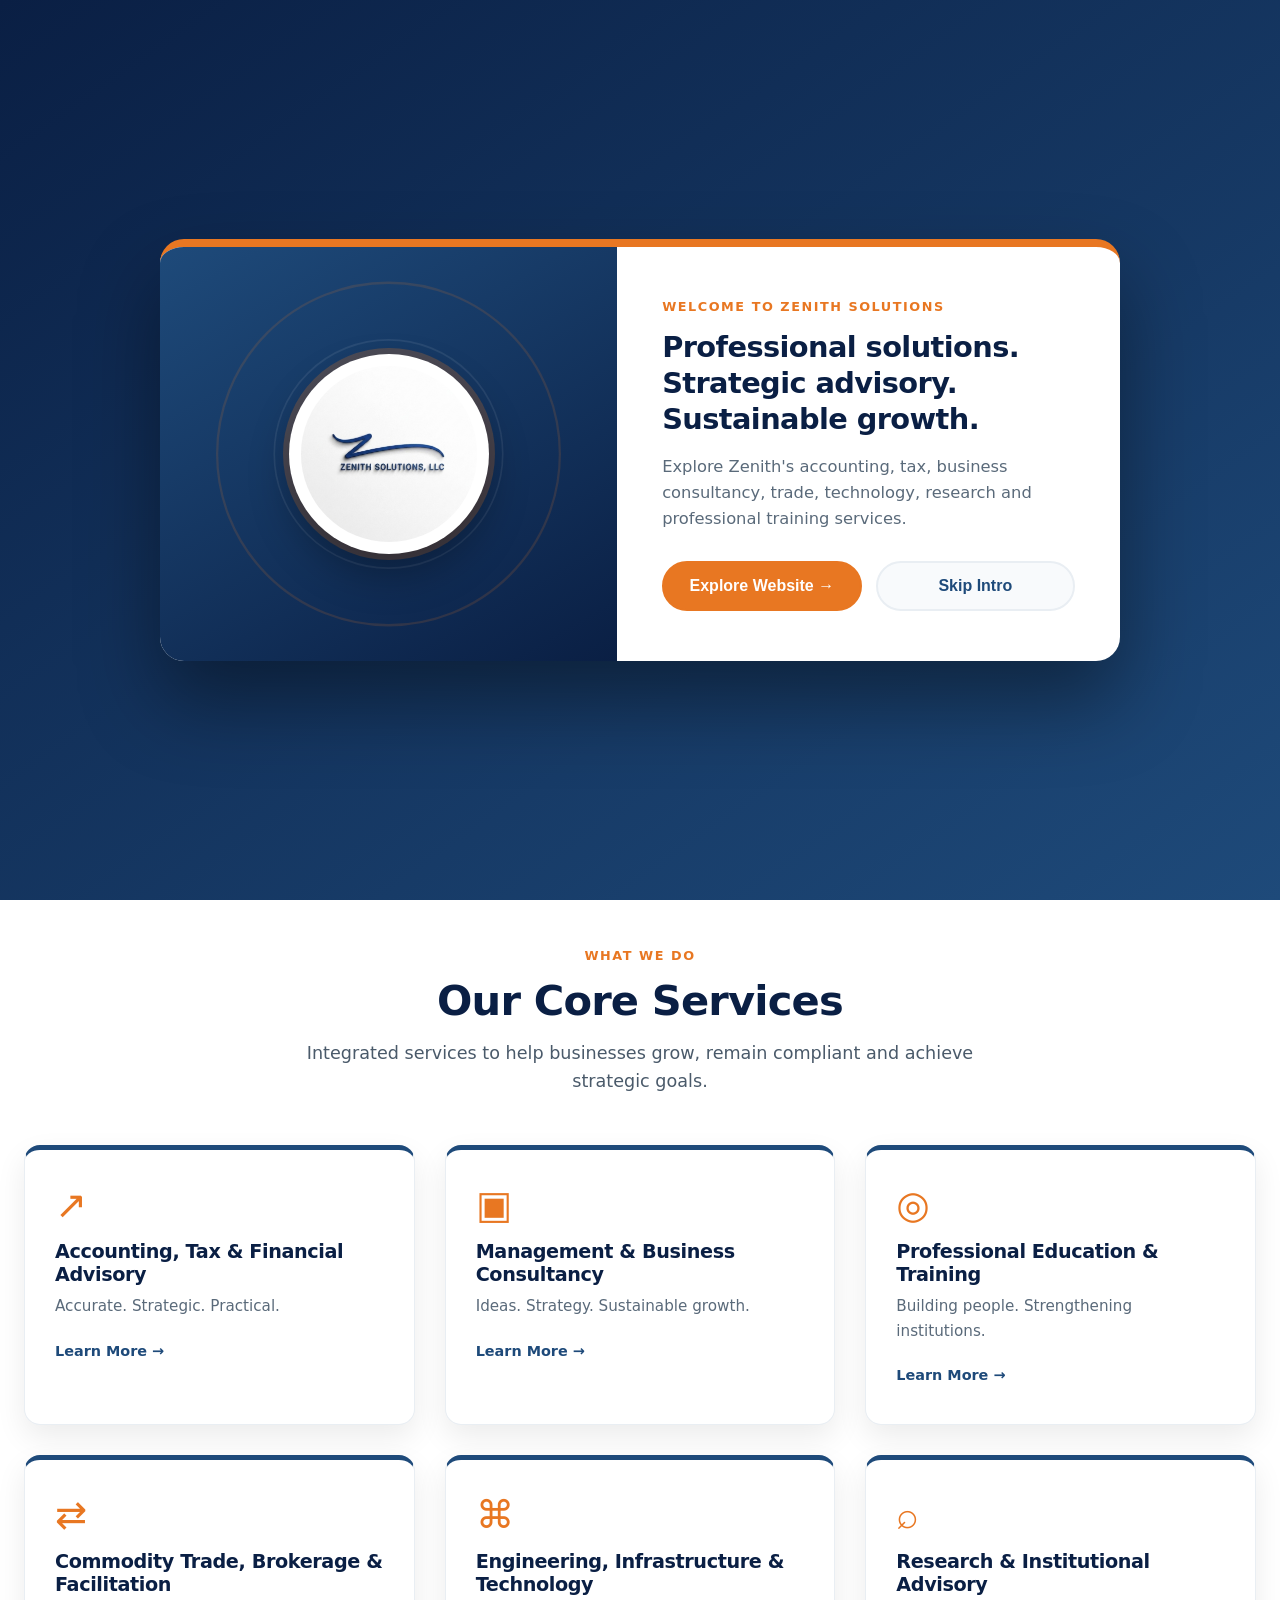
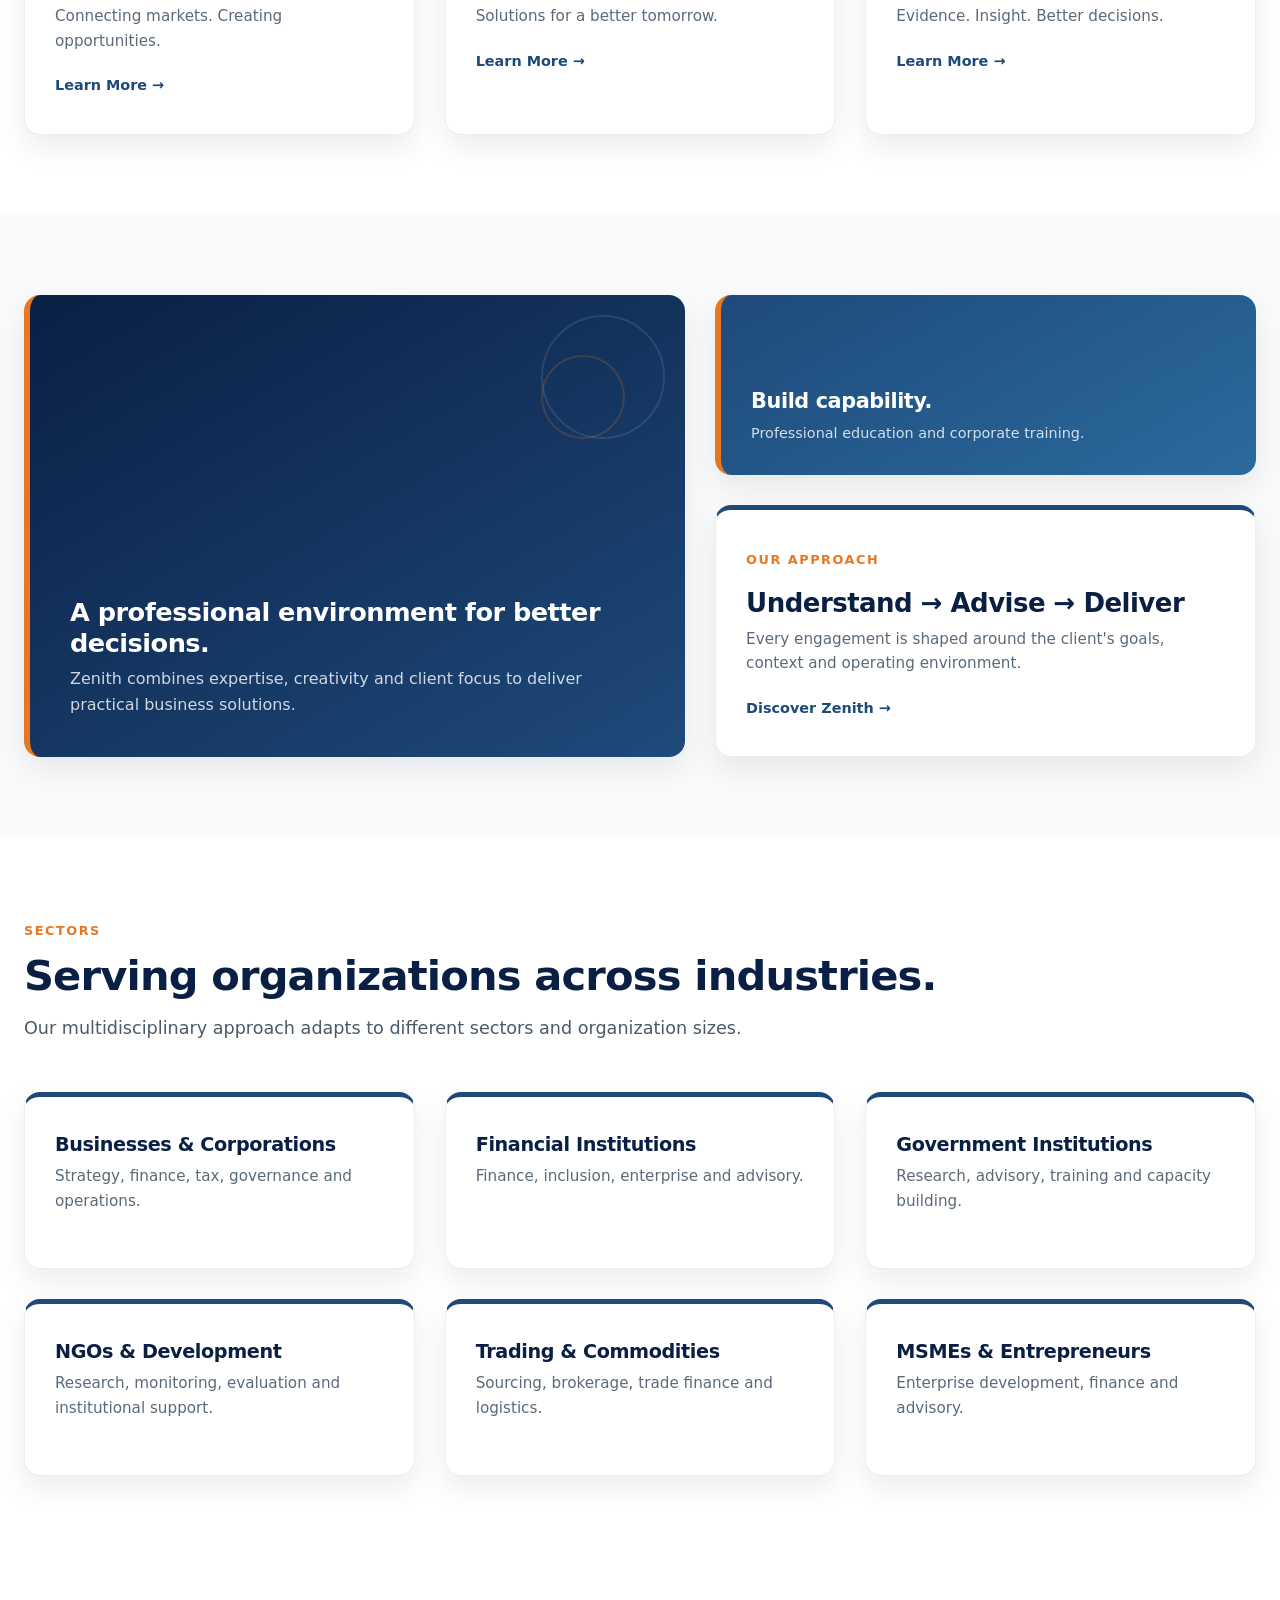
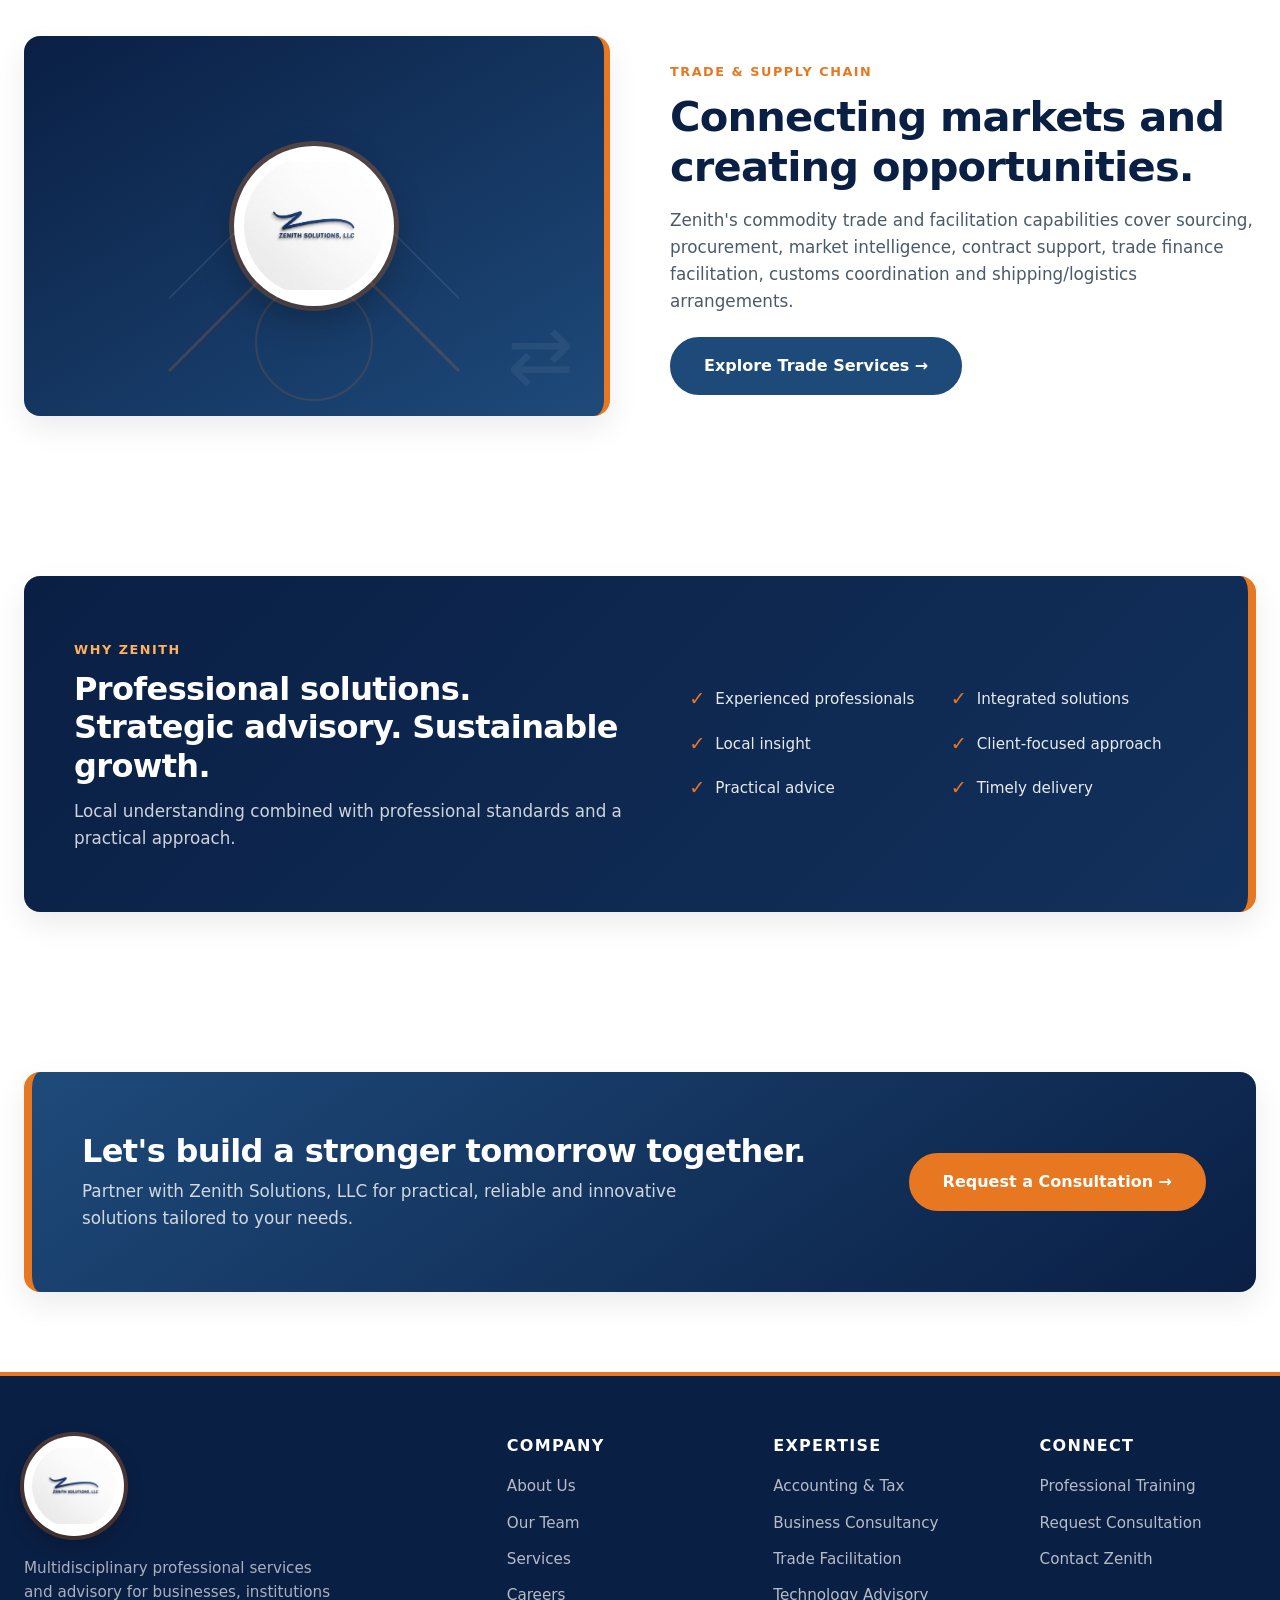
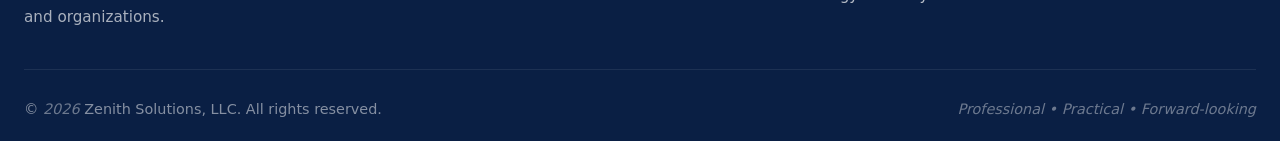
<file: index.html>
<!DOCTYPE html>
<html lang="en">
<head>
  <meta charset="UTF-8">
  <meta name="viewport" content="width=device-width, initial-scale=1.0">
  <meta name="description" content="Zenith Solutions, LLC — professional accounting, tax, business consultancy, trade, technology, research and training services in Liberia.">
  <title>Home | Zenith Solutions, LLC</title>
  <style>
    /* ---------- RESET & VARIABLES ---------- */
    * {
      margin: 0;
      padding: 0;
      box-sizing: border-box;
    }

    :root {
      --navy: #0A1F44;
      --blue: #1E4A7A;
      --blue-light: #2B6A9E;
      --orange: #E87722;
      --orange-soft: #F5A623;
      --white: #FFFFFF;
      --off-white: #F8FAFC;
      --gray-light: #E9EEF3;
      --gray-text: #2C3E50;
      --shadow: 0 12px 30px rgba(0, 0, 0, 0.08);
      --shadow-hover: 0 20px 40px rgba(0, 0, 0, 0.12);
      --radius: 16px;
      --radius-sm: 10px;
      --transition: all 0.25s ease;
    }

    body {
      font-family: system-ui, -apple-system, 'Segoe UI', Roboto, 'Helvetica Neue', sans-serif;
      background: var(--white);
      color: var(--gray-text);
      line-height: 1.6;
      -webkit-font-smoothing: antialiased;
      overflow-x: hidden;
    }

    .container {
      max-width: 1280px;
      margin: 0 auto;
      padding: 0 24px;
    }

    /* ---------- TYPOGRAPHY ---------- */
    h1, h2, h3, h4 {
      font-weight: 700;
      line-height: 1.2;
      letter-spacing: -0.02em;
      color: var(--navy);
    }

    h1 {
      font-size: clamp(2.2rem, 4.5vw, 3.4rem);
    }

    h2 {
      font-size: clamp(1.8rem, 3.5vw, 2.6rem);
      margin-bottom: 0.8rem;
    }

    h3 {
      font-size: 1.3rem;
      margin-bottom: 0.5rem;
    }

    p {
      color: #3a4a5a;
    }

    a {
      text-decoration: none;
      color: inherit;
      transition: var(--transition);
    }

    .kicker {
      display: inline-block;
      font-size: 0.8rem;
      font-weight: 700;
      text-transform: uppercase;
      letter-spacing: 0.12em;
      color: var(--orange);
      margin-bottom: 0.6rem;
    }

    /* ---------- BUTTONS ---------- */
    .btn {
      display: inline-flex;
      align-items: center;
      justify-content: center;
      gap: 8px;
      padding: 14px 32px;
      border-radius: 50px;
      font-weight: 600;
      font-size: 1rem;
      transition: var(--transition);
      cursor: pointer;
      border: 2px solid transparent;
      text-align: center;
      white-space: nowrap;
    }

    .btn-primary {
      background: var(--orange);
      color: var(--white);
      border-color: var(--orange);
    }

    .btn-primary:hover {
      background: #d4661a;
      border-color: #d4661a;
      transform: translateY(-2px);
      box-shadow: 0 8px 20px rgba(232, 119, 34, 0.3);
    }

    .btn-outline {
      background: transparent;
      color: var(--white);
      border-color: rgba(255, 255, 255, 0.6);
    }

    .btn-outline:hover {
      background: var(--white);
      color: var(--navy);
      border-color: var(--white);
      transform: translateY(-2px);
    }

    .btn-blue {
      background: var(--blue);
      color: var(--white);
      border-color: var(--blue);
    }

    .btn-blue:hover {
      background: var(--navy);
      border-color: var(--navy);
      transform: translateY(-2px);
      box-shadow: 0 8px 20px rgba(10, 31, 68, 0.25);
    }

    /* ---------- WELCOME OVERLAY ---------- */
    .welcome {
      position: fixed;
      inset: 0;
      z-index: 9999;
      background: linear-gradient(145deg, var(--navy) 0%, var(--blue) 100%);
      display: flex;
      align-items: center;
      justify-content: center;
      padding: 24px;
      transition: opacity 0.5s ease, visibility 0.5s ease;
      overflow-y: auto;
    }

    .welcome.hide {
      opacity: 0;
      visibility: hidden;
    }

    .welcome-card {
      background: var(--white);
      border-radius: 24px;
      max-width: 960px;
      width: 100%;
      display: grid;
      grid-template-columns: 1fr 1.1fr;
      overflow: hidden;
      box-shadow: 0 40px 80px rgba(0, 0, 0, 0.4);
      border-top: 8px solid var(--orange);
    }

    .welcome-photo {
      background: linear-gradient(150deg, var(--blue) 0%, var(--navy) 100%);
      min-height: 380px;
      position: relative;
      display: flex;
      align-items: center;
      justify-content: center;
      padding: 30px;
    }

    .welcome-photo::before {
      content: '';
      position: absolute;
      inset: 0;
      background: url("data:image/svg+xml,%3Csvg xmlns='http://www.w3.org/2000/svg' width='400' height='400' viewBox='0 0 400 400'%3E%3Ccircle cx='200' cy='200' r='150' fill='none' stroke='%23E87722' stroke-width='2' opacity='0.15'/%3E%3Ccircle cx='200' cy='200' r='100' fill='none' stroke='%23FFFFFF' stroke-width='1.5' opacity='0.08'/%3E%3Ccircle cx='200' cy='200' r='60' fill='none' stroke='%23E87722' stroke-width='3' opacity='0.1'/%3E%3C/svg%3E") center/cover no-repeat;
    }

    /* Circular logo showcase in welcome */
    .welcome-logo-circle {
      position: relative;
      z-index: 2;
      width: 200px;
      height: 200px;
      border-radius: 50%;
      background: var(--white);
      padding: 12px;
      box-shadow: 0 20px 40px rgba(0, 0, 0, 0.3), 0 0 0 6px rgba(232, 119, 34, 0.25);
      display: flex;
      align-items: center;
      justify-content: center;
      overflow: hidden;
    }

    .welcome-logo-circle img {
      width: 100%;
      height: 100%;
      object-fit: cover;
      border-radius: 50%;
      display: block;
    }

    .welcome-copy {
      padding: 50px 45px;
      display: flex;
      flex-direction: column;
      justify-content: center;
    }

    .welcome-copy .kicker {
      margin-bottom: 0.8rem;
    }

    .welcome-copy h2 {
      font-size: 1.8rem;
      margin-bottom: 1rem;
      line-height: 1.25;
    }

    .welcome-copy p {
      color: #5a6a7a;
      margin-bottom: 1.8rem;
      font-size: 1.02rem;
    }

    .welcome-actions {
      display: flex;
      gap: 14px;
      flex-wrap: wrap;
    }

    .welcome-actions .btn-primary {
      flex: 1;
      min-width: 160px;
    }

    .welcome-actions .btn-outline {
      color: var(--blue);
      border-color: var(--gray-light);
      background: var(--off-white);
      flex: 1;
      min-width: 140px;
    }

    .welcome-actions .btn-outline:hover {
      background: var(--blue);
      color: var(--white);
      border-color: var(--blue);
    }

    /* ---------- TOP BAR ---------- */
    .topbar {
      background: var(--navy);
      color: rgba(255, 255, 255, 0.8);
      font-size: 0.85rem;
      padding: 10px 0;
      border-bottom: 2px solid var(--orange);
    }

    .topbar .container {
      display: flex;
      justify-content: space-between;
      align-items: center;
      flex-wrap: wrap;
      gap: 12px;
    }

    .top-left {
      display: flex;
      gap: 28px;
      flex-wrap: wrap;
    }

    .top-left span {
      display: flex;
      align-items: center;
      gap: 6px;
    }

    .top-right {
      display: flex;
      gap: 18px;
      font-size: 1rem;
      color: rgba(255, 255, 255, 0.7);
    }

    .top-right span {
      cursor: pointer;
      transition: var(--transition);
    }

    .top-right span:hover {
      color: var(--orange);
    }

    /* ---------- NAVBAR — CIRCULAR LOGO ---------- */
    .navbar {
      background: var(--white);
      padding: 0.5rem 0;
      border-bottom: 1px solid var(--gray-light);
      position: sticky;
      top: 0;
      z-index: 100;
      box-shadow: 0 2px 10px rgba(0, 0, 0, 0.03);
    }

    .nav-inner {
      display: flex;
      align-items: center;
      justify-content: space-between;
      flex-wrap: wrap;
      gap: 16px;
    }

    /* Circular logo container */
    .logo-circle {
      display: flex;
      align-items: center;
      flex-shrink: 0;
      position: relative;
    }

    .logo-circle a {
      display: flex;
      align-items: center;
      justify-content: center;
      width: 76px;
      height: 76px;
      border-radius: 50%;
      background: var(--white);
      overflow: hidden;
      padding: 6px;
      box-shadow: 0 6px 18px rgba(10, 31, 68, 0.15), 0 0 0 3px var(--white), 0 0 0 5px rgba(232, 119, 34, 0.35);
      transition: var(--transition);
      position: relative;
      margin: -12px 0;
    }

    .logo-circle a::before {
      content: '';
      position: absolute;
      inset: 0;
      border-radius: 50%;
      background: linear-gradient(145deg, var(--blue) 0%, var(--navy) 100%);
      opacity: 0;
      transition: var(--transition);
    }

    .logo-circle a:hover {
      transform: translateY(-3px) scale(1.04);
      box-shadow: 0 12px 28px rgba(10, 31, 68, 0.25), 0 0 0 3px var(--white), 0 0 0 5px var(--orange);
    }

    .logo-circle a:hover::before {
      opacity: 0.05;
    }

    .logo-circle img {
      width: 100%;
      height: 100%;
      object-fit: contain;
      border-radius: 50%;
      display: block;
      position: relative;
      z-index: 2;
      transition: var(--transition);
    }

    .menu {
      display: none;
      background: none;
      border: 2px solid var(--gray-light);
      border-radius: 8px;
      padding: 8px 14px;
      font-size: 1.4rem;
      cursor: pointer;
      color: var(--navy);
      transition: var(--transition);
    }

    .menu:hover {
      background: var(--off-white);
      border-color: var(--blue);
    }

    .nav-links {
      display: flex;
      align-items: center;
      gap: 6px;
      flex-wrap: wrap;
    }

    .nav-links a {
      font-weight: 500;
      font-size: 0.94rem;
      color: var(--navy);
      padding: 8px 14px;
      border-radius: 30px;
      transition: var(--transition);
      position: relative;
    }

    .nav-links a:hover {
      color: var(--orange);
      background: rgba(232, 119, 34, 0.08);
    }

    .nav-links .nav-cta {
      background: var(--orange);
      color: var(--white) !important;
      padding: 10px 24px;
      font-weight: 600;
      margin-left: 6px;
    }

    .nav-links .nav-cta:hover {
      background: #d4661a !important;
      color: var(--white) !important;
      box-shadow: 0 6px 18px rgba(232, 119, 34, 0.3);
    }

    /* Mobile consult button */
    .mobile-consult {
      display: none;
      background: var(--orange);
      color: var(--white);
      text-align: center;
      padding: 14px;
      font-weight: 600;
      font-size: 1rem;
      border-bottom: 2px solid #d4661a;
    }

    .mobile-consult:hover {
      background: #d4661a;
    }

    /* ---------- HERO ---------- */
    .hero {
      background: linear-gradient(145deg, var(--navy) 0%, var(--blue) 100%);
      color: var(--white);
      padding: 80px 0 90px;
      position: relative;
      overflow: hidden;
    }

    .hero::before {
      content: '';
      position: absolute;
      top: -40%;
      right: -10%;
      width: 600px;
      height: 600px;
      background: radial-gradient(circle, rgba(232, 119, 34, 0.1) 0%, transparent 70%);
      border-radius: 50%;
      pointer-events: none;
    }

    .hero::after {
      content: '';
      position: absolute;
      bottom: -30%;
      left: -5%;
      width: 400px;
      height: 400px;
      background: radial-gradient(circle, rgba(255, 255, 255, 0.03) 0%, transparent 70%);
      border-radius: 50%;
      pointer-events: none;
    }

    .hero-grid {
      display: grid;
      grid-template-columns: 1.1fr 0.9fr;
      gap: 60px;
      align-items: center;
      position: relative;
      z-index: 2;
    }

    .hero h1 {
      color: var(--white);
      margin-bottom: 1.2rem;
    }

    .hero h1 span {
      color: var(--orange-soft);
      position: relative;
      display: inline-block;
    }

    .hero-copy {
      font-size: 1.1rem;
      color: rgba(255, 255, 255, 0.85);
      max-width: 580px;
      margin-bottom: 2rem;
    }

    .hero .actions {
      display: flex;
      gap: 16px;
      flex-wrap: wrap;
    }

    /* Hero visual — circular logo showcase */
    .hero-visual {
      position: relative;
      display: flex;
      justify-content: center;
      align-items: center;
    }

    .hero-logo-circle-wrap {
      position: relative;
      width: 300px;
      height: 300px;
      display: flex;
      align-items: center;
      justify-content: center;
    }

    .hero-logo-circle-wrap::before {
      content: '';
      position: absolute;
      inset: 0;
      border-radius: 50%;
      border: 2px dashed rgba(232, 119, 34, 0.3);
      animation: spin 30s linear infinite;
    }

    .hero-logo-circle-wrap::after {
      content: '';
      position: absolute;
      inset: 20px;
      border-radius: 50%;
      border: 1px solid rgba(255, 255, 255, 0.1);
    }

    @keyframes spin {
      from { transform: rotate(0deg); }
      to { transform: rotate(360deg); }
    }

    .hero-logo-circle {
      width: 230px;
      height: 230px;
      border-radius: 50%;
      background: var(--white);
      padding: 14px;
      box-shadow: 0 30px 60px rgba(0, 0, 0, 0.4), 0 0 0 6px rgba(255, 255, 255, 0.1), 0 0 0 12px rgba(232, 119, 34, 0.2);
      display: flex;
      align-items: center;
      justify-content: center;
      transition: var(--transition);
      position: relative;
      z-index: 2;
    }

    .hero-logo-circle:hover {
      transform: scale(1.04);
      box-shadow: 0 40px 70px rgba(0, 0, 0, 0.45), 0 0 0 6px rgba(255, 255, 255, 0.15), 0 0 0 12px rgba(232, 119, 34, 0.35);
    }

    .hero-logo-circle img {
      width: 100%;
      height: 100%;
      object-fit: contain;
      border-radius: 50%;
      display: block;
    }

    .hero-pill {
      position: absolute;
      background: var(--white);
      color: var(--navy);
      padding: 14px 22px;
      border-radius: 60px;
      box-shadow: 0 20px 30px rgba(0, 0, 0, 0.2);
      display: flex;
      flex-direction: column;
      gap: 2px;
      font-size: 0.85rem;
      border-left: 5px solid var(--orange);
      transition: var(--transition);
      z-index: 5;
    }

    .hero-pill strong {
      font-size: 0.95rem;
      color: var(--navy);
    }

    .hero-pill span {
      color: #5a6a7a;
    }

    .pill-one {
      bottom: -5px;
      left: -20px;
      animation: float 5s ease-in-out infinite;
    }

    .pill-two {
      top: -5px;
      right: -20px;
      animation: float 6s ease-in-out infinite reverse;
    }

    @keyframes float {
      0%, 100% { transform: translateY(0); }
      50% { transform: translateY(-12px); }
    }

    /* ---------- REVEAL ANIMATION ---------- */
    .reveal {
      opacity: 0;
      transform: translateY(30px);
      transition: opacity 0.7s ease, transform 0.7s ease;
    }

    .reveal.visible {
      opacity: 1;
      transform: translateY(0);
    }

    /* ---------- TRUST BAR ---------- */
    .trust {
      background: var(--off-white);
      padding: 40px 0;
      border-bottom: 3px solid var(--orange);
    }

    .trust-grid {
      display: grid;
      grid-template-columns: repeat(4, 1fr);
      gap: 30px;
      text-align: center;
    }

    .trust-item strong {
      display: block;
      font-size: 1.1rem;
      color: var(--navy);
      font-weight: 700;
      margin-bottom: 4px;
    }

    .trust-item span {
      font-size: 0.9rem;
      color: #5a6a7a;
    }

    .trust-item {
      padding: 10px;
      border-right: 1px solid var(--gray-light);
    }

    .trust-item:last-child {
      border-right: none;
    }

    /* ---------- SECTIONS ---------- */
    .section {
      padding: 80px 0;
    }

    .section.soft {
      background: var(--off-white);
    }

    .section-head {
      margin-bottom: 50px;
    }

    .section-head.center {
      text-align: center;
      max-width: 700px;
      margin-left: auto;
      margin-right: auto;
    }

    .section-head p {
      font-size: 1.1rem;
      color: #4a5a6a;
    }

    /* ---------- CARDS GRID ---------- */
    .grid3 {
      display: grid;
      grid-template-columns: repeat(auto-fit, minmax(300px, 1fr));
      gap: 30px;
    }

    .card {
      background: var(--white);
      border-radius: var(--radius);
      padding: 36px 30px;
      box-shadow: var(--shadow);
      transition: var(--transition);
      border: 1px solid var(--gray-light);
      border-top: 5px solid var(--blue);
      position: relative;
      overflow: hidden;
    }

    .card:hover {
      transform: translateY(-8px);
      box-shadow: var(--shadow-hover);
      border-top-color: var(--orange);
    }

    .card .icon {
      font-size: 2.4rem;
      color: var(--orange);
      margin-bottom: 1rem;
      font-weight: 300;
      line-height: 1;
    }

    .card h3 {
      font-size: 1.2rem;
      margin-bottom: 0.5rem;
    }

    .card p {
      color: #5a6a7a;
      margin-bottom: 1.2rem;
      font-size: 0.95rem;
    }

    .more {
      font-weight: 600;
      color: var(--blue);
      font-size: 0.9rem;
      display: inline-flex;
      align-items: center;
      gap: 4px;
      transition: var(--transition);
    }

    .more:hover {
      color: var(--orange);
      gap: 8px;
    }

    /* ---------- PHOTO MOSAIC ---------- */
    .photo-mosaic {
      display: grid;
      grid-template-columns: 1.1fr 0.9fr;
      gap: 30px;
      align-items: stretch;
    }

    .photo-large {
      background: linear-gradient(150deg, var(--navy) 0%, var(--blue) 100%);
      border-radius: var(--radius);
      min-height: 420px;
      display: flex;
      align-items: flex-end;
      padding: 40px;
      box-shadow: var(--shadow);
      border-left: 6px solid var(--orange);
      position: relative;
      overflow: hidden;
    }

    .photo-large::before {
      content: '';
      position: absolute;
      top: 20px;
      right: 20px;
      width: 120px;
      height: 120px;
      border: 2px solid rgba(255, 255, 255, 0.1);
      border-radius: 50%;
    }

    .photo-large::after {
      content: '';
      position: absolute;
      top: 60px;
      right: 60px;
      width: 80px;
      height: 80px;
      border: 2px solid rgba(232, 119, 34, 0.2);
      border-radius: 50%;
    }

    .photo-caption {
      position: relative;
      z-index: 2;
    }

    .photo-caption h3 {
      color: var(--white);
      font-size: 1.6rem;
      margin-bottom: 0.5rem;
    }

    .photo-caption p {
      color: rgba(255, 255, 255, 0.8);
      font-size: 1rem;
    }

    .photo-column {
      display: flex;
      flex-direction: column;
      gap: 30px;
    }

    .photo-small {
      background: linear-gradient(150deg, var(--blue) 0%, var(--blue-light) 100%);
      border-radius: var(--radius);
      min-height: 180px;
      display: flex;
      align-items: flex-end;
      padding: 30px;
      box-shadow: var(--shadow);
      border-left: 6px solid var(--orange);
    }

    .photo-small .photo-caption h3 {
      font-size: 1.3rem;
    }

    .photo-small .photo-caption p {
      font-size: 0.9rem;
    }

    /* ---------- TRADE FEATURE ---------- */
    .trade-feature {
      display: grid;
      grid-template-columns: 1fr 1fr;
      gap: 60px;
      align-items: center;
    }

    .trade-photo {
      background: linear-gradient(150deg, var(--navy) 0%, var(--blue) 100%);
      border-radius: var(--radius);
      min-height: 380px;
      box-shadow: var(--shadow);
      border-right: 6px solid var(--orange);
      position: relative;
      overflow: hidden;
      display: flex;
      align-items: center;
      justify-content: center;
    }

    .trade-photo::before {
      content: '';
      position: absolute;
      inset: 0;
      background: url("data:image/svg+xml,%3Csvg xmlns='http://www.w3.org/2000/svg' width='400' height='400' viewBox='0 0 400 400'%3E%3Cpath d='M100 300 L200 200 L300 300' fill='none' stroke='%23E87722' stroke-width='2' opacity='0.2'/%3E%3Cpath d='M100 250 L200 150 L300 250' fill='none' stroke='%23FFFFFF' stroke-width='1' opacity='0.1'/%3E%3Ccircle cx='200' cy='280' r='40' fill='none' stroke='%23E87722' stroke-width='1.5' opacity='0.15'/%3E%3C/svg%3E") center/cover no-repeat;
    }

    .trade-photo::after {
      content: '⇄';
      font-size: 5rem;
      color: rgba(255, 255, 255, 0.06);
      position: absolute;
      bottom: 20px;
      right: 30px;
      line-height: 1;
    }

    /* Trade circular logo mark */
    .trade-logo-circle {
      position: relative;
      z-index: 2;
      width: 160px;
      height: 160px;
      border-radius: 50%;
      background: var(--white);
      padding: 10px;
      box-shadow: 0 15px 35px rgba(0, 0, 0, 0.25), 0 0 0 5px rgba(232, 119, 34, 0.3);
      display: flex;
      align-items: center;
      justify-content: center;
      transition: var(--transition);
    }

    .trade-logo-circle:hover {
      transform: scale(1.05);
    }

    .trade-logo-circle img {
      width: 100%;
      height: 100%;
      object-fit: contain;
      border-radius: 50%;
      display: block;
    }

    .trade-feature h2 {
      margin-bottom: 1rem;
    }

    .trade-feature p {
      font-size: 1.05rem;
      color: #4a5a6a;
    }

    /* ---------- FEATURE STRIP ---------- */
    .feature-strip {
      background: linear-gradient(135deg, var(--navy) 0%, #12315c 100%);
      color: var(--white);
      padding: 60px 50px;
      border-radius: var(--radius);
      display: grid;
      grid-template-columns: 1fr 0.9fr;
      gap: 50px;
      align-items: center;
      box-shadow: var(--shadow);
      border-right: 8px solid var(--orange);
    }

    .feature-strip h2 {
      color: var(--white);
      font-size: 2rem;
      margin-bottom: 0.8rem;
    }

    .feature-strip p {
      color: rgba(255, 255, 255, 0.8);
      font-size: 1.05rem;
    }

    .feature-list {
      display: grid;
      grid-template-columns: 1fr 1fr;
      gap: 14px;
    }

    .feature-list div {
      color: rgba(255, 255, 255, 0.9);
      font-weight: 500;
      display: flex;
      align-items: center;
      gap: 10px;
      font-size: 0.95rem;
    }

    .feature-list div::before {
      content: '✓';
      color: var(--orange);
      font-weight: 700;
      font-size: 1.2rem;
    }

    /* ---------- CTA ---------- */
    .cta {
      background: linear-gradient(145deg, var(--blue) 0%, var(--navy) 100%);
      padding: 60px 50px;
      border-radius: var(--radius);
      display: flex;
      justify-content: space-between;
      align-items: center;
      gap: 40px;
      flex-wrap: wrap;
      box-shadow: var(--shadow);
      border-left: 8px solid var(--orange);
    }

    .cta h2 {
      color: var(--white);
      font-size: 2rem;
      margin-bottom: 0.5rem;
    }

    .cta p {
      color: rgba(255, 255, 255, 0.8);
      font-size: 1.05rem;
      max-width: 600px;
    }

    /* ---------- FOOTER ---------- */
    .footer {
      background: var(--navy);
      color: rgba(255, 255, 255, 0.75);
      padding: 60px 0 20px;
      border-top: 4px solid var(--orange);
    }

    .footer-grid {
      display: grid;
      grid-template-columns: 2fr 1fr 1fr 1fr;
      gap: 50px;
      padding-bottom: 40px;
      border-bottom: 1px solid rgba(255, 255, 255, 0.08);
    }

    /* Footer circular logo */
    .footer-logo-circle {
      width: 100px;
      height: 100px;
      border-radius: 50%;
      background: var(--white);
      padding: 8px;
      display: flex;
      align-items: center;
      justify-content: center;
      margin-bottom: 20px;
      box-shadow: 0 8px 20px rgba(0, 0, 0, 0.25), 0 0 0 4px rgba(232, 119, 34, 0.3);
      transition: var(--transition);
    }

    .footer-logo-circle:hover {
      transform: scale(1.05);
    }

    .footer-logo-circle img {
      width: 100%;
      height: 100%;
      object-fit: contain;
      border-radius: 50%;
      display: block;
    }

    .footer p {
      color: rgba(255, 255, 255, 0.65);
      font-size: 0.95rem;
      max-width: 320px;
    }

    .footer h3 {
      color: var(--white);
      font-size: 1rem;
      text-transform: uppercase;
      letter-spacing: 0.08em;
      margin-bottom: 1.2rem;
      font-weight: 700;
    }

    .footer a {
      display: block;
      color: rgba(255, 255, 255, 0.7);
      margin-bottom: 12px;
      font-size: 0.95rem;
      transition: var(--transition);
    }

    .footer a:hover {
      color: var(--orange);
      transform: translateX(4px);
    }

    .copyright {
      padding-top: 28px;
      display: flex;
      justify-content: space-between;
      align-items: center;
      flex-wrap: wrap;
      gap: 12px;
      color: rgba(255, 255, 255, 0.5);
      font-size: 0.9rem;
    }

    .copyright span:last-child {
      color: rgba(255, 255, 255, 0.4);
      font-style: italic;
    }

    /* ---------- RESPONSIVE ---------- */
    @media (max-width: 1024px) {
      .hero-grid {
        grid-template-columns: 1fr;
        text-align: center;
      }

      .hero-copy {
        margin-left: auto;
        margin-right: auto;
      }

      .hero .actions {
        justify-content: center;
      }

      .hero-visual {
        margin-top: 40px;
      }

      .photo-mosaic {
        grid-template-columns: 1fr;
      }

      .trade-feature {
        grid-template-columns: 1fr;
        gap: 40px;
      }

      .feature-strip {
        grid-template-columns: 1fr;
        padding: 40px 30px;
      }

      .cta {
        flex-direction: column;
        text-align: center;
        padding: 40px 30px;
      }

      .footer-grid {
        grid-template-columns: 1fr 1fr;
      }

      .welcome-card {
        grid-template-columns: 1fr;
        max-width: 500px;
      }

      .welcome-photo {
        min-height: 240px;
      }

      .welcome-copy {
        padding: 40px 32px;
      }
    }

    @media (max-width: 768px) {
      .topbar .container {
        flex-direction: column;
        text-align: center;
      }

      .top-left {
        justify-content: center;
        gap: 16px;
      }

      .top-right {
        justify-content: center;
      }

      .menu {
        display: block;
      }

      .nav-links {
        display: none;
        width: 100%;
        flex-direction: column;
        align-items: stretch;
        padding: 16px 0 8px;
        gap: 4px;
      }

      .nav-links.active {
        display: flex;
      }

      .nav-links a {
        padding: 12px 16px;
        border-radius: 10px;
        text-align: center;
      }

      .nav-links .nav-cta {
        margin-left: 0;
        margin-top: 6px;
      }

      .mobile-consult {
        display: block;
      }

      .trust-grid {
        grid-template-columns: 1fr 1fr;
        gap: 20px;
      }

      .trust-item {
        border-right: none;
        border-bottom: 1px solid var(--gray-light);
        padding-bottom: 16px;
      }

      .trust-item:nth-child(3),
      .trust-item:nth-child(4) {
        border-bottom: none;
      }

      .grid3 {
        grid-template-columns: 1fr;
      }

      .feature-list {
        grid-template-columns: 1fr;
      }

      .footer-grid {
        grid-template-columns: 1fr;
        gap: 30px;
      }

      .copyright {
        flex-direction: column;
        text-align: center;
      }

      .hero-pill {
        display: none;
      }

      /* Smaller circle on mobile navbar */
      .logo-circle a {
        width: 62px;
        height: 62px;
        padding: 5px;
        margin: -8px 0;
      }

      .hero-logo-circle-wrap {
        width: 240px;
        height: 240px;
      }

      .hero-logo-circle {
        width: 180px;
        height: 180px;
        padding: 12px;
      }

      .welcome-logo-circle {
        width: 150px;
        height: 150px;
        padding: 10px;
      }

      .welcome-copy h2 {
        font-size: 1.5rem;
      }
    }

    @media (max-width: 480px) {
      .container {
        padding: 0 16px;
      }

      .section {
        padding: 50px 0;
      }

      .logo-circle a {
        width: 52px;
        height: 52px;
        padding: 4px;
        margin: -6px 0;
      }

      .hero-logo-circle-wrap {
        width: 200px;
        height: 200px;
      }

      .hero-logo-circle {
        width: 150px;
        height: 150px;
        padding: 10px;
        box-shadow: 0 20px 40px rgba(0, 0, 0, 0.35), 0 0 0 4px rgba(255, 255, 255, 0.1), 0 0 0 8px rgba(232, 119, 34, 0.2);
      }

      .photo-large {
        min-height: 320px;
        padding: 28px;
      }

      .photo-small {
        min-height: 140px;
        padding: 22px;
      }

      .trade-photo {
        min-height: 260px;
      }

      .trade-logo-circle {
        width: 120px;
        height: 120px;
      }

      .feature-strip {
        padding: 30px 22px;
      }

      .cta {
        padding: 30px 22px;
      }

      .trust-grid {
        grid-template-columns: 1fr;
      }

      .trust-item {
        border-bottom: 1px solid var(--gray-light);
        padding-bottom: 16px;
      }

      .trust-item:last-child {
        border-bottom: none;
      }

      .welcome-logo-circle {
        width: 120px;
        height: 120px;
        padding: 8px;
      }

      .welcome-copy {
        padding: 30px 22px;
      }

      .welcome-actions {
        flex-direction: column;
      }

      .welcome-actions .btn-primary,
      .welcome-actions .btn-outline {
        width: 100%;
        flex: none;
      }

      .footer-logo-circle {
        width: 80px;
        height: 80px;
      }
    }

    /* Reduce motion preference */
    @media (prefers-reduced-motion: reduce) {
      * {
        animation-duration: 0.01ms !important;
        animation-iteration-count: 1 !important;
        transition-duration: 0.01ms !important;
      }

      .reveal {
        opacity: 1;
        transform: none;
      }

      .hero-logo-circle-wrap::before {
        animation: none;
      }
    }
  

/* ===== ZENITH CONSULTATION UPGRADE — ADDITIVE ONLY ===== */
.zs-consult-overlay{position:fixed;inset:0;background:rgba(6,31,62,.72);backdrop-filter:blur(7px);-webkit-backdrop-filter:blur(7px);display:flex;align-items:center;justify-content:center;padding:22px;z-index:9999;opacity:0;visibility:hidden;transition:opacity .25s ease,visibility .25s ease}
.zs-consult-overlay.is-open{opacity:1;visibility:visible}
.zs-consult-modal{width:min(960px,100%);max-height:min(90vh,820px);overflow:auto;background:#fff;border-radius:24px;box-shadow:0 30px 90px rgba(6,31,62,.35);border:1px solid rgba(255,255,255,.45);transform:translateY(18px) scale(.98);transition:transform .28s ease;position:relative}
.zs-consult-overlay.is-open .zs-consult-modal{transform:none}
.zs-consult-top{display:flex;justify-content:space-between;align-items:flex-start;gap:20px;padding:28px 32px 20px;background:linear-gradient(135deg,#061f3e 0%,#0b4d9c 100%);color:#fff}
.zs-consult-brand{display:flex;align-items:center;gap:14px}.zs-consult-brand img{width:54px;height:54px;object-fit:contain;border-radius:50%;background:#fff;padding:4px}.zs-consult-kicker{display:block;color:#ff9d31;font-size:10px;font-weight:900;letter-spacing:.15em;text-transform:uppercase;margin-bottom:4px}.zs-consult-top h2{color:#fff;margin:0;font-size:clamp(26px,4vw,38px)}
.zs-consult-close{width:42px;height:42px;border:1px solid rgba(255,255,255,.25);border-radius:50%;background:rgba(255,255,255,.1);color:#fff;font-size:24px;line-height:1;cursor:pointer;display:grid;place-items:center;transition:.2s;flex:0 0 auto}.zs-consult-close:hover{background:#ff8611;transform:rotate(4deg)}
.zs-consult-body{display:grid;grid-template-columns:.78fr 1.22fr;gap:0}.zs-consult-side{padding:30px;background:#f5f9fe;border-right:1px solid #e1eaf4}.zs-consult-side h3{font-size:20px;margin:0 0 8px;color:#061f3e}.zs-consult-side>p{font-size:14px;color:#526579;line-height:1.65;margin-bottom:22px}.zs-consult-steps{display:grid;gap:13px}.zs-consult-step{display:flex;gap:12px;align-items:flex-start}.zs-consult-step-num{width:30px;height:30px;border-radius:50%;background:#eaf3ff;color:#0b4d9c;display:grid;place-items:center;font-weight:900;font-size:12px;flex:0 0 auto}.zs-consult-step strong{display:block;color:#0b2343;font-size:13px;margin-bottom:2px}.zs-consult-step span{display:block;color:#6a7a8a;font-size:12px;line-height:1.45}.zs-consult-note{margin-top:24px;padding:14px 15px;border-left:4px solid #ff8611;background:#fff7ed;border-radius:9px;color:#5e4b39;font-size:12px;line-height:1.55}
.zs-consult-form{padding:30px 32px}.zs-consult-form h3{margin:0 0 4px;color:#061f3e;font-size:21px}.zs-consult-form .zs-help{margin:0 0 20px;color:#6a7a8a;font-size:13px}.zs-form-grid{display:grid;grid-template-columns:1fr 1fr;gap:15px}.zs-field{display:flex;flex-direction:column;gap:6px}.zs-field.full{grid-column:1/-1}.zs-field label{font-size:12px;font-weight:800;color:#0b2343}.zs-field input,.zs-field select,.zs-field textarea{width:100%;margin:0;padding:12px 13px;border:1px solid #cbd8e7;border-radius:10px;background:#fff;color:#0b2343;font:inherit;outline:none;transition:.2s}.zs-field input:focus,.zs-field select:focus,.zs-field textarea:focus{border-color:#0b4d9c;box-shadow:0 0 0 4px rgba(11,77,156,.08)}.zs-field textarea{min-height:100px;resize:vertical}.zs-required{color:#ff8611}.zs-consult-actions{display:flex;align-items:center;justify-content:space-between;gap:15px;margin-top:20px;flex-wrap:wrap}.zs-consult-submit{border:0!important;min-width:210px}.zs-consult-privacy{font-size:11px;color:#7a8896;max-width:390px;line-height:1.5}.zs-consult-success{display:none;margin-top:15px;padding:13px 15px;border-left:4px solid #0b4d9c;background:#eef6ff;border-radius:8px;color:#0b2343;font-size:13px;line-height:1.5}.zs-consult-success.show{display:block}
@media(max-width:760px){.zs-consult-overlay{padding:10px}.zs-consult-modal{max-height:94vh;border-radius:18px}.zs-consult-top{padding:22px 20px 17px}.zs-consult-brand img{width:46px;height:46px}.zs-consult-body{grid-template-columns:1fr}.zs-consult-side{display:none}.zs-consult-form{padding:22px 20px}.zs-form-grid{grid-template-columns:1fr}.zs-field.full{grid-column:auto}.zs-consult-actions{align-items:stretch}.zs-consult-submit{width:100%}.zs-consult-privacy{max-width:none}.zs-consult-close{width:38px;height:38px;font-size:21px}}

</style>
</head>
<body>

<!-- WELCOME OVERLAY -->
<div class="welcome" id="welcome">
  <div class="welcome-card">
    <div class="welcome-photo">
      <div class="welcome-logo-circle">
        <img src="zenith-logo.jpg" alt="Zenith Solutions, LLC">
      </div>
    </div>
    <div class="welcome-copy">
      <span class="kicker">Welcome to Zenith Solutions</span>
      <h2>Professional solutions. Strategic advisory. Sustainable growth.</h2>
      <p>Explore Zenith's accounting, tax, business consultancy, trade, technology, research and professional training services.</p>
      <div class="welcome-actions">
        <button class="btn btn-primary" data-enter>Explore Website →</button>
        <button class="btn btn-outline" data-skip>Skip Intro</button>
      </div>
    </div>
  </div>
</div>

<!-- TOP BAR -->
<div class="topbar">
  <div class="container">
    <div class="top-left">
      <span>⌖ Congo Town, Monrovia, Liberia</span>
      <span>☎ +231 77 123 4567</span>
      <span>✉ info@zenithsolutionslr.com</span>
    </div>
    <div class="top-right">
      <span>●</span>
      <span>in</span>
      <span>◎</span>
    </div>
  </div>
</div>

<!-- NAVBAR WITH CIRCULAR LOGO -->
<header class="navbar">
  <div class="container nav-inner">
    <div class="logo-circle">
      <a href="index.html" aria-label="Zenith Solutions Home">
        <img src="zenith-logo.jpg" alt="Zenith Solutions, LLC">
      </a>
    </div>
    <button class="menu" aria-label="Open navigation" id="menuToggle">☰</button>
    <nav class="nav-links" id="navLinks">
      <a href="index.html">Home</a>
      <a href="about.html">About Us</a>
      <a href="services.html">Our Services</a>
      <a href="training.html">Training</a>
      <a href="team.html">Our Team</a>
      <a href="careers.html">Careers</a>
      <a href="insights.html">Insights</a>
      <a href="contact.html">Contact</a>
      <a class="nav-cta" href="contact.html">Request a Consultation</a>
    </nav>
  </div>
</header>

<!-- Mobile consult button -->
<a class="mobile-consult" href="contact.html">Request Consultation →</a>

<!-- HERO -->
<section class="hero">
  <div class="container hero-grid">
    <div class="reveal">
      <span class="eyebrow">Your partner for professional solutions</span>
      <h1>Professional solutions for a <span>stronger Liberia.</span></h1>
      <p class="hero-copy">Zenith Solutions, LLC provides integrated accounting, tax, financial advisory, business consultancy, trade facilitation, technical advisory and professional training services.</p>
      <div class="actions">
        <a class="btn btn-primary" href="services.html">Our Services →</a>
        <a class="btn btn-outline" href="contact.html">Contact Us</a>
      </div>
    </div>
    <div class="hero-visual reveal">
      <div class="hero-logo-circle-wrap">
        <div class="hero-logo-circle">
          <img src="zenith-logo.jpg" alt="Zenith Solutions, LLC — Professional Services & Advisory">
        </div>
      </div>
      <div class="hero-pill pill-one">
        <strong>Professional expertise</strong>
        <span>Across multiple disciplines.</span>
      </div>
      <div class="hero-pill pill-two">
        <strong>Client-focused solutions</strong>
        <span>Built around real needs.</span>
      </div>
    </div>
  </div>
</section>

<!-- TRUST BAR -->
<section class="trust">
  <div class="container trust-grid">
    <div class="trust-item">
      <strong>Professional Expertise</strong>
      <span>Experienced professionals</span>
    </div>
    <div class="trust-item">
      <strong>Client Focused</strong>
      <span>Solutions built around needs</span>
    </div>
    <div class="trust-item">
      <strong>Local Knowledge</strong>
      <span>Global standards</span>
    </div>
    <div class="trust-item">
      <strong>Trusted Partner</strong>
      <span>Professional delivery</span>
    </div>
  </div>
</section>

<!-- CORE SERVICES -->
<section class="section">
  <div class="container">
    <div class="section-head center reveal">
      <span class="kicker">What we do</span>
      <h2>Our Core Services</h2>
      <p>Integrated services to help businesses grow, remain compliant and achieve strategic goals.</p>
    </div>
    <div class="grid3">
      <div class="card reveal">
        <div class="icon">↗</div>
        <h3>Accounting, Tax & Financial Advisory</h3>
        <p>Accurate. Strategic. Practical.</p>
        <a class="more" href="services.html#accounting">Learn More →</a>
      </div>
      <div class="card reveal">
        <div class="icon">▣</div>
        <h3>Management & Business Consultancy</h3>
        <p>Ideas. Strategy. Sustainable growth.</p>
        <a class="more" href="services.html#consulting">Learn More →</a>
      </div>
      <div class="card reveal">
        <div class="icon">◎</div>
        <h3>Professional Education & Training</h3>
        <p>Building people. Strengthening institutions.</p>
        <a class="more" href="training.html">Learn More →</a>
      </div>
      <div class="card reveal">
        <div class="icon">⇄</div>
        <h3>Commodity Trade, Brokerage & Facilitation</h3>
        <p>Connecting markets. Creating opportunities.</p>
        <a class="more" href="services.html#trade">Learn More →</a>
      </div>
      <div class="card reveal">
        <div class="icon">⌘</div>
        <h3>Engineering, Infrastructure & Technology</h3>
        <p>Solutions for a better tomorrow.</p>
        <a class="more" href="services.html#technology">Learn More →</a>
      </div>
      <div class="card reveal">
        <div class="icon">⌕</div>
        <h3>Research & Institutional Advisory</h3>
        <p>Evidence. Insight. Better decisions.</p>
        <a class="more" href="services.html#research">Learn More →</a>
      </div>
    </div>
  </div>
</section>

<!-- PHOTO MOSAIC -->
<section class="section soft">
  <div class="container photo-mosaic reveal">
    <div class="photo-large">
      <div class="photo-caption">
        <h3>A professional environment for better decisions.</h3>
        <p>Zenith combines expertise, creativity and client focus to deliver practical business solutions.</p>
      </div>
    </div>
    <div class="photo-column">
      <div class="photo-small">
        <div class="photo-caption">
          <h3>Build capability.</h3>
          <p>Professional education and corporate training.</p>
        </div>
      </div>
      <div class="card">
        <span class="kicker">Our approach</span>
        <h3 style="font-size:26px;margin:8px 0">Understand → Advise → Deliver</h3>
        <p>Every engagement is shaped around the client's goals, context and operating environment.</p>
        <a class="more" href="about.html">Discover Zenith →</a>
      </div>
    </div>
  </div>
</section>

<!-- SECTORS -->
<section class="section">
  <div class="container">
    <div class="section-head reveal">
      <span class="kicker">Sectors</span>
      <h2>Serving organizations across industries.</h2>
      <p>Our multidisciplinary approach adapts to different sectors and organization sizes.</p>
    </div>
    <div class="grid3">
      <div class="card reveal">
        <h3>Businesses & Corporations</h3>
        <p>Strategy, finance, tax, governance and operations.</p>
      </div>
      <div class="card reveal">
        <h3>Financial Institutions</h3>
        <p>Finance, inclusion, enterprise and advisory.</p>
      </div>
      <div class="card reveal">
        <h3>Government Institutions</h3>
        <p>Research, advisory, training and capacity building.</p>
      </div>
      <div class="card reveal">
        <h3>NGOs & Development</h3>
        <p>Research, monitoring, evaluation and institutional support.</p>
      </div>
      <div class="card reveal">
        <h3>Trading & Commodities</h3>
        <p>Sourcing, brokerage, trade finance and logistics.</p>
      </div>
      <div class="card reveal">
        <h3>MSMEs & Entrepreneurs</h3>
        <p>Enterprise development, finance and advisory.</p>
      </div>
    </div>
  </div>
</section>

<!-- TRADE FEATURE -->
<section class="section">
  <div class="container trade-feature reveal">
    <div class="trade-photo">
      <div class="trade-logo-circle">
        <img src="zenith-logo.jpg" alt="Zenith Solutions, LLC">
      </div>
    </div>
    <div>
      <span class="kicker">Trade & Supply Chain</span>
      <h2>Connecting markets and creating opportunities.</h2>
      <p>Zenith's commodity trade and facilitation capabilities cover sourcing, procurement, market intelligence, contract support, trade finance facilitation, customs coordination and shipping/logistics arrangements.</p>
      <a class="btn btn-blue" style="margin-top:22px" href="services.html#trade">Explore Trade Services →</a>
    </div>
  </div>
</section>

<!-- FEATURE STRIP -->
<section class="section">
  <div class="container">
    <div class="feature-strip reveal">
      <div>
        <span class="kicker" style="color:#ffb15c">Why Zenith</span>
        <h2>Professional solutions. Strategic advisory. Sustainable growth.</h2>
        <p>Local understanding combined with professional standards and a practical approach.</p>
      </div>
      <div class="feature-list">
        <div>Experienced professionals</div>
        <div>Integrated solutions</div>
        <div>Local insight</div>
        <div>Client-focused approach</div>
        <div>Practical advice</div>
        <div>Timely delivery</div>
      </div>
    </div>
  </div>
</section>

<!-- CTA -->
<section class="section">
  <div class="container">
    <div class="cta reveal">
      <div>
        <h2>Let's build a stronger tomorrow together.</h2>
        <p>Partner with Zenith Solutions, LLC for practical, reliable and innovative solutions tailored to your needs.</p>
      </div>
      <a class="btn btn-primary" href="contact.html">Request a Consultation →</a>
    </div>
  </div>
</section>

<!-- FOOTER -->
<footer class="footer">
  <div class="container">
    <div class="footer-grid">
      <div>
        <div class="footer-logo-circle">
          <img src="zenith-logo.jpg" alt="Zenith Solutions, LLC">
        </div>
        <p>Multidisciplinary professional services and advisory for businesses, institutions and organizations.</p>
      </div>
      <div>
        <h3>Company</h3>
        <a href="about.html">About Us</a>
        <a href="team.html">Our Team</a>
        <a href="services.html">Services</a>
        <a href="careers.html">Careers</a>
      </div>
      <div>
        <h3>Expertise</h3>
        <a href="services.html#accounting">Accounting & Tax</a>
        <a href="services.html#consulting">Business Consultancy</a>
        <a href="services.html#trade">Trade Facilitation</a>
        <a href="services.html#technology">Technology Advisory</a>
      </div>
      <div>
        <h3>Connect</h3>
        <a href="training.html">Professional Training</a>
        <a href="contact.html">Request Consultation</a>
        <a href="contact.html">Contact Zenith</a>
      </div>
    </div>
    <div class="copyright">
      <span>© <span data-year></span> Zenith Solutions, LLC. All rights reserved.</span>
      <span>Professional • Practical • Forward-looking</span>
    </div>
  </div>
</footer>

<script>
  // Set current year
  document.querySelectorAll('[data-year]').forEach(el => {
    el.textContent = new Date().getFullYear();
  });

  // Welcome overlay
  const welcome = document.getElementById('welcome');
  const enterBtn = document.querySelector('[data-enter]');
  const skipBtn = document.querySelector('[data-skip]');

  function hideWelcome() {
    if (welcome) {
      welcome.classList.add('hide');
      setTimeout(() => {
        welcome.style.display = 'none';
      }, 600);
    }
  }

  if (enterBtn) enterBtn.addEventListener('click', hideWelcome);
  if (skipBtn) skipBtn.addEventListener('click', hideWelcome);

  // Auto-hide welcome after 8 seconds
  setTimeout(hideWelcome, 8000);

  // Mobile menu toggle
  const menuToggle = document.getElementById('menuToggle');
  const navLinks = document.getElementById('navLinks');

  if (menuToggle && navLinks) {
    menuToggle.addEventListener('click', function() {
      navLinks.classList.toggle('active');
      const isOpen = navLinks.classList.contains('active');
      menuToggle.setAttribute('aria-expanded', isOpen);
      menuToggle.textContent = isOpen ? '✕' : '☰';
    });

    navLinks.querySelectorAll('a').forEach(link => {
      link.addEventListener('click', () => {
        if (window.innerWidth <= 768) {
          navLinks.classList.remove('active');
          menuToggle.textContent = '☰';
          menuToggle.setAttribute('aria-expanded', 'false');
        }
      });
    });

    window.addEventListener('resize', () => {
      if (window.innerWidth > 768) {
        navLinks.classList.remove('active');
        menuToggle.textContent = '☰';
        menuToggle.setAttribute('aria-expanded', 'false');
      }
    });
  }

  // Reveal on scroll
  const revealElements = document.querySelectorAll('.reveal');
  const revealObserver = new IntersectionObserver((entries) => {
    entries.forEach(entry => {
      if (entry.isIntersecting) {
        entry.target.classList.add('visible');
        revealObserver.unobserve(entry.target);
      }
    });
  }, { threshold: 0.1, rootMargin: '0px 0px -50px 0px' });

  revealElements.forEach(el => revealObserver.observe(el));

  // Smooth scroll for anchor links
  document.querySelectorAll('a[href^="#"]').forEach(anchor => {
    anchor.addEventListener('click', function(e) {
      const href = this.getAttribute('href');
      if (href === '#') return;
      const target = document.querySelector(href);
      if (target) {
        e.preventDefault();
        target.scrollIntoView({ behavior: 'smooth', block: 'start' });
      }
    });
  });


/* ===== ZENITH CONSULTATION UPGRADE — ADDITIVE ONLY ===== */
(function(){
  if(document.getElementById('zsConsultOverlay')) return;
  const overlay=document.createElement('div');
  overlay.id='zsConsultOverlay';
  overlay.className='zs-consult-overlay';
  overlay.setAttribute('aria-hidden','true');
  overlay.innerHTML=`
    <div class="zs-consult-modal" role="dialog" aria-modal="true" aria-labelledby="zsConsultTitle">
      <div class="zs-consult-top">
        <div class="zs-consult-brand">
          <img src="zenith-logo.jpg" alt="Zenith Solutions, LLC">
          <div><span class="zs-consult-kicker">Start a conversation</span><h2 id="zsConsultTitle">Request a Consultation</h2></div>
        </div>
        <button class="zs-consult-close" type="button" aria-label="Close consultation form">×</button>
      </div>
      <div class="zs-consult-body">
        <aside class="zs-consult-side">
          <h3>Let's understand what you need.</h3>
          <p>Share a few details and the Zenith Solutions team can review your request and follow up with the right next step.</p>
          <div class="zs-consult-steps">
            <div class="zs-consult-step"><div class="zs-consult-step-num">1</div><div><strong>Tell us about your need</strong><span>Select the service area and briefly describe the challenge.</span></div></div>
            <div class="zs-consult-step"><div class="zs-consult-step-num">2</div><div><strong>Choose your preference</strong><span>Let us know how and when you would prefer to be contacted.</span></div></div>
            <div class="zs-consult-step"><div class="zs-consult-step-num">3</div><div><strong>We'll follow up</strong><span>Your request can be reviewed before the consultation is arranged.</span></div></div>
          </div>
          <div class="zs-consult-note"><strong>Professional & confidential</strong><br>Use this form for business, advisory, training, trade, technology or other professional service inquiries.</div>
        </aside>
        <div class="zs-consult-form">
          <h3>Consultation details</h3><p class="zs-help">Fields marked <span class="zs-required">*</span> are required.</p>
          <form id="zsConsultForm">
            <div class="zs-form-grid">
              <div class="zs-field"><label>Full Name <span class="zs-required">*</span></label><input name="name" required placeholder="Your full name"></div>
              <div class="zs-field"><label>Company / Organization</label><input name="company" placeholder="Company or organization"></div>
              <div class="zs-field"><label>Email Address <span class="zs-required">*</span></label><input name="email" type="email" required placeholder="you@company.com"></div>
              <div class="zs-field"><label>Phone / WhatsApp</label><input name="phone" placeholder="+231 77 000 0000"></div>
              <div class="zs-field"><label>Service Needed <span class="zs-required">*</span></label><select name="service" required><option value="" selected disabled>Select a service</option><option>Accounting, Tax & Financial Advisory</option><option>Management & Business Consultancy</option><option>Commodity Trade & Logistics</option><option>Engineering / Infrastructure / Technology Advisory</option><option>Research & Institutional Advisory</option><option>Professional Education & Training</option><option>Other / General Consultation</option></select></div>
              <div class="zs-field"><label>Preferred Contact Method</label><select name="contact_method"><option>Phone call</option><option>WhatsApp</option><option>Email</option><option>In-person meeting</option><option>Video meeting</option></select></div>
              <div class="zs-field"><label>Preferred Date</label><input name="date" type="date"></div>
              <div class="zs-field"><label>Preferred Time</label><select name="time"><option>Any time</option><option>8:00 AM – 10:00 AM</option><option>10:00 AM – 12:00 PM</option><option>12:00 PM – 2:00 PM</option><option>2:00 PM – 5:00 PM</option></select></div>
              <div class="zs-field full"><label>How can Zenith Solutions help? <span class="zs-required">*</span></label><textarea name="message" required placeholder="Briefly tell us about your business need, project, challenge or the support you are looking for..."></textarea></div>
            </div>
            <div class="zs-consult-actions"><span class="zs-consult-privacy">By submitting, you are sending a consultation inquiry to Zenith Solutions, LLC. This form is currently a website demo until the official email/backend is connected.</span><button class="btn btn-primary zs-consult-submit" type="submit">Submit Consultation Request →</button></div>
            <div class="zs-consult-success" id="zsConsultSuccess" role="status"></div>
          </form>
        </div>
      </div>
    </div>`;
  document.body.appendChild(overlay);
  const closeBtn=overlay.querySelector('.zs-consult-close');
  const form=overlay.querySelector('#zsConsultForm');
  const success=overlay.querySelector('#zsConsultSuccess');
  const firstField=overlay.querySelector('input[name="name"]');
  function openConsult(){
    overlay.classList.add('is-open'); overlay.setAttribute('aria-hidden','false'); document.body.style.overflow='hidden';
    success.classList.remove('show'); success.textContent=''; setTimeout(()=>firstField&&firstField.focus(),120);
  }
  function closeConsult(){overlay.classList.remove('is-open'); overlay.setAttribute('aria-hidden','true'); document.body.style.overflow='';}
  document.addEventListener('click',function(e){
    const link=e.target.closest('a[href="contact.html"],a[href="./contact.html"]');
    if(link && /request\s+(a\s+)?consultation/i.test((link.textContent||'').trim())){e.preventDefault();openConsult();}
  });
  closeBtn.addEventListener('click',closeConsult);
  overlay.addEventListener('click',e=>{if(e.target===overlay)closeConsult();});
  document.addEventListener('keydown',e=>{if(e.key==='Escape'&&overlay.classList.contains('is-open'))closeConsult();});
  form.addEventListener('submit',function(e){
    e.preventDefault();
    const data=new FormData(form); const name=data.get('name')||'there';
    const ref='ZS-'+String(Date.now()).slice(-6);
    success.innerHTML='<strong>Request received for review.</strong><br>Thank you, '+String(name).replace(/[<>]/g,'')+'. Your consultation reference is <strong>'+ref+'</strong>. Connect the form to Zenith\'s official email/backend before public launch.';
    success.classList.add('show'); form.reset(); success.scrollIntoView({behavior:'smooth',block:'nearest'});
  });
})();

</script>

</body>
</html>
</file>
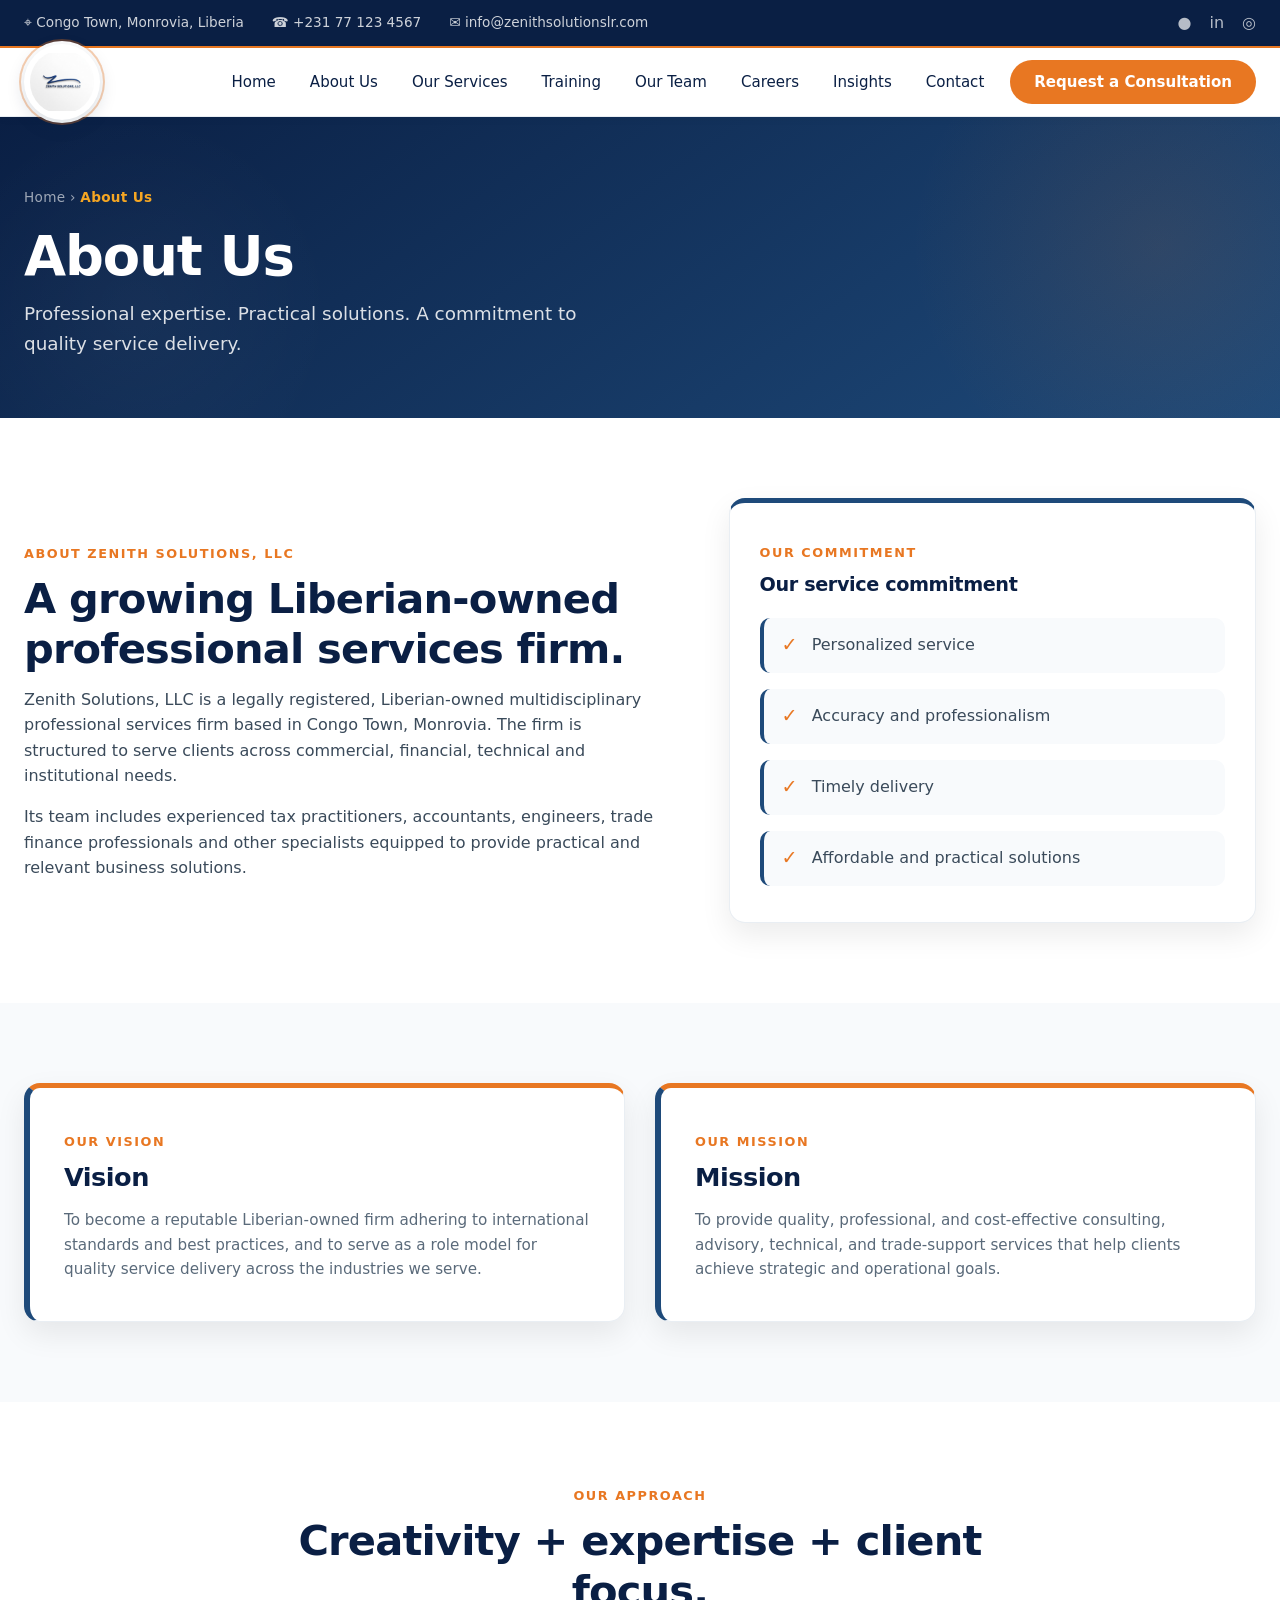
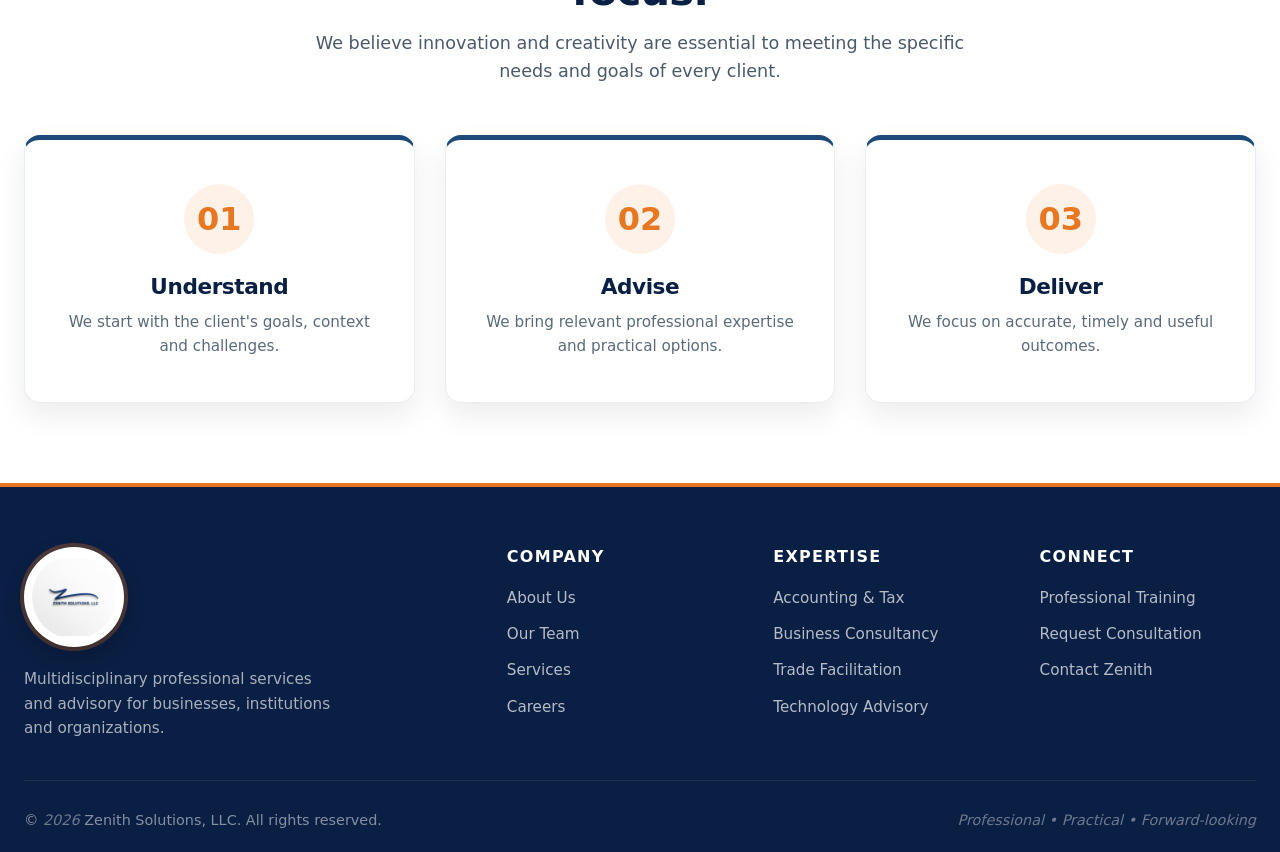
<file: about.html>
<!DOCTYPE html>
<html lang="en">
<head>
  <meta charset="UTF-8">
  <meta name="viewport" content="width=device-width, initial-scale=1.0">
  <meta name="description" content="About Zenith Solutions, LLC, its mission, vision and multidisciplinary professional approach.">
  <title>About Us | Zenith Solutions, LLC</title>
  <style>
    /* ---------- RESET & VARIABLES ---------- */
    * {
      margin: 0;
      padding: 0;
      box-sizing: border-box;
    }

    :root {
      --navy: #0A1F44;
      --blue: #1E4A7A;
      --blue-light: #2B6A9E;
      --orange: #E87722;
      --orange-soft: #F5A623;
      --white: #FFFFFF;
      --off-white: #F8FAFC;
      --gray-light: #E9EEF3;
      --gray-text: #2C3E50;
      --shadow: 0 12px 30px rgba(0, 0, 0, 0.08);
      --shadow-hover: 0 20px 40px rgba(0, 0, 0, 0.12);
      --radius: 16px;
      --radius-sm: 10px;
      --transition: all 0.25s ease;
    }

    body {
      font-family: system-ui, -apple-system, 'Segoe UI', Roboto, 'Helvetica Neue', sans-serif;
      background: var(--white);
      color: var(--gray-text);
      line-height: 1.6;
      -webkit-font-smoothing: antialiased;
      overflow-x: hidden;
    }

    .container {
      max-width: 1280px;
      margin: 0 auto;
      padding: 0 24px;
    }

    /* ---------- TYPOGRAPHY ---------- */
    h1, h2, h3, h4 {
      font-weight: 700;
      line-height: 1.2;
      letter-spacing: -0.02em;
      color: var(--navy);
    }

    h1 {
      font-size: clamp(2.2rem, 4.5vw, 3.4rem);
    }

    h2 {
      font-size: clamp(1.8rem, 3.5vw, 2.6rem);
      margin-bottom: 0.8rem;
    }

    h3 {
      font-size: 1.3rem;
      margin-bottom: 0.5rem;
    }

    p {
      color: #3a4a5a;
    }

    a {
      text-decoration: none;
      color: inherit;
      transition: var(--transition);
    }

    .kicker {
      display: inline-block;
      font-size: 0.8rem;
      font-weight: 700;
      text-transform: uppercase;
      letter-spacing: 0.12em;
      color: var(--orange);
      margin-bottom: 0.6rem;
    }

    /* ---------- BUTTONS ---------- */
    .btn {
      display: inline-flex;
      align-items: center;
      justify-content: center;
      gap: 8px;
      padding: 14px 32px;
      border-radius: 50px;
      font-weight: 600;
      font-size: 1rem;
      transition: var(--transition);
      cursor: pointer;
      border: 2px solid transparent;
      text-align: center;
      white-space: nowrap;
    }

    .btn-primary {
      background: var(--orange);
      color: var(--white);
      border-color: var(--orange);
    }

    .btn-primary:hover {
      background: #d4661a;
      border-color: #d4661a;
      transform: translateY(-2px);
      box-shadow: 0 8px 20px rgba(232, 119, 34, 0.3);
    }

    .btn-blue {
      background: var(--blue);
      color: var(--white);
      border-color: var(--blue);
    }

    .btn-blue:hover {
      background: var(--navy);
      border-color: var(--navy);
      transform: translateY(-2px);
      box-shadow: 0 8px 20px rgba(10, 31, 68, 0.25);
    }

    /* ---------- TOP BAR ---------- */
    .topbar {
      background: var(--navy);
      color: rgba(255, 255, 255, 0.8);
      font-size: 0.85rem;
      padding: 10px 0;
      border-bottom: 2px solid var(--orange);
    }

    .topbar .container {
      display: flex;
      justify-content: space-between;
      align-items: center;
      flex-wrap: wrap;
      gap: 12px;
    }

    .top-left {
      display: flex;
      gap: 28px;
      flex-wrap: wrap;
    }

    .top-left span {
      display: flex;
      align-items: center;
      gap: 6px;
    }

    .top-right {
      display: flex;
      gap: 18px;
      font-size: 1rem;
      color: rgba(255, 255, 255, 0.7);
    }

    .top-right span {
      cursor: pointer;
      transition: var(--transition);
    }

    .top-right span:hover {
      color: var(--orange);
    }

    /* ---------- NAVBAR — CIRCULAR LOGO ---------- */
    .navbar {
      background: var(--white);
      padding: 0.5rem 0;
      border-bottom: 1px solid var(--gray-light);
      position: sticky;
      top: 0;
      z-index: 100;
      box-shadow: 0 2px 10px rgba(0, 0, 0, 0.03);
    }

    .nav-inner {
      display: flex;
      align-items: center;
      justify-content: space-between;
      flex-wrap: wrap;
      gap: 16px;
    }

    .logo-circle {
      display: flex;
      align-items: center;
      flex-shrink: 0;
      position: relative;
    }

    .logo-circle a {
      display: flex;
      align-items: center;
      justify-content: center;
      width: 76px;
      height: 76px;
      border-radius: 50%;
      background: var(--white);
      overflow: hidden;
      padding: 6px;
      box-shadow: 0 6px 18px rgba(10, 31, 68, 0.15), 0 0 0 3px var(--white), 0 0 0 5px rgba(232, 119, 34, 0.35);
      transition: var(--transition);
      position: relative;
      margin: -12px 0;
    }

    .logo-circle a::before {
      content: '';
      position: absolute;
      inset: 0;
      border-radius: 50%;
      background: linear-gradient(145deg, var(--blue) 0%, var(--navy) 100%);
      opacity: 0;
      transition: var(--transition);
    }

    .logo-circle a:hover {
      transform: translateY(-3px) scale(1.04);
      box-shadow: 0 12px 28px rgba(10, 31, 68, 0.25), 0 0 0 3px var(--white), 0 0 0 5px var(--orange);
    }

    .logo-circle a:hover::before {
      opacity: 0.05;
    }

    .logo-circle img {
      width: 100%;
      height: 100%;
      object-fit: contain;
      border-radius: 50%;
      display: block;
      position: relative;
      z-index: 2;
      transition: var(--transition);
    }

    .menu {
      display: none;
      background: none;
      border: 2px solid var(--gray-light);
      border-radius: 8px;
      padding: 8px 14px;
      font-size: 1.4rem;
      cursor: pointer;
      color: var(--navy);
      transition: var(--transition);
    }

    .menu:hover {
      background: var(--off-white);
      border-color: var(--blue);
    }

    .nav-links {
      display: flex;
      align-items: center;
      gap: 6px;
      flex-wrap: wrap;
    }

    .nav-links a {
      font-weight: 500;
      font-size: 0.94rem;
      color: var(--navy);
      padding: 8px 14px;
      border-radius: 30px;
      transition: var(--transition);
      position: relative;
    }

    .nav-links a:hover {
      color: var(--orange);
      background: rgba(232, 119, 34, 0.08);
    }

    .nav-links .nav-cta {
      background: var(--orange);
      color: var(--white) !important;
      padding: 10px 24px;
      font-weight: 600;
      margin-left: 6px;
    }

    .nav-links .nav-cta:hover {
      background: #d4661a !important;
      color: var(--white) !important;
      box-shadow: 0 6px 18px rgba(232, 119, 34, 0.3);
    }

    /* Mobile consult button */
    .mobile-consult {
      display: none;
      background: var(--orange);
      color: var(--white);
      text-align: center;
      padding: 14px;
      font-weight: 600;
      font-size: 1rem;
      border-bottom: 2px solid #d4661a;
    }

    .mobile-consult:hover {
      background: #d4661a;
    }

    /* ---------- PAGE HERO ---------- */
    .page-hero {
      background: linear-gradient(145deg, var(--navy) 0%, var(--blue) 100%);
      color: var(--white);
      padding: 70px 0 60px;
      position: relative;
      overflow: hidden;
    }

    .page-hero::before {
      content: '';
      position: absolute;
      top: -40%;
      right: -10%;
      width: 500px;
      height: 500px;
      background: radial-gradient(circle, rgba(232, 119, 34, 0.1) 0%, transparent 70%);
      border-radius: 50%;
      pointer-events: none;
    }

    .page-hero::after {
      content: '';
      position: absolute;
      bottom: -30%;
      left: -5%;
      width: 400px;
      height: 400px;
      background: radial-gradient(circle, rgba(255, 255, 255, 0.03) 0%, transparent 70%);
      border-radius: 50%;
      pointer-events: none;
    }

    .page-hero .container {
      position: relative;
      z-index: 2;
    }

    .page-hero h1 {
      color: var(--white);
      margin-bottom: 0.6rem;
    }

    .page-hero p {
      color: rgba(255, 255, 255, 0.85);
      font-size: 1.15rem;
      max-width: 600px;
    }

    .breadcrumb {
      font-size: 0.85rem;
      color: rgba(255, 255, 255, 0.6);
      margin-bottom: 1rem;
      letter-spacing: 0.3px;
    }

    .breadcrumb span {
      color: var(--orange-soft);
      font-weight: 600;
    }

    /* ---------- SECTIONS ---------- */
    .section {
      padding: 80px 0;
    }

    .section.soft {
      background: var(--off-white);
    }

    .section-head {
      margin-bottom: 50px;
    }

    .section-head.center {
      text-align: center;
      max-width: 700px;
      margin-left: auto;
      margin-right: auto;
    }

    .section-head p {
      font-size: 1.1rem;
      color: #4a5a6a;
    }

    /* ---------- REVEAL ANIMATION ---------- */
    .reveal {
      opacity: 0;
      transform: translateY(30px);
      transition: opacity 0.7s ease, transform 0.7s ease;
    }

    .reveal.visible {
      opacity: 1;
      transform: translateY(0);
    }

    /* ---------- ABOUT GRID ---------- */
    .about-grid {
      display: grid;
      grid-template-columns: 1.1fr 0.9fr;
      gap: 60px;
      align-items: center;
    }

    .about-grid .card {
      margin-top: 0;
    }

    .checks {
      display: flex;
      flex-direction: column;
      gap: 16px;
      margin-top: 22px;
    }

    .check {
      display: flex;
      align-items: flex-start;
      gap: 14px;
      padding: 14px 18px;
      background: var(--off-white);
      border-radius: var(--radius-sm);
      border-left: 4px solid var(--blue);
      transition: var(--transition);
    }

    .check:hover {
      border-left-color: var(--orange);
      transform: translateX(6px);
      box-shadow: var(--shadow);
    }

    .check b {
      color: var(--orange);
      font-size: 1.2rem;
      line-height: 1.4;
      flex-shrink: 0;
    }

    .check span {
      color: #3a4a5a;
      font-weight: 500;
    }

    /* ---------- GRID 2 (Vision/Mission) ---------- */
    .grid2 {
      display: grid;
      grid-template-columns: 1fr 1fr;
      gap: 30px;
    }

    /* ---------- CARDS ---------- */
    .card {
      background: var(--white);
      border-radius: var(--radius);
      padding: 36px 30px;
      box-shadow: var(--shadow);
      transition: var(--transition);
      border: 1px solid var(--gray-light);
      border-top: 5px solid var(--blue);
      position: relative;
      overflow: hidden;
    }

    .card:hover {
      transform: translateY(-8px);
      box-shadow: var(--shadow-hover);
      border-top-color: var(--orange);
    }

    .card .icon {
      font-size: 2.4rem;
      color: var(--orange);
      margin-bottom: 1rem;
      font-weight: 300;
      line-height: 1;
    }

    .card h3 {
      font-size: 1.2rem;
      margin-bottom: 0.5rem;
    }

    .card p {
      color: #5a6a7a;
      margin-bottom: 1.2rem;
      font-size: 0.95rem;
    }

    .card p:last-child {
      margin-bottom: 0;
    }

    /* Vision/Mission special cards */
    .vision-card,
    .mission-card {
      border-top: 5px solid var(--orange);
      border-left: 6px solid var(--blue);
      padding: 40px 34px;
    }

    .vision-card:hover,
    .mission-card:hover {
      border-top-color: var(--blue);
      border-left-color: var(--orange);
    }

    .vision-card h2,
    .mission-card h2 {
      font-size: 1.6rem;
      margin-bottom: 1rem;
    }

    /* ---------- APPROACH GRID ---------- */
    .grid3 {
      display: grid;
      grid-template-columns: repeat(auto-fit, minmax(280px, 1fr));
      gap: 30px;
    }

    .approach-card {
      border-top: 5px solid var(--blue);
      text-align: center;
      padding: 44px 30px;
    }

    .approach-card .icon {
      font-size: 2rem;
      font-weight: 800;
      color: var(--orange);
      width: 70px;
      height: 70px;
      border-radius: 50%;
      background: rgba(232, 119, 34, 0.1);
      display: flex;
      align-items: center;
      justify-content: center;
      margin: 0 auto 20px;
      transition: var(--transition);
    }

    .approach-card:hover .icon {
      background: var(--orange);
      color: var(--white);
      transform: scale(1.08);
    }

    .approach-card h3 {
      font-size: 1.35rem;
      margin-bottom: 0.6rem;
    }

    /* ---------- FOOTER ---------- */
    .footer {
      background: var(--navy);
      color: rgba(255, 255, 255, 0.75);
      padding: 60px 0 20px;
      border-top: 4px solid var(--orange);
    }

    .footer-grid {
      display: grid;
      grid-template-columns: 2fr 1fr 1fr 1fr;
      gap: 50px;
      padding-bottom: 40px;
      border-bottom: 1px solid rgba(255, 255, 255, 0.08);
    }

    .footer-logo-circle {
      width: 100px;
      height: 100px;
      border-radius: 50%;
      background: var(--white);
      padding: 8px;
      display: flex;
      align-items: center;
      justify-content: center;
      margin-bottom: 20px;
      box-shadow: 0 8px 20px rgba(0, 0, 0, 0.25), 0 0 0 4px rgba(232, 119, 34, 0.3);
      transition: var(--transition);
    }

    .footer-logo-circle:hover {
      transform: scale(1.05);
    }

    .footer-logo-circle img {
      width: 100%;
      height: 100%;
      object-fit: contain;
      border-radius: 50%;
      display: block;
    }

    .footer p {
      color: rgba(255, 255, 255, 0.65);
      font-size: 0.95rem;
      max-width: 320px;
    }

    .footer h3 {
      color: var(--white);
      font-size: 1rem;
      text-transform: uppercase;
      letter-spacing: 0.08em;
      margin-bottom: 1.2rem;
      font-weight: 700;
    }

    .footer a {
      display: block;
      color: rgba(255, 255, 255, 0.7);
      margin-bottom: 12px;
      font-size: 0.95rem;
      transition: var(--transition);
    }

    .footer a:hover {
      color: var(--orange);
      transform: translateX(4px);
    }

    .copyright {
      padding-top: 28px;
      display: flex;
      justify-content: space-between;
      align-items: center;
      flex-wrap: wrap;
      gap: 12px;
      color: rgba(255, 255, 255, 0.5);
      font-size: 0.9rem;
    }

    .copyright span:last-child {
      color: rgba(255, 255, 255, 0.4);
      font-style: italic;
    }

    /* ---------- RESPONSIVE ---------- */
    @media (max-width: 1024px) {
      .about-grid {
        grid-template-columns: 1fr;
        gap: 40px;
      }

      .grid2 {
        grid-template-columns: 1fr;
      }

      .footer-grid {
        grid-template-columns: 1fr 1fr;
      }
    }

    @media (max-width: 768px) {
      .topbar .container {
        flex-direction: column;
        text-align: center;
      }

      .top-left {
        justify-content: center;
        gap: 16px;
      }

      .top-right {
        justify-content: center;
      }

      .menu {
        display: block;
      }

      .nav-links {
        display: none;
        width: 100%;
        flex-direction: column;
        align-items: stretch;
        padding: 16px 0 8px;
        gap: 4px;
      }

      .nav-links.active {
        display: flex;
      }

      .nav-links a {
        padding: 12px 16px;
        border-radius: 10px;
        text-align: center;
      }

      .nav-links .nav-cta {
        margin-left: 0;
        margin-top: 6px;
      }

      .mobile-consult {
        display: block;
      }

      .logo-circle a {
        width: 62px;
        height: 62px;
        padding: 5px;
        margin: -8px 0;
      }

      .page-hero {
        padding: 50px 0 40px;
      }

      .grid3 {
        grid-template-columns: 1fr;
      }

      .footer-grid {
        grid-template-columns: 1fr;
        gap: 30px;
      }

      .copyright {
        flex-direction: column;
        text-align: center;
      }
    }

    @media (max-width: 480px) {
      .container {
        padding: 0 16px;
      }

      .section {
        padding: 50px 0;
      }

      .logo-circle a {
        width: 52px;
        height: 52px;
        padding: 4px;
        margin: -6px 0;
      }

      .check {
        padding: 12px 14px;
        gap: 10px;
      }

      .vision-card,
      .mission-card {
        padding: 30px 22px;
      }

      .approach-card {
        padding: 34px 22px;
      }

      .footer-logo-circle {
        width: 80px;
        height: 80px;
      }
    }

    /* Reduce motion preference */
    @media (prefers-reduced-motion: reduce) {
      * {
        animation-duration: 0.01ms !important;
        animation-iteration-count: 1 !important;
        transition-duration: 0.01ms !important;
      }

      .reveal {
        opacity: 1;
        transform: none;
      }
    }
  

/* ===== ZENITH CONSULTATION UPGRADE — ADDITIVE ONLY ===== */
.zs-consult-overlay{position:fixed;inset:0;background:rgba(6,31,62,.72);backdrop-filter:blur(7px);-webkit-backdrop-filter:blur(7px);display:flex;align-items:center;justify-content:center;padding:22px;z-index:9999;opacity:0;visibility:hidden;transition:opacity .25s ease,visibility .25s ease}
.zs-consult-overlay.is-open{opacity:1;visibility:visible}
.zs-consult-modal{width:min(960px,100%);max-height:min(90vh,820px);overflow:auto;background:#fff;border-radius:24px;box-shadow:0 30px 90px rgba(6,31,62,.35);border:1px solid rgba(255,255,255,.45);transform:translateY(18px) scale(.98);transition:transform .28s ease;position:relative}
.zs-consult-overlay.is-open .zs-consult-modal{transform:none}
.zs-consult-top{display:flex;justify-content:space-between;align-items:flex-start;gap:20px;padding:28px 32px 20px;background:linear-gradient(135deg,#061f3e 0%,#0b4d9c 100%);color:#fff}
.zs-consult-brand{display:flex;align-items:center;gap:14px}.zs-consult-brand img{width:54px;height:54px;object-fit:contain;border-radius:50%;background:#fff;padding:4px}.zs-consult-kicker{display:block;color:#ff9d31;font-size:10px;font-weight:900;letter-spacing:.15em;text-transform:uppercase;margin-bottom:4px}.zs-consult-top h2{color:#fff;margin:0;font-size:clamp(26px,4vw,38px)}
.zs-consult-close{width:42px;height:42px;border:1px solid rgba(255,255,255,.25);border-radius:50%;background:rgba(255,255,255,.1);color:#fff;font-size:24px;line-height:1;cursor:pointer;display:grid;place-items:center;transition:.2s;flex:0 0 auto}.zs-consult-close:hover{background:#ff8611;transform:rotate(4deg)}
.zs-consult-body{display:grid;grid-template-columns:.78fr 1.22fr;gap:0}.zs-consult-side{padding:30px;background:#f5f9fe;border-right:1px solid #e1eaf4}.zs-consult-side h3{font-size:20px;margin:0 0 8px;color:#061f3e}.zs-consult-side>p{font-size:14px;color:#526579;line-height:1.65;margin-bottom:22px}.zs-consult-steps{display:grid;gap:13px}.zs-consult-step{display:flex;gap:12px;align-items:flex-start}.zs-consult-step-num{width:30px;height:30px;border-radius:50%;background:#eaf3ff;color:#0b4d9c;display:grid;place-items:center;font-weight:900;font-size:12px;flex:0 0 auto}.zs-consult-step strong{display:block;color:#0b2343;font-size:13px;margin-bottom:2px}.zs-consult-step span{display:block;color:#6a7a8a;font-size:12px;line-height:1.45}.zs-consult-note{margin-top:24px;padding:14px 15px;border-left:4px solid #ff8611;background:#fff7ed;border-radius:9px;color:#5e4b39;font-size:12px;line-height:1.55}
.zs-consult-form{padding:30px 32px}.zs-consult-form h3{margin:0 0 4px;color:#061f3e;font-size:21px}.zs-consult-form .zs-help{margin:0 0 20px;color:#6a7a8a;font-size:13px}.zs-form-grid{display:grid;grid-template-columns:1fr 1fr;gap:15px}.zs-field{display:flex;flex-direction:column;gap:6px}.zs-field.full{grid-column:1/-1}.zs-field label{font-size:12px;font-weight:800;color:#0b2343}.zs-field input,.zs-field select,.zs-field textarea{width:100%;margin:0;padding:12px 13px;border:1px solid #cbd8e7;border-radius:10px;background:#fff;color:#0b2343;font:inherit;outline:none;transition:.2s}.zs-field input:focus,.zs-field select:focus,.zs-field textarea:focus{border-color:#0b4d9c;box-shadow:0 0 0 4px rgba(11,77,156,.08)}.zs-field textarea{min-height:100px;resize:vertical}.zs-required{color:#ff8611}.zs-consult-actions{display:flex;align-items:center;justify-content:space-between;gap:15px;margin-top:20px;flex-wrap:wrap}.zs-consult-submit{border:0!important;min-width:210px}.zs-consult-privacy{font-size:11px;color:#7a8896;max-width:390px;line-height:1.5}.zs-consult-success{display:none;margin-top:15px;padding:13px 15px;border-left:4px solid #0b4d9c;background:#eef6ff;border-radius:8px;color:#0b2343;font-size:13px;line-height:1.5}.zs-consult-success.show{display:block}
@media(max-width:760px){.zs-consult-overlay{padding:10px}.zs-consult-modal{max-height:94vh;border-radius:18px}.zs-consult-top{padding:22px 20px 17px}.zs-consult-brand img{width:46px;height:46px}.zs-consult-body{grid-template-columns:1fr}.zs-consult-side{display:none}.zs-consult-form{padding:22px 20px}.zs-form-grid{grid-template-columns:1fr}.zs-field.full{grid-column:auto}.zs-consult-actions{align-items:stretch}.zs-consult-submit{width:100%}.zs-consult-privacy{max-width:none}.zs-consult-close{width:38px;height:38px;font-size:21px}}

</style>
</head>
<body>

<!-- TOP BAR -->
<div class="topbar">
  <div class="container">
    <div class="top-left">
      <span>⌖ Congo Town, Monrovia, Liberia</span>
      <span>☎ +231 77 123 4567</span>
      <span>✉ info@zenithsolutionslr.com</span>
    </div>
    <div class="top-right">
      <span>●</span>
      <span>in</span>
      <span>◎</span>
    </div>
  </div>
</div>

<!-- NAVBAR WITH CIRCULAR LOGO -->
<header class="navbar">
  <div class="container nav-inner">
    <div class="logo-circle">
      <a href="index.html" aria-label="Zenith Solutions Home">
        <img src="zenith-logo.jpg" alt="Zenith Solutions, LLC">
      </a>
    </div>
    <button class="menu" aria-label="Open navigation" id="menuToggle">☰</button>
    <nav class="nav-links" id="navLinks">
      <a href="index.html">Home</a>
      <a href="about.html">About Us</a>
      <a href="services.html">Our Services</a>
      <a href="training.html">Training</a>
      <a href="team.html">Our Team</a>
      <a href="careers.html">Careers</a>
      <a href="insights.html">Insights</a>
      <a href="contact.html">Contact</a>
      <a class="nav-cta" href="contact.html">Request a Consultation</a>
    </nav>
  </div>
</header>

<!-- Mobile consult button -->
<a class="mobile-consult" href="contact.html">Request Consultation →</a>

<!-- PAGE HERO -->
<section class="page-hero">
  <div class="container">
    <div class="breadcrumb">Home › <span>About Us</span></div>
    <h1>About Us</h1>
    <p>Professional expertise. Practical solutions. A commitment to quality service delivery.</p>
  </div>
</section>

<!-- ABOUT SECTION -->
<section class="section">
  <div class="container about-grid">
    <div class="reveal">
      <span class="kicker">About Zenith Solutions, LLC</span>
      <h2>A growing Liberian-owned professional services firm.</h2>
      <p>Zenith Solutions, LLC is a legally registered, Liberian-owned multidisciplinary professional services firm based in Congo Town, Monrovia. The firm is structured to serve clients across commercial, financial, technical and institutional needs.</p>
      <p style="margin-top:15px">Its team includes experienced tax practitioners, accountants, engineers, trade finance professionals and other specialists equipped to provide practical and relevant business solutions.</p>
    </div>
    <div class="card reveal">
      <span class="kicker">Our commitment</span>
      <h3>Our service commitment</h3>
      <div class="checks">
        <div class="check"><b>✓</b><span>Personalized service</span></div>
        <div class="check"><b>✓</b><span>Accuracy and professionalism</span></div>
        <div class="check"><b>✓</b><span>Timely delivery</span></div>
        <div class="check"><b>✓</b><span>Affordable and practical solutions</span></div>
      </div>
    </div>
  </div>
</section>

<!-- VISION & MISSION -->
<section class="section soft">
  <div class="container grid2">
    <div class="card vision-card reveal">
      <span class="kicker">Our Vision</span>
      <h2>Vision</h2>
      <p>To become a reputable Liberian-owned firm adhering to international standards and best practices, and to serve as a role model for quality service delivery across the industries we serve.</p>
    </div>
    <div class="card mission-card reveal">
      <span class="kicker">Our Mission</span>
      <h2>Mission</h2>
      <p>To provide quality, professional, and cost-effective consulting, advisory, technical, and trade-support services that help clients achieve strategic and operational goals.</p>
    </div>
  </div>
</section>

<!-- OUR APPROACH -->
<section class="section">
  <div class="container">
    <div class="section-head center reveal">
      <span class="kicker">Our approach</span>
      <h2>Creativity + expertise + client focus.</h2>
      <p>We believe innovation and creativity are essential to meeting the specific needs and goals of every client.</p>
    </div>
    <div class="grid3">
      <div class="card approach-card reveal">
        <div class="icon">01</div>
        <h3>Understand</h3>
        <p>We start with the client's goals, context and challenges.</p>
      </div>
      <div class="card approach-card reveal">
        <div class="icon">02</div>
        <h3>Advise</h3>
        <p>We bring relevant professional expertise and practical options.</p>
      </div>
      <div class="card approach-card reveal">
        <div class="icon">03</div>
        <h3>Deliver</h3>
        <p>We focus on accurate, timely and useful outcomes.</p>
      </div>
    </div>
  </div>
</section>

<!-- FOOTER -->
<footer class="footer">
  <div class="container">
    <div class="footer-grid">
      <div>
        <div class="footer-logo-circle">
          <img src="zenith-logo.jpg" alt="Zenith Solutions, LLC">
        </div>
        <p>Multidisciplinary professional services and advisory for businesses, institutions and organizations.</p>
      </div>
      <div>
        <h3>Company</h3>
        <a href="about.html">About Us</a>
        <a href="team.html">Our Team</a>
        <a href="services.html">Services</a>
        <a href="careers.html">Careers</a>
      </div>
      <div>
        <h3>Expertise</h3>
        <a href="services.html#accounting">Accounting & Tax</a>
        <a href="services.html#consulting">Business Consultancy</a>
        <a href="services.html#trade">Trade Facilitation</a>
        <a href="services.html#technology">Technology Advisory</a>
      </div>
      <div>
        <h3>Connect</h3>
        <a href="training.html">Professional Training</a>
        <a href="contact.html">Request Consultation</a>
        <a href="contact.html">Contact Zenith</a>
      </div>
    </div>
    <div class="copyright">
      <span>© <span data-year></span> Zenith Solutions, LLC. All rights reserved.</span>
      <span>Professional • Practical • Forward-looking</span>
    </div>
  </div>
</footer>

<script>
  // Set current year
  document.querySelectorAll('[data-year]').forEach(el => {
    el.textContent = new Date().getFullYear();
  });

  // Mobile menu toggle
  const menuToggle = document.getElementById('menuToggle');
  const navLinks = document.getElementById('navLinks');

  if (menuToggle && navLinks) {
    menuToggle.addEventListener('click', function() {
      navLinks.classList.toggle('active');
      const isOpen = navLinks.classList.contains('active');
      menuToggle.setAttribute('aria-expanded', isOpen);
      menuToggle.textContent = isOpen ? '✕' : '☰';
    });

    navLinks.querySelectorAll('a').forEach(link => {
      link.addEventListener('click', () => {
        if (window.innerWidth <= 768) {
          navLinks.classList.remove('active');
          menuToggle.textContent = '☰';
          menuToggle.setAttribute('aria-expanded', 'false');
        }
      });
    });

    window.addEventListener('resize', () => {
      if (window.innerWidth > 768) {
        navLinks.classList.remove('active');
        menuToggle.textContent = '☰';
        menuToggle.setAttribute('aria-expanded', 'false');
      }
    });
  }

  // Reveal on scroll
  const revealElements = document.querySelectorAll('.reveal');
  const revealObserver = new IntersectionObserver((entries) => {
    entries.forEach(entry => {
      if (entry.isIntersecting) {
        entry.target.classList.add('visible');
        revealObserver.unobserve(entry.target);
      }
    });
  }, { threshold: 0.1, rootMargin: '0px 0px -50px 0px' });

  revealElements.forEach(el => revealObserver.observe(el));

  // Smooth scroll for anchor links
  document.querySelectorAll('a[href^="#"]').forEach(anchor => {
    anchor.addEventListener('click', function(e) {
      const href = this.getAttribute('href');
      if (href === '#') return;
      const target = document.querySelector(href);
      if (target) {
        e.preventDefault();
        target.scrollIntoView({ behavior: 'smooth', block: 'start' });
      }
    });
  });


/* ===== ZENITH CONSULTATION UPGRADE — ADDITIVE ONLY ===== */
(function(){
  if(document.getElementById('zsConsultOverlay')) return;
  const overlay=document.createElement('div');
  overlay.id='zsConsultOverlay';
  overlay.className='zs-consult-overlay';
  overlay.setAttribute('aria-hidden','true');
  overlay.innerHTML=`
    <div class="zs-consult-modal" role="dialog" aria-modal="true" aria-labelledby="zsConsultTitle">
      <div class="zs-consult-top">
        <div class="zs-consult-brand">
          <img src="zenith-logo.jpg" alt="Zenith Solutions, LLC">
          <div><span class="zs-consult-kicker">Start a conversation</span><h2 id="zsConsultTitle">Request a Consultation</h2></div>
        </div>
        <button class="zs-consult-close" type="button" aria-label="Close consultation form">×</button>
      </div>
      <div class="zs-consult-body">
        <aside class="zs-consult-side">
          <h3>Let's understand what you need.</h3>
          <p>Share a few details and the Zenith Solutions team can review your request and follow up with the right next step.</p>
          <div class="zs-consult-steps">
            <div class="zs-consult-step"><div class="zs-consult-step-num">1</div><div><strong>Tell us about your need</strong><span>Select the service area and briefly describe the challenge.</span></div></div>
            <div class="zs-consult-step"><div class="zs-consult-step-num">2</div><div><strong>Choose your preference</strong><span>Let us know how and when you would prefer to be contacted.</span></div></div>
            <div class="zs-consult-step"><div class="zs-consult-step-num">3</div><div><strong>We'll follow up</strong><span>Your request can be reviewed before the consultation is arranged.</span></div></div>
          </div>
          <div class="zs-consult-note"><strong>Professional & confidential</strong><br>Use this form for business, advisory, training, trade, technology or other professional service inquiries.</div>
        </aside>
        <div class="zs-consult-form">
          <h3>Consultation details</h3><p class="zs-help">Fields marked <span class="zs-required">*</span> are required.</p>
          <form id="zsConsultForm">
            <div class="zs-form-grid">
              <div class="zs-field"><label>Full Name <span class="zs-required">*</span></label><input name="name" required placeholder="Your full name"></div>
              <div class="zs-field"><label>Company / Organization</label><input name="company" placeholder="Company or organization"></div>
              <div class="zs-field"><label>Email Address <span class="zs-required">*</span></label><input name="email" type="email" required placeholder="you@company.com"></div>
              <div class="zs-field"><label>Phone / WhatsApp</label><input name="phone" placeholder="+231 77 000 0000"></div>
              <div class="zs-field"><label>Service Needed <span class="zs-required">*</span></label><select name="service" required><option value="" selected disabled>Select a service</option><option>Accounting, Tax & Financial Advisory</option><option>Management & Business Consultancy</option><option>Commodity Trade & Logistics</option><option>Engineering / Infrastructure / Technology Advisory</option><option>Research & Institutional Advisory</option><option>Professional Education & Training</option><option>Other / General Consultation</option></select></div>
              <div class="zs-field"><label>Preferred Contact Method</label><select name="contact_method"><option>Phone call</option><option>WhatsApp</option><option>Email</option><option>In-person meeting</option><option>Video meeting</option></select></div>
              <div class="zs-field"><label>Preferred Date</label><input name="date" type="date"></div>
              <div class="zs-field"><label>Preferred Time</label><select name="time"><option>Any time</option><option>8:00 AM – 10:00 AM</option><option>10:00 AM – 12:00 PM</option><option>12:00 PM – 2:00 PM</option><option>2:00 PM – 5:00 PM</option></select></div>
              <div class="zs-field full"><label>How can Zenith Solutions help? <span class="zs-required">*</span></label><textarea name="message" required placeholder="Briefly tell us about your business need, project, challenge or the support you are looking for..."></textarea></div>
            </div>
            <div class="zs-consult-actions"><span class="zs-consult-privacy">By submitting, you are sending a consultation inquiry to Zenith Solutions, LLC. This form is currently a website demo until the official email/backend is connected.</span><button class="btn btn-primary zs-consult-submit" type="submit">Submit Consultation Request →</button></div>
            <div class="zs-consult-success" id="zsConsultSuccess" role="status"></div>
          </form>
        </div>
      </div>
    </div>`;
  document.body.appendChild(overlay);
  const closeBtn=overlay.querySelector('.zs-consult-close');
  const form=overlay.querySelector('#zsConsultForm');
  const success=overlay.querySelector('#zsConsultSuccess');
  const firstField=overlay.querySelector('input[name="name"]');
  function openConsult(){
    overlay.classList.add('is-open'); overlay.setAttribute('aria-hidden','false'); document.body.style.overflow='hidden';
    success.classList.remove('show'); success.textContent=''; setTimeout(()=>firstField&&firstField.focus(),120);
  }
  function closeConsult(){overlay.classList.remove('is-open'); overlay.setAttribute('aria-hidden','true'); document.body.style.overflow='';}
  document.addEventListener('click',function(e){
    const link=e.target.closest('a[href="contact.html"],a[href="./contact.html"]');
    if(link && /request\s+(a\s+)?consultation/i.test((link.textContent||'').trim())){e.preventDefault();openConsult();}
  });
  closeBtn.addEventListener('click',closeConsult);
  overlay.addEventListener('click',e=>{if(e.target===overlay)closeConsult();});
  document.addEventListener('keydown',e=>{if(e.key==='Escape'&&overlay.classList.contains('is-open'))closeConsult();});
  form.addEventListener('submit',function(e){
    e.preventDefault();
    const data=new FormData(form); const name=data.get('name')||'there';
    const ref='ZS-'+String(Date.now()).slice(-6);
    success.innerHTML='<strong>Request received for review.</strong><br>Thank you, '+String(name).replace(/[<>]/g,'')+'. Your consultation reference is <strong>'+ref+'</strong>. Connect the form to Zenith\'s official email/backend before public launch.';
    success.classList.add('show'); form.reset(); success.scrollIntoView({behavior:'smooth',block:'nearest'});
  });
})();

</script>

</body>
</html>
</file>
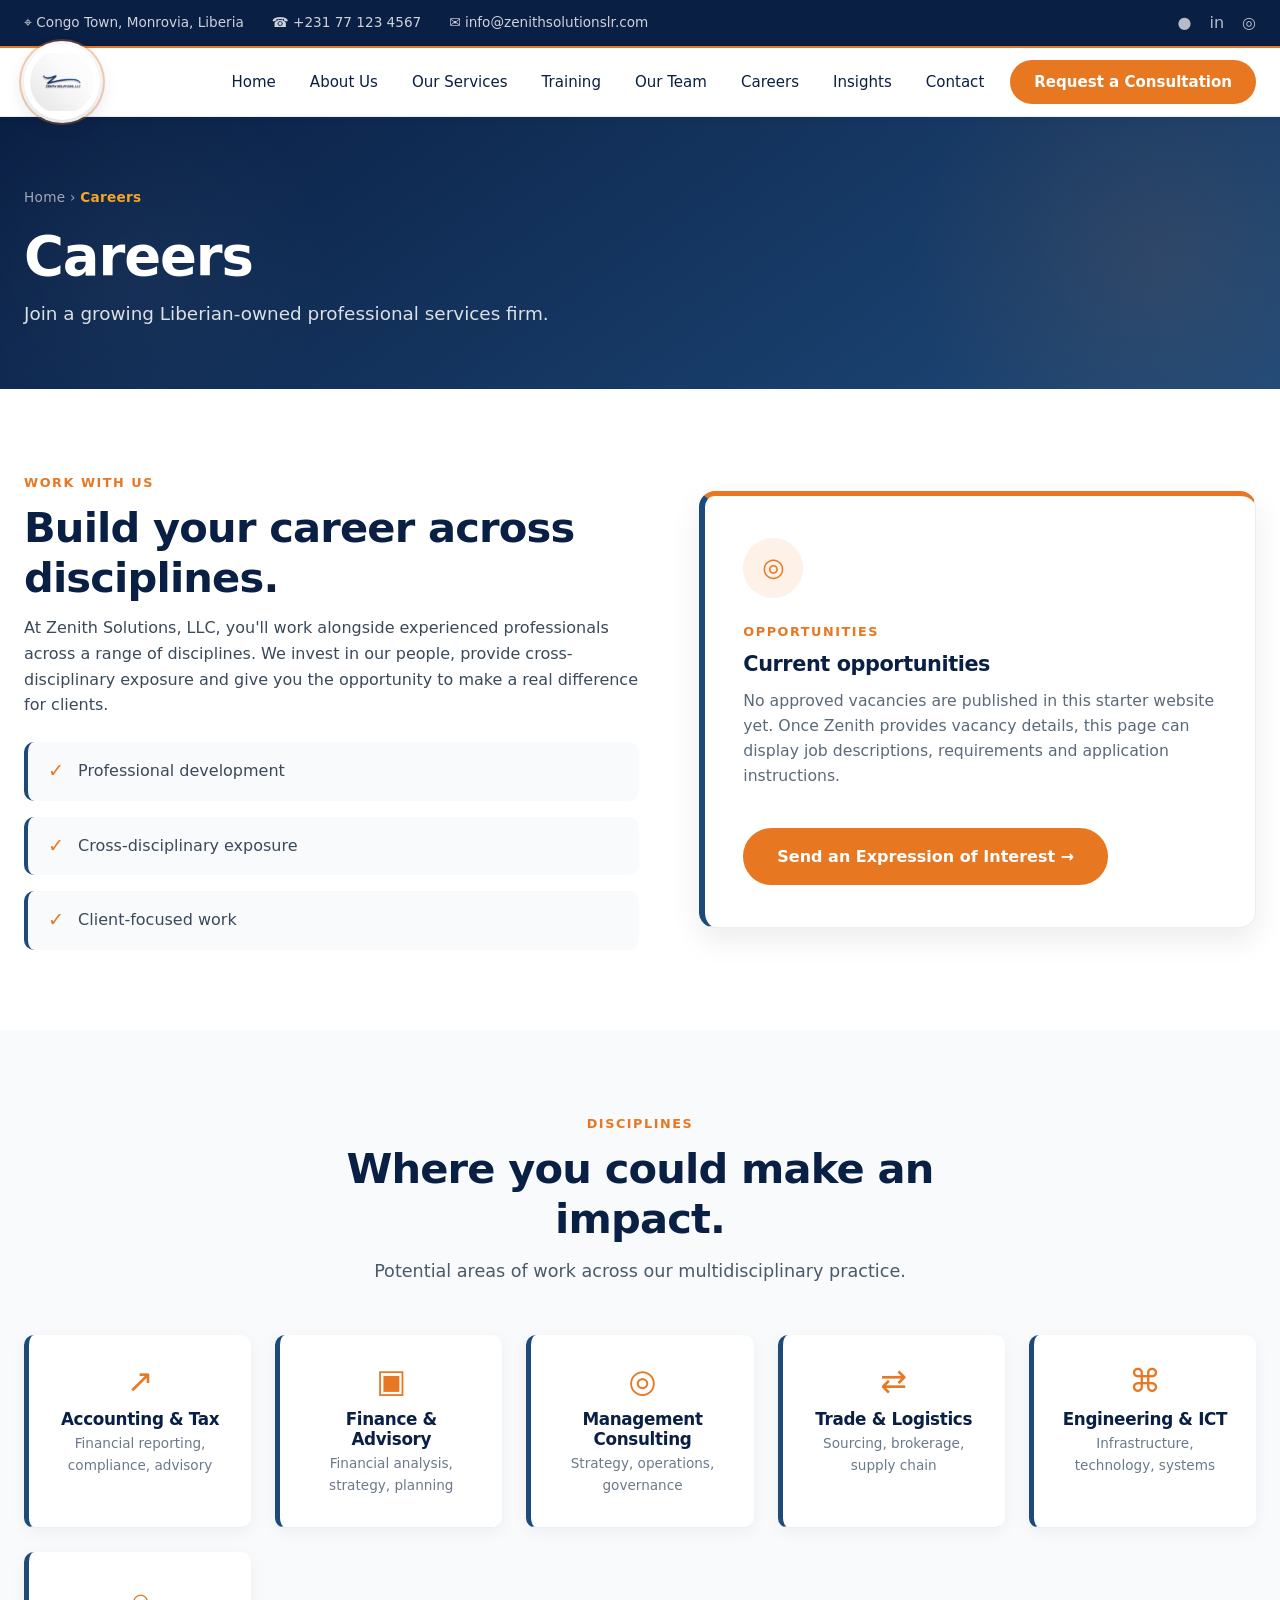
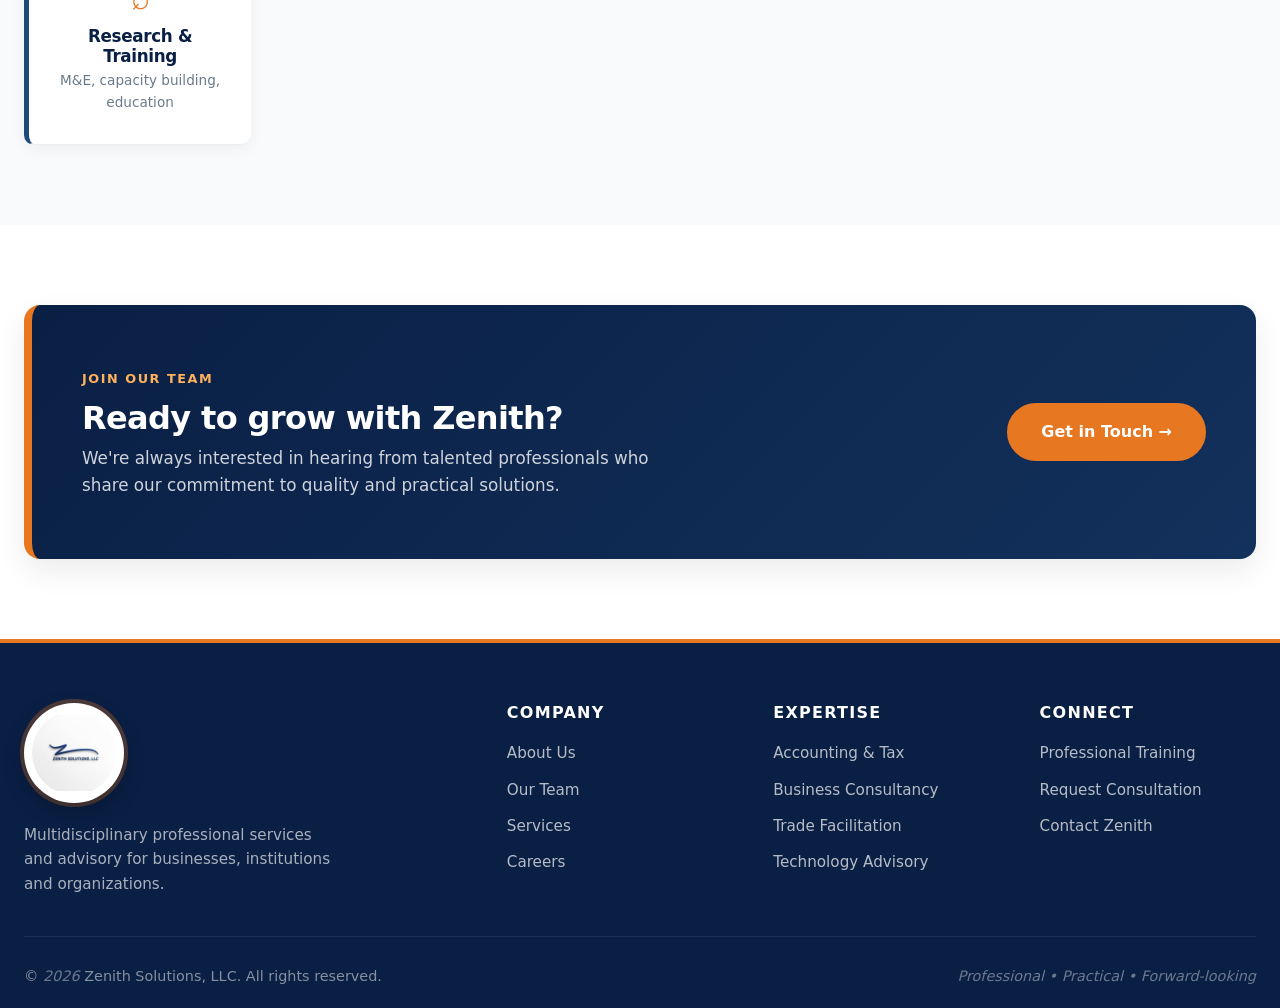
<file: careers.html>
<!DOCTYPE html>
<html lang="en">
<head>
  <meta charset="UTF-8">
  <meta name="viewport" content="width=device-width, initial-scale=1.0">
  <meta name="description" content="Careers and professional opportunities at Zenith Solutions, LLC.">
  <title>Careers | Zenith Solutions, LLC</title>
  <style>
    /* ---------- RESET & VARIABLES ---------- */
    * {
      margin: 0;
      padding: 0;
      box-sizing: border-box;
    }

    :root {
      --navy: #0A1F44;
      --blue: #1E4A7A;
      --blue-light: #2B6A9E;
      --orange: #E87722;
      --orange-soft: #F5A623;
      --white: #FFFFFF;
      --off-white: #F8FAFC;
      --gray-light: #E9EEF3;
      --gray-text: #2C3E50;
      --shadow: 0 12px 30px rgba(0, 0, 0, 0.08);
      --shadow-hover: 0 20px 40px rgba(0, 0, 0, 0.12);
      --radius: 16px;
      --radius-sm: 10px;
      --transition: all 0.25s ease;
    }

    body {
      font-family: system-ui, -apple-system, 'Segoe UI', Roboto, 'Helvetica Neue', sans-serif;
      background: var(--white);
      color: var(--gray-text);
      line-height: 1.6;
      -webkit-font-smoothing: antialiased;
      overflow-x: hidden;
    }

    .container {
      max-width: 1280px;
      margin: 0 auto;
      padding: 0 24px;
    }

    /* ---------- TYPOGRAPHY ---------- */
    h1, h2, h3, h4 {
      font-weight: 700;
      line-height: 1.2;
      letter-spacing: -0.02em;
      color: var(--navy);
    }

    h1 {
      font-size: clamp(2.2rem, 4.5vw, 3.4rem);
    }

    h2 {
      font-size: clamp(1.8rem, 3.5vw, 2.6rem);
      margin-bottom: 0.8rem;
    }

    h3 {
      font-size: 1.3rem;
      margin-bottom: 0.5rem;
    }

    p {
      color: #3a4a5a;
    }

    a {
      text-decoration: none;
      color: inherit;
      transition: var(--transition);
    }

    .kicker {
      display: inline-block;
      font-size: 0.8rem;
      font-weight: 700;
      text-transform: uppercase;
      letter-spacing: 0.12em;
      color: var(--orange);
      margin-bottom: 0.6rem;
    }

    /* ---------- BUTTONS ---------- */
    .btn {
      display: inline-flex;
      align-items: center;
      justify-content: center;
      gap: 8px;
      padding: 14px 32px;
      border-radius: 50px;
      font-weight: 600;
      font-size: 1rem;
      transition: var(--transition);
      cursor: pointer;
      border: 2px solid transparent;
      text-align: center;
      white-space: nowrap;
    }

    .btn-primary {
      background: var(--orange);
      color: var(--white);
      border-color: var(--orange);
    }

    .btn-primary:hover {
      background: #d4661a;
      border-color: #d4661a;
      transform: translateY(-2px);
      box-shadow: 0 8px 20px rgba(232, 119, 34, 0.3);
    }

    .btn-blue {
      background: var(--blue);
      color: var(--white);
      border-color: var(--blue);
    }

    .btn-blue:hover {
      background: var(--navy);
      border-color: var(--navy);
      transform: translateY(-2px);
      box-shadow: 0 8px 20px rgba(10, 31, 68, 0.25);
    }

    /* ---------- TOP BAR ---------- */
    .topbar {
      background: var(--navy);
      color: rgba(255, 255, 255, 0.8);
      font-size: 0.85rem;
      padding: 10px 0;
      border-bottom: 2px solid var(--orange);
    }

    .topbar .container {
      display: flex;
      justify-content: space-between;
      align-items: center;
      flex-wrap: wrap;
      gap: 12px;
    }

    .top-left {
      display: flex;
      gap: 28px;
      flex-wrap: wrap;
    }

    .top-left span {
      display: flex;
      align-items: center;
      gap: 6px;
    }

    .top-right {
      display: flex;
      gap: 18px;
      font-size: 1rem;
      color: rgba(255, 255, 255, 0.7);
    }

    .top-right span {
      cursor: pointer;
      transition: var(--transition);
    }

    .top-right span:hover {
      color: var(--orange);
    }

    /* ---------- NAVBAR — CIRCULAR LOGO ---------- */
    .navbar {
      background: var(--white);
      padding: 0.5rem 0;
      border-bottom: 1px solid var(--gray-light);
      position: sticky;
      top: 0;
      z-index: 100;
      box-shadow: 0 2px 10px rgba(0, 0, 0, 0.03);
    }

    .nav-inner {
      display: flex;
      align-items: center;
      justify-content: space-between;
      flex-wrap: wrap;
      gap: 16px;
    }

    .logo-circle {
      display: flex;
      align-items: center;
      flex-shrink: 0;
      position: relative;
    }

    .logo-circle a {
      display: flex;
      align-items: center;
      justify-content: center;
      width: 76px;
      height: 76px;
      border-radius: 50%;
      background: var(--white);
      overflow: hidden;
      padding: 6px;
      box-shadow: 0 6px 18px rgba(10, 31, 68, 0.15), 0 0 0 3px var(--white), 0 0 0 5px rgba(232, 119, 34, 0.35);
      transition: var(--transition);
      position: relative;
      margin: -12px 0;
    }

    .logo-circle a::before {
      content: '';
      position: absolute;
      inset: 0;
      border-radius: 50%;
      background: linear-gradient(145deg, var(--blue) 0%, var(--navy) 100%);
      opacity: 0;
      transition: var(--transition);
    }

    .logo-circle a:hover {
      transform: translateY(-3px) scale(1.04);
      box-shadow: 0 12px 28px rgba(10, 31, 68, 0.25), 0 0 0 3px var(--white), 0 0 0 5px var(--orange);
    }

    .logo-circle a:hover::before {
      opacity: 0.05;
    }

    .logo-circle img {
      width: 100%;
      height: 100%;
      object-fit: contain;
      border-radius: 50%;
      display: block;
      position: relative;
      z-index: 2;
      transition: var(--transition);
    }

    .menu {
      display: none;
      background: none;
      border: 2px solid var(--gray-light);
      border-radius: 8px;
      padding: 8px 14px;
      font-size: 1.4rem;
      cursor: pointer;
      color: var(--navy);
      transition: var(--transition);
    }

    .menu:hover {
      background: var(--off-white);
      border-color: var(--blue);
    }

    .nav-links {
      display: flex;
      align-items: center;
      gap: 6px;
      flex-wrap: wrap;
    }

    .nav-links a {
      font-weight: 500;
      font-size: 0.94rem;
      color: var(--navy);
      padding: 8px 14px;
      border-radius: 30px;
      transition: var(--transition);
      position: relative;
    }

    .nav-links a:hover {
      color: var(--orange);
      background: rgba(232, 119, 34, 0.08);
    }

    .nav-links .nav-cta {
      background: var(--orange);
      color: var(--white) !important;
      padding: 10px 24px;
      font-weight: 600;
      margin-left: 6px;
    }

    .nav-links .nav-cta:hover {
      background: #d4661a !important;
      color: var(--white) !important;
      box-shadow: 0 6px 18px rgba(232, 119, 34, 0.3);
    }

    /* Mobile consult button */
    .mobile-consult {
      display: none;
      background: var(--orange);
      color: var(--white);
      text-align: center;
      padding: 14px;
      font-weight: 600;
      font-size: 1rem;
      border-bottom: 2px solid #d4661a;
    }

    .mobile-consult:hover {
      background: #d4661a;
    }

    /* ---------- PAGE HERO ---------- */
    .page-hero {
      background: linear-gradient(145deg, var(--navy) 0%, var(--blue) 100%);
      color: var(--white);
      padding: 70px 0 60px;
      position: relative;
      overflow: hidden;
    }

    .page-hero::before {
      content: '';
      position: absolute;
      top: -40%;
      right: -10%;
      width: 500px;
      height: 500px;
      background: radial-gradient(circle, rgba(232, 119, 34, 0.1) 0%, transparent 70%);
      border-radius: 50%;
      pointer-events: none;
    }

    .page-hero::after {
      content: '';
      position: absolute;
      bottom: -30%;
      left: -5%;
      width: 400px;
      height: 400px;
      background: radial-gradient(circle, rgba(255, 255, 255, 0.03) 0%, transparent 70%);
      border-radius: 50%;
      pointer-events: none;
    }

    .page-hero .container {
      position: relative;
      z-index: 2;
    }

    .page-hero h1 {
      color: var(--white);
      margin-bottom: 0.6rem;
    }

    .page-hero p {
      color: rgba(255, 255, 255, 0.85);
      font-size: 1.15rem;
      max-width: 600px;
    }

    .breadcrumb {
      font-size: 0.85rem;
      color: rgba(255, 255, 255, 0.6);
      margin-bottom: 1rem;
      letter-spacing: 0.3px;
    }

    .breadcrumb span {
      color: var(--orange-soft);
      font-weight: 600;
    }

    /* ---------- SECTIONS ---------- */
    .section {
      padding: 80px 0;
    }

    .section.soft {
      background: var(--off-white);
    }

    .section-head {
      margin-bottom: 50px;
    }

    .section-head.center {
      text-align: center;
      max-width: 700px;
      margin-left: auto;
      margin-right: auto;
    }

    .section-head p {
      font-size: 1.1rem;
      color: #4a5a6a;
    }

    /* ---------- REVEAL ANIMATION ---------- */
    .reveal {
      opacity: 0;
      transform: translateY(30px);
      transition: opacity 0.7s ease, transform 0.7s ease;
    }

    .reveal.visible {
      opacity: 1;
      transform: translateY(0);
    }

    /* ---------- CAREERS GRID ---------- */
    .careers-grid {
      display: grid;
      grid-template-columns: 1.05fr 0.95fr;
      gap: 60px;
      align-items: center;
    }

    .checks {
      display: flex;
      flex-direction: column;
      gap: 16px;
      margin-top: 24px;
    }

    .check {
      display: flex;
      align-items: flex-start;
      gap: 14px;
      padding: 16px 20px;
      background: var(--off-white);
      border-radius: var(--radius-sm);
      border-left: 4px solid var(--blue);
      transition: var(--transition);
    }

    .check:hover {
      border-left-color: var(--orange);
      transform: translateX(6px);
      box-shadow: var(--shadow);
    }

    .check b {
      color: var(--orange);
      font-size: 1.2rem;
      line-height: 1.4;
      flex-shrink: 0;
    }

    .check span {
      color: #3a4a5a;
      font-weight: 500;
    }

    /* ---------- CARDS ---------- */
    .card {
      background: var(--white);
      border-radius: var(--radius);
      padding: 36px 30px;
      box-shadow: var(--shadow);
      transition: var(--transition);
      border: 1px solid var(--gray-light);
      border-top: 5px solid var(--blue);
      position: relative;
      overflow: hidden;
    }

    .card:hover {
      transform: translateY(-8px);
      box-shadow: var(--shadow-hover);
      border-top-color: var(--orange);
    }

    .card h3 {
      font-size: 1.3rem;
      margin-bottom: 0.7rem;
    }

    .card p {
      color: #5a6a7a;
      margin-bottom: 1.2rem;
      font-size: 0.98rem;
    }

    .card p:last-child {
      margin-bottom: 0;
    }

    .opportunity-card {
      border-top: 5px solid var(--orange);
      border-left: 6px solid var(--blue);
      padding: 42px 38px;
    }

    .opportunity-card:hover {
      border-top-color: var(--blue);
      border-left-color: var(--orange);
    }

    .opportunity-card .card-icon {
      width: 60px;
      height: 60px;
      border-radius: 50%;
      background: rgba(232, 119, 34, 0.1);
      color: var(--orange);
      display: flex;
      align-items: center;
      justify-content: center;
      font-size: 1.6rem;
      margin-bottom: 20px;
      transition: var(--transition);
    }

    .opportunity-card:hover .card-icon {
      background: var(--orange);
      color: var(--white);
      transform: scale(1.08);
    }

    /* ---------- DISCIPLINES GRID ---------- */
    .grid3 {
      display: grid;
      grid-template-columns: repeat(auto-fit, minmax(220px, 1fr));
      gap: 24px;
    }

    .discipline-card {
      background: var(--white);
      padding: 30px 26px;
      border-radius: var(--radius-sm);
      box-shadow: 0 4px 16px rgba(0, 0, 0, 0.05);
      border-left: 5px solid var(--blue);
      transition: var(--transition);
      text-align: center;
      border-bottom: 1px solid var(--gray-light);
    }

    .discipline-card:hover {
      border-left-color: var(--orange);
      transform: translateY(-6px);
      box-shadow: var(--shadow-hover);
    }

    .discipline-card .icon {
      font-size: 2rem;
      color: var(--orange);
      margin-bottom: 12px;
      line-height: 1;
    }

    .discipline-card h4 {
      font-size: 1.05rem;
      color: var(--navy);
      margin-bottom: 4px;
    }

    .discipline-card p {
      font-size: 0.85rem;
      color: #6a7a8a;
      margin: 0;
    }

    /* ---------- CTA STRIP ---------- */
    .cta-strip {
      background: linear-gradient(135deg, var(--navy) 0%, #12315c 100%);
      color: var(--white);
      padding: 60px 50px;
      border-radius: var(--radius);
      display: flex;
      justify-content: space-between;
      align-items: center;
      gap: 40px;
      flex-wrap: wrap;
      box-shadow: var(--shadow);
      border-left: 8px solid var(--orange);
    }

    .cta-strip h2 {
      color: var(--white);
      font-size: 2rem;
      margin-bottom: 0.5rem;
    }

    .cta-strip p {
      color: rgba(255, 255, 255, 0.8);
      font-size: 1.05rem;
      max-width: 600px;
    }

    /* ---------- FOOTER ---------- */
    .footer {
      background: var(--navy);
      color: rgba(255, 255, 255, 0.75);
      padding: 60px 0 20px;
      border-top: 4px solid var(--orange);
    }

    .footer-grid {
      display: grid;
      grid-template-columns: 2fr 1fr 1fr 1fr;
      gap: 50px;
      padding-bottom: 40px;
      border-bottom: 1px solid rgba(255, 255, 255, 0.08);
    }

    .footer-logo-circle {
      width: 100px;
      height: 100px;
      border-radius: 50%;
      background: var(--white);
      padding: 8px;
      display: flex;
      align-items: center;
      justify-content: center;
      margin-bottom: 20px;
      box-shadow: 0 8px 20px rgba(0, 0, 0, 0.25), 0 0 0 4px rgba(232, 119, 34, 0.3);
      transition: var(--transition);
    }

    .footer-logo-circle:hover {
      transform: scale(1.05);
    }

    .footer-logo-circle img {
      width: 100%;
      height: 100%;
      object-fit: contain;
      border-radius: 50%;
      display: block;
    }

    .footer p {
      color: rgba(255, 255, 255, 0.65);
      font-size: 0.95rem;
      max-width: 320px;
    }

    .footer h3 {
      color: var(--white);
      font-size: 1rem;
      text-transform: uppercase;
      letter-spacing: 0.08em;
      margin-bottom: 1.2rem;
      font-weight: 700;
    }

    .footer a {
      display: block;
      color: rgba(255, 255, 255, 0.7);
      margin-bottom: 12px;
      font-size: 0.95rem;
      transition: var(--transition);
    }

    .footer a:hover {
      color: var(--orange);
      transform: translateX(4px);
    }

    .copyright {
      padding-top: 28px;
      display: flex;
      justify-content: space-between;
      align-items: center;
      flex-wrap: wrap;
      gap: 12px;
      color: rgba(255, 255, 255, 0.5);
      font-size: 0.9rem;
    }

    .copyright span:last-child {
      color: rgba(255, 255, 255, 0.4);
      font-style: italic;
    }

    /* ---------- RESPONSIVE ---------- */
    @media (max-width: 1024px) {
      .careers-grid {
        grid-template-columns: 1fr;
        gap: 40px;
      }

      .footer-grid {
        grid-template-columns: 1fr 1fr;
      }
    }

    @media (max-width: 768px) {
      .topbar .container {
        flex-direction: column;
        text-align: center;
      }

      .top-left {
        justify-content: center;
        gap: 16px;
      }

      .top-right {
        justify-content: center;
      }

      .menu {
        display: block;
      }

      .nav-links {
        display: none;
        width: 100%;
        flex-direction: column;
        align-items: stretch;
        padding: 16px 0 8px;
        gap: 4px;
      }

      .nav-links.active {
        display: flex;
      }

      .nav-links a {
        padding: 12px 16px;
        border-radius: 10px;
        text-align: center;
      }

      .nav-links .nav-cta {
        margin-left: 0;
        margin-top: 6px;
      }

      .mobile-consult {
        display: block;
      }

      .logo-circle a {
        width: 62px;
        height: 62px;
        padding: 5px;
        margin: -8px 0;
      }

      .page-hero {
        padding: 50px 0 40px;
      }

      .grid3 {
        grid-template-columns: 1fr 1fr;
      }

      .cta-strip {
        flex-direction: column;
        text-align: center;
        padding: 40px 30px;
      }

      .footer-grid {
        grid-template-columns: 1fr;
        gap: 30px;
      }

      .copyright {
        flex-direction: column;
        text-align: center;
      }
    }

    @media (max-width: 480px) {
      .container {
        padding: 0 16px;
      }

      .section {
        padding: 50px 0;
      }

      .logo-circle a {
        width: 52px;
        height: 52px;
        padding: 4px;
        margin: -6px 0;
      }

      .grid3 {
        grid-template-columns: 1fr;
      }

      .check {
        padding: 12px 14px;
        gap: 10px;
      }

      .opportunity-card {
        padding: 30px 22px;
      }

      .cta-strip {
        padding: 30px 22px;
      }

      .footer-logo-circle {
        width: 80px;
        height: 80px;
      }
    }

    /* Reduce motion preference */
    @media (prefers-reduced-motion: reduce) {
      * {
        animation-duration: 0.01ms !important;
        animation-iteration-count: 1 !important;
        transition-duration: 0.01ms !important;
      }

      .reveal {
        opacity: 1;
        transform: none;
      }
    }
  

/* ===== ZENITH CONSULTATION UPGRADE — ADDITIVE ONLY ===== */
.zs-consult-overlay{position:fixed;inset:0;background:rgba(6,31,62,.72);backdrop-filter:blur(7px);-webkit-backdrop-filter:blur(7px);display:flex;align-items:center;justify-content:center;padding:22px;z-index:9999;opacity:0;visibility:hidden;transition:opacity .25s ease,visibility .25s ease}
.zs-consult-overlay.is-open{opacity:1;visibility:visible}
.zs-consult-modal{width:min(960px,100%);max-height:min(90vh,820px);overflow:auto;background:#fff;border-radius:24px;box-shadow:0 30px 90px rgba(6,31,62,.35);border:1px solid rgba(255,255,255,.45);transform:translateY(18px) scale(.98);transition:transform .28s ease;position:relative}
.zs-consult-overlay.is-open .zs-consult-modal{transform:none}
.zs-consult-top{display:flex;justify-content:space-between;align-items:flex-start;gap:20px;padding:28px 32px 20px;background:linear-gradient(135deg,#061f3e 0%,#0b4d9c 100%);color:#fff}
.zs-consult-brand{display:flex;align-items:center;gap:14px}.zs-consult-brand img{width:54px;height:54px;object-fit:contain;border-radius:50%;background:#fff;padding:4px}.zs-consult-kicker{display:block;color:#ff9d31;font-size:10px;font-weight:900;letter-spacing:.15em;text-transform:uppercase;margin-bottom:4px}.zs-consult-top h2{color:#fff;margin:0;font-size:clamp(26px,4vw,38px)}
.zs-consult-close{width:42px;height:42px;border:1px solid rgba(255,255,255,.25);border-radius:50%;background:rgba(255,255,255,.1);color:#fff;font-size:24px;line-height:1;cursor:pointer;display:grid;place-items:center;transition:.2s;flex:0 0 auto}.zs-consult-close:hover{background:#ff8611;transform:rotate(4deg)}
.zs-consult-body{display:grid;grid-template-columns:.78fr 1.22fr;gap:0}.zs-consult-side{padding:30px;background:#f5f9fe;border-right:1px solid #e1eaf4}.zs-consult-side h3{font-size:20px;margin:0 0 8px;color:#061f3e}.zs-consult-side>p{font-size:14px;color:#526579;line-height:1.65;margin-bottom:22px}.zs-consult-steps{display:grid;gap:13px}.zs-consult-step{display:flex;gap:12px;align-items:flex-start}.zs-consult-step-num{width:30px;height:30px;border-radius:50%;background:#eaf3ff;color:#0b4d9c;display:grid;place-items:center;font-weight:900;font-size:12px;flex:0 0 auto}.zs-consult-step strong{display:block;color:#0b2343;font-size:13px;margin-bottom:2px}.zs-consult-step span{display:block;color:#6a7a8a;font-size:12px;line-height:1.45}.zs-consult-note{margin-top:24px;padding:14px 15px;border-left:4px solid #ff8611;background:#fff7ed;border-radius:9px;color:#5e4b39;font-size:12px;line-height:1.55}
.zs-consult-form{padding:30px 32px}.zs-consult-form h3{margin:0 0 4px;color:#061f3e;font-size:21px}.zs-consult-form .zs-help{margin:0 0 20px;color:#6a7a8a;font-size:13px}.zs-form-grid{display:grid;grid-template-columns:1fr 1fr;gap:15px}.zs-field{display:flex;flex-direction:column;gap:6px}.zs-field.full{grid-column:1/-1}.zs-field label{font-size:12px;font-weight:800;color:#0b2343}.zs-field input,.zs-field select,.zs-field textarea{width:100%;margin:0;padding:12px 13px;border:1px solid #cbd8e7;border-radius:10px;background:#fff;color:#0b2343;font:inherit;outline:none;transition:.2s}.zs-field input:focus,.zs-field select:focus,.zs-field textarea:focus{border-color:#0b4d9c;box-shadow:0 0 0 4px rgba(11,77,156,.08)}.zs-field textarea{min-height:100px;resize:vertical}.zs-required{color:#ff8611}.zs-consult-actions{display:flex;align-items:center;justify-content:space-between;gap:15px;margin-top:20px;flex-wrap:wrap}.zs-consult-submit{border:0!important;min-width:210px}.zs-consult-privacy{font-size:11px;color:#7a8896;max-width:390px;line-height:1.5}.zs-consult-success{display:none;margin-top:15px;padding:13px 15px;border-left:4px solid #0b4d9c;background:#eef6ff;border-radius:8px;color:#0b2343;font-size:13px;line-height:1.5}.zs-consult-success.show{display:block}
@media(max-width:760px){.zs-consult-overlay{padding:10px}.zs-consult-modal{max-height:94vh;border-radius:18px}.zs-consult-top{padding:22px 20px 17px}.zs-consult-brand img{width:46px;height:46px}.zs-consult-body{grid-template-columns:1fr}.zs-consult-side{display:none}.zs-consult-form{padding:22px 20px}.zs-form-grid{grid-template-columns:1fr}.zs-field.full{grid-column:auto}.zs-consult-actions{align-items:stretch}.zs-consult-submit{width:100%}.zs-consult-privacy{max-width:none}.zs-consult-close{width:38px;height:38px;font-size:21px}}

</style>
</head>
<body>

<!-- TOP BAR -->
<div class="topbar">
  <div class="container">
    <div class="top-left">
      <span>⌖ Congo Town, Monrovia, Liberia</span>
      <span>☎ +231 77 123 4567</span>
      <span>✉ info@zenithsolutionslr.com</span>
    </div>
    <div class="top-right">
      <span>●</span>
      <span>in</span>
      <span>◎</span>
    </div>
  </div>
</div>

<!-- NAVBAR WITH CIRCULAR LOGO -->
<header class="navbar">
  <div class="container nav-inner">
    <div class="logo-circle">
      <a href="index.html" aria-label="Zenith Solutions Home">
        <img src="zenith-logo.jpg" alt="Zenith Solutions, LLC">
      </a>
    </div>
    <button class="menu" aria-label="Open navigation" id="menuToggle">☰</button>
    <nav class="nav-links" id="navLinks">
      <a href="index.html">Home</a>
      <a href="about.html">About Us</a>
      <a href="services.html">Our Services</a>
      <a href="training.html">Training</a>
      <a href="team.html">Our Team</a>
      <a href="careers.html">Careers</a>
      <a href="insights.html">Insights</a>
      <a href="contact.html">Contact</a>
      <a class="nav-cta" href="contact.html">Request a Consultation</a>
    </nav>
  </div>
</header>

<!-- Mobile consult button -->
<a class="mobile-consult" href="contact.html">Request Consultation →</a>

<!-- PAGE HERO -->
<section class="page-hero">
  <div class="container">
    <div class="breadcrumb">Home › <span>Careers</span></div>
    <h1>Careers</h1>
    <p>Join a growing Liberian-owned professional services firm.</p>
  </div>
</section>

<!-- CAREERS INTRO -->
<section class="section">
  <div class="container careers-grid">
    <div class="reveal">
      <span class="kicker">Work with us</span>
      <h2>Build your career across disciplines.</h2>
      <p>At Zenith Solutions, LLC, you'll work alongside experienced professionals across a range of disciplines. We invest in our people, provide cross-disciplinary exposure and give you the opportunity to make a real difference for clients.</p>
      <div class="checks">
        <div class="check"><b>✓</b><span>Professional development</span></div>
        <div class="check"><b>✓</b><span>Cross-disciplinary exposure</span></div>
        <div class="check"><b>✓</b><span>Client-focused work</span></div>
      </div>
    </div>
    <div class="card opportunity-card reveal">
      <div class="card-icon">◎</div>
      <span class="kicker">Opportunities</span>
      <h3>Current opportunities</h3>
      <p>No approved vacancies are published in this starter website yet. Once Zenith provides vacancy details, this page can display job descriptions, requirements and application instructions.</p>
      <a class="btn btn-primary" style="margin-top:20px" href="contact.html">Send an Expression of Interest →</a>
    </div>
  </div>
</section>

<!-- DISCIPLINES -->
<section class="section soft">
  <div class="container">
    <div class="section-head center reveal">
      <span class="kicker">Disciplines</span>
      <h2>Where you could make an impact.</h2>
      <p>Potential areas of work across our multidisciplinary practice.</p>
    </div>
    <div class="grid3">
      <div class="discipline-card reveal">
        <div class="icon">↗</div>
        <h4>Accounting & Tax</h4>
        <p>Financial reporting, compliance, advisory</p>
      </div>
      <div class="discipline-card reveal">
        <div class="icon">▣</div>
        <h4>Finance & Advisory</h4>
        <p>Financial analysis, strategy, planning</p>
      </div>
      <div class="discipline-card reveal">
        <div class="icon">◎</div>
        <h4>Management Consulting</h4>
        <p>Strategy, operations, governance</p>
      </div>
      <div class="discipline-card reveal">
        <div class="icon">⇄</div>
        <h4>Trade & Logistics</h4>
        <p>Sourcing, brokerage, supply chain</p>
      </div>
      <div class="discipline-card reveal">
        <div class="icon">⌘</div>
        <h4>Engineering & ICT</h4>
        <p>Infrastructure, technology, systems</p>
      </div>
      <div class="discipline-card reveal">
        <div class="icon">⌕</div>
        <h4>Research & Training</h4>
        <p>M&E, capacity building, education</p>
      </div>
    </div>
  </div>
</section>

<!-- CTA STRIP -->
<section class="section">
  <div class="container">
    <div class="cta-strip reveal">
      <div>
        <span class="kicker" style="color:#ffb15c">Join our team</span>
        <h2>Ready to grow with Zenith?</h2>
        <p>We're always interested in hearing from talented professionals who share our commitment to quality and practical solutions.</p>
      </div>
      <a class="btn btn-primary" href="contact.html">Get in Touch →</a>
    </div>
  </div>
</section>

<!-- FOOTER -->
<footer class="footer">
  <div class="container">
    <div class="footer-grid">
      <div>
        <div class="footer-logo-circle">
          <img src="zenith-logo.jpg" alt="Zenith Solutions, LLC">
        </div>
        <p>Multidisciplinary professional services and advisory for businesses, institutions and organizations.</p>
      </div>
      <div>
        <h3>Company</h3>
        <a href="about.html">About Us</a>
        <a href="team.html">Our Team</a>
        <a href="services.html">Services</a>
        <a href="careers.html">Careers</a>
      </div>
      <div>
        <h3>Expertise</h3>
        <a href="services.html#accounting">Accounting & Tax</a>
        <a href="services.html#consulting">Business Consultancy</a>
        <a href="services.html#trade">Trade Facilitation</a>
        <a href="services.html#technology">Technology Advisory</a>
      </div>
      <div>
        <h3>Connect</h3>
        <a href="training.html">Professional Training</a>
        <a href="contact.html">Request Consultation</a>
        <a href="contact.html">Contact Zenith</a>
      </div>
    </div>
    <div class="copyright">
      <span>© <span data-year></span> Zenith Solutions, LLC. All rights reserved.</span>
      <span>Professional • Practical • Forward-looking</span>
    </div>
  </div>
</footer>

<script>
  // Set current year
  document.querySelectorAll('[data-year]').forEach(el => {
    el.textContent = new Date().getFullYear();
  });

  // Mobile menu toggle
  const menuToggle = document.getElementById('menuToggle');
  const navLinks = document.getElementById('navLinks');

  if (menuToggle && navLinks) {
    menuToggle.addEventListener('click', function() {
      navLinks.classList.toggle('active');
      const isOpen = navLinks.classList.contains('active');
      menuToggle.setAttribute('aria-expanded', isOpen);
      menuToggle.textContent = isOpen ? '✕' : '☰';
    });

    navLinks.querySelectorAll('a').forEach(link => {
      link.addEventListener('click', () => {
        if (window.innerWidth <= 768) {
          navLinks.classList.remove('active');
          menuToggle.textContent = '☰';
          menuToggle.setAttribute('aria-expanded', 'false');
        }
      });
    });

    window.addEventListener('resize', () => {
      if (window.innerWidth > 768) {
        navLinks.classList.remove('active');
        menuToggle.textContent = '☰';
        menuToggle.setAttribute('aria-expanded', 'false');
      }
    });
  }

  // Reveal on scroll
  const revealElements = document.querySelectorAll('.reveal');
  const revealObserver = new IntersectionObserver((entries) => {
    entries.forEach(entry => {
      if (entry.isIntersecting) {
        entry.target.classList.add('visible');
        revealObserver.unobserve(entry.target);
      }
    });
  }, { threshold: 0.1, rootMargin: '0px 0px -50px 0px' });

  revealElements.forEach(el => revealObserver.observe(el));

  // Smooth scroll for anchor links
  document.querySelectorAll('a[href^="#"]').forEach(anchor => {
    anchor.addEventListener('click', function(e) {
      const href = this.getAttribute('href');
      if (href === '#') return;
      const target = document.querySelector(href);
      if (target) {
        e.preventDefault();
        target.scrollIntoView({ behavior: 'smooth', block: 'start' });
      }
    });
  });


/* ===== ZENITH CONSULTATION UPGRADE — ADDITIVE ONLY ===== */
(function(){
  if(document.getElementById('zsConsultOverlay')) return;
  const overlay=document.createElement('div');
  overlay.id='zsConsultOverlay';
  overlay.className='zs-consult-overlay';
  overlay.setAttribute('aria-hidden','true');
  overlay.innerHTML=`
    <div class="zs-consult-modal" role="dialog" aria-modal="true" aria-labelledby="zsConsultTitle">
      <div class="zs-consult-top">
        <div class="zs-consult-brand">
          <img src="zenith-logo.jpg" alt="Zenith Solutions, LLC">
          <div><span class="zs-consult-kicker">Start a conversation</span><h2 id="zsConsultTitle">Request a Consultation</h2></div>
        </div>
        <button class="zs-consult-close" type="button" aria-label="Close consultation form">×</button>
      </div>
      <div class="zs-consult-body">
        <aside class="zs-consult-side">
          <h3>Let's understand what you need.</h3>
          <p>Share a few details and the Zenith Solutions team can review your request and follow up with the right next step.</p>
          <div class="zs-consult-steps">
            <div class="zs-consult-step"><div class="zs-consult-step-num">1</div><div><strong>Tell us about your need</strong><span>Select the service area and briefly describe the challenge.</span></div></div>
            <div class="zs-consult-step"><div class="zs-consult-step-num">2</div><div><strong>Choose your preference</strong><span>Let us know how and when you would prefer to be contacted.</span></div></div>
            <div class="zs-consult-step"><div class="zs-consult-step-num">3</div><div><strong>We'll follow up</strong><span>Your request can be reviewed before the consultation is arranged.</span></div></div>
          </div>
          <div class="zs-consult-note"><strong>Professional & confidential</strong><br>Use this form for business, advisory, training, trade, technology or other professional service inquiries.</div>
        </aside>
        <div class="zs-consult-form">
          <h3>Consultation details</h3><p class="zs-help">Fields marked <span class="zs-required">*</span> are required.</p>
          <form id="zsConsultForm">
            <div class="zs-form-grid">
              <div class="zs-field"><label>Full Name <span class="zs-required">*</span></label><input name="name" required placeholder="Your full name"></div>
              <div class="zs-field"><label>Company / Organization</label><input name="company" placeholder="Company or organization"></div>
              <div class="zs-field"><label>Email Address <span class="zs-required">*</span></label><input name="email" type="email" required placeholder="you@company.com"></div>
              <div class="zs-field"><label>Phone / WhatsApp</label><input name="phone" placeholder="+231 77 000 0000"></div>
              <div class="zs-field"><label>Service Needed <span class="zs-required">*</span></label><select name="service" required><option value="" selected disabled>Select a service</option><option>Accounting, Tax & Financial Advisory</option><option>Management & Business Consultancy</option><option>Commodity Trade & Logistics</option><option>Engineering / Infrastructure / Technology Advisory</option><option>Research & Institutional Advisory</option><option>Professional Education & Training</option><option>Other / General Consultation</option></select></div>
              <div class="zs-field"><label>Preferred Contact Method</label><select name="contact_method"><option>Phone call</option><option>WhatsApp</option><option>Email</option><option>In-person meeting</option><option>Video meeting</option></select></div>
              <div class="zs-field"><label>Preferred Date</label><input name="date" type="date"></div>
              <div class="zs-field"><label>Preferred Time</label><select name="time"><option>Any time</option><option>8:00 AM – 10:00 AM</option><option>10:00 AM – 12:00 PM</option><option>12:00 PM – 2:00 PM</option><option>2:00 PM – 5:00 PM</option></select></div>
              <div class="zs-field full"><label>How can Zenith Solutions help? <span class="zs-required">*</span></label><textarea name="message" required placeholder="Briefly tell us about your business need, project, challenge or the support you are looking for..."></textarea></div>
            </div>
            <div class="zs-consult-actions"><span class="zs-consult-privacy">By submitting, you are sending a consultation inquiry to Zenith Solutions, LLC. This form is currently a website demo until the official email/backend is connected.</span><button class="btn btn-primary zs-consult-submit" type="submit">Submit Consultation Request →</button></div>
            <div class="zs-consult-success" id="zsConsultSuccess" role="status"></div>
          </form>
        </div>
      </div>
    </div>`;
  document.body.appendChild(overlay);
  const closeBtn=overlay.querySelector('.zs-consult-close');
  const form=overlay.querySelector('#zsConsultForm');
  const success=overlay.querySelector('#zsConsultSuccess');
  const firstField=overlay.querySelector('input[name="name"]');
  function openConsult(){
    overlay.classList.add('is-open'); overlay.setAttribute('aria-hidden','false'); document.body.style.overflow='hidden';
    success.classList.remove('show'); success.textContent=''; setTimeout(()=>firstField&&firstField.focus(),120);
  }
  function closeConsult(){overlay.classList.remove('is-open'); overlay.setAttribute('aria-hidden','true'); document.body.style.overflow='';}
  document.addEventListener('click',function(e){
    const link=e.target.closest('a[href="contact.html"],a[href="./contact.html"]');
    if(link && /request\s+(a\s+)?consultation/i.test((link.textContent||'').trim())){e.preventDefault();openConsult();}
  });
  closeBtn.addEventListener('click',closeConsult);
  overlay.addEventListener('click',e=>{if(e.target===overlay)closeConsult();});
  document.addEventListener('keydown',e=>{if(e.key==='Escape'&&overlay.classList.contains('is-open'))closeConsult();});
  form.addEventListener('submit',function(e){
    e.preventDefault();
    const data=new FormData(form); const name=data.get('name')||'there';
    const ref='ZS-'+String(Date.now()).slice(-6);
    success.innerHTML='<strong>Request received for review.</strong><br>Thank you, '+String(name).replace(/[<>]/g,'')+'. Your consultation reference is <strong>'+ref+'</strong>. Connect the form to Zenith\'s official email/backend before public launch.';
    success.classList.add('show'); form.reset(); success.scrollIntoView({behavior:'smooth',block:'nearest'});
  });
})();

</script>

</body>
</html>
</file>
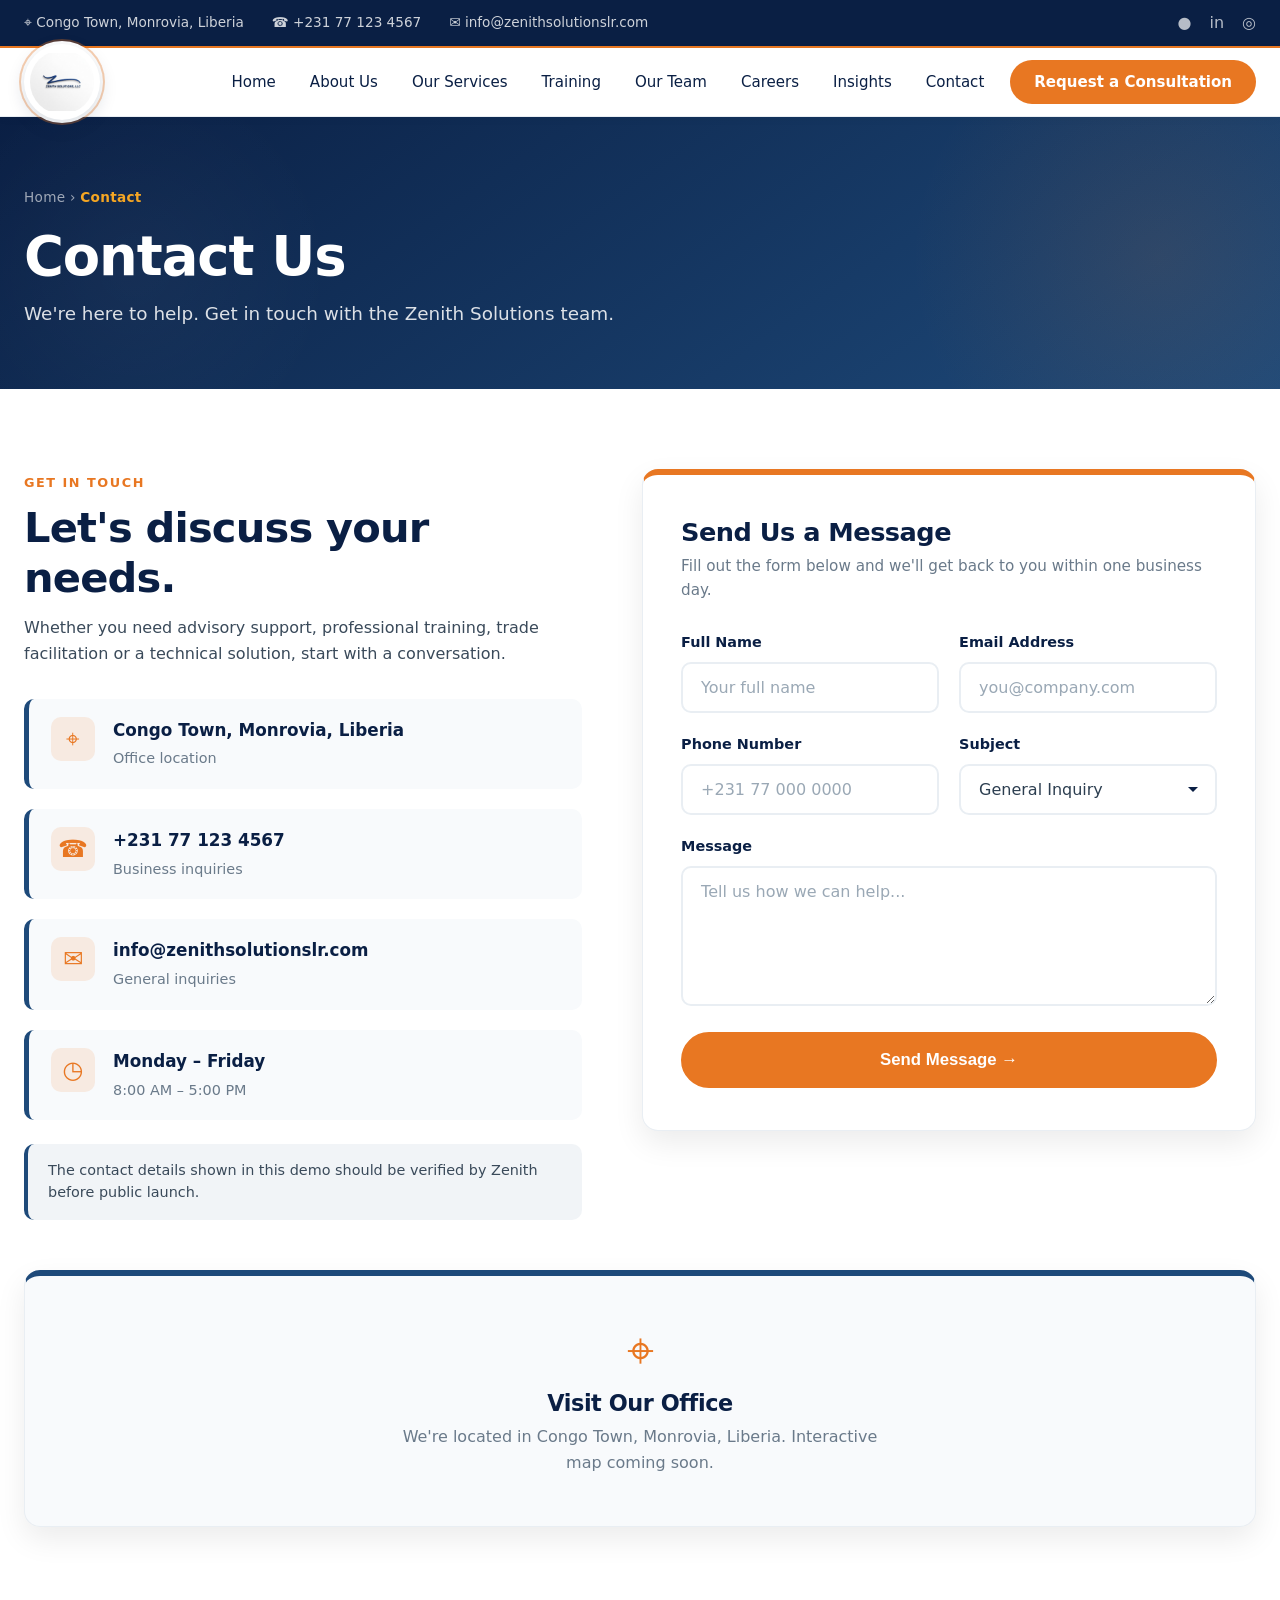
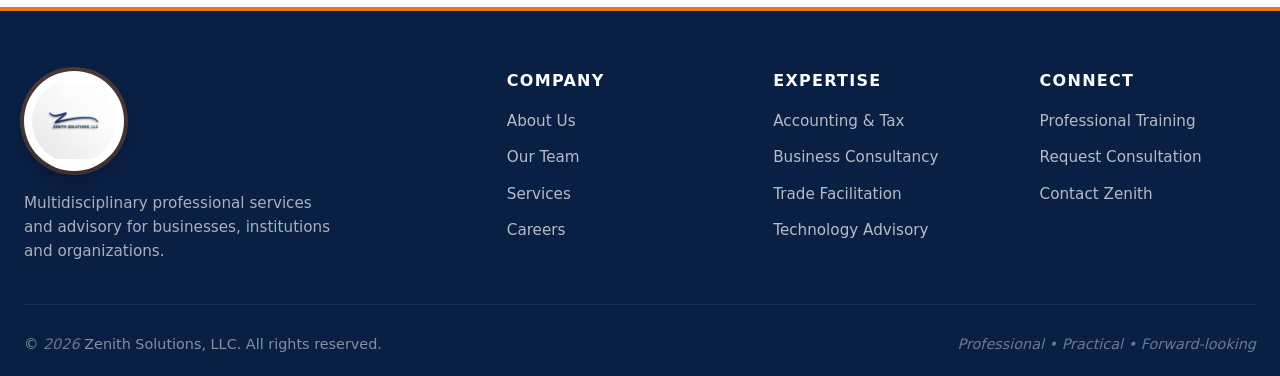
<file: contact.html>
<!DOCTYPE html>
<html lang="en">
<head>
  <meta charset="UTF-8">
  <meta name="viewport" content="width=device-width, initial-scale=1.0">
  <meta name="description" content="Contact Zenith Solutions, LLC in Congo Town, Monrovia, Liberia.">
  <title>Contact | Zenith Solutions, LLC</title>
  <style>
    /* ---------- RESET & VARIABLES ---------- */
    * {
      margin: 0;
      padding: 0;
      box-sizing: border-box;
    }

    :root {
      --navy: #0A1F44;
      --blue: #1E4A7A;
      --blue-light: #2B6A9E;
      --orange: #E87722;
      --orange-soft: #F5A623;
      --white: #FFFFFF;
      --off-white: #F8FAFC;
      --gray-light: #E9EEF3;
      --gray-text: #2C3E50;
      --shadow: 0 12px 30px rgba(0, 0, 0, 0.08);
      --shadow-hover: 0 20px 40px rgba(0, 0, 0, 0.12);
      --radius: 16px;
      --radius-sm: 10px;
      --transition: all 0.25s ease;
    }

    body {
      font-family: system-ui, -apple-system, 'Segoe UI', Roboto, 'Helvetica Neue', sans-serif;
      background: var(--white);
      color: var(--gray-text);
      line-height: 1.6;
      -webkit-font-smoothing: antialiased;
      overflow-x: hidden;
    }

    .container {
      max-width: 1280px;
      margin: 0 auto;
      padding: 0 24px;
    }

    /* ---------- TYPOGRAPHY ---------- */
    h1, h2, h3, h4 {
      font-weight: 700;
      line-height: 1.2;
      letter-spacing: -0.02em;
      color: var(--navy);
    }

    h1 {
      font-size: clamp(2.2rem, 4.5vw, 3.4rem);
    }

    h2 {
      font-size: clamp(1.8rem, 3.5vw, 2.6rem);
      margin-bottom: 0.8rem;
    }

    h3 {
      font-size: 1.3rem;
      margin-bottom: 0.5rem;
    }

    p {
      color: #3a4a5a;
    }

    a {
      text-decoration: none;
      color: inherit;
      transition: var(--transition);
    }

    .kicker {
      display: inline-block;
      font-size: 0.8rem;
      font-weight: 700;
      text-transform: uppercase;
      letter-spacing: 0.12em;
      color: var(--orange);
      margin-bottom: 0.6rem;
    }

    /* ---------- BUTTONS ---------- */
    .btn {
      display: inline-flex;
      align-items: center;
      justify-content: center;
      gap: 8px;
      padding: 14px 32px;
      border-radius: 50px;
      font-weight: 600;
      font-size: 1rem;
      transition: var(--transition);
      cursor: pointer;
      border: 2px solid transparent;
      text-align: center;
      white-space: nowrap;
    }

    .btn-primary {
      background: var(--orange);
      color: var(--white);
      border-color: var(--orange);
    }

    .btn-primary:hover {
      background: #d4661a;
      border-color: #d4661a;
      transform: translateY(-2px);
      box-shadow: 0 8px 20px rgba(232, 119, 34, 0.3);
    }

    /* ---------- TOP BAR ---------- */
    .topbar {
      background: var(--navy);
      color: rgba(255, 255, 255, 0.8);
      font-size: 0.85rem;
      padding: 10px 0;
      border-bottom: 2px solid var(--orange);
    }

    .topbar .container {
      display: flex;
      justify-content: space-between;
      align-items: center;
      flex-wrap: wrap;
      gap: 12px;
    }

    .top-left {
      display: flex;
      gap: 28px;
      flex-wrap: wrap;
    }

    .top-left span {
      display: flex;
      align-items: center;
      gap: 6px;
    }

    .top-right {
      display: flex;
      gap: 18px;
      font-size: 1rem;
      color: rgba(255, 255, 255, 0.7);
    }

    .top-right span {
      cursor: pointer;
      transition: var(--transition);
    }

    .top-right span:hover {
      color: var(--orange);
    }

    /* ---------- NAVBAR — CIRCULAR LOGO ---------- */
    .navbar {
      background: var(--white);
      padding: 0.5rem 0;
      border-bottom: 1px solid var(--gray-light);
      position: sticky;
      top: 0;
      z-index: 100;
      box-shadow: 0 2px 10px rgba(0, 0, 0, 0.03);
    }

    .nav-inner {
      display: flex;
      align-items: center;
      justify-content: space-between;
      flex-wrap: wrap;
      gap: 16px;
    }

    .logo-circle {
      display: flex;
      align-items: center;
      flex-shrink: 0;
      position: relative;
    }

    .logo-circle a {
      display: flex;
      align-items: center;
      justify-content: center;
      width: 76px;
      height: 76px;
      border-radius: 50%;
      background: var(--white);
      overflow: hidden;
      padding: 6px;
      box-shadow: 0 6px 18px rgba(10, 31, 68, 0.15), 0 0 0 3px var(--white), 0 0 0 5px rgba(232, 119, 34, 0.35);
      transition: var(--transition);
      position: relative;
      margin: -12px 0;
    }

    .logo-circle a::before {
      content: '';
      position: absolute;
      inset: 0;
      border-radius: 50%;
      background: linear-gradient(145deg, var(--blue) 0%, var(--navy) 100%);
      opacity: 0;
      transition: var(--transition);
    }

    .logo-circle a:hover {
      transform: translateY(-3px) scale(1.04);
      box-shadow: 0 12px 28px rgba(10, 31, 68, 0.25), 0 0 0 3px var(--white), 0 0 0 5px var(--orange);
    }

    .logo-circle a:hover::before {
      opacity: 0.05;
    }

    .logo-circle img {
      width: 100%;
      height: 100%;
      object-fit: contain;
      border-radius: 50%;
      display: block;
      position: relative;
      z-index: 2;
      transition: var(--transition);
    }

    .menu {
      display: none;
      background: none;
      border: 2px solid var(--gray-light);
      border-radius: 8px;
      padding: 8px 14px;
      font-size: 1.4rem;
      cursor: pointer;
      color: var(--navy);
      transition: var(--transition);
    }

    .menu:hover {
      background: var(--off-white);
      border-color: var(--blue);
    }

    .nav-links {
      display: flex;
      align-items: center;
      gap: 6px;
      flex-wrap: wrap;
    }

    .nav-links a {
      font-weight: 500;
      font-size: 0.94rem;
      color: var(--navy);
      padding: 8px 14px;
      border-radius: 30px;
      transition: var(--transition);
      position: relative;
    }

    .nav-links a:hover {
      color: var(--orange);
      background: rgba(232, 119, 34, 0.08);
    }

    .nav-links .nav-cta {
      background: var(--orange);
      color: var(--white) !important;
      padding: 10px 24px;
      font-weight: 600;
      margin-left: 6px;
    }

    .nav-links .nav-cta:hover {
      background: #d4661a !important;
      color: var(--white) !important;
      box-shadow: 0 6px 18px rgba(232, 119, 34, 0.3);
    }

    /* Mobile consult button */
    .mobile-consult {
      display: none;
      background: var(--orange);
      color: var(--white);
      text-align: center;
      padding: 14px;
      font-weight: 600;
      font-size: 1rem;
      border-bottom: 2px solid #d4661a;
    }

    .mobile-consult:hover {
      background: #d4661a;
    }

    /* ---------- PAGE HERO ---------- */
    .page-hero {
      background: linear-gradient(145deg, var(--navy) 0%, var(--blue) 100%);
      color: var(--white);
      padding: 70px 0 60px;
      position: relative;
      overflow: hidden;
    }

    .page-hero::before {
      content: '';
      position: absolute;
      top: -40%;
      right: -10%;
      width: 500px;
      height: 500px;
      background: radial-gradient(circle, rgba(232, 119, 34, 0.1) 0%, transparent 70%);
      border-radius: 50%;
      pointer-events: none;
    }

    .page-hero::after {
      content: '';
      position: absolute;
      bottom: -30%;
      left: -5%;
      width: 400px;
      height: 400px;
      background: radial-gradient(circle, rgba(255, 255, 255, 0.03) 0%, transparent 70%);
      border-radius: 50%;
      pointer-events: none;
    }

    .page-hero .container {
      position: relative;
      z-index: 2;
    }

    .page-hero h1 {
      color: var(--white);
      margin-bottom: 0.6rem;
    }

    .page-hero p {
      color: rgba(255, 255, 255, 0.85);
      font-size: 1.15rem;
      max-width: 600px;
    }

    .breadcrumb {
      font-size: 0.85rem;
      color: rgba(255, 255, 255, 0.6);
      margin-bottom: 1rem;
      letter-spacing: 0.3px;
    }

    .breadcrumb span {
      color: var(--orange-soft);
      font-weight: 600;
    }

    /* ---------- SECTIONS ---------- */
    .section {
      padding: 80px 0;
    }

    /* ---------- REVEAL ANIMATION ---------- */
    .reveal {
      opacity: 0;
      transform: translateY(30px);
      transition: opacity 0.7s ease, transform 0.7s ease;
    }

    .reveal.visible {
      opacity: 1;
      transform: translateY(0);
    }

    /* ---------- CONTACT GRID ---------- */
    .contact-grid {
      display: grid;
      grid-template-columns: 1fr 1.1fr;
      gap: 60px;
      align-items: start;
    }

    /* Contact info */
    .contact-info {
      margin-top: 32px;
      display: flex;
      flex-direction: column;
      gap: 20px;
    }

    .contact-item {
      display: flex;
      align-items: flex-start;
      gap: 18px;
      padding: 18px 22px;
      background: var(--off-white);
      border-radius: var(--radius-sm);
      border-left: 5px solid var(--blue);
      transition: var(--transition);
    }

    .contact-item:hover {
      border-left-color: var(--orange);
      transform: translateX(6px);
      box-shadow: var(--shadow);
    }

    .contact-item .icon {
      font-size: 1.5rem;
      color: var(--orange);
      line-height: 1;
      width: 44px;
      height: 44px;
      display: flex;
      align-items: center;
      justify-content: center;
      background: rgba(232, 119, 34, 0.12);
      border-radius: 10px;
      flex-shrink: 0;
      transition: var(--transition);
    }

    .contact-item:hover .icon {
      background: var(--orange);
      color: var(--white);
    }

    .contact-item strong {
      display: block;
      color: var(--navy);
      font-size: 1.05rem;
      margin-bottom: 2px;
    }

    .contact-item span {
      font-size: 0.9rem;
      color: #6a7a8a;
    }

    /* ---------- FORM CARD ---------- */
    .card {
      background: var(--white);
      border-radius: var(--radius);
      padding: 42px 38px;
      box-shadow: var(--shadow);
      border: 1px solid var(--gray-light);
      border-top: 6px solid var(--orange);
      transition: var(--transition);
    }

    .card:hover {
      box-shadow: var(--shadow-hover);
    }

    .card h3 {
      font-size: 1.6rem;
      margin-bottom: 0.4rem;
      color: var(--navy);
    }

    .card h3 + p {
      color: #6a7a8a;
      margin-bottom: 1.8rem;
      font-size: 0.95rem;
    }

    .form {
      display: flex;
      flex-direction: column;
      gap: 20px;
    }

    .form .row {
      display: grid;
      grid-template-columns: 1fr 1fr;
      gap: 20px;
    }

    .form label {
      display: flex;
      flex-direction: column;
      gap: 8px;
      font-weight: 600;
      font-size: 0.9rem;
      color: var(--navy);
    }

    .form input,
    .form select,
    .form textarea {
      padding: 14px 18px;
      border: 2px solid var(--gray-light);
      border-radius: var(--radius-sm);
      font-size: 1rem;
      font-family: inherit;
      color: var(--gray-text);
      background: var(--white);
      transition: var(--transition);
      outline: none;
      width: 100%;
    }

    .form input:focus,
    .form select:focus,
    .form textarea:focus {
      border-color: var(--blue);
      box-shadow: 0 0 0 4px rgba(30, 74, 122, 0.08);
    }

    .form input::placeholder,
    .form textarea::placeholder {
      color: #9aa8b5;
    }

    .form textarea {
      min-height: 140px;
      resize: vertical;
    }

    .form select {
      cursor: pointer;
      appearance: none;
      background-image: url("data:image/svg+xml,%3Csvg xmlns='http://www.w3.org/2000/svg' width='12' height='12' viewBox='0 0 12 12'%3E%3Cpath fill='%230A1F44' d='M6 8L1 3h10z'/%3E%3C/svg%3E");
      background-repeat: no-repeat;
      background-position: right 16px center;
      padding-right: 44px;
    }

    .form .btn-primary {
      margin-top: 6px;
      width: 100%;
      font-size: 1.05rem;
      padding: 16px 32px;
    }

    /* ---------- NOTICE ---------- */
    .notice {
      background: rgba(30, 74, 122, 0.06);
      border-left: 4px solid var(--blue);
      padding: 16px 20px;
      border-radius: var(--radius-sm);
      font-size: 0.9rem;
      color: #3a4a5a;
      line-height: 1.5;
    }

    .form-message {
      background: rgba(232, 119, 34, 0.08);
      border-left-color: var(--orange);
      color: var(--navy);
      font-weight: 500;
      padding: 16px 20px;
      border-radius: var(--radius-sm);
      margin-top: 10px;
    }

    .form-message.success {
      background: rgba(30, 74, 122, 0.08);
      border-left-color: var(--blue);
    }

    /* ---------- MAP PLACEHOLDER ---------- */
    .map-wrap {
      margin-top: 50px;
      border-radius: var(--radius);
      overflow: hidden;
      box-shadow: var(--shadow);
      border: 1px solid var(--gray-light);
      background: var(--off-white);
      padding: 50px 30px;
      text-align: center;
      border-top: 6px solid var(--blue);
      transition: var(--transition);
    }

    .map-wrap:hover {
      border-top-color: var(--orange);
      box-shadow: var(--shadow-hover);
    }

    .map-wrap .map-icon {
      font-size: 3rem;
      color: var(--orange);
      margin-bottom: 1rem;
      line-height: 1;
    }

    .map-wrap h3 {
      font-size: 1.4rem;
      margin-bottom: 0.5rem;
    }

    .map-wrap p {
      color: #6a7a8a;
      max-width: 500px;
      margin: 0 auto;
    }

    /* ---------- FOOTER ---------- */
    .footer {
      background: var(--navy);
      color: rgba(255, 255, 255, 0.75);
      padding: 60px 0 20px;
      border-top: 4px solid var(--orange);
    }

    .footer-grid {
      display: grid;
      grid-template-columns: 2fr 1fr 1fr 1fr;
      gap: 50px;
      padding-bottom: 40px;
      border-bottom: 1px solid rgba(255, 255, 255, 0.08);
    }

    .footer-logo-circle {
      width: 100px;
      height: 100px;
      border-radius: 50%;
      background: var(--white);
      padding: 8px;
      display: flex;
      align-items: center;
      justify-content: center;
      margin-bottom: 20px;
      box-shadow: 0 8px 20px rgba(0, 0, 0, 0.25), 0 0 0 4px rgba(232, 119, 34, 0.3);
      transition: var(--transition);
    }

    .footer-logo-circle:hover {
      transform: scale(1.05);
    }

    .footer-logo-circle img {
      width: 100%;
      height: 100%;
      object-fit: contain;
      border-radius: 50%;
      display: block;
    }

    .footer p {
      color: rgba(255, 255, 255, 0.65);
      font-size: 0.95rem;
      max-width: 320px;
    }

    .footer h3 {
      color: var(--white);
      font-size: 1rem;
      text-transform: uppercase;
      letter-spacing: 0.08em;
      margin-bottom: 1.2rem;
      font-weight: 700;
    }

    .footer a {
      display: block;
      color: rgba(255, 255, 255, 0.7);
      margin-bottom: 12px;
      font-size: 0.95rem;
      transition: var(--transition);
    }

    .footer a:hover {
      color: var(--orange);
      transform: translateX(4px);
    }

    .copyright {
      padding-top: 28px;
      display: flex;
      justify-content: space-between;
      align-items: center;
      flex-wrap: wrap;
      gap: 12px;
      color: rgba(255, 255, 255, 0.5);
      font-size: 0.9rem;
    }

    .copyright span:last-child {
      color: rgba(255, 255, 255, 0.4);
      font-style: italic;
    }

    /* ---------- RESPONSIVE ---------- */
    @media (max-width: 1024px) {
      .contact-grid {
        grid-template-columns: 1fr;
        gap: 50px;
      }

      .footer-grid {
        grid-template-columns: 1fr 1fr;
      }
    }

    @media (max-width: 768px) {
      .topbar .container {
        flex-direction: column;
        text-align: center;
      }

      .top-left {
        justify-content: center;
        gap: 16px;
      }

      .top-right {
        justify-content: center;
      }

      .menu {
        display: block;
      }

      .nav-links {
        display: none;
        width: 100%;
        flex-direction: column;
        align-items: stretch;
        padding: 16px 0 8px;
        gap: 4px;
      }

      .nav-links.active {
        display: flex;
      }

      .nav-links a {
        padding: 12px 16px;
        border-radius: 10px;
        text-align: center;
      }

      .nav-links .nav-cta {
        margin-left: 0;
        margin-top: 6px;
      }

      .mobile-consult {
        display: block;
      }

      .logo-circle a {
        width: 62px;
        height: 62px;
        padding: 5px;
        margin: -8px 0;
      }

      .page-hero {
        padding: 50px 0 40px;
      }

      .form .row {
        grid-template-columns: 1fr;
        gap: 20px;
      }

      .card {
        padding: 30px 24px;
      }

      .footer-grid {
        grid-template-columns: 1fr;
        gap: 30px;
      }

      .copyright {
        flex-direction: column;
        text-align: center;
      }
    }

    @media (max-width: 480px) {
      .container {
        padding: 0 16px;
      }

      .section {
        padding: 50px 0;
      }

      .logo-circle a {
        width: 52px;
        height: 52px;
        padding: 4px;
        margin: -6px 0;
      }

      .contact-item {
        padding: 14px 16px;
        gap: 14px;
      }

      .contact-item .icon {
        width: 38px;
        height: 38px;
        font-size: 1.3rem;
      }

      .card {
        padding: 24px 18px;
      }

      .card h3 {
        font-size: 1.3rem;
      }

      .map-wrap {
        padding: 34px 20px;
      }

      .footer-logo-circle {
        width: 80px;
        height: 80px;
      }
    }

    /* Reduce motion preference */
    @media (prefers-reduced-motion: reduce) {
      * {
        animation-duration: 0.01ms !important;
        animation-iteration-count: 1 !important;
        transition-duration: 0.01ms !important;
      }

      .reveal {
        opacity: 1;
        transform: none;
      }
    }
  

/* ===== ZENITH CONSULTATION UPGRADE — ADDITIVE ONLY ===== */
.zs-consult-overlay{position:fixed;inset:0;background:rgba(6,31,62,.72);backdrop-filter:blur(7px);-webkit-backdrop-filter:blur(7px);display:flex;align-items:center;justify-content:center;padding:22px;z-index:9999;opacity:0;visibility:hidden;transition:opacity .25s ease,visibility .25s ease}
.zs-consult-overlay.is-open{opacity:1;visibility:visible}
.zs-consult-modal{width:min(960px,100%);max-height:min(90vh,820px);overflow:auto;background:#fff;border-radius:24px;box-shadow:0 30px 90px rgba(6,31,62,.35);border:1px solid rgba(255,255,255,.45);transform:translateY(18px) scale(.98);transition:transform .28s ease;position:relative}
.zs-consult-overlay.is-open .zs-consult-modal{transform:none}
.zs-consult-top{display:flex;justify-content:space-between;align-items:flex-start;gap:20px;padding:28px 32px 20px;background:linear-gradient(135deg,#061f3e 0%,#0b4d9c 100%);color:#fff}
.zs-consult-brand{display:flex;align-items:center;gap:14px}.zs-consult-brand img{width:54px;height:54px;object-fit:contain;border-radius:50%;background:#fff;padding:4px}.zs-consult-kicker{display:block;color:#ff9d31;font-size:10px;font-weight:900;letter-spacing:.15em;text-transform:uppercase;margin-bottom:4px}.zs-consult-top h2{color:#fff;margin:0;font-size:clamp(26px,4vw,38px)}
.zs-consult-close{width:42px;height:42px;border:1px solid rgba(255,255,255,.25);border-radius:50%;background:rgba(255,255,255,.1);color:#fff;font-size:24px;line-height:1;cursor:pointer;display:grid;place-items:center;transition:.2s;flex:0 0 auto}.zs-consult-close:hover{background:#ff8611;transform:rotate(4deg)}
.zs-consult-body{display:grid;grid-template-columns:.78fr 1.22fr;gap:0}.zs-consult-side{padding:30px;background:#f5f9fe;border-right:1px solid #e1eaf4}.zs-consult-side h3{font-size:20px;margin:0 0 8px;color:#061f3e}.zs-consult-side>p{font-size:14px;color:#526579;line-height:1.65;margin-bottom:22px}.zs-consult-steps{display:grid;gap:13px}.zs-consult-step{display:flex;gap:12px;align-items:flex-start}.zs-consult-step-num{width:30px;height:30px;border-radius:50%;background:#eaf3ff;color:#0b4d9c;display:grid;place-items:center;font-weight:900;font-size:12px;flex:0 0 auto}.zs-consult-step strong{display:block;color:#0b2343;font-size:13px;margin-bottom:2px}.zs-consult-step span{display:block;color:#6a7a8a;font-size:12px;line-height:1.45}.zs-consult-note{margin-top:24px;padding:14px 15px;border-left:4px solid #ff8611;background:#fff7ed;border-radius:9px;color:#5e4b39;font-size:12px;line-height:1.55}
.zs-consult-form{padding:30px 32px}.zs-consult-form h3{margin:0 0 4px;color:#061f3e;font-size:21px}.zs-consult-form .zs-help{margin:0 0 20px;color:#6a7a8a;font-size:13px}.zs-form-grid{display:grid;grid-template-columns:1fr 1fr;gap:15px}.zs-field{display:flex;flex-direction:column;gap:6px}.zs-field.full{grid-column:1/-1}.zs-field label{font-size:12px;font-weight:800;color:#0b2343}.zs-field input,.zs-field select,.zs-field textarea{width:100%;margin:0;padding:12px 13px;border:1px solid #cbd8e7;border-radius:10px;background:#fff;color:#0b2343;font:inherit;outline:none;transition:.2s}.zs-field input:focus,.zs-field select:focus,.zs-field textarea:focus{border-color:#0b4d9c;box-shadow:0 0 0 4px rgba(11,77,156,.08)}.zs-field textarea{min-height:100px;resize:vertical}.zs-required{color:#ff8611}.zs-consult-actions{display:flex;align-items:center;justify-content:space-between;gap:15px;margin-top:20px;flex-wrap:wrap}.zs-consult-submit{border:0!important;min-width:210px}.zs-consult-privacy{font-size:11px;color:#7a8896;max-width:390px;line-height:1.5}.zs-consult-success{display:none;margin-top:15px;padding:13px 15px;border-left:4px solid #0b4d9c;background:#eef6ff;border-radius:8px;color:#0b2343;font-size:13px;line-height:1.5}.zs-consult-success.show{display:block}
@media(max-width:760px){.zs-consult-overlay{padding:10px}.zs-consult-modal{max-height:94vh;border-radius:18px}.zs-consult-top{padding:22px 20px 17px}.zs-consult-brand img{width:46px;height:46px}.zs-consult-body{grid-template-columns:1fr}.zs-consult-side{display:none}.zs-consult-form{padding:22px 20px}.zs-form-grid{grid-template-columns:1fr}.zs-field.full{grid-column:auto}.zs-consult-actions{align-items:stretch}.zs-consult-submit{width:100%}.zs-consult-privacy{max-width:none}.zs-consult-close{width:38px;height:38px;font-size:21px}}

</style>
</head>
<body>

<!-- TOP BAR -->
<div class="topbar">
  <div class="container">
    <div class="top-left">
      <span>⌖ Congo Town, Monrovia, Liberia</span>
      <span>☎ +231 77 123 4567</span>
      <span>✉ info@zenithsolutionslr.com</span>
    </div>
    <div class="top-right">
      <span>●</span>
      <span>in</span>
      <span>◎</span>
    </div>
  </div>
</div>

<!-- NAVBAR WITH CIRCULAR LOGO -->
<header class="navbar">
  <div class="container nav-inner">
    <div class="logo-circle">
      <a href="index.html" aria-label="Zenith Solutions Home">
        <img src="zenith-logo.jpg" alt="Zenith Solutions, LLC">
      </a>
    </div>
    <button class="menu" aria-label="Open navigation" id="menuToggle">☰</button>
    <nav class="nav-links" id="navLinks">
      <a href="index.html">Home</a>
      <a href="about.html">About Us</a>
      <a href="services.html">Our Services</a>
      <a href="training.html">Training</a>
      <a href="team.html">Our Team</a>
      <a href="careers.html">Careers</a>
      <a href="insights.html">Insights</a>
      <a href="contact.html">Contact</a>
      <a class="nav-cta" href="contact.html">Request a Consultation</a>
    </nav>
  </div>
</header>

<!-- Mobile consult button -->
<a class="mobile-consult" href="contact.html">Request Consultation →</a>

<!-- PAGE HERO -->
<section class="page-hero">
  <div class="container">
    <div class="breadcrumb">Home › <span>Contact</span></div>
    <h1>Contact Us</h1>
    <p>We're here to help. Get in touch with the Zenith Solutions team.</p>
  </div>
</section>

<!-- CONTACT SECTION -->
<section class="section">
  <div class="container contact-grid">
    <!-- Left: Info -->
    <div class="reveal">
      <span class="kicker">Get in touch</span>
      <h2>Let's discuss your needs.</h2>
      <p>Whether you need advisory support, professional training, trade facilitation or a technical solution, start with a conversation.</p>

      <div class="contact-info">
        <div class="contact-item">
          <div class="icon">⌖</div>
          <div>
            <strong>Congo Town, Monrovia, Liberia</strong>
            <span>Office location</span>
          </div>
        </div>
        <div class="contact-item">
          <div class="icon">☎</div>
          <div>
            <strong>+231 77 123 4567</strong>
            <span>Business inquiries</span>
          </div>
        </div>
        <div class="contact-item">
          <div class="icon">✉</div>
          <div>
            <strong>info@zenithsolutionslr.com</strong>
            <span>General inquiries</span>
          </div>
        </div>
        <div class="contact-item">
          <div class="icon">◷</div>
          <div>
            <strong>Monday – Friday</strong>
            <span>8:00 AM – 5:00 PM</span>
          </div>
        </div>
      </div>

      <div class="notice" style="margin-top:24px">
        The contact details shown in this demo should be verified by Zenith before public launch.
      </div>
    </div>

    <!-- Right: Form -->
    <div class="card reveal">
      <h3>Send Us a Message</h3>
      <p>Fill out the form below and we'll get back to you within one business day.</p>
      <form class="form" data-demo-form>
        <div class="row">
          <label>Full Name
            <input name="name" required placeholder="Your full name">
          </label>
          <label>Email Address
            <input name="email" type="email" required placeholder="you@company.com">
          </label>
        </div>
        <div class="row">
          <label>Phone Number
            <input name="phone" placeholder="+231 77 000 0000">
          </label>
          <label>Subject
            <select name="subject">
              <option>General Inquiry</option>
              <option>Request a Consultation</option>
              <option>Training</option>
              <option>Accounting & Tax</option>
              <option>Business Consultancy</option>
              <option>Trade Facilitation</option>
              <option>Technology Advisory</option>
            </select>
          </label>
        </div>
        <label>Message
          <textarea name="message" required placeholder="Tell us how we can help..."></textarea>
        </label>
        <button class="btn btn-primary" type="submit">Send Message →</button>
        <div class="notice form-message" hidden></div>
      </form>
    </div>
  </div>

  <!-- Map placeholder -->
  <div class="container">
    <div class="map-wrap reveal">
      <div class="map-icon">⌖</div>
      <h3>Visit Our Office</h3>
      <p>We're located in Congo Town, Monrovia, Liberia. Interactive map coming soon.</p>
    </div>
  </div>
</section>

<!-- FOOTER -->
<footer class="footer">
  <div class="container">
    <div class="footer-grid">
      <div>
        <div class="footer-logo-circle">
          <img src="zenith-logo.jpg" alt="Zenith Solutions, LLC">
        </div>
        <p>Multidisciplinary professional services and advisory for businesses, institutions and organizations.</p>
      </div>
      <div>
        <h3>Company</h3>
        <a href="about.html">About Us</a>
        <a href="team.html">Our Team</a>
        <a href="services.html">Services</a>
        <a href="careers.html">Careers</a>
      </div>
      <div>
        <h3>Expertise</h3>
        <a href="services.html#accounting">Accounting & Tax</a>
        <a href="services.html#consulting">Business Consultancy</a>
        <a href="services.html#trade">Trade Facilitation</a>
        <a href="services.html#technology">Technology Advisory</a>
      </div>
      <div>
        <h3>Connect</h3>
        <a href="training.html">Professional Training</a>
        <a href="contact.html">Request Consultation</a>
        <a href="contact.html">Contact Zenith</a>
      </div>
    </div>
    <div class="copyright">
      <span>© <span data-year></span> Zenith Solutions, LLC. All rights reserved.</span>
      <span>Professional • Practical • Forward-looking</span>
    </div>
  </div>
</footer>

<script>
  // Set current year
  document.querySelectorAll('[data-year]').forEach(el => {
    el.textContent = new Date().getFullYear();
  });

  // Mobile menu toggle
  const menuToggle = document.getElementById('menuToggle');
  const navLinks = document.getElementById('navLinks');

  if (menuToggle && navLinks) {
    menuToggle.addEventListener('click', function() {
      navLinks.classList.toggle('active');
      const isOpen = navLinks.classList.contains('active');
      menuToggle.setAttribute('aria-expanded', isOpen);
      menuToggle.textContent = isOpen ? '✕' : '☰';
    });

    navLinks.querySelectorAll('a').forEach(link => {
      link.addEventListener('click', () => {
        if (window.innerWidth <= 768) {
          navLinks.classList.remove('active');
          menuToggle.textContent = '☰';
          menuToggle.setAttribute('aria-expanded', 'false');
        }
      });
    });

    window.addEventListener('resize', () => {
      if (window.innerWidth > 768) {
        navLinks.classList.remove('active');
        menuToggle.textContent = '☰';
        menuToggle.setAttribute('aria-expanded', 'false');
      }
    });
  }

  // Demo form handling
  const demoForm = document.querySelector('[data-demo-form]');
  if (demoForm) {
    demoForm.addEventListener('submit', function(e) {
      e.preventDefault();
      const msg = this.querySelector('.form-message');
      if (msg) {
        msg.hidden = false;
        msg.textContent = '✓ Thank you! Your message has been received. This is a demo — no data was sent.';
        msg.classList.add('success');
        this.reset();
        setTimeout(() => {
          msg.hidden = true;
          msg.classList.remove('success');
        }, 5000);
      }
    });
  }

  // Reveal on scroll
  const revealElements = document.querySelectorAll('.reveal');
  const revealObserver = new IntersectionObserver((entries) => {
    entries.forEach(entry => {
      if (entry.isIntersecting) {
        entry.target.classList.add('visible');
        revealObserver.unobserve(entry.target);
      }
    });
  }, { threshold: 0.1, rootMargin: '0px 0px -50px 0px' });

  revealElements.forEach(el => revealObserver.observe(el));

  // Smooth scroll for anchor links
  document.querySelectorAll('a[href^="#"]').forEach(anchor => {
    anchor.addEventListener('click', function(e) {
      const href = this.getAttribute('href');
      if (href === '#') return;
      const target = document.querySelector(href);
      if (target) {
        e.preventDefault();
        target.scrollIntoView({ behavior: 'smooth', block: 'start' });
      }
    });
  });


/* ===== ZENITH CONSULTATION UPGRADE — ADDITIVE ONLY ===== */
(function(){
  if(document.getElementById('zsConsultOverlay')) return;
  const overlay=document.createElement('div');
  overlay.id='zsConsultOverlay';
  overlay.className='zs-consult-overlay';
  overlay.setAttribute('aria-hidden','true');
  overlay.innerHTML=`
    <div class="zs-consult-modal" role="dialog" aria-modal="true" aria-labelledby="zsConsultTitle">
      <div class="zs-consult-top">
        <div class="zs-consult-brand">
          <img src="zenith-logo.jpg" alt="Zenith Solutions, LLC">
          <div><span class="zs-consult-kicker">Start a conversation</span><h2 id="zsConsultTitle">Request a Consultation</h2></div>
        </div>
        <button class="zs-consult-close" type="button" aria-label="Close consultation form">×</button>
      </div>
      <div class="zs-consult-body">
        <aside class="zs-consult-side">
          <h3>Let's understand what you need.</h3>
          <p>Share a few details and the Zenith Solutions team can review your request and follow up with the right next step.</p>
          <div class="zs-consult-steps">
            <div class="zs-consult-step"><div class="zs-consult-step-num">1</div><div><strong>Tell us about your need</strong><span>Select the service area and briefly describe the challenge.</span></div></div>
            <div class="zs-consult-step"><div class="zs-consult-step-num">2</div><div><strong>Choose your preference</strong><span>Let us know how and when you would prefer to be contacted.</span></div></div>
            <div class="zs-consult-step"><div class="zs-consult-step-num">3</div><div><strong>We'll follow up</strong><span>Your request can be reviewed before the consultation is arranged.</span></div></div>
          </div>
          <div class="zs-consult-note"><strong>Professional & confidential</strong><br>Use this form for business, advisory, training, trade, technology or other professional service inquiries.</div>
        </aside>
        <div class="zs-consult-form">
          <h3>Consultation details</h3><p class="zs-help">Fields marked <span class="zs-required">*</span> are required.</p>
          <form id="zsConsultForm">
            <div class="zs-form-grid">
              <div class="zs-field"><label>Full Name <span class="zs-required">*</span></label><input name="name" required placeholder="Your full name"></div>
              <div class="zs-field"><label>Company / Organization</label><input name="company" placeholder="Company or organization"></div>
              <div class="zs-field"><label>Email Address <span class="zs-required">*</span></label><input name="email" type="email" required placeholder="you@company.com"></div>
              <div class="zs-field"><label>Phone / WhatsApp</label><input name="phone" placeholder="+231 77 000 0000"></div>
              <div class="zs-field"><label>Service Needed <span class="zs-required">*</span></label><select name="service" required><option value="" selected disabled>Select a service</option><option>Accounting, Tax & Financial Advisory</option><option>Management & Business Consultancy</option><option>Commodity Trade & Logistics</option><option>Engineering / Infrastructure / Technology Advisory</option><option>Research & Institutional Advisory</option><option>Professional Education & Training</option><option>Other / General Consultation</option></select></div>
              <div class="zs-field"><label>Preferred Contact Method</label><select name="contact_method"><option>Phone call</option><option>WhatsApp</option><option>Email</option><option>In-person meeting</option><option>Video meeting</option></select></div>
              <div class="zs-field"><label>Preferred Date</label><input name="date" type="date"></div>
              <div class="zs-field"><label>Preferred Time</label><select name="time"><option>Any time</option><option>8:00 AM – 10:00 AM</option><option>10:00 AM – 12:00 PM</option><option>12:00 PM – 2:00 PM</option><option>2:00 PM – 5:00 PM</option></select></div>
              <div class="zs-field full"><label>How can Zenith Solutions help? <span class="zs-required">*</span></label><textarea name="message" required placeholder="Briefly tell us about your business need, project, challenge or the support you are looking for..."></textarea></div>
            </div>
            <div class="zs-consult-actions"><span class="zs-consult-privacy">By submitting, you are sending a consultation inquiry to Zenith Solutions, LLC. This form is currently a website demo until the official email/backend is connected.</span><button class="btn btn-primary zs-consult-submit" type="submit">Submit Consultation Request →</button></div>
            <div class="zs-consult-success" id="zsConsultSuccess" role="status"></div>
          </form>
        </div>
      </div>
    </div>`;
  document.body.appendChild(overlay);
  const closeBtn=overlay.querySelector('.zs-consult-close');
  const form=overlay.querySelector('#zsConsultForm');
  const success=overlay.querySelector('#zsConsultSuccess');
  const firstField=overlay.querySelector('input[name="name"]');
  function openConsult(){
    overlay.classList.add('is-open'); overlay.setAttribute('aria-hidden','false'); document.body.style.overflow='hidden';
    success.classList.remove('show'); success.textContent=''; setTimeout(()=>firstField&&firstField.focus(),120);
  }
  function closeConsult(){overlay.classList.remove('is-open'); overlay.setAttribute('aria-hidden','true'); document.body.style.overflow='';}
  document.addEventListener('click',function(e){
    const link=e.target.closest('a[href="contact.html"],a[href="./contact.html"]');
    if(link && /request\s+(a\s+)?consultation/i.test((link.textContent||'').trim())){e.preventDefault();openConsult();}
  });
  closeBtn.addEventListener('click',closeConsult);
  overlay.addEventListener('click',e=>{if(e.target===overlay)closeConsult();});
  document.addEventListener('keydown',e=>{if(e.key==='Escape'&&overlay.classList.contains('is-open'))closeConsult();});
  form.addEventListener('submit',function(e){
    e.preventDefault();
    const data=new FormData(form); const name=data.get('name')||'there';
    const ref='ZS-'+String(Date.now()).slice(-6);
    success.innerHTML='<strong>Request received for review.</strong><br>Thank you, '+String(name).replace(/[<>]/g,'')+'. Your consultation reference is <strong>'+ref+'</strong>. Connect the form to Zenith\'s official email/backend before public launch.';
    success.classList.add('show'); form.reset(); success.scrollIntoView({behavior:'smooth',block:'nearest'});
  });
})();

</script>

</body>
</html>
</file>
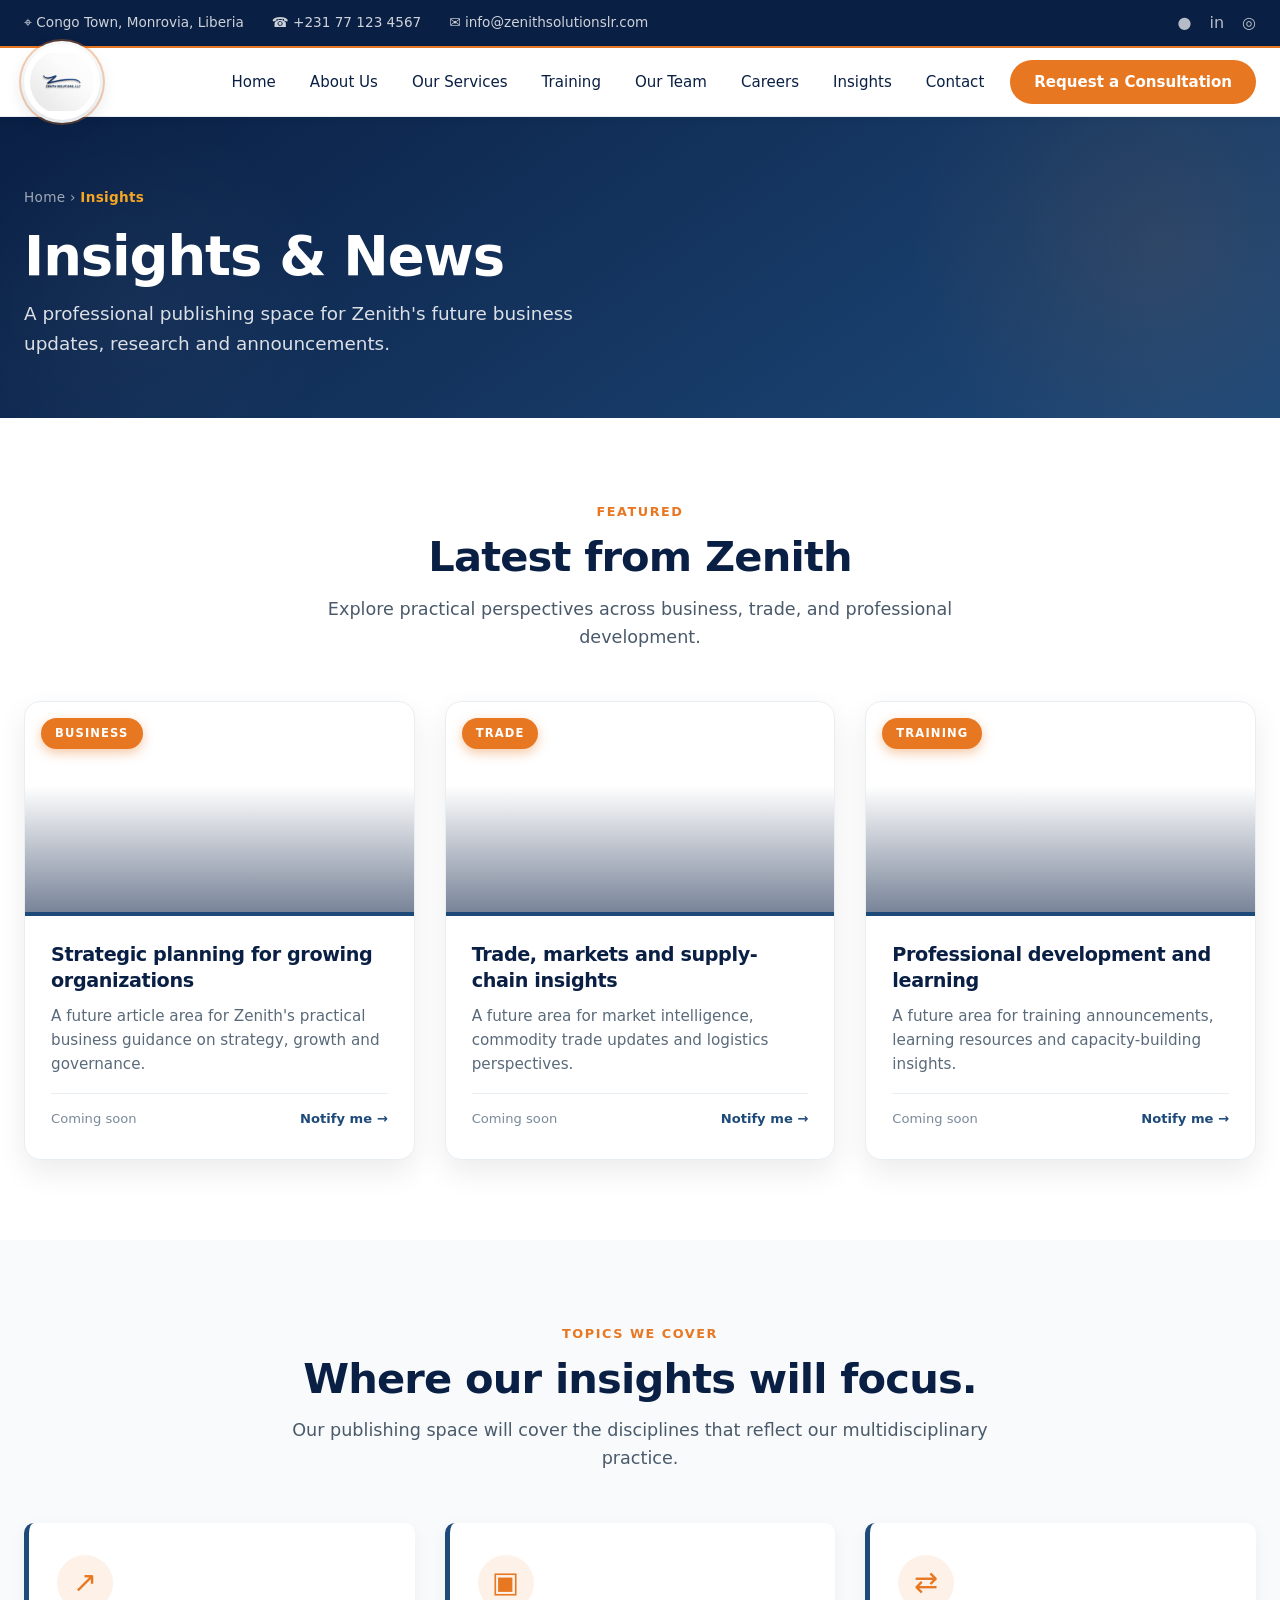
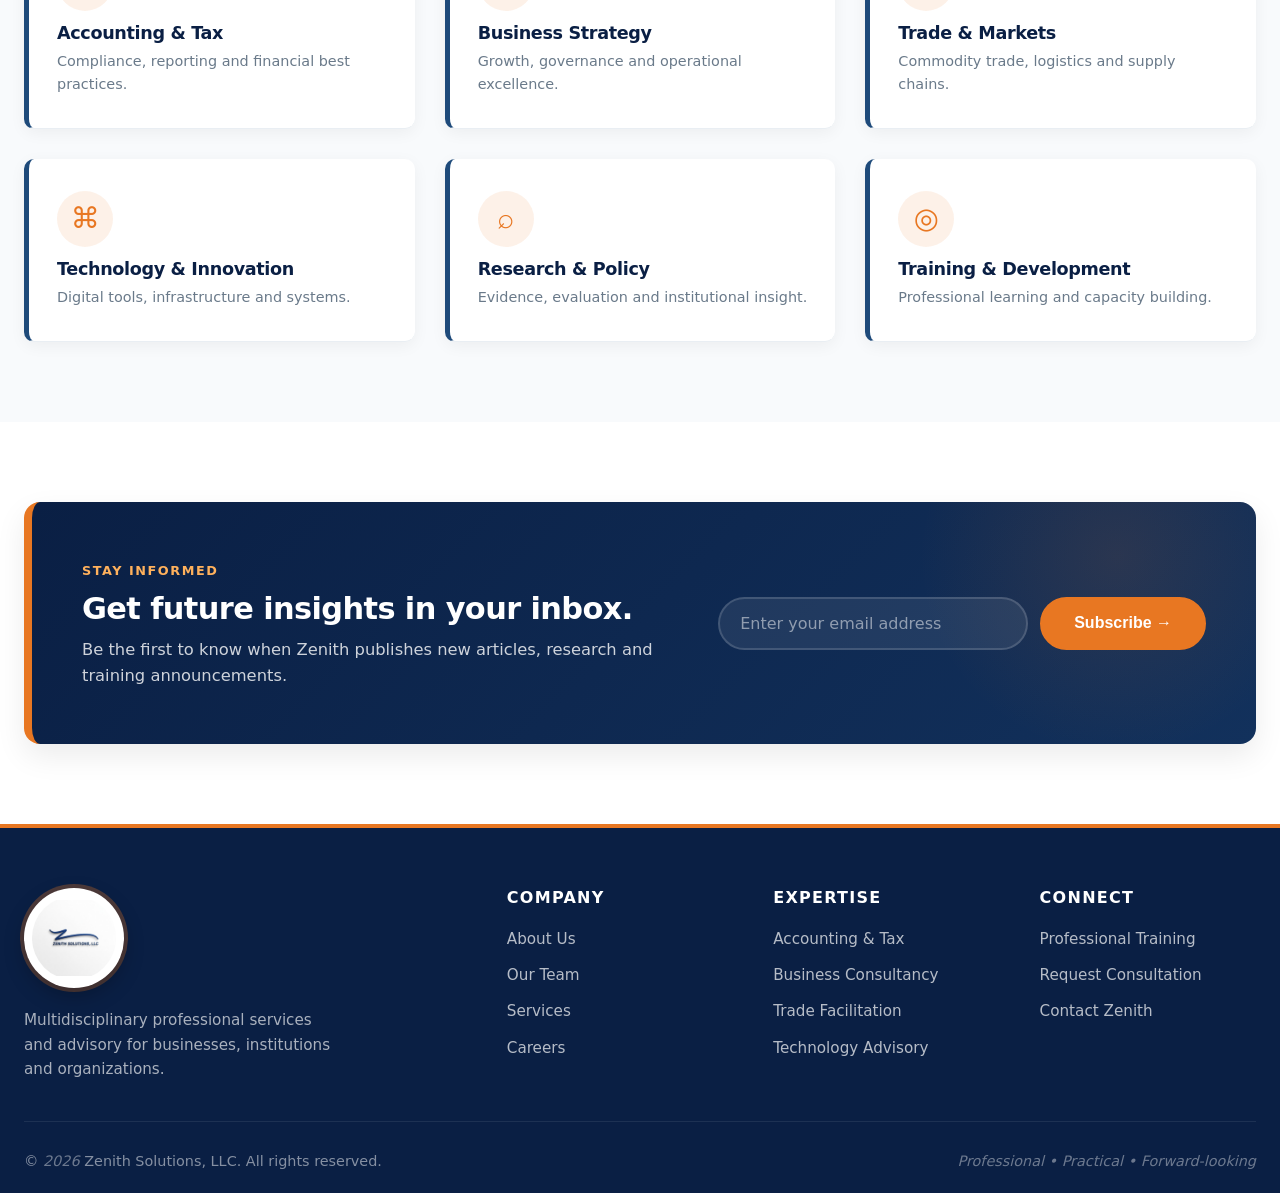
<file: insights.html>
<!DOCTYPE html>
<html lang="en">
<head>
  <meta charset="UTF-8">
  <meta name="viewport" content="width=device-width, initial-scale=1.0">
  <meta name="description" content="Zenith Solutions, LLC business insights, trade updates, training announcements and professional news.">
  <title>Insights | Zenith Solutions, LLC</title>
  <style>
    /* ---------- RESET & VARIABLES ---------- */
    * {
      margin: 0;
      padding: 0;
      box-sizing: border-box;
    }

    :root {
      --navy: #0A1F44;
      --blue: #1E4A7A;
      --blue-light: #2B6A9E;
      --orange: #E87722;
      --orange-soft: #F5A623;
      --white: #FFFFFF;
      --off-white: #F8FAFC;
      --gray-light: #E9EEF3;
      --gray-text: #2C3E50;
      --shadow: 0 12px 30px rgba(0, 0, 0, 0.08);
      --shadow-hover: 0 20px 40px rgba(0, 0, 0, 0.12);
      --radius: 16px;
      --radius-sm: 10px;
      --transition: all 0.25s ease;
    }

    body {
      font-family: system-ui, -apple-system, 'Segoe UI', Roboto, 'Helvetica Neue', sans-serif;
      background: var(--white);
      color: var(--gray-text);
      line-height: 1.6;
      -webkit-font-smoothing: antialiased;
      overflow-x: hidden;
    }

    .container {
      max-width: 1280px;
      margin: 0 auto;
      padding: 0 24px;
    }

    /* ---------- TYPOGRAPHY ---------- */
    h1, h2, h3, h4 {
      font-weight: 700;
      line-height: 1.2;
      letter-spacing: -0.02em;
      color: var(--navy);
    }

    h1 {
      font-size: clamp(2.2rem, 4.5vw, 3.4rem);
    }

    h2 {
      font-size: clamp(1.8rem, 3.5vw, 2.6rem);
      margin-bottom: 0.8rem;
    }

    h3 {
      font-size: 1.3rem;
      margin-bottom: 0.5rem;
    }

    p {
      color: #3a4a5a;
    }

    a {
      text-decoration: none;
      color: inherit;
      transition: var(--transition);
    }

    .kicker {
      display: inline-block;
      font-size: 0.8rem;
      font-weight: 700;
      text-transform: uppercase;
      letter-spacing: 0.12em;
      color: var(--orange);
      margin-bottom: 0.6rem;
    }

    /* ---------- BUTTONS ---------- */
    .btn {
      display: inline-flex;
      align-items: center;
      justify-content: center;
      gap: 8px;
      padding: 14px 32px;
      border-radius: 50px;
      font-weight: 600;
      font-size: 1rem;
      transition: var(--transition);
      cursor: pointer;
      border: 2px solid transparent;
      text-align: center;
      white-space: nowrap;
    }

    .btn-primary {
      background: var(--orange);
      color: var(--white);
      border-color: var(--orange);
    }

    .btn-primary:hover {
      background: #d4661a;
      border-color: #d4661a;
      transform: translateY(-2px);
      box-shadow: 0 8px 20px rgba(232, 119, 34, 0.3);
    }

    .btn-outline-white {
      background: transparent;
      color: var(--white);
      border-color: rgba(255, 255, 255, 0.5);
    }

    .btn-outline-white:hover {
      background: var(--white);
      color: var(--navy);
      border-color: var(--white);
      transform: translateY(-2px);
    }

    /* ---------- TOP BAR ---------- */
    .topbar {
      background: var(--navy);
      color: rgba(255, 255, 255, 0.8);
      font-size: 0.85rem;
      padding: 10px 0;
      border-bottom: 2px solid var(--orange);
    }

    .topbar .container {
      display: flex;
      justify-content: space-between;
      align-items: center;
      flex-wrap: wrap;
      gap: 12px;
    }

    .top-left {
      display: flex;
      gap: 28px;
      flex-wrap: wrap;
    }

    .top-left span {
      display: flex;
      align-items: center;
      gap: 6px;
    }

    .top-right {
      display: flex;
      gap: 18px;
      font-size: 1rem;
      color: rgba(255, 255, 255, 0.7);
    }

    .top-right span {
      cursor: pointer;
      transition: var(--transition);
    }

    .top-right span:hover {
      color: var(--orange);
    }

    /* ---------- NAVBAR — CIRCULAR LOGO ---------- */
    .navbar {
      background: var(--white);
      padding: 0.5rem 0;
      border-bottom: 1px solid var(--gray-light);
      position: sticky;
      top: 0;
      z-index: 100;
      box-shadow: 0 2px 10px rgba(0, 0, 0, 0.03);
    }

    .nav-inner {
      display: flex;
      align-items: center;
      justify-content: space-between;
      flex-wrap: wrap;
      gap: 16px;
    }

    .logo-circle {
      display: flex;
      align-items: center;
      flex-shrink: 0;
      position: relative;
    }

    .logo-circle a {
      display: flex;
      align-items: center;
      justify-content: center;
      width: 76px;
      height: 76px;
      border-radius: 50%;
      background: var(--white);
      overflow: hidden;
      padding: 6px;
      box-shadow: 0 6px 18px rgba(10, 31, 68, 0.15), 0 0 0 3px var(--white), 0 0 0 5px rgba(232, 119, 34, 0.35);
      transition: var(--transition);
      position: relative;
      margin: -12px 0;
    }

    .logo-circle a::before {
      content: '';
      position: absolute;
      inset: 0;
      border-radius: 50%;
      background: linear-gradient(145deg, var(--blue) 0%, var(--navy) 100%);
      opacity: 0;
      transition: var(--transition);
    }

    .logo-circle a:hover {
      transform: translateY(-3px) scale(1.04);
      box-shadow: 0 12px 28px rgba(10, 31, 68, 0.25), 0 0 0 3px var(--white), 0 0 0 5px var(--orange);
    }

    .logo-circle a:hover::before {
      opacity: 0.05;
    }

    .logo-circle img {
      width: 100%;
      height: 100%;
      object-fit: contain;
      border-radius: 50%;
      display: block;
      position: relative;
      z-index: 2;
      transition: var(--transition);
    }

    .menu {
      display: none;
      background: none;
      border: 2px solid var(--gray-light);
      border-radius: 8px;
      padding: 8px 14px;
      font-size: 1.4rem;
      cursor: pointer;
      color: var(--navy);
      transition: var(--transition);
    }

    .menu:hover {
      background: var(--off-white);
      border-color: var(--blue);
    }

    .nav-links {
      display: flex;
      align-items: center;
      gap: 6px;
      flex-wrap: wrap;
    }

    .nav-links a {
      font-weight: 500;
      font-size: 0.94rem;
      color: var(--navy);
      padding: 8px 14px;
      border-radius: 30px;
      transition: var(--transition);
      position: relative;
    }

    .nav-links a:hover {
      color: var(--orange);
      background: rgba(232, 119, 34, 0.08);
    }

    .nav-links .nav-cta {
      background: var(--orange);
      color: var(--white) !important;
      padding: 10px 24px;
      font-weight: 600;
      margin-left: 6px;
    }

    .nav-links .nav-cta:hover {
      background: #d4661a !important;
      color: var(--white) !important;
      box-shadow: 0 6px 18px rgba(232, 119, 34, 0.3);
    }

    /* Mobile consult button */
    .mobile-consult {
      display: none;
      background: var(--orange);
      color: var(--white);
      text-align: center;
      padding: 14px;
      font-weight: 600;
      font-size: 1rem;
      border-bottom: 2px solid #d4661a;
    }

    .mobile-consult:hover {
      background: #d4661a;
    }

    /* ---------- PAGE HERO ---------- */
    .page-hero {
      background: linear-gradient(145deg, var(--navy) 0%, var(--blue) 100%);
      color: var(--white);
      padding: 70px 0 60px;
      position: relative;
      overflow: hidden;
    }

    .page-hero::before {
      content: '';
      position: absolute;
      top: -40%;
      right: -10%;
      width: 500px;
      height: 500px;
      background: radial-gradient(circle, rgba(232, 119, 34, 0.1) 0%, transparent 70%);
      border-radius: 50%;
      pointer-events: none;
    }

    .page-hero::after {
      content: '';
      position: absolute;
      bottom: -30%;
      left: -5%;
      width: 400px;
      height: 400px;
      background: radial-gradient(circle, rgba(255, 255, 255, 0.03) 0%, transparent 70%);
      border-radius: 50%;
      pointer-events: none;
    }

    .page-hero .container {
      position: relative;
      z-index: 2;
    }

    .page-hero h1 {
      color: var(--white);
      margin-bottom: 0.6rem;
    }

    .page-hero p {
      color: rgba(255, 255, 255, 0.85);
      font-size: 1.15rem;
      max-width: 620px;
    }

    .breadcrumb {
      font-size: 0.85rem;
      color: rgba(255, 255, 255, 0.6);
      margin-bottom: 1rem;
      letter-spacing: 0.3px;
    }

    .breadcrumb span {
      color: var(--orange-soft);
      font-weight: 600;
    }

    /* ---------- SECTIONS ---------- */
    .section {
      padding: 80px 0;
    }

    .section.soft {
      background: var(--off-white);
    }

    .section-head {
      margin-bottom: 50px;
    }

    .section-head.center {
      text-align: center;
      max-width: 700px;
      margin-left: auto;
      margin-right: auto;
    }

    .section-head p {
      font-size: 1.1rem;
      color: #4a5a6a;
    }

    /* ---------- REVEAL ANIMATION ---------- */
    .reveal {
      opacity: 0;
      transform: translateY(30px);
      transition: opacity 0.7s ease, transform 0.7s ease;
    }

    .reveal.visible {
      opacity: 1;
      transform: translateY(0);
    }

    /* ---------- INSIGHTS GRID ---------- */
    .grid3 {
      display: grid;
      grid-template-columns: repeat(auto-fit, minmax(300px, 1fr));
      gap: 30px;
    }

    .insight-card {
      background: var(--white);
      border-radius: var(--radius);
      overflow: hidden;
      box-shadow: var(--shadow);
      transition: var(--transition);
      border: 1px solid var(--gray-light);
      display: flex;
      flex-direction: column;
      position: relative;
    }

    .insight-card:hover {
      transform: translateY(-8px);
      box-shadow: var(--shadow-hover);
    }

    .insight-img {
      height: 210px;
      background-size: cover;
      background-position: center;
      position: relative;
      overflow: hidden;
    }

    .insight-img::after {
      content: '';
      position: absolute;
      inset: 0;
      background: linear-gradient(to top, rgba(10, 31, 68, 0.55) 0%, transparent 60%);
      transition: var(--transition);
    }

    .insight-card:hover .insight-img::after {
      background: linear-gradient(to top, rgba(10, 31, 68, 0.75) 0%, transparent 55%);
    }

    .insight-tag {
      position: absolute;
      top: 16px;
      left: 16px;
      z-index: 2;
      background: var(--orange);
      color: var(--white);
      font-size: 0.72rem;
      font-weight: 700;
      text-transform: uppercase;
      letter-spacing: 0.1em;
      padding: 6px 14px;
      border-radius: 30px;
      box-shadow: 0 4px 12px rgba(232, 119, 34, 0.4);
    }

    .insight-body {
      padding: 26px 26px 30px;
      display: flex;
      flex-direction: column;
      flex-grow: 1;
      border-top: 4px solid var(--blue);
      transition: var(--transition);
    }

    .insight-card:hover .insight-body {
      border-top-color: var(--orange);
    }

    .insight-body h3 {
      font-size: 1.2rem;
      margin-bottom: 0.6rem;
      line-height: 1.35;
    }

    .insight-body p {
      color: #5a6a7a;
      font-size: 0.95rem;
      flex-grow: 1;
      margin-bottom: 1rem;
    }

    .insight-meta {
      display: flex;
      align-items: center;
      justify-content: space-between;
      font-size: 0.82rem;
      color: #7a8a9a;
      padding-top: 14px;
      border-top: 1px solid var(--gray-light);
    }

    .insight-meta .read-more {
      color: var(--blue);
      font-weight: 600;
      display: inline-flex;
      align-items: center;
      gap: 4px;
      transition: var(--transition);
    }

    .insight-card:hover .insight-meta .read-more {
      color: var(--orange);
      gap: 8px;
    }

    /* ---------- NEWSLETTER STRIP ---------- */
    .newsletter {
      background: linear-gradient(135deg, var(--navy) 0%, #12315c 100%);
      color: var(--white);
      padding: 55px 50px;
      border-radius: var(--radius);
      display: grid;
      grid-template-columns: 1.1fr 0.9fr;
      gap: 40px;
      align-items: center;
      box-shadow: var(--shadow);
      border-left: 8px solid var(--orange);
      position: relative;
      overflow: hidden;
    }

    .newsletter::before {
      content: '';
      position: absolute;
      top: -60%;
      right: -5%;
      width: 400px;
      height: 400px;
      background: radial-gradient(circle, rgba(232, 119, 34, 0.12) 0%, transparent 70%);
      border-radius: 50%;
      pointer-events: none;
    }

    .newsletter-content {
      position: relative;
      z-index: 2;
    }

    .newsletter h2 {
      color: var(--white);
      font-size: 1.9rem;
      margin-bottom: 0.6rem;
    }

    .newsletter p {
      color: rgba(255, 255, 255, 0.8);
      font-size: 1.02rem;
    }

    .newsletter-form {
      display: flex;
      gap: 12px;
      position: relative;
      z-index: 2;
      flex-wrap: wrap;
    }

    .newsletter-form input {
      flex: 1;
      min-width: 200px;
      padding: 15px 20px;
      border-radius: 50px;
      border: 2px solid rgba(255, 255, 255, 0.15);
      background: rgba(255, 255, 255, 0.08);
      color: var(--white);
      font-size: 1rem;
      font-family: inherit;
      outline: none;
      transition: var(--transition);
    }

    .newsletter-form input::placeholder {
      color: rgba(255, 255, 255, 0.5);
    }

    .newsletter-form input:focus {
      border-color: var(--orange);
      background: rgba(255, 255, 255, 0.12);
    }

    .newsletter-form .btn-primary {
      flex-shrink: 0;
    }

    /* ---------- TOPICS GRID ---------- */
    .topic-card {
      background: var(--white);
      padding: 32px 28px;
      border-radius: var(--radius-sm);
      box-shadow: 0 4px 16px rgba(0, 0, 0, 0.05);
      border-left: 5px solid var(--blue);
      transition: var(--transition);
      border-bottom: 1px solid var(--gray-light);
    }

    .topic-card:hover {
      border-left-color: var(--orange);
      transform: translateY(-6px);
      box-shadow: var(--shadow-hover);
    }

    .topic-card .icon {
      font-size: 1.8rem;
      color: var(--orange);
      margin-bottom: 12px;
      line-height: 1;
      width: 56px;
      height: 56px;
      border-radius: 50%;
      background: rgba(232, 119, 34, 0.1);
      display: flex;
      align-items: center;
      justify-content: center;
      transition: var(--transition);
    }

    .topic-card:hover .icon {
      background: var(--orange);
      color: var(--white);
      transform: scale(1.08);
    }

    .topic-card h4 {
      font-size: 1.1rem;
      color: var(--navy);
      margin-bottom: 6px;
    }

    .topic-card p {
      font-size: 0.9rem;
      color: #6a7a8a;
      margin: 0;
    }

    /* ---------- FOOTER ---------- */
    .footer {
      background: var(--navy);
      color: rgba(255, 255, 255, 0.75);
      padding: 60px 0 20px;
      border-top: 4px solid var(--orange);
    }

    .footer-grid {
      display: grid;
      grid-template-columns: 2fr 1fr 1fr 1fr;
      gap: 50px;
      padding-bottom: 40px;
      border-bottom: 1px solid rgba(255, 255, 255, 0.08);
    }

    .footer-logo-circle {
      width: 100px;
      height: 100px;
      border-radius: 50%;
      background: var(--white);
      padding: 8px;
      display: flex;
      align-items: center;
      justify-content: center;
      margin-bottom: 20px;
      box-shadow: 0 8px 20px rgba(0, 0, 0, 0.25), 0 0 0 4px rgba(232, 119, 34, 0.3);
      transition: var(--transition);
    }

    .footer-logo-circle:hover {
      transform: scale(1.05);
    }

    .footer-logo-circle img {
      width: 100%;
      height: 100%;
      object-fit: contain;
      border-radius: 50%;
      display: block;
    }

    .footer p {
      color: rgba(255, 255, 255, 0.65);
      font-size: 0.95rem;
      max-width: 320px;
    }

    .footer h3 {
      color: var(--white);
      font-size: 1rem;
      text-transform: uppercase;
      letter-spacing: 0.08em;
      margin-bottom: 1.2rem;
      font-weight: 700;
    }

    .footer a {
      display: block;
      color: rgba(255, 255, 255, 0.7);
      margin-bottom: 12px;
      font-size: 0.95rem;
      transition: var(--transition);
    }

    .footer a:hover {
      color: var(--orange);
      transform: translateX(4px);
    }

    .copyright {
      padding-top: 28px;
      display: flex;
      justify-content: space-between;
      align-items: center;
      flex-wrap: wrap;
      gap: 12px;
      color: rgba(255, 255, 255, 0.5);
      font-size: 0.9rem;
    }

    .copyright span:last-child {
      color: rgba(255, 255, 255, 0.4);
      font-style: italic;
    }

    /* ---------- RESPONSIVE ---------- */
    @media (max-width: 1024px) {
      .newsletter {
        grid-template-columns: 1fr;
        padding: 40px 30px;
      }

      .footer-grid {
        grid-template-columns: 1fr 1fr;
      }
    }

    @media (max-width: 768px) {
      .topbar .container {
        flex-direction: column;
        text-align: center;
      }

      .top-left {
        justify-content: center;
        gap: 16px;
      }

      .top-right {
        justify-content: center;
      }

      .menu {
        display: block;
      }

      .nav-links {
        display: none;
        width: 100%;
        flex-direction: column;
        align-items: stretch;
        padding: 16px 0 8px;
        gap: 4px;
      }

      .nav-links.active {
        display: flex;
      }

      .nav-links a {
        padding: 12px 16px;
        border-radius: 10px;
        text-align: center;
      }

      .nav-links .nav-cta {
        margin-left: 0;
        margin-top: 6px;
      }

      .mobile-consult {
        display: block;
      }

      .logo-circle a {
        width: 62px;
        height: 62px;
        padding: 5px;
        margin: -8px 0;
      }

      .page-hero {
        padding: 50px 0 40px;
      }

      .grid3 {
        grid-template-columns: 1fr;
      }

      .footer-grid {
        grid-template-columns: 1fr;
        gap: 30px;
      }

      .copyright {
        flex-direction: column;
        text-align: center;
      }

      .newsletter-form {
        flex-direction: column;
      }

      .newsletter-form .btn-primary {
        width: 100%;
      }
    }

    @media (max-width: 480px) {
      .container {
        padding: 0 16px;
      }

      .section {
        padding: 50px 0;
      }

      .logo-circle a {
        width: 52px;
        height: 52px;
        padding: 4px;
        margin: -6px 0;
      }

      .insight-img {
        height: 180px;
      }

      .insight-body {
        padding: 22px 20px 24px;
      }

      .newsletter {
        padding: 30px 22px;
      }

      .newsletter h2 {
        font-size: 1.5rem;
      }

      .topic-card {
        padding: 26px 22px;
      }

      .footer-logo-circle {
        width: 80px;
        height: 80px;
      }
    }

    /* Reduce motion preference */
    @media (prefers-reduced-motion: reduce) {
      * {
        animation-duration: 0.01ms !important;
        animation-iteration-count: 1 !important;
        transition-duration: 0.01ms !important;
      }

      .reveal {
        opacity: 1;
        transform: none;
      }
    }
  

/* ===== ZENITH CONSULTATION UPGRADE — ADDITIVE ONLY ===== */
.zs-consult-overlay{position:fixed;inset:0;background:rgba(6,31,62,.72);backdrop-filter:blur(7px);-webkit-backdrop-filter:blur(7px);display:flex;align-items:center;justify-content:center;padding:22px;z-index:9999;opacity:0;visibility:hidden;transition:opacity .25s ease,visibility .25s ease}
.zs-consult-overlay.is-open{opacity:1;visibility:visible}
.zs-consult-modal{width:min(960px,100%);max-height:min(90vh,820px);overflow:auto;background:#fff;border-radius:24px;box-shadow:0 30px 90px rgba(6,31,62,.35);border:1px solid rgba(255,255,255,.45);transform:translateY(18px) scale(.98);transition:transform .28s ease;position:relative}
.zs-consult-overlay.is-open .zs-consult-modal{transform:none}
.zs-consult-top{display:flex;justify-content:space-between;align-items:flex-start;gap:20px;padding:28px 32px 20px;background:linear-gradient(135deg,#061f3e 0%,#0b4d9c 100%);color:#fff}
.zs-consult-brand{display:flex;align-items:center;gap:14px}.zs-consult-brand img{width:54px;height:54px;object-fit:contain;border-radius:50%;background:#fff;padding:4px}.zs-consult-kicker{display:block;color:#ff9d31;font-size:10px;font-weight:900;letter-spacing:.15em;text-transform:uppercase;margin-bottom:4px}.zs-consult-top h2{color:#fff;margin:0;font-size:clamp(26px,4vw,38px)}
.zs-consult-close{width:42px;height:42px;border:1px solid rgba(255,255,255,.25);border-radius:50%;background:rgba(255,255,255,.1);color:#fff;font-size:24px;line-height:1;cursor:pointer;display:grid;place-items:center;transition:.2s;flex:0 0 auto}.zs-consult-close:hover{background:#ff8611;transform:rotate(4deg)}
.zs-consult-body{display:grid;grid-template-columns:.78fr 1.22fr;gap:0}.zs-consult-side{padding:30px;background:#f5f9fe;border-right:1px solid #e1eaf4}.zs-consult-side h3{font-size:20px;margin:0 0 8px;color:#061f3e}.zs-consult-side>p{font-size:14px;color:#526579;line-height:1.65;margin-bottom:22px}.zs-consult-steps{display:grid;gap:13px}.zs-consult-step{display:flex;gap:12px;align-items:flex-start}.zs-consult-step-num{width:30px;height:30px;border-radius:50%;background:#eaf3ff;color:#0b4d9c;display:grid;place-items:center;font-weight:900;font-size:12px;flex:0 0 auto}.zs-consult-step strong{display:block;color:#0b2343;font-size:13px;margin-bottom:2px}.zs-consult-step span{display:block;color:#6a7a8a;font-size:12px;line-height:1.45}.zs-consult-note{margin-top:24px;padding:14px 15px;border-left:4px solid #ff8611;background:#fff7ed;border-radius:9px;color:#5e4b39;font-size:12px;line-height:1.55}
.zs-consult-form{padding:30px 32px}.zs-consult-form h3{margin:0 0 4px;color:#061f3e;font-size:21px}.zs-consult-form .zs-help{margin:0 0 20px;color:#6a7a8a;font-size:13px}.zs-form-grid{display:grid;grid-template-columns:1fr 1fr;gap:15px}.zs-field{display:flex;flex-direction:column;gap:6px}.zs-field.full{grid-column:1/-1}.zs-field label{font-size:12px;font-weight:800;color:#0b2343}.zs-field input,.zs-field select,.zs-field textarea{width:100%;margin:0;padding:12px 13px;border:1px solid #cbd8e7;border-radius:10px;background:#fff;color:#0b2343;font:inherit;outline:none;transition:.2s}.zs-field input:focus,.zs-field select:focus,.zs-field textarea:focus{border-color:#0b4d9c;box-shadow:0 0 0 4px rgba(11,77,156,.08)}.zs-field textarea{min-height:100px;resize:vertical}.zs-required{color:#ff8611}.zs-consult-actions{display:flex;align-items:center;justify-content:space-between;gap:15px;margin-top:20px;flex-wrap:wrap}.zs-consult-submit{border:0!important;min-width:210px}.zs-consult-privacy{font-size:11px;color:#7a8896;max-width:390px;line-height:1.5}.zs-consult-success{display:none;margin-top:15px;padding:13px 15px;border-left:4px solid #0b4d9c;background:#eef6ff;border-radius:8px;color:#0b2343;font-size:13px;line-height:1.5}.zs-consult-success.show{display:block}
@media(max-width:760px){.zs-consult-overlay{padding:10px}.zs-consult-modal{max-height:94vh;border-radius:18px}.zs-consult-top{padding:22px 20px 17px}.zs-consult-brand img{width:46px;height:46px}.zs-consult-body{grid-template-columns:1fr}.zs-consult-side{display:none}.zs-consult-form{padding:22px 20px}.zs-form-grid{grid-template-columns:1fr}.zs-field.full{grid-column:auto}.zs-consult-actions{align-items:stretch}.zs-consult-submit{width:100%}.zs-consult-privacy{max-width:none}.zs-consult-close{width:38px;height:38px;font-size:21px}}

</style>
</head>
<body>

<!-- TOP BAR -->
<div class="topbar">
  <div class="container">
    <div class="top-left">
      <span>⌖ Congo Town, Monrovia, Liberia</span>
      <span>☎ +231 77 123 4567</span>
      <span>✉ info@zenithsolutionslr.com</span>
    </div>
    <div class="top-right">
      <span>●</span>
      <span>in</span>
      <span>◎</span>
    </div>
  </div>
</div>

<!-- NAVBAR WITH CIRCULAR LOGO -->
<header class="navbar">
  <div class="container nav-inner">
    <div class="logo-circle">
      <a href="index.html" aria-label="Zenith Solutions Home">
        <img src="zenith-logo.jpg" alt="Zenith Solutions, LLC">
      </a>
    </div>
    <button class="menu" aria-label="Open navigation" id="menuToggle">☰</button>
    <nav class="nav-links" id="navLinks">
      <a href="index.html">Home</a>
      <a href="about.html">About Us</a>
      <a href="services.html">Our Services</a>
      <a href="training.html">Training</a>
      <a href="team.html">Our Team</a>
      <a href="careers.html">Careers</a>
      <a href="insights.html">Insights</a>
      <a href="contact.html">Contact</a>
      <a class="nav-cta" href="contact.html">Request a Consultation</a>
    </nav>
  </div>
</header>

<!-- Mobile consult button -->
<a class="mobile-consult" href="contact.html">Request Consultation →</a>

<!-- PAGE HERO -->
<section class="page-hero">
  <div class="container">
    <div class="breadcrumb">Home › <span>Insights</span></div>
    <h1>Insights & News</h1>
    <p>A professional publishing space for Zenith's future business updates, research and announcements.</p>
  </div>
</section>

<!-- FEATURED INSIGHTS -->
<section class="section">
  <div class="container">
    <div class="section-head center reveal">
      <span class="kicker">Featured</span>
      <h2>Latest from Zenith</h2>
      <p>Explore practical perspectives across business, trade, and professional development.</p>
    </div>
    <div class="grid3">
      <article class="insight-card reveal">
        <div class="insight-img" style="background-image:url('https://images.pexels.com/photos/7534224/pexels-photo-7534224.jpeg?cs=srgb&dl=pexels-artbovich-7534224.jpg&fm=jpg')">
          <span class="insight-tag">Business</span>
        </div>
        <div class="insight-body">
          <h3>Strategic planning for growing organizations</h3>
          <p>A future article area for Zenith's practical business guidance on strategy, growth and governance.</p>
          <div class="insight-meta">
            <span>Coming soon</span>
            <a class="read-more" href="contact.html">Notify me →</a>
          </div>
        </div>
      </article>

      <article class="insight-card reveal">
        <div class="insight-img" style="background-image:url('https://images.pexels.com/photos/14564147/pexels-photo-14564147.jpeg?cs=srgb&dl=pexels-bohdan-relax-264149016-14564147.jpg&fm=jpg')">
          <span class="insight-tag">Trade</span>
        </div>
        <div class="insight-body">
          <h3>Trade, markets and supply-chain insights</h3>
          <p>A future area for market intelligence, commodity trade updates and logistics perspectives.</p>
          <div class="insight-meta">
            <span>Coming soon</span>
            <a class="read-more" href="contact.html">Notify me →</a>
          </div>
        </div>
      </article>

      <article class="insight-card reveal">
        <div class="insight-img" style="background-image:url('https://images.pexels.com/photos/9034732/pexels-photo-9034732.jpeg?cs=srgb&dl=pexels-rdne-9034732.jpg&fm=jpg')">
          <span class="insight-tag">Training</span>
        </div>
        <div class="insight-body">
          <h3>Professional development and learning</h3>
          <p>A future area for training announcements, learning resources and capacity-building insights.</p>
          <div class="insight-meta">
            <span>Coming soon</span>
            <a class="read-more" href="contact.html">Notify me →</a>
          </div>
        </div>
      </article>
    </div>
  </div>
</section>

<!-- TOPICS -->
<section class="section soft">
  <div class="container">
    <div class="section-head center reveal">
      <span class="kicker">Topics we cover</span>
      <h2>Where our insights will focus.</h2>
      <p>Our publishing space will cover the disciplines that reflect our multidisciplinary practice.</p>
    </div>
    <div class="grid3">
      <div class="topic-card reveal">
        <div class="icon">↗</div>
        <h4>Accounting & Tax</h4>
        <p>Compliance, reporting and financial best practices.</p>
      </div>
      <div class="topic-card reveal">
        <div class="icon">▣</div>
        <h4>Business Strategy</h4>
        <p>Growth, governance and operational excellence.</p>
      </div>
      <div class="topic-card reveal">
        <div class="icon">⇄</div>
        <h4>Trade & Markets</h4>
        <p>Commodity trade, logistics and supply chains.</p>
      </div>
      <div class="topic-card reveal">
        <div class="icon">⌘</div>
        <h4>Technology & Innovation</h4>
        <p>Digital tools, infrastructure and systems.</p>
      </div>
      <div class="topic-card reveal">
        <div class="icon">⌕</div>
        <h4>Research & Policy</h4>
        <p>Evidence, evaluation and institutional insight.</p>
      </div>
      <div class="topic-card reveal">
        <div class="icon">◎</div>
        <h4>Training & Development</h4>
        <p>Professional learning and capacity building.</p>
      </div>
    </div>
  </div>
</section>

<!-- NEWSLETTER -->
<section class="section">
  <div class="container">
    <div class="newsletter reveal">
      <div class="newsletter-content">
        <span class="kicker" style="color:#ffb15c">Stay informed</span>
        <h2>Get future insights in your inbox.</h2>
        <p>Be the first to know when Zenith publishes new articles, research and training announcements.</p>
      </div>
      <form class="newsletter-form" data-demo-form>
        <input type="email" name="email" placeholder="Enter your email address" required>
        <button class="btn btn-primary" type="submit">Subscribe →</button>
        <div class="notice form-message" hidden style="width:100%"></div>
      </form>
    </div>
  </div>
</section>

<!-- FOOTER -->
<footer class="footer">
  <div class="container">
    <div class="footer-grid">
      <div>
        <div class="footer-logo-circle">
          <img src="zenith-logo.jpg" alt="Zenith Solutions, LLC">
        </div>
        <p>Multidisciplinary professional services and advisory for businesses, institutions and organizations.</p>
      </div>
      <div>
        <h3>Company</h3>
        <a href="about.html">About Us</a>
        <a href="team.html">Our Team</a>
        <a href="services.html">Services</a>
        <a href="careers.html">Careers</a>
      </div>
      <div>
        <h3>Expertise</h3>
        <a href="services.html#accounting">Accounting & Tax</a>
        <a href="services.html#consulting">Business Consultancy</a>
        <a href="services.html#trade">Trade Facilitation</a>
        <a href="services.html#technology">Technology Advisory</a>
      </div>
      <div>
        <h3>Connect</h3>
        <a href="training.html">Professional Training</a>
        <a href="contact.html">Request Consultation</a>
        <a href="contact.html">Contact Zenith</a>
      </div>
    </div>
    <div class="copyright">
      <span>© <span data-year></span> Zenith Solutions, LLC. All rights reserved.</span>
      <span>Professional • Practical • Forward-looking</span>
    </div>
  </div>
</footer>

<script>
  // Set current year
  document.querySelectorAll('[data-year]').forEach(el => {
    el.textContent = new Date().getFullYear();
  });

  // Mobile menu toggle
  const menuToggle = document.getElementById('menuToggle');
  const navLinks = document.getElementById('navLinks');

  if (menuToggle && navLinks) {
    menuToggle.addEventListener('click', function() {
      navLinks.classList.toggle('active');
      const isOpen = navLinks.classList.contains('active');
      menuToggle.setAttribute('aria-expanded', isOpen);
      menuToggle.textContent = isOpen ? '✕' : '☰';
    });

    navLinks.querySelectorAll('a').forEach(link => {
      link.addEventListener('click', () => {
        if (window.innerWidth <= 768) {
          navLinks.classList.remove('active');
          menuToggle.textContent = '☰';
          menuToggle.setAttribute('aria-expanded', 'false');
        }
      });
    });

    window.addEventListener('resize', () => {
      if (window.innerWidth > 768) {
        navLinks.classList.remove('active');
        menuToggle.textContent = '☰';
        menuToggle.setAttribute('aria-expanded', 'false');
      }
    });
  }

  // Demo form handling (newsletter)
  document.querySelectorAll('[data-demo-form]').forEach(form => {
    form.addEventListener('submit', function(e) {
      e.preventDefault();
      const msg = this.querySelector('.form-message');
      if (msg) {
        msg.hidden = false;
        msg.textContent = '✓ Thank you! You will be notified when new insights are published. (Demo — no data sent.)';
        msg.classList.add('success');
        this.reset();
        setTimeout(() => {
          msg.hidden = true;
          msg.classList.remove('success');
        }, 5000);
      }
    });
  });

  // Reveal on scroll
  const revealElements = document.querySelectorAll('.reveal');
  const revealObserver = new IntersectionObserver((entries) => {
    entries.forEach(entry => {
      if (entry.isIntersecting) {
        entry.target.classList.add('visible');
        revealObserver.unobserve(entry.target);
      }
    });
  }, { threshold: 0.1, rootMargin: '0px 0px -50px 0px' });

  revealElements.forEach(el => revealObserver.observe(el));

  // Smooth scroll for anchor links
  document.querySelectorAll('a[href^="#"]').forEach(anchor => {
    anchor.addEventListener('click', function(e) {
      const href = this.getAttribute('href');
      if (href === '#') return;
      const target = document.querySelector(href);
      if (target) {
        e.preventDefault();
        target.scrollIntoView({ behavior: 'smooth', block: 'start' });
      }
    });
  });


/* ===== ZENITH CONSULTATION UPGRADE — ADDITIVE ONLY ===== */
(function(){
  if(document.getElementById('zsConsultOverlay')) return;
  const overlay=document.createElement('div');
  overlay.id='zsConsultOverlay';
  overlay.className='zs-consult-overlay';
  overlay.setAttribute('aria-hidden','true');
  overlay.innerHTML=`
    <div class="zs-consult-modal" role="dialog" aria-modal="true" aria-labelledby="zsConsultTitle">
      <div class="zs-consult-top">
        <div class="zs-consult-brand">
          <img src="zenith-logo.jpg" alt="Zenith Solutions, LLC">
          <div><span class="zs-consult-kicker">Start a conversation</span><h2 id="zsConsultTitle">Request a Consultation</h2></div>
        </div>
        <button class="zs-consult-close" type="button" aria-label="Close consultation form">×</button>
      </div>
      <div class="zs-consult-body">
        <aside class="zs-consult-side">
          <h3>Let's understand what you need.</h3>
          <p>Share a few details and the Zenith Solutions team can review your request and follow up with the right next step.</p>
          <div class="zs-consult-steps">
            <div class="zs-consult-step"><div class="zs-consult-step-num">1</div><div><strong>Tell us about your need</strong><span>Select the service area and briefly describe the challenge.</span></div></div>
            <div class="zs-consult-step"><div class="zs-consult-step-num">2</div><div><strong>Choose your preference</strong><span>Let us know how and when you would prefer to be contacted.</span></div></div>
            <div class="zs-consult-step"><div class="zs-consult-step-num">3</div><div><strong>We'll follow up</strong><span>Your request can be reviewed before the consultation is arranged.</span></div></div>
          </div>
          <div class="zs-consult-note"><strong>Professional & confidential</strong><br>Use this form for business, advisory, training, trade, technology or other professional service inquiries.</div>
        </aside>
        <div class="zs-consult-form">
          <h3>Consultation details</h3><p class="zs-help">Fields marked <span class="zs-required">*</span> are required.</p>
          <form id="zsConsultForm">
            <div class="zs-form-grid">
              <div class="zs-field"><label>Full Name <span class="zs-required">*</span></label><input name="name" required placeholder="Your full name"></div>
              <div class="zs-field"><label>Company / Organization</label><input name="company" placeholder="Company or organization"></div>
              <div class="zs-field"><label>Email Address <span class="zs-required">*</span></label><input name="email" type="email" required placeholder="you@company.com"></div>
              <div class="zs-field"><label>Phone / WhatsApp</label><input name="phone" placeholder="+231 77 000 0000"></div>
              <div class="zs-field"><label>Service Needed <span class="zs-required">*</span></label><select name="service" required><option value="" selected disabled>Select a service</option><option>Accounting, Tax & Financial Advisory</option><option>Management & Business Consultancy</option><option>Commodity Trade & Logistics</option><option>Engineering / Infrastructure / Technology Advisory</option><option>Research & Institutional Advisory</option><option>Professional Education & Training</option><option>Other / General Consultation</option></select></div>
              <div class="zs-field"><label>Preferred Contact Method</label><select name="contact_method"><option>Phone call</option><option>WhatsApp</option><option>Email</option><option>In-person meeting</option><option>Video meeting</option></select></div>
              <div class="zs-field"><label>Preferred Date</label><input name="date" type="date"></div>
              <div class="zs-field"><label>Preferred Time</label><select name="time"><option>Any time</option><option>8:00 AM – 10:00 AM</option><option>10:00 AM – 12:00 PM</option><option>12:00 PM – 2:00 PM</option><option>2:00 PM – 5:00 PM</option></select></div>
              <div class="zs-field full"><label>How can Zenith Solutions help? <span class="zs-required">*</span></label><textarea name="message" required placeholder="Briefly tell us about your business need, project, challenge or the support you are looking for..."></textarea></div>
            </div>
            <div class="zs-consult-actions"><span class="zs-consult-privacy">By submitting, you are sending a consultation inquiry to Zenith Solutions, LLC. This form is currently a website demo until the official email/backend is connected.</span><button class="btn btn-primary zs-consult-submit" type="submit">Submit Consultation Request →</button></div>
            <div class="zs-consult-success" id="zsConsultSuccess" role="status"></div>
          </form>
        </div>
      </div>
    </div>`;
  document.body.appendChild(overlay);
  const closeBtn=overlay.querySelector('.zs-consult-close');
  const form=overlay.querySelector('#zsConsultForm');
  const success=overlay.querySelector('#zsConsultSuccess');
  const firstField=overlay.querySelector('input[name="name"]');
  function openConsult(){
    overlay.classList.add('is-open'); overlay.setAttribute('aria-hidden','false'); document.body.style.overflow='hidden';
    success.classList.remove('show'); success.textContent=''; setTimeout(()=>firstField&&firstField.focus(),120);
  }
  function closeConsult(){overlay.classList.remove('is-open'); overlay.setAttribute('aria-hidden','true'); document.body.style.overflow='';}
  document.addEventListener('click',function(e){
    const link=e.target.closest('a[href="contact.html"],a[href="./contact.html"]');
    if(link && /request\s+(a\s+)?consultation/i.test((link.textContent||'').trim())){e.preventDefault();openConsult();}
  });
  closeBtn.addEventListener('click',closeConsult);
  overlay.addEventListener('click',e=>{if(e.target===overlay)closeConsult();});
  document.addEventListener('keydown',e=>{if(e.key==='Escape'&&overlay.classList.contains('is-open'))closeConsult();});
  form.addEventListener('submit',function(e){
    e.preventDefault();
    const data=new FormData(form); const name=data.get('name')||'there';
    const ref='ZS-'+String(Date.now()).slice(-6);
    success.innerHTML='<strong>Request received for review.</strong><br>Thank you, '+String(name).replace(/[<>]/g,'')+'. Your consultation reference is <strong>'+ref+'</strong>. Connect the form to Zenith\'s official email/backend before public launch.';
    success.classList.add('show'); form.reset(); success.scrollIntoView({behavior:'smooth',block:'nearest'});
  });
})();

</script>

</body>
</html>
</file>
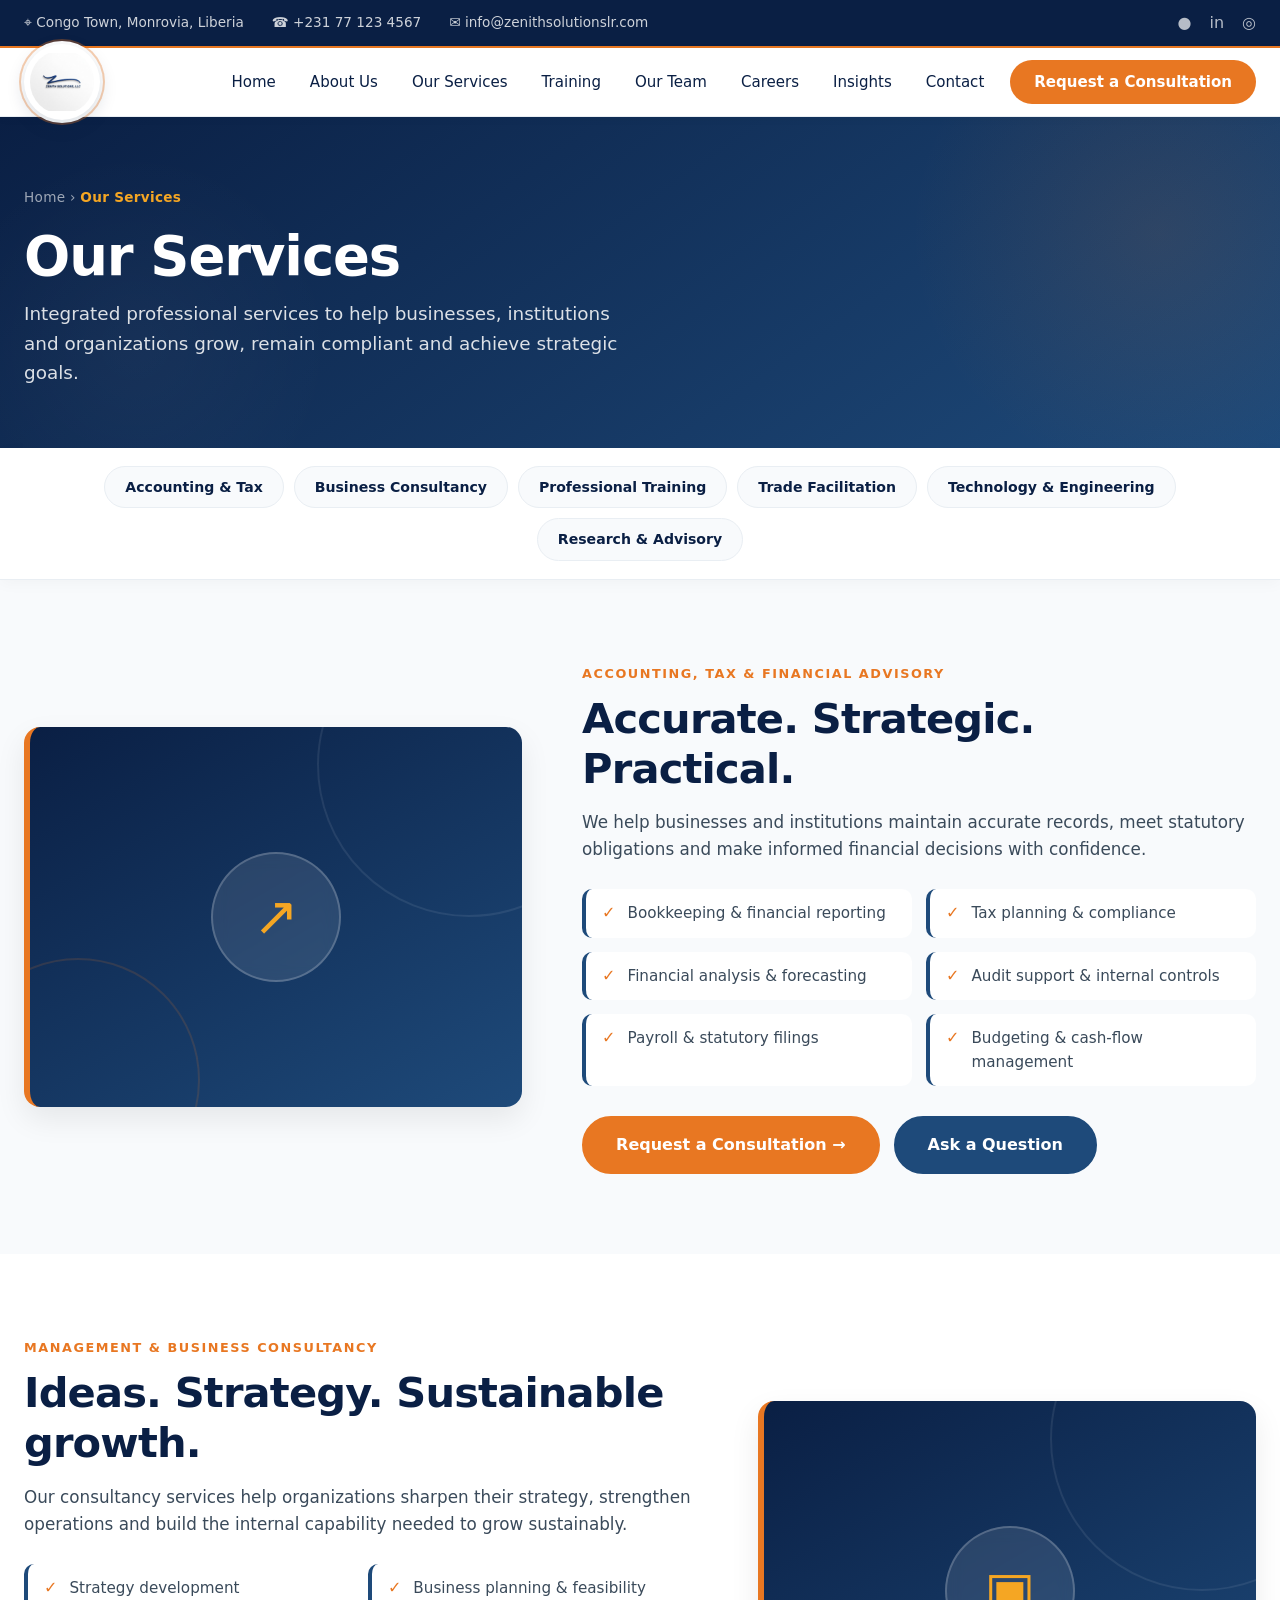
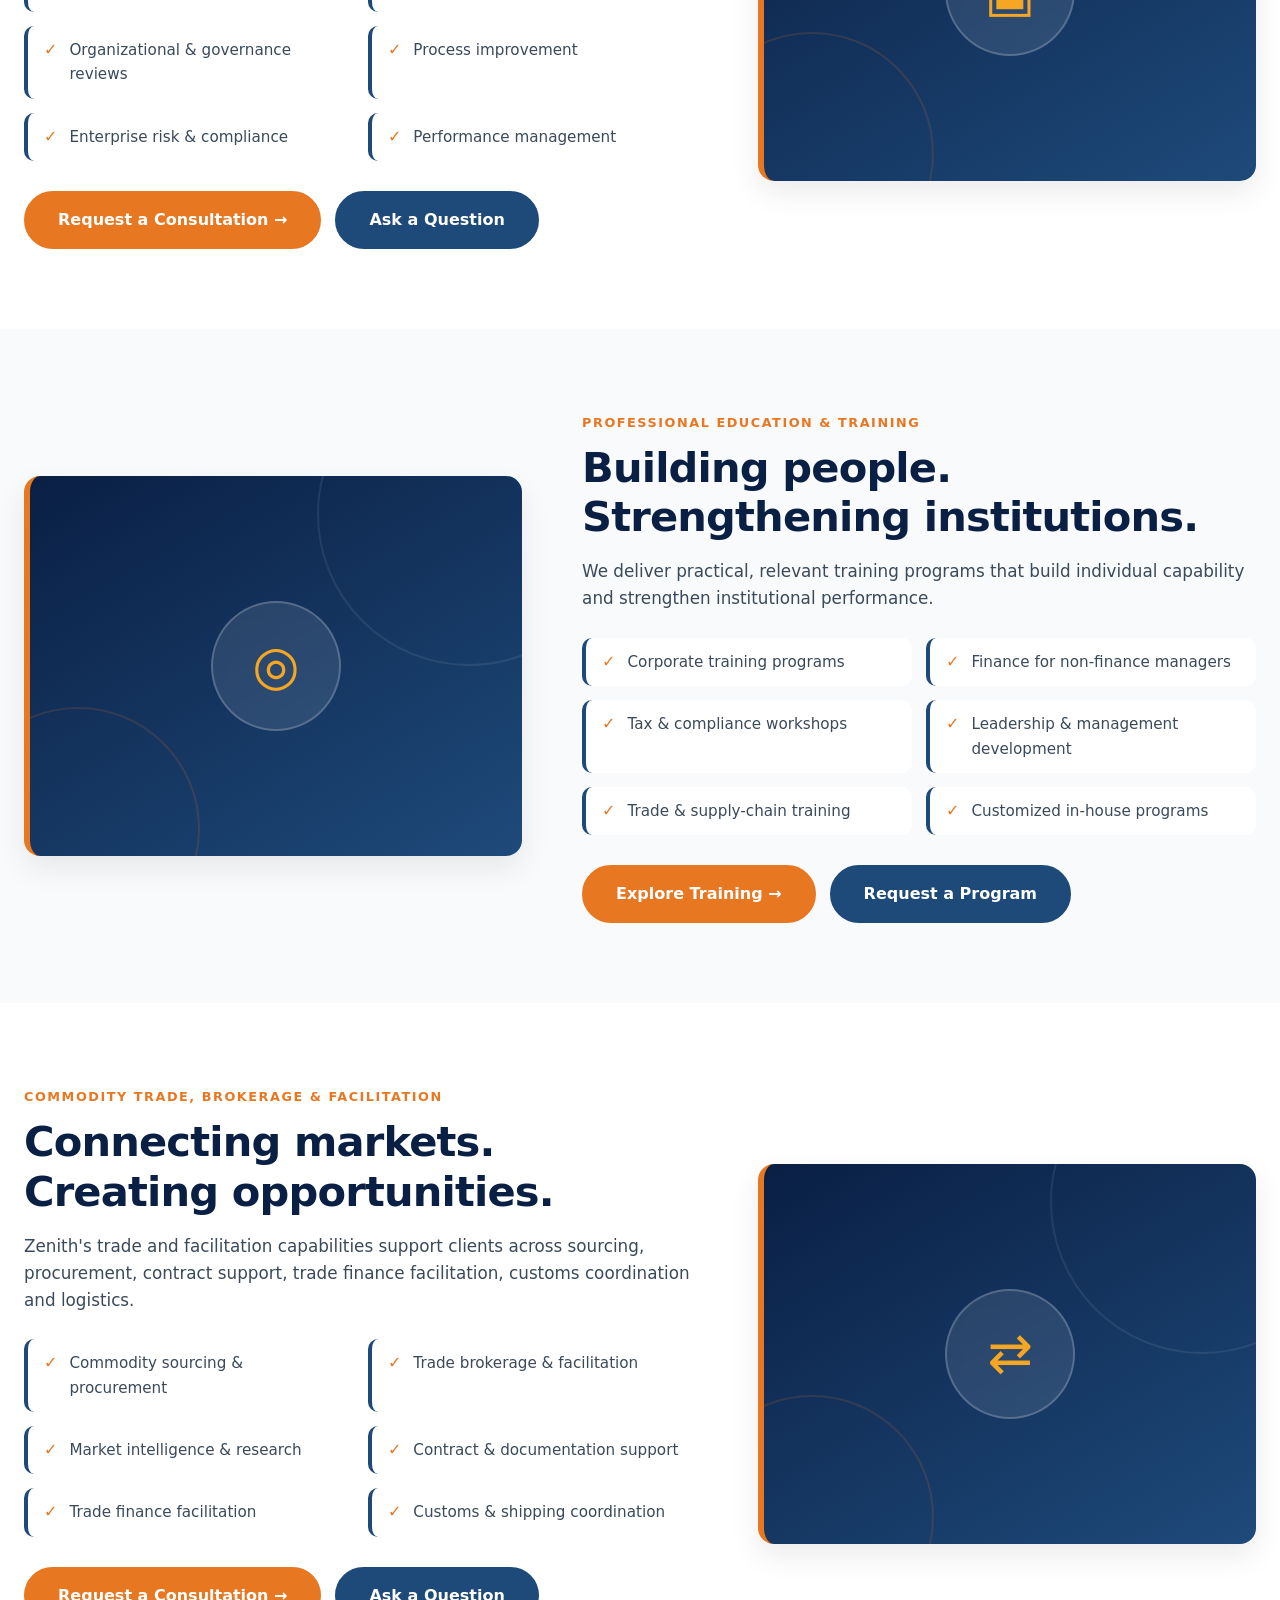
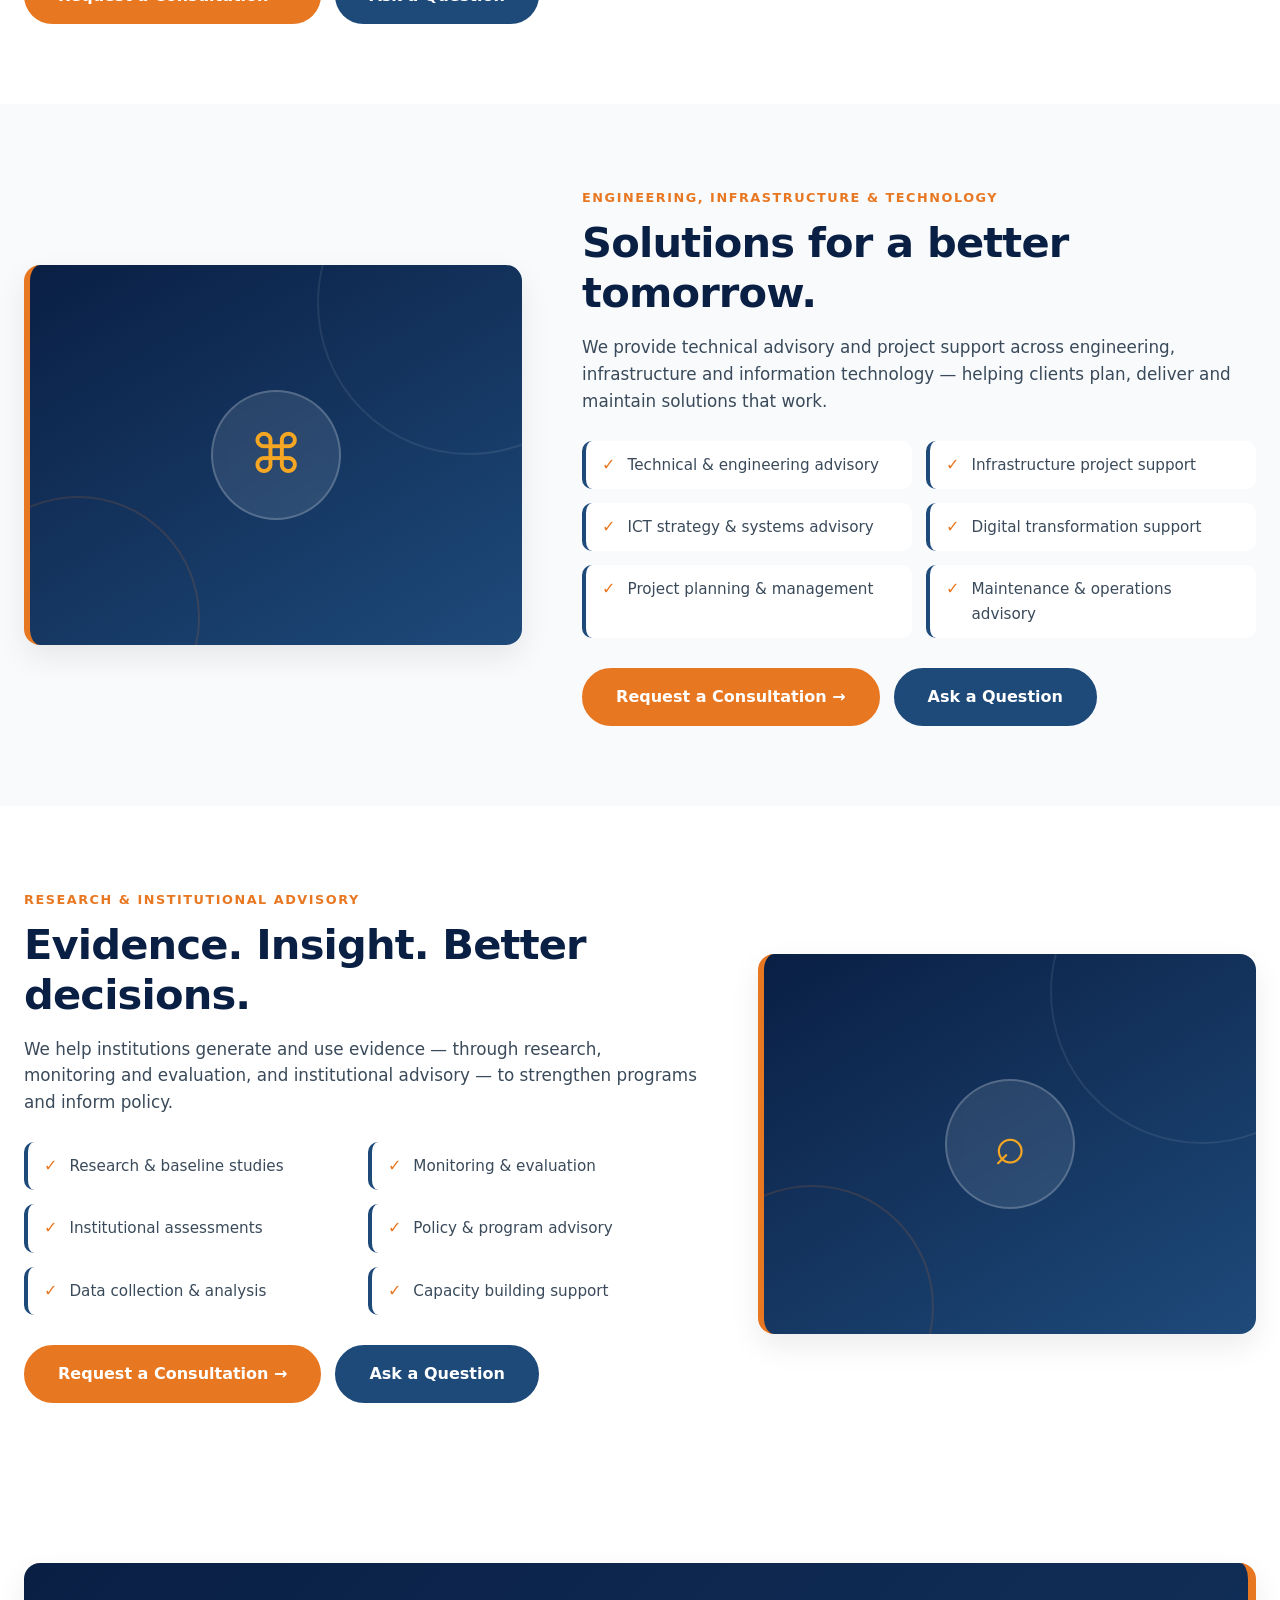
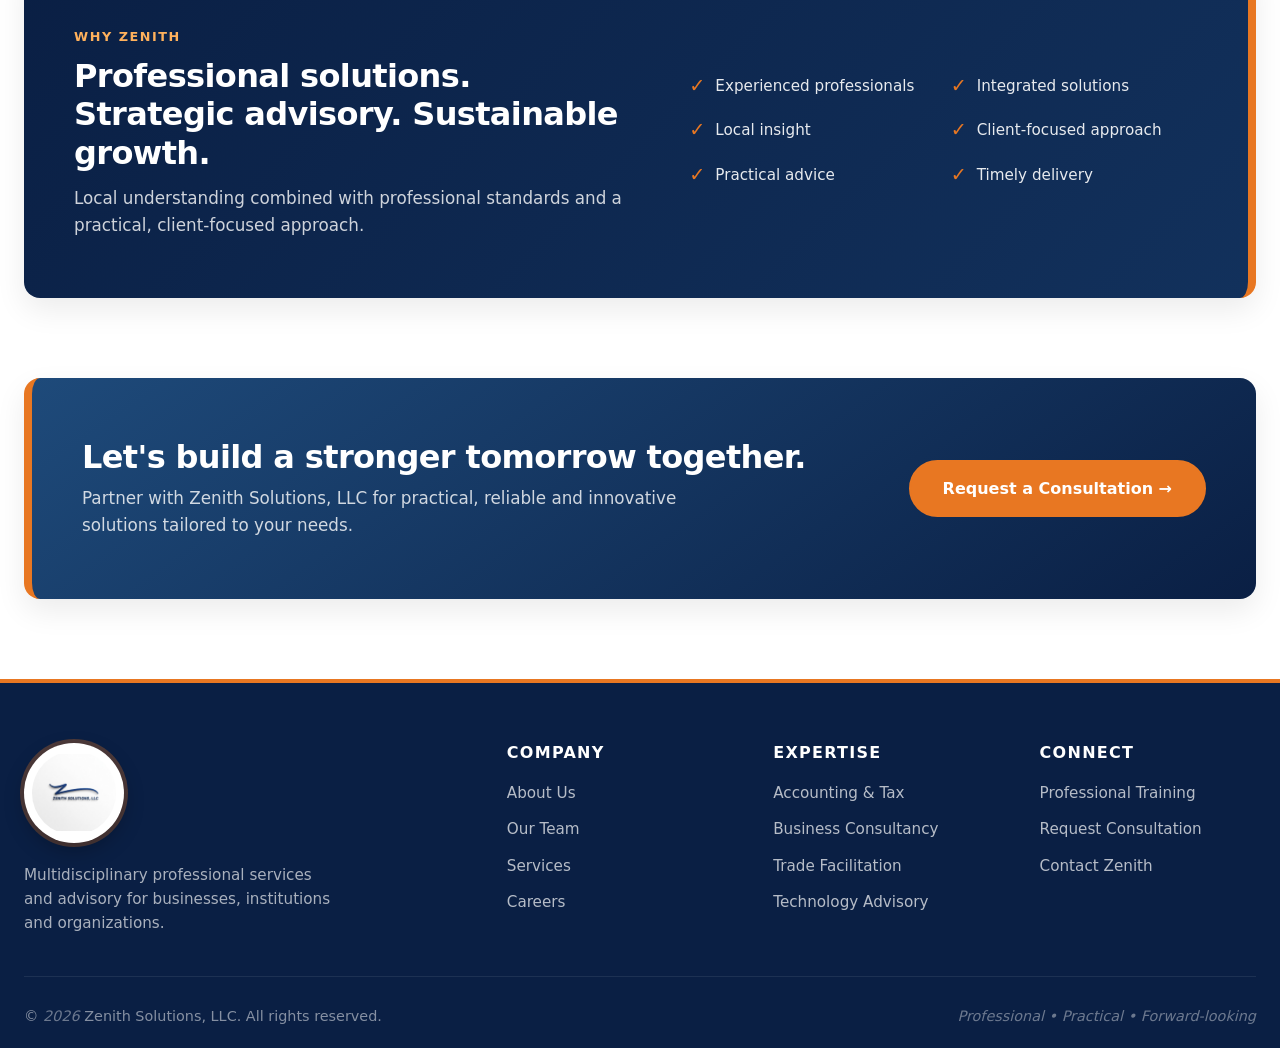
<file: services.html>
<!DOCTYPE html>
<html lang="en">
<head>
  <meta charset="UTF-8">
  <meta name="viewport" content="width=device-width, initial-scale=1.0">
  <meta name="description" content="Zenith Solutions, LLC — accounting, tax, business consultancy, trade, technology, research and professional training services in Liberia.">
  <title>Our Services | Zenith Solutions, LLC</title>
  <style>
    /* ---------- RESET & VARIABLES ---------- */
    * {
      margin: 0;
      padding: 0;
      box-sizing: border-box;
    }

    :root {
      --navy: #0A1F44;
      --blue: #1E4A7A;
      --blue-light: #2B6A9E;
      --orange: #E87722;
      --orange-soft: #F5A623;
      --white: #FFFFFF;
      --off-white: #F8FAFC;
      --gray-light: #E9EEF3;
      --gray-text: #2C3E50;
      --shadow: 0 12px 30px rgba(0, 0, 0, 0.08);
      --shadow-hover: 0 20px 40px rgba(0, 0, 0, 0.12);
      --radius: 16px;
      --radius-sm: 10px;
      --transition: all 0.25s ease;
    }

    body {
      font-family: system-ui, -apple-system, 'Segoe UI', Roboto, 'Helvetica Neue', sans-serif;
      background: var(--white);
      color: var(--gray-text);
      line-height: 1.6;
      -webkit-font-smoothing: antialiased;
      overflow-x: hidden;
      scroll-behavior: smooth;
    }

    .container {
      max-width: 1280px;
      margin: 0 auto;
      padding: 0 24px;
    }

    /* ---------- TYPOGRAPHY ---------- */
    h1, h2, h3, h4 {
      font-weight: 700;
      line-height: 1.2;
      letter-spacing: -0.02em;
      color: var(--navy);
    }

    h1 {
      font-size: clamp(2.2rem, 4.5vw, 3.4rem);
    }

    h2 {
      font-size: clamp(1.8rem, 3.5vw, 2.6rem);
      margin-bottom: 0.8rem;
    }

    h3 {
      font-size: 1.3rem;
      margin-bottom: 0.5rem;
    }

    p {
      color: #3a4a5a;
    }

    a {
      text-decoration: none;
      color: inherit;
      transition: var(--transition);
    }

    ul {
      list-style: none;
    }

    .kicker {
      display: inline-block;
      font-size: 0.8rem;
      font-weight: 700;
      text-transform: uppercase;
      letter-spacing: 0.12em;
      color: var(--orange);
      margin-bottom: 0.6rem;
    }

    /* ---------- BUTTONS ---------- */
    .btn {
      display: inline-flex;
      align-items: center;
      justify-content: center;
      gap: 8px;
      padding: 14px 32px;
      border-radius: 50px;
      font-weight: 600;
      font-size: 1rem;
      transition: var(--transition);
      cursor: pointer;
      border: 2px solid transparent;
      text-align: center;
      white-space: nowrap;
    }

    .btn-primary {
      background: var(--orange);
      color: var(--white);
      border-color: var(--orange);
    }

    .btn-primary:hover {
      background: #d4661a;
      border-color: #d4661a;
      transform: translateY(-2px);
      box-shadow: 0 8px 20px rgba(232, 119, 34, 0.3);
    }

    .btn-blue {
      background: var(--blue);
      color: var(--white);
      border-color: var(--blue);
    }

    .btn-blue:hover {
      background: var(--navy);
      border-color: var(--navy);
      transform: translateY(-2px);
      box-shadow: 0 8px 20px rgba(10, 31, 68, 0.25);
    }

    .btn-outline-white {
      background: transparent;
      color: var(--white);
      border-color: rgba(255, 255, 255, 0.5);
    }

    .btn-outline-white:hover {
      background: var(--white);
      color: var(--navy);
      border-color: var(--white);
      transform: translateY(-2px);
    }

    /* ---------- TOP BAR ---------- */
    .topbar {
      background: var(--navy);
      color: rgba(255, 255, 255, 0.8);
      font-size: 0.85rem;
      padding: 10px 0;
      border-bottom: 2px solid var(--orange);
    }

    .topbar .container {
      display: flex;
      justify-content: space-between;
      align-items: center;
      flex-wrap: wrap;
      gap: 12px;
    }

    .top-left {
      display: flex;
      gap: 28px;
      flex-wrap: wrap;
    }

    .top-left span {
      display: flex;
      align-items: center;
      gap: 6px;
    }

    .top-right {
      display: flex;
      gap: 18px;
      font-size: 1rem;
      color: rgba(255, 255, 255, 0.7);
    }

    .top-right span {
      cursor: pointer;
      transition: var(--transition);
    }

    .top-right span:hover {
      color: var(--orange);
    }

    /* ---------- NAVBAR — CIRCULAR LOGO ---------- */
    .navbar {
      background: var(--white);
      padding: 0.5rem 0;
      border-bottom: 1px solid var(--gray-light);
      position: sticky;
      top: 0;
      z-index: 100;
      box-shadow: 0 2px 10px rgba(0, 0, 0, 0.03);
    }

    .nav-inner {
      display: flex;
      align-items: center;
      justify-content: space-between;
      flex-wrap: wrap;
      gap: 16px;
    }

    .logo-circle {
      display: flex;
      align-items: center;
      flex-shrink: 0;
      position: relative;
    }

    .logo-circle a {
      display: flex;
      align-items: center;
      justify-content: center;
      width: 76px;
      height: 76px;
      border-radius: 50%;
      background: var(--white);
      overflow: hidden;
      padding: 6px;
      box-shadow: 0 6px 18px rgba(10, 31, 68, 0.15), 0 0 0 3px var(--white), 0 0 0 5px rgba(232, 119, 34, 0.35);
      transition: var(--transition);
      position: relative;
      margin: -12px 0;
    }

    .logo-circle a::before {
      content: '';
      position: absolute;
      inset: 0;
      border-radius: 50%;
      background: linear-gradient(145deg, var(--blue) 0%, var(--navy) 100%);
      opacity: 0;
      transition: var(--transition);
    }

    .logo-circle a:hover {
      transform: translateY(-3px) scale(1.04);
      box-shadow: 0 12px 28px rgba(10, 31, 68, 0.25), 0 0 0 3px var(--white), 0 0 0 5px var(--orange);
    }

    .logo-circle a:hover::before {
      opacity: 0.05;
    }

    .logo-circle img {
      width: 100%;
      height: 100%;
      object-fit: contain;
      border-radius: 50%;
      display: block;
      position: relative;
      z-index: 2;
      transition: var(--transition);
    }

    .menu {
      display: none;
      background: none;
      border: 2px solid var(--gray-light);
      border-radius: 8px;
      padding: 8px 14px;
      font-size: 1.4rem;
      cursor: pointer;
      color: var(--navy);
      transition: var(--transition);
    }

    .menu:hover {
      background: var(--off-white);
      border-color: var(--blue);
    }

    .nav-links {
      display: flex;
      align-items: center;
      gap: 6px;
      flex-wrap: wrap;
    }

    .nav-links a {
      font-weight: 500;
      font-size: 0.94rem;
      color: var(--navy);
      padding: 8px 14px;
      border-radius: 30px;
      transition: var(--transition);
      position: relative;
    }

    .nav-links a:hover {
      color: var(--orange);
      background: rgba(232, 119, 34, 0.08);
    }

    .nav-links .nav-cta {
      background: var(--orange);
      color: var(--white) !important;
      padding: 10px 24px;
      font-weight: 600;
      margin-left: 6px;
    }

    .nav-links .nav-cta:hover {
      background: #d4661a !important;
      color: var(--white) !important;
      box-shadow: 0 6px 18px rgba(232, 119, 34, 0.3);
    }

    /* Mobile consult button */
    .mobile-consult {
      display: none;
      background: var(--orange);
      color: var(--white);
      text-align: center;
      padding: 14px;
      font-weight: 600;
      font-size: 1rem;
      border-bottom: 2px solid #d4661a;
    }

    .mobile-consult:hover {
      background: #d4661a;
    }

    /* ---------- PAGE HERO ---------- */
    .page-hero {
      background: linear-gradient(145deg, var(--navy) 0%, var(--blue) 100%);
      color: var(--white);
      padding: 70px 0 60px;
      position: relative;
      overflow: hidden;
    }

    .page-hero::before {
      content: '';
      position: absolute;
      top: -40%;
      right: -10%;
      width: 500px;
      height: 500px;
      background: radial-gradient(circle, rgba(232, 119, 34, 0.1) 0%, transparent 70%);
      border-radius: 50%;
      pointer-events: none;
    }

    .page-hero::after {
      content: '';
      position: absolute;
      bottom: -30%;
      left: -5%;
      width: 400px;
      height: 400px;
      background: radial-gradient(circle, rgba(255, 255, 255, 0.03) 0%, transparent 70%);
      border-radius: 50%;
      pointer-events: none;
    }

    .page-hero .container {
      position: relative;
      z-index: 2;
    }

    .page-hero h1 {
      color: var(--white);
      margin-bottom: 0.6rem;
    }

    .page-hero p {
      color: rgba(255, 255, 255, 0.85);
      font-size: 1.15rem;
      max-width: 620px;
    }

    .breadcrumb {
      font-size: 0.85rem;
      color: rgba(255, 255, 255, 0.6);
      margin-bottom: 1rem;
      letter-spacing: 0.3px;
    }

    .breadcrumb span {
      color: var(--orange-soft);
      font-weight: 600;
    }

    /* ---------- SECTIONS ---------- */
    .section {
      padding: 80px 0;
    }

    .section.soft {
      background: var(--off-white);
    }

    .section-head {
      margin-bottom: 50px;
    }

    .section-head.center {
      text-align: center;
      max-width: 720px;
      margin-left: auto;
      margin-right: auto;
    }

    .section-head p {
      font-size: 1.1rem;
      color: #4a5a6a;
    }

    /* ---------- REVEAL ANIMATION ---------- */
    .reveal {
      opacity: 0;
      transform: translateY(30px);
      transition: opacity 0.7s ease, transform 0.7s ease;
    }

    .reveal.visible {
      opacity: 1;
      transform: translateY(0);
    }

    /* ---------- QUICK NAV ---------- */
    .quick-nav {
      background: var(--white);
      border-bottom: 1px solid var(--gray-light);
      padding: 18px 0;
      box-shadow: 0 4px 14px rgba(0, 0, 0, 0.03);
      position: relative;
      z-index: 10;
    }

    .quick-nav-inner {
      display: flex;
      gap: 10px;
      flex-wrap: wrap;
      justify-content: center;
    }

    .quick-nav a {
      font-size: 0.88rem;
      font-weight: 600;
      color: var(--navy);
      padding: 9px 20px;
      border-radius: 30px;
      background: var(--off-white);
      border: 1px solid var(--gray-light);
      transition: var(--transition);
    }

    .quick-nav a:hover {
      background: var(--orange);
      color: var(--white);
      border-color: var(--orange);
      transform: translateY(-2px);
      box-shadow: 0 6px 16px rgba(232, 119, 34, 0.25);
    }

    /* ---------- SERVICE DETAIL BLOCKS ---------- */
    .service-block {
      padding: 80px 0;
      scroll-margin-top: 100px;
    }

    .service-block:nth-child(even) {
      background: var(--off-white);
    }

    .service-grid {
      display: grid;
      grid-template-columns: 0.85fr 1.15fr;
      gap: 60px;
      align-items: center;
    }

    .service-block.reverse .service-grid {
      grid-template-columns: 1.15fr 0.85fr;
    }

    .service-block.reverse .service-visual {
      order: 2;
    }

    .service-block.reverse .service-content {
      order: 1;
    }

    .service-visual {
      position: relative;
    }

    .service-visual-card {
      background: linear-gradient(150deg, var(--navy) 0%, var(--blue) 100%);
      border-radius: var(--radius);
      min-height: 380px;
      display: flex;
      align-items: center;
      justify-content: center;
      box-shadow: var(--shadow);
      border-left: 6px solid var(--orange);
      position: relative;
      overflow: hidden;
      transition: var(--transition);
    }

    .service-visual-card:hover {
      transform: translateY(-6px);
      box-shadow: var(--shadow-hover);
    }

    .service-visual-card::before {
      content: '';
      position: absolute;
      top: -30%;
      right: -20%;
      width: 300px;
      height: 300px;
      border: 2px solid rgba(255, 255, 255, 0.08);
      border-radius: 50%;
    }

    .service-visual-card::after {
      content: '';
      position: absolute;
      bottom: -25%;
      left: -15%;
      width: 240px;
      height: 240px;
      border: 2px solid rgba(232, 119, 34, 0.15);
      border-radius: 50%;
    }

    .service-icon-large {
      position: relative;
      z-index: 2;
      width: 130px;
      height: 130px;
      border-radius: 50%;
      background: rgba(255, 255, 255, 0.1);
      border: 2px solid rgba(255, 255, 255, 0.2);
      backdrop-filter: blur(8px);
      display: flex;
      align-items: center;
      justify-content: center;
      font-size: 3.4rem;
      color: var(--orange-soft);
      transition: var(--transition);
    }

    .service-visual-card:hover .service-icon-large {
      background: var(--orange);
      color: var(--white);
      border-color: var(--orange);
      transform: scale(1.06);
      box-shadow: 0 0 40px rgba(232, 119, 34, 0.5);
    }

    .service-content h2 {
      margin-bottom: 1rem;
    }

    .service-content > p {
      font-size: 1.05rem;
      margin-bottom: 1.4rem;
    }

    .service-list {
      display: grid;
      grid-template-columns: 1fr 1fr;
      gap: 14px;
      margin: 26px 0 30px;
    }

    .service-list li {
      display: flex;
      align-items: flex-start;
      gap: 12px;
      font-size: 0.95rem;
      color: #3a4a5a;
      font-weight: 500;
      padding: 12px 16px;
      background: var(--white);
      border-radius: var(--radius-sm);
      border-left: 4px solid var(--blue);
      transition: var(--transition);
    }

    .service-list li:hover {
      border-left-color: var(--orange);
      transform: translateX(5px);
      box-shadow: 0 6px 16px rgba(0, 0, 0, 0.06);
    }

    .service-list li::before {
      content: '✓';
      color: var(--orange);
      font-weight: 700;
      font-size: 1rem;
      line-height: 1.5;
      flex-shrink: 0;
    }

    .service-actions {
      display: flex;
      gap: 14px;
      flex-wrap: wrap;
    }

    /* ---------- WHY CHOOSE US ---------- */
    .why-strip {
      background: linear-gradient(135deg, var(--navy) 0%, #12315c 100%);
      color: var(--white);
      padding: 60px 50px;
      border-radius: var(--radius);
      display: grid;
      grid-template-columns: 1fr 0.9fr;
      gap: 50px;
      align-items: center;
      box-shadow: var(--shadow);
      border-right: 8px solid var(--orange);
    }

    .why-strip h2 {
      color: var(--white);
      font-size: 2rem;
      margin-bottom: 0.8rem;
    }

    .why-strip p {
      color: rgba(255, 255, 255, 0.8);
      font-size: 1.05rem;
    }

    .why-list {
      display: grid;
      grid-template-columns: 1fr 1fr;
      gap: 14px;
    }

    .why-list div {
      color: rgba(255, 255, 255, 0.9);
      font-weight: 500;
      display: flex;
      align-items: center;
      gap: 10px;
      font-size: 0.95rem;
    }

    .why-list div::before {
      content: '✓';
      color: var(--orange);
      font-weight: 700;
      font-size: 1.2rem;
    }

    /* ---------- CTA ---------- */
    .cta {
      background: linear-gradient(145deg, var(--blue) 0%, var(--navy) 100%);
      padding: 60px 50px;
      border-radius: var(--radius);
      display: flex;
      justify-content: space-between;
      align-items: center;
      gap: 40px;
      flex-wrap: wrap;
      box-shadow: var(--shadow);
      border-left: 8px solid var(--orange);
    }

    .cta h2 {
      color: var(--white);
      font-size: 2rem;
      margin-bottom: 0.5rem;
    }

    .cta p {
      color: rgba(255, 255, 255, 0.8);
      font-size: 1.05rem;
      max-width: 600px;
    }

    /* ---------- FOOTER ---------- */
    .footer {
      background: var(--navy);
      color: rgba(255, 255, 255, 0.75);
      padding: 60px 0 20px;
      border-top: 4px solid var(--orange);
    }

    .footer-grid {
      display: grid;
      grid-template-columns: 2fr 1fr 1fr 1fr;
      gap: 50px;
      padding-bottom: 40px;
      border-bottom: 1px solid rgba(255, 255, 255, 0.08);
    }

    .footer-logo-circle {
      width: 100px;
      height: 100px;
      border-radius: 50%;
      background: var(--white);
      padding: 8px;
      display: flex;
      align-items: center;
      justify-content: center;
      margin-bottom: 20px;
      box-shadow: 0 8px 20px rgba(0, 0, 0, 0.25), 0 0 0 4px rgba(232, 119, 34, 0.3);
      transition: var(--transition);
    }

    .footer-logo-circle:hover {
      transform: scale(1.05);
    }

    .footer-logo-circle img {
      width: 100%;
      height: 100%;
      object-fit: contain;
      border-radius: 50%;
      display: block;
    }

    .footer p {
      color: rgba(255, 255, 255, 0.65);
      font-size: 0.95rem;
      max-width: 320px;
    }

    .footer h3 {
      color: var(--white);
      font-size: 1rem;
      text-transform: uppercase;
      letter-spacing: 0.08em;
      margin-bottom: 1.2rem;
      font-weight: 700;
    }

    .footer a {
      display: block;
      color: rgba(255, 255, 255, 0.7);
      margin-bottom: 12px;
      font-size: 0.95rem;
      transition: var(--transition);
    }

    .footer a:hover {
      color: var(--orange);
      transform: translateX(4px);
    }

    .copyright {
      padding-top: 28px;
      display: flex;
      justify-content: space-between;
      align-items: center;
      flex-wrap: wrap;
      gap: 12px;
      color: rgba(255, 255, 255, 0.5);
      font-size: 0.9rem;
    }

    .copyright span:last-child {
      color: rgba(255, 255, 255, 0.4);
      font-style: italic;
    }

    /* ---------- RESPONSIVE ---------- */
    @media (max-width: 1024px) {
      .service-grid,
      .service-block.reverse .service-grid {
        grid-template-columns: 1fr;
        gap: 40px;
      }

      .service-block.reverse .service-visual,
      .service-block.reverse .service-content {
        order: initial;
      }

      .why-strip {
        grid-template-columns: 1fr;
        padding: 40px 30px;
      }

      .footer-grid {
        grid-template-columns: 1fr 1fr;
      }
    }

    @media (max-width: 768px) {
      .topbar .container {
        flex-direction: column;
        text-align: center;
      }

      .top-left {
        justify-content: center;
        gap: 16px;
      }

      .top-right {
        justify-content: center;
      }

      .menu {
        display: block;
      }

      .nav-links {
        display: none;
        width: 100%;
        flex-direction: column;
        align-items: stretch;
        padding: 16px 0 8px;
        gap: 4px;
      }

      .nav-links.active {
        display: flex;
      }

      .nav-links a {
        padding: 12px 16px;
        border-radius: 10px;
        text-align: center;
      }

      .nav-links .nav-cta {
        margin-left: 0;
        margin-top: 6px;
      }

      .mobile-consult {
        display: block;
      }

      .logo-circle a {
        width: 62px;
        height: 62px;
        padding: 5px;
        margin: -8px 0;
      }

      .page-hero {
        padding: 50px 0 40px;
      }

      .quick-nav-inner {
        gap: 8px;
      }

      .quick-nav a {
        font-size: 0.8rem;
        padding: 7px 14px;
      }

      .service-block {
        padding: 60px 0;
      }

      .service-list {
        grid-template-columns: 1fr;
      }

      .why-list {
        grid-template-columns: 1fr;
      }

      .cta {
        flex-direction: column;
        text-align: center;
        padding: 40px 30px;
      }

      .footer-grid {
        grid-template-columns: 1fr;
        gap: 30px;
      }

      .copyright {
        flex-direction: column;
        text-align: center;
      }
    }

    @media (max-width: 480px) {
      .container {
        padding: 0 16px;
      }

      .section {
        padding: 50px 0;
      }

      .logo-circle a {
        width: 52px;
        height: 52px;
        padding: 4px;
        margin: -6px 0;
      }

      .service-visual-card {
        min-height: 280px;
      }

      .service-icon-large {
        width: 100px;
        height: 100px;
        font-size: 2.6rem;
      }

      .service-list li {
        padding: 10px 14px;
        font-size: 0.9rem;
      }

      .why-strip {
        padding: 30px 22px;
      }

      .cta {
        padding: 30px 22px;
      }

      .footer-logo-circle {
        width: 80px;
        height: 80px;
      }

      .service-actions .btn {
        width: 100%;
      }
    }

    /* Reduce motion preference */
    @media (prefers-reduced-motion: reduce) {
      * {
        animation-duration: 0.01ms !important;
        animation-iteration-count: 1 !important;
        transition-duration: 0.01ms !important;
      }

      .reveal {
        opacity: 1;
        transform: none;
      }
    }
  

/* ===== ZENITH CONSULTATION UPGRADE — ADDITIVE ONLY ===== */
.zs-consult-overlay{position:fixed;inset:0;background:rgba(6,31,62,.72);backdrop-filter:blur(7px);-webkit-backdrop-filter:blur(7px);display:flex;align-items:center;justify-content:center;padding:22px;z-index:9999;opacity:0;visibility:hidden;transition:opacity .25s ease,visibility .25s ease}
.zs-consult-overlay.is-open{opacity:1;visibility:visible}
.zs-consult-modal{width:min(960px,100%);max-height:min(90vh,820px);overflow:auto;background:#fff;border-radius:24px;box-shadow:0 30px 90px rgba(6,31,62,.35);border:1px solid rgba(255,255,255,.45);transform:translateY(18px) scale(.98);transition:transform .28s ease;position:relative}
.zs-consult-overlay.is-open .zs-consult-modal{transform:none}
.zs-consult-top{display:flex;justify-content:space-between;align-items:flex-start;gap:20px;padding:28px 32px 20px;background:linear-gradient(135deg,#061f3e 0%,#0b4d9c 100%);color:#fff}
.zs-consult-brand{display:flex;align-items:center;gap:14px}.zs-consult-brand img{width:54px;height:54px;object-fit:contain;border-radius:50%;background:#fff;padding:4px}.zs-consult-kicker{display:block;color:#ff9d31;font-size:10px;font-weight:900;letter-spacing:.15em;text-transform:uppercase;margin-bottom:4px}.zs-consult-top h2{color:#fff;margin:0;font-size:clamp(26px,4vw,38px)}
.zs-consult-close{width:42px;height:42px;border:1px solid rgba(255,255,255,.25);border-radius:50%;background:rgba(255,255,255,.1);color:#fff;font-size:24px;line-height:1;cursor:pointer;display:grid;place-items:center;transition:.2s;flex:0 0 auto}.zs-consult-close:hover{background:#ff8611;transform:rotate(4deg)}
.zs-consult-body{display:grid;grid-template-columns:.78fr 1.22fr;gap:0}.zs-consult-side{padding:30px;background:#f5f9fe;border-right:1px solid #e1eaf4}.zs-consult-side h3{font-size:20px;margin:0 0 8px;color:#061f3e}.zs-consult-side>p{font-size:14px;color:#526579;line-height:1.65;margin-bottom:22px}.zs-consult-steps{display:grid;gap:13px}.zs-consult-step{display:flex;gap:12px;align-items:flex-start}.zs-consult-step-num{width:30px;height:30px;border-radius:50%;background:#eaf3ff;color:#0b4d9c;display:grid;place-items:center;font-weight:900;font-size:12px;flex:0 0 auto}.zs-consult-step strong{display:block;color:#0b2343;font-size:13px;margin-bottom:2px}.zs-consult-step span{display:block;color:#6a7a8a;font-size:12px;line-height:1.45}.zs-consult-note{margin-top:24px;padding:14px 15px;border-left:4px solid #ff8611;background:#fff7ed;border-radius:9px;color:#5e4b39;font-size:12px;line-height:1.55}
.zs-consult-form{padding:30px 32px}.zs-consult-form h3{margin:0 0 4px;color:#061f3e;font-size:21px}.zs-consult-form .zs-help{margin:0 0 20px;color:#6a7a8a;font-size:13px}.zs-form-grid{display:grid;grid-template-columns:1fr 1fr;gap:15px}.zs-field{display:flex;flex-direction:column;gap:6px}.zs-field.full{grid-column:1/-1}.zs-field label{font-size:12px;font-weight:800;color:#0b2343}.zs-field input,.zs-field select,.zs-field textarea{width:100%;margin:0;padding:12px 13px;border:1px solid #cbd8e7;border-radius:10px;background:#fff;color:#0b2343;font:inherit;outline:none;transition:.2s}.zs-field input:focus,.zs-field select:focus,.zs-field textarea:focus{border-color:#0b4d9c;box-shadow:0 0 0 4px rgba(11,77,156,.08)}.zs-field textarea{min-height:100px;resize:vertical}.zs-required{color:#ff8611}.zs-consult-actions{display:flex;align-items:center;justify-content:space-between;gap:15px;margin-top:20px;flex-wrap:wrap}.zs-consult-submit{border:0!important;min-width:210px}.zs-consult-privacy{font-size:11px;color:#7a8896;max-width:390px;line-height:1.5}.zs-consult-success{display:none;margin-top:15px;padding:13px 15px;border-left:4px solid #0b4d9c;background:#eef6ff;border-radius:8px;color:#0b2343;font-size:13px;line-height:1.5}.zs-consult-success.show{display:block}
@media(max-width:760px){.zs-consult-overlay{padding:10px}.zs-consult-modal{max-height:94vh;border-radius:18px}.zs-consult-top{padding:22px 20px 17px}.zs-consult-brand img{width:46px;height:46px}.zs-consult-body{grid-template-columns:1fr}.zs-consult-side{display:none}.zs-consult-form{padding:22px 20px}.zs-form-grid{grid-template-columns:1fr}.zs-field.full{grid-column:auto}.zs-consult-actions{align-items:stretch}.zs-consult-submit{width:100%}.zs-consult-privacy{max-width:none}.zs-consult-close{width:38px;height:38px;font-size:21px}}

</style>
</head>
<body>

<!-- TOP BAR -->
<div class="topbar">
  <div class="container">
    <div class="top-left">
      <span>⌖ Congo Town, Monrovia, Liberia</span>
      <span>☎ +231 77 123 4567</span>
      <span>✉ info@zenithsolutionslr.com</span>
    </div>
    <div class="top-right">
      <span>●</span>
      <span>in</span>
      <span>◎</span>
    </div>
  </div>
</div>

<!-- NAVBAR WITH CIRCULAR LOGO -->
<header class="navbar">
  <div class="container nav-inner">
    <div class="logo-circle">
      <a href="index.html" aria-label="Zenith Solutions Home">
        <img src="zenith-logo.jpg" alt="Zenith Solutions, LLC">
      </a>
    </div>
    <button class="menu" aria-label="Open navigation" id="menuToggle">☰</button>
    <nav class="nav-links" id="navLinks">
      <a href="index.html">Home</a>
      <a href="about.html">About Us</a>
      <a href="services.html">Our Services</a>
      <a href="training.html">Training</a>
      <a href="team.html">Our Team</a>
      <a href="careers.html">Careers</a>
      <a href="insights.html">Insights</a>
      <a href="contact.html">Contact</a>
      <a class="nav-cta" href="contact.html">Request a Consultation</a>
    </nav>
  </div>
</header>

<!-- Mobile consult button -->
<a class="mobile-consult" href="contact.html">Request Consultation →</a>

<!-- PAGE HERO -->
<section class="page-hero">
  <div class="container">
    <div class="breadcrumb">Home › <span>Our Services</span></div>
    <h1>Our Services</h1>
    <p>Integrated professional services to help businesses, institutions and organizations grow, remain compliant and achieve strategic goals.</p>
  </div>
</section>

<!-- QUICK NAV -->
<div class="quick-nav">
  <div class="container quick-nav-inner">
    <a href="#accounting">Accounting & Tax</a>
    <a href="#consulting">Business Consultancy</a>
    <a href="#training">Professional Training</a>
    <a href="#trade">Trade Facilitation</a>
    <a href="#technology">Technology & Engineering</a>
    <a href="#research">Research & Advisory</a>
  </div>
</div>

<!-- SERVICE: ACCOUNTING -->
<section class="service-block" id="accounting">
  <div class="container service-grid">
    <div class="service-visual reveal">
      <div class="service-visual-card">
        <div class="service-icon-large">↗</div>
      </div>
    </div>
    <div class="service-content reveal">
      <span class="kicker">Accounting, Tax & Financial Advisory</span>
      <h2>Accurate. Strategic. Practical.</h2>
      <p>We help businesses and institutions maintain accurate records, meet statutory obligations and make informed financial decisions with confidence.</p>
      <ul class="service-list">
        <li>Bookkeeping & financial reporting</li>
        <li>Tax planning & compliance</li>
        <li>Financial analysis & forecasting</li>
        <li>Audit support & internal controls</li>
        <li>Payroll & statutory filings</li>
        <li>Budgeting & cash-flow management</li>
      </ul>
      <div class="service-actions">
        <a class="btn btn-primary" href="contact.html">Request a Consultation →</a>
        <a class="btn btn-blue" href="contact.html">Ask a Question</a>
      </div>
    </div>
  </div>
</section>

<!-- SERVICE: CONSULTING -->
<section class="service-block reverse" id="consulting">
  <div class="container service-grid">
    <div class="service-content reveal">
      <span class="kicker">Management & Business Consultancy</span>
      <h2>Ideas. Strategy. Sustainable growth.</h2>
      <p>Our consultancy services help organizations sharpen their strategy, strengthen operations and build the internal capability needed to grow sustainably.</p>
      <ul class="service-list">
        <li>Strategy development</li>
        <li>Business planning & feasibility</li>
        <li>Organizational & governance reviews</li>
        <li>Process improvement</li>
        <li>Enterprise risk & compliance</li>
        <li>Performance management</li>
      </ul>
      <div class="service-actions">
        <a class="btn btn-primary" href="contact.html">Request a Consultation →</a>
        <a class="btn btn-blue" href="contact.html">Ask a Question</a>
      </div>
    </div>
    <div class="service-visual reveal">
      <div class="service-visual-card">
        <div class="service-icon-large">▣</div>
      </div>
    </div>
  </div>
</section>

<!-- SERVICE: TRAINING -->
<section class="service-block" id="training">
  <div class="container service-grid">
    <div class="service-visual reveal">
      <div class="service-visual-card">
        <div class="service-icon-large">◎</div>
      </div>
    </div>
    <div class="service-content reveal">
      <span class="kicker">Professional Education & Training</span>
      <h2>Building people. Strengthening institutions.</h2>
      <p>We deliver practical, relevant training programs that build individual capability and strengthen institutional performance.</p>
      <ul class="service-list">
        <li>Corporate training programs</li>
        <li>Finance for non-finance managers</li>
        <li>Tax & compliance workshops</li>
        <li>Leadership & management development</li>
        <li>Trade & supply-chain training</li>
        <li>Customized in-house programs</li>
      </ul>
      <div class="service-actions">
        <a class="btn btn-primary" href="training.html">Explore Training →</a>
        <a class="btn btn-blue" href="contact.html">Request a Program</a>
      </div>
    </div>
  </div>
</section>

<!-- SERVICE: TRADE -->
<section class="service-block reverse" id="trade">
  <div class="container service-grid">
    <div class="service-content reveal">
      <span class="kicker">Commodity Trade, Brokerage & Facilitation</span>
      <h2>Connecting markets. Creating opportunities.</h2>
      <p>Zenith's trade and facilitation capabilities support clients across sourcing, procurement, contract support, trade finance facilitation, customs coordination and logistics.</p>
      <ul class="service-list">
        <li>Commodity sourcing & procurement</li>
        <li>Trade brokerage & facilitation</li>
        <li>Market intelligence & research</li>
        <li>Contract & documentation support</li>
        <li>Trade finance facilitation</li>
        <li>Customs & shipping coordination</li>
      </ul>
      <div class="service-actions">
        <a class="btn btn-primary" href="contact.html">Request a Consultation →</a>
        <a class="btn btn-blue" href="contact.html">Ask a Question</a>
      </div>
    </div>
    <div class="service-visual reveal">
      <div class="service-visual-card">
        <div class="service-icon-large">⇄</div>
      </div>
    </div>
  </div>
</section>

<!-- SERVICE: TECHNOLOGY -->
<section class="service-block" id="technology">
  <div class="container service-grid">
    <div class="service-visual reveal">
      <div class="service-visual-card">
        <div class="service-icon-large">⌘</div>
      </div>
    </div>
    <div class="service-content reveal">
      <span class="kicker">Engineering, Infrastructure & Technology</span>
      <h2>Solutions for a better tomorrow.</h2>
      <p>We provide technical advisory and project support across engineering, infrastructure and information technology — helping clients plan, deliver and maintain solutions that work.</p>
      <ul class="service-list">
        <li>Technical & engineering advisory</li>
        <li>Infrastructure project support</li>
        <li>ICT strategy & systems advisory</li>
        <li>Digital transformation support</li>
        <li>Project planning & management</li>
        <li>Maintenance & operations advisory</li>
      </ul>
      <div class="service-actions">
        <a class="btn btn-primary" href="contact.html">Request a Consultation →</a>
        <a class="btn btn-blue" href="contact.html">Ask a Question</a>
      </div>
    </div>
  </div>
</section>

<!-- SERVICE: RESEARCH -->
<section class="service-block reverse" id="research">
  <div class="container service-grid">
    <div class="service-content reveal">
      <span class="kicker">Research & Institutional Advisory</span>
      <h2>Evidence. Insight. Better decisions.</h2>
      <p>We help institutions generate and use evidence — through research, monitoring and evaluation, and institutional advisory — to strengthen programs and inform policy.</p>
      <ul class="service-list">
        <li>Research & baseline studies</li>
        <li>Monitoring & evaluation</li>
        <li>Institutional assessments</li>
        <li>Policy & program advisory</li>
        <li>Data collection & analysis</li>
        <li>Capacity building support</li>
      </ul>
      <div class="service-actions">
        <a class="btn btn-primary" href="contact.html">Request a Consultation →</a>
        <a class="btn btn-blue" href="contact.html">Ask a Question</a>
      </div>
    </div>
    <div class="service-visual reveal">
      <div class="service-visual-card">
        <div class="service-icon-large">⌕</div>
      </div>
    </div>
  </div>
</section>

<!-- WHY CHOOSE US -->
<section class="section">
  <div class="container">
    <div class="why-strip reveal">
      <div>
        <span class="kicker" style="color:#ffb15c">Why Zenith</span>
        <h2>Professional solutions. Strategic advisory. Sustainable growth.</h2>
        <p>Local understanding combined with professional standards and a practical, client-focused approach.</p>
      </div>
      <div class="why-list">
        <div>Experienced professionals</div>
        <div>Integrated solutions</div>
        <div>Local insight</div>
        <div>Client-focused approach</div>
        <div>Practical advice</div>
        <div>Timely delivery</div>
      </div>
    </div>
  </div>
</section>

<!-- CTA -->
<section class="section" style="padding-top:0">
  <div class="container">
    <div class="cta reveal">
      <div>
        <h2>Let's build a stronger tomorrow together.</h2>
        <p>Partner with Zenith Solutions, LLC for practical, reliable and innovative solutions tailored to your needs.</p>
      </div>
      <a class="btn btn-primary" href="contact.html">Request a Consultation →</a>
    </div>
  </div>
</section>

<!-- FOOTER -->
<footer class="footer">
  <div class="container">
    <div class="footer-grid">
      <div>
        <div class="footer-logo-circle">
          <img src="zenith-logo.jpg" alt="Zenith Solutions, LLC">
        </div>
        <p>Multidisciplinary professional services and advisory for businesses, institutions and organizations.</p>
      </div>
      <div>
        <h3>Company</h3>
        <a href="about.html">About Us</a>
        <a href="team.html">Our Team</a>
        <a href="services.html">Services</a>
        <a href="careers.html">Careers</a>
      </div>
      <div>
        <h3>Expertise</h3>
        <a href="services.html#accounting">Accounting & Tax</a>
        <a href="services.html#consulting">Business Consultancy</a>
        <a href="services.html#trade">Trade Facilitation</a>
        <a href="services.html#technology">Technology Advisory</a>
      </div>
      <div>
        <h3>Connect</h3>
        <a href="training.html">Professional Training</a>
        <a href="contact.html">Request Consultation</a>
        <a href="contact.html">Contact Zenith</a>
      </div>
    </div>
    <div class="copyright">
      <span>© <span data-year></span> Zenith Solutions, LLC. All rights reserved.</span>
      <span>Professional • Practical • Forward-looking</span>
    </div>
  </div>
</footer>

<script>
  // Set current year
  document.querySelectorAll('[data-year]').forEach(el => {
    el.textContent = new Date().getFullYear();
  });

  // Mobile menu toggle
  const menuToggle = document.getElementById('menuToggle');
  const navLinks = document.getElementById('navLinks');

  if (menuToggle && navLinks) {
    menuToggle.addEventListener('click', function() {
      navLinks.classList.toggle('active');
      const isOpen = navLinks.classList.contains('active');
      menuToggle.setAttribute('aria-expanded', isOpen);
      menuToggle.textContent = isOpen ? '✕' : '☰';
    });

    navLinks.querySelectorAll('a').forEach(link => {
      link.addEventListener('click', () => {
        if (window.innerWidth <= 768) {
          navLinks.classList.remove('active');
          menuToggle.textContent = '☰';
          menuToggle.setAttribute('aria-expanded', 'false');
        }
      });
    });

    window.addEventListener('resize', () => {
      if (window.innerWidth > 768) {
        navLinks.classList.remove('active');
        menuToggle.textContent = '☰';
        menuToggle.setAttribute('aria-expanded', 'false');
      }
    });
  }

  // Reveal on scroll
  const revealElements = document.querySelectorAll('.reveal');
  const revealObserver = new IntersectionObserver((entries) => {
    entries.forEach(entry => {
      if (entry.isIntersecting) {
        entry.target.classList.add('visible');
        revealObserver.unobserve(entry.target);
      }
    });
  }, { threshold: 0.1, rootMargin: '0px 0px -50px 0px' });

  revealElements.forEach(el => revealObserver.observe(el));

  // Smooth scroll for anchor links
  document.querySelectorAll('a[href^="#"]').forEach(anchor => {
    anchor.addEventListener('click', function(e) {
      const href = this.getAttribute('href');
      if (href === '#') return;
      const target = document.querySelector(href);
      if (target) {
        e.preventDefault();
        target.scrollIntoView({ behavior: 'smooth', block: 'start' });
      }
    });
  });


/* ===== ZENITH CONSULTATION UPGRADE — ADDITIVE ONLY ===== */
(function(){
  if(document.getElementById('zsConsultOverlay')) return;
  const overlay=document.createElement('div');
  overlay.id='zsConsultOverlay';
  overlay.className='zs-consult-overlay';
  overlay.setAttribute('aria-hidden','true');
  overlay.innerHTML=`
    <div class="zs-consult-modal" role="dialog" aria-modal="true" aria-labelledby="zsConsultTitle">
      <div class="zs-consult-top">
        <div class="zs-consult-brand">
          <img src="zenith-logo.jpg" alt="Zenith Solutions, LLC">
          <div><span class="zs-consult-kicker">Start a conversation</span><h2 id="zsConsultTitle">Request a Consultation</h2></div>
        </div>
        <button class="zs-consult-close" type="button" aria-label="Close consultation form">×</button>
      </div>
      <div class="zs-consult-body">
        <aside class="zs-consult-side">
          <h3>Let's understand what you need.</h3>
          <p>Share a few details and the Zenith Solutions team can review your request and follow up with the right next step.</p>
          <div class="zs-consult-steps">
            <div class="zs-consult-step"><div class="zs-consult-step-num">1</div><div><strong>Tell us about your need</strong><span>Select the service area and briefly describe the challenge.</span></div></div>
            <div class="zs-consult-step"><div class="zs-consult-step-num">2</div><div><strong>Choose your preference</strong><span>Let us know how and when you would prefer to be contacted.</span></div></div>
            <div class="zs-consult-step"><div class="zs-consult-step-num">3</div><div><strong>We'll follow up</strong><span>Your request can be reviewed before the consultation is arranged.</span></div></div>
          </div>
          <div class="zs-consult-note"><strong>Professional & confidential</strong><br>Use this form for business, advisory, training, trade, technology or other professional service inquiries.</div>
        </aside>
        <div class="zs-consult-form">
          <h3>Consultation details</h3><p class="zs-help">Fields marked <span class="zs-required">*</span> are required.</p>
          <form id="zsConsultForm">
            <div class="zs-form-grid">
              <div class="zs-field"><label>Full Name <span class="zs-required">*</span></label><input name="name" required placeholder="Your full name"></div>
              <div class="zs-field"><label>Company / Organization</label><input name="company" placeholder="Company or organization"></div>
              <div class="zs-field"><label>Email Address <span class="zs-required">*</span></label><input name="email" type="email" required placeholder="you@company.com"></div>
              <div class="zs-field"><label>Phone / WhatsApp</label><input name="phone" placeholder="+231 77 000 0000"></div>
              <div class="zs-field"><label>Service Needed <span class="zs-required">*</span></label><select name="service" required><option value="" selected disabled>Select a service</option><option>Accounting, Tax & Financial Advisory</option><option>Management & Business Consultancy</option><option>Commodity Trade & Logistics</option><option>Engineering / Infrastructure / Technology Advisory</option><option>Research & Institutional Advisory</option><option>Professional Education & Training</option><option>Other / General Consultation</option></select></div>
              <div class="zs-field"><label>Preferred Contact Method</label><select name="contact_method"><option>Phone call</option><option>WhatsApp</option><option>Email</option><option>In-person meeting</option><option>Video meeting</option></select></div>
              <div class="zs-field"><label>Preferred Date</label><input name="date" type="date"></div>
              <div class="zs-field"><label>Preferred Time</label><select name="time"><option>Any time</option><option>8:00 AM – 10:00 AM</option><option>10:00 AM – 12:00 PM</option><option>12:00 PM – 2:00 PM</option><option>2:00 PM – 5:00 PM</option></select></div>
              <div class="zs-field full"><label>How can Zenith Solutions help? <span class="zs-required">*</span></label><textarea name="message" required placeholder="Briefly tell us about your business need, project, challenge or the support you are looking for..."></textarea></div>
            </div>
            <div class="zs-consult-actions"><span class="zs-consult-privacy">By submitting, you are sending a consultation inquiry to Zenith Solutions, LLC. This form is currently a website demo until the official email/backend is connected.</span><button class="btn btn-primary zs-consult-submit" type="submit">Submit Consultation Request →</button></div>
            <div class="zs-consult-success" id="zsConsultSuccess" role="status"></div>
          </form>
        </div>
      </div>
    </div>`;
  document.body.appendChild(overlay);
  const closeBtn=overlay.querySelector('.zs-consult-close');
  const form=overlay.querySelector('#zsConsultForm');
  const success=overlay.querySelector('#zsConsultSuccess');
  const firstField=overlay.querySelector('input[name="name"]');
  function openConsult(){
    overlay.classList.add('is-open'); overlay.setAttribute('aria-hidden','false'); document.body.style.overflow='hidden';
    success.classList.remove('show'); success.textContent=''; setTimeout(()=>firstField&&firstField.focus(),120);
  }
  function closeConsult(){overlay.classList.remove('is-open'); overlay.setAttribute('aria-hidden','true'); document.body.style.overflow='';}
  document.addEventListener('click',function(e){
    const link=e.target.closest('a[href="contact.html"],a[href="./contact.html"]');
    if(link && /request\s+(a\s+)?consultation/i.test((link.textContent||'').trim())){e.preventDefault();openConsult();}
  });
  closeBtn.addEventListener('click',closeConsult);
  overlay.addEventListener('click',e=>{if(e.target===overlay)closeConsult();});
  document.addEventListener('keydown',e=>{if(e.key==='Escape'&&overlay.classList.contains('is-open'))closeConsult();});
  form.addEventListener('submit',function(e){
    e.preventDefault();
    const data=new FormData(form); const name=data.get('name')||'there';
    const ref='ZS-'+String(Date.now()).slice(-6);
    success.innerHTML='<strong>Request received for review.</strong><br>Thank you, '+String(name).replace(/[<>]/g,'')+'. Your consultation reference is <strong>'+ref+'</strong>. Connect the form to Zenith\'s official email/backend before public launch.';
    success.classList.add('show'); form.reset(); success.scrollIntoView({behavior:'smooth',block:'nearest'});
  });
})();

</script>

</body>
</html>
</file>
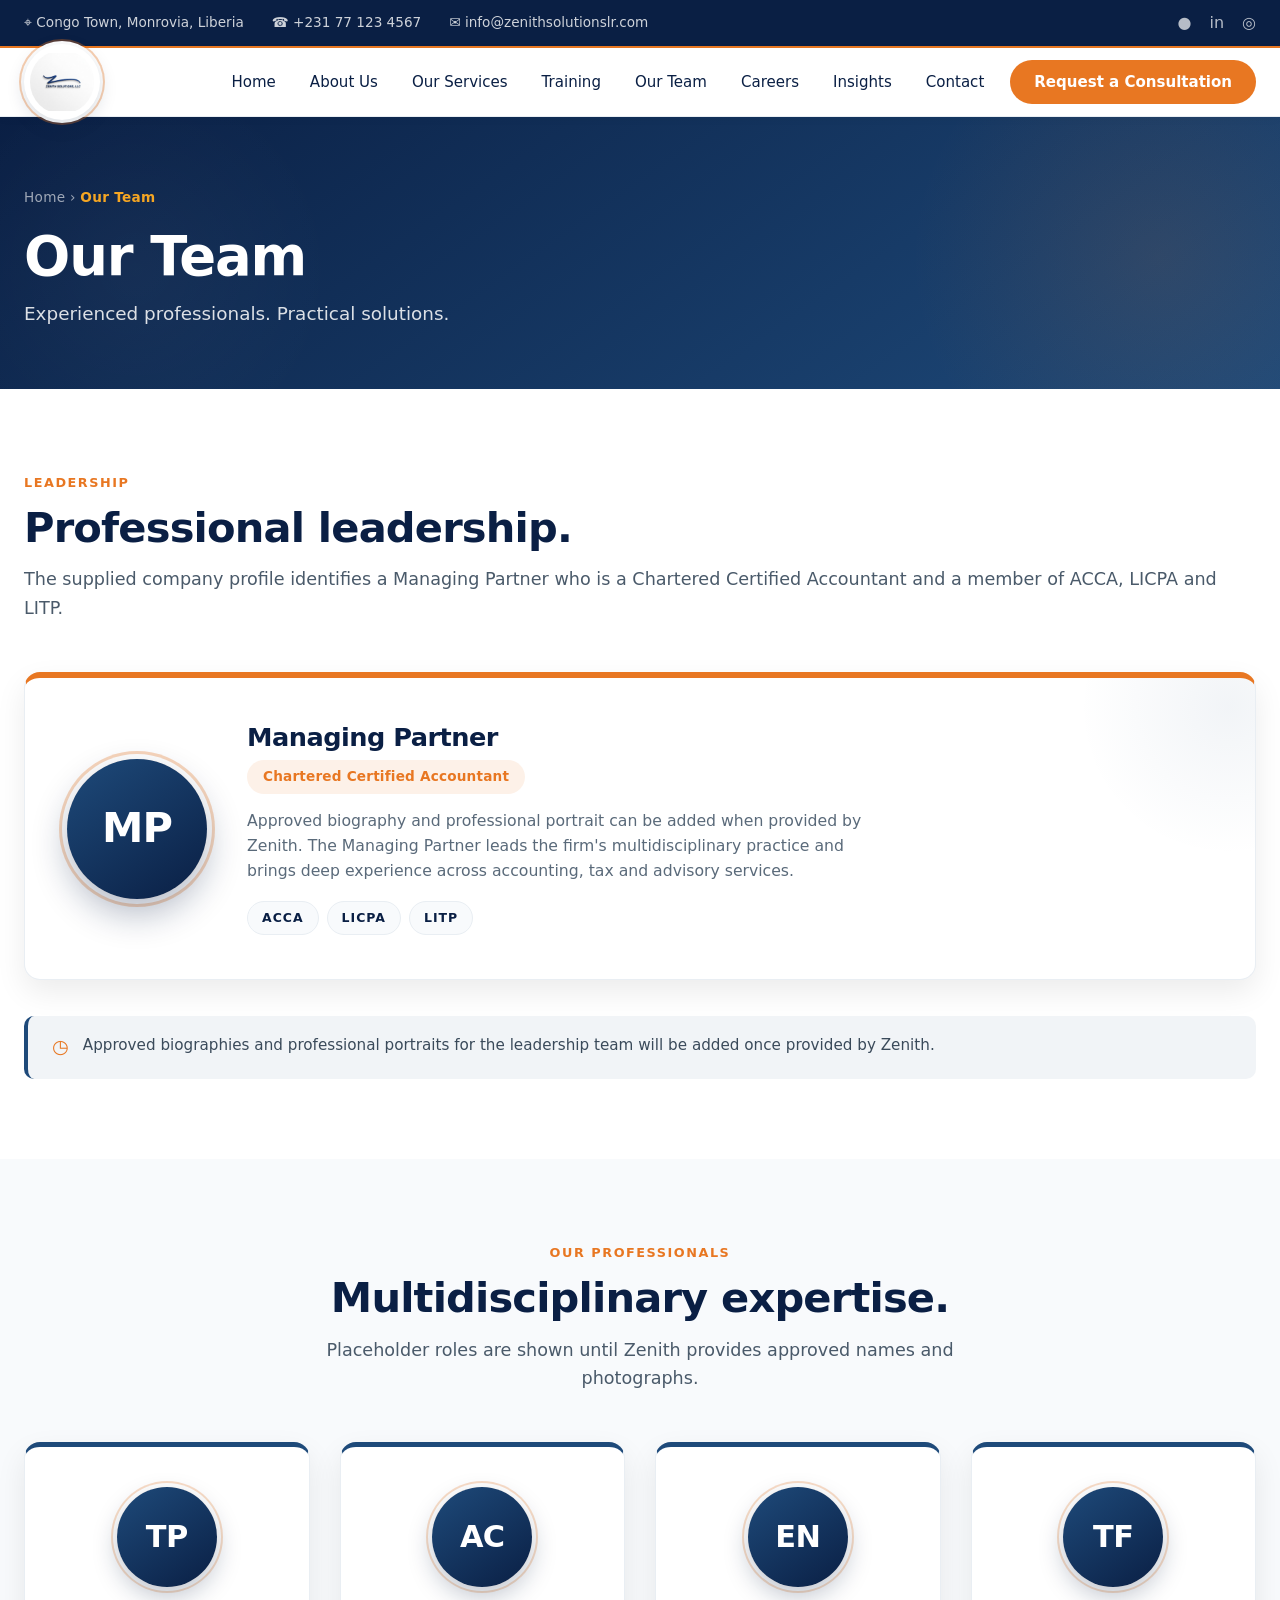
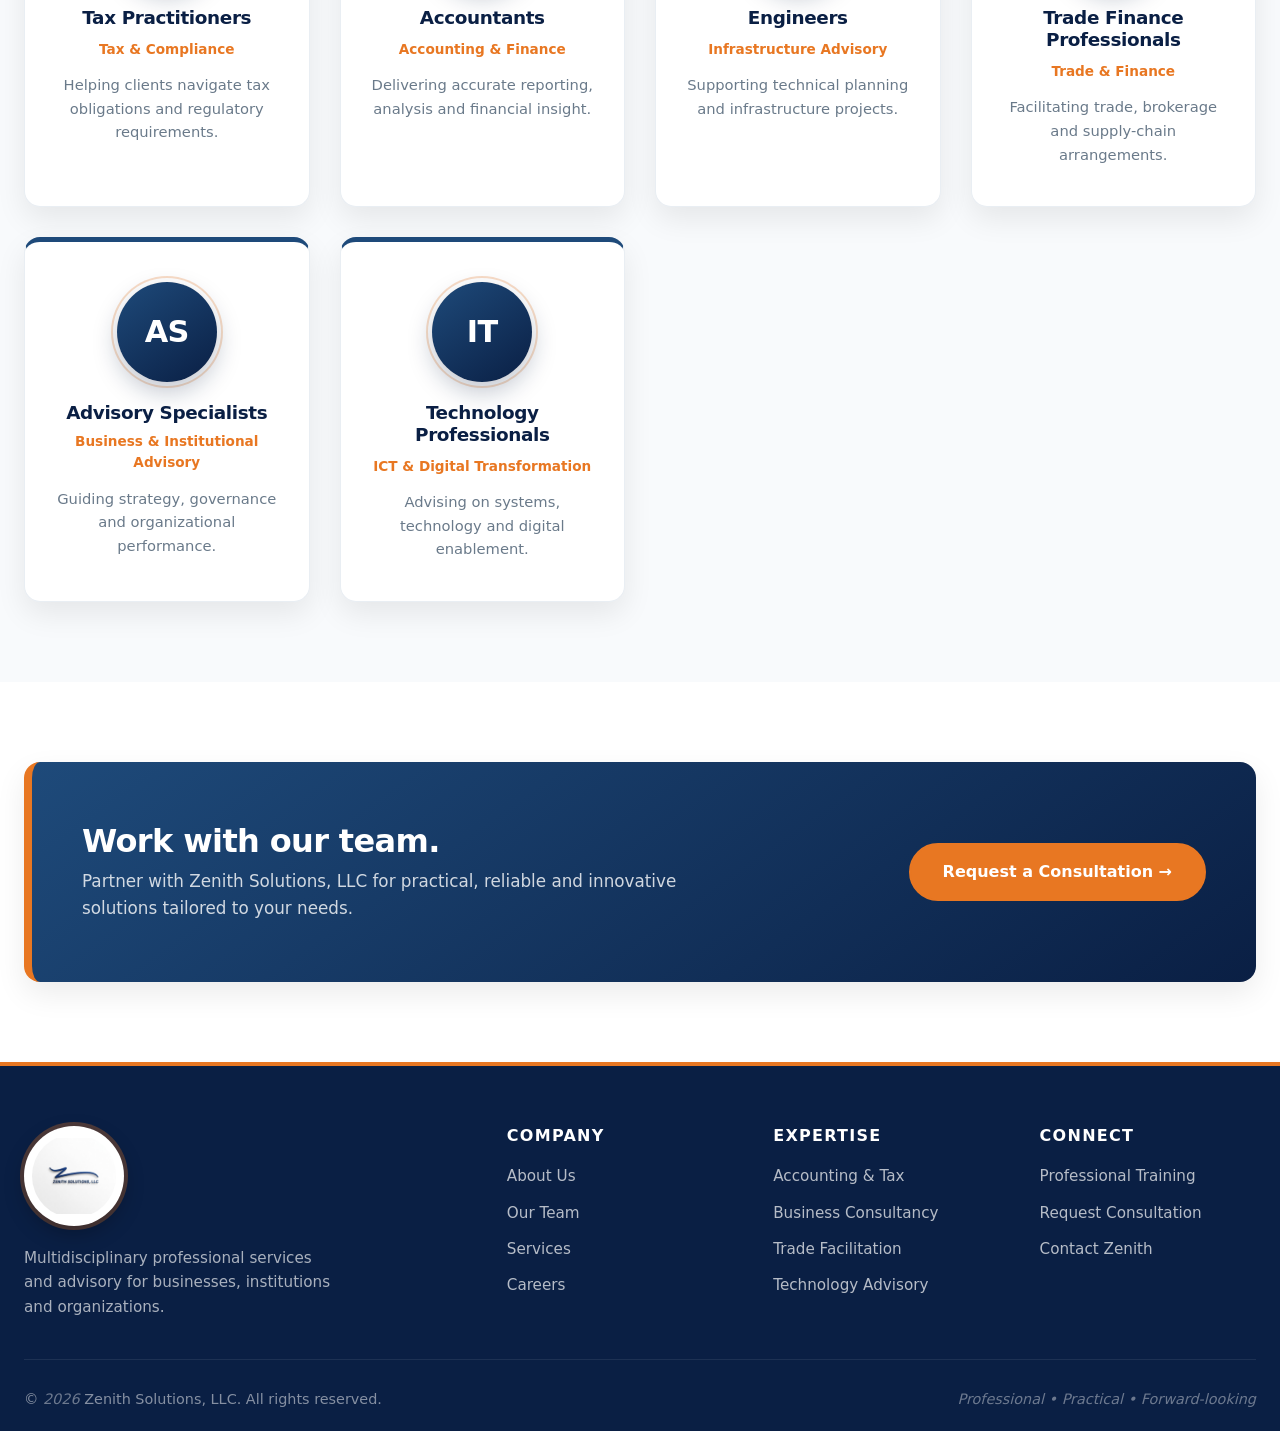
<file: team.html>
<!DOCTYPE html>
<html lang="en">
<head>
  <meta charset="UTF-8">
  <meta name="viewport" content="width=device-width, initial-scale=1.0">
  <meta name="description" content="Zenith Solutions, LLC team and professional leadership.">
  <title>Our Team | Zenith Solutions, LLC</title>
  <style>
    /* ---------- RESET & VARIABLES ---------- */
    * {
      margin: 0;
      padding: 0;
      box-sizing: border-box;
    }

    :root {
      --navy: #0A1F44;
      --blue: #1E4A7A;
      --blue-light: #2B6A9E;
      --orange: #E87722;
      --orange-soft: #F5A623;
      --white: #FFFFFF;
      --off-white: #F8FAFC;
      --gray-light: #E9EEF3;
      --gray-text: #2C3E50;
      --shadow: 0 12px 30px rgba(0, 0, 0, 0.08);
      --shadow-hover: 0 20px 40px rgba(0, 0, 0, 0.12);
      --radius: 16px;
      --radius-sm: 10px;
      --transition: all 0.25s ease;
    }

    body {
      font-family: system-ui, -apple-system, 'Segoe UI', Roboto, 'Helvetica Neue', sans-serif;
      background: var(--white);
      color: var(--gray-text);
      line-height: 1.6;
      -webkit-font-smoothing: antialiased;
      overflow-x: hidden;
    }

    .container {
      max-width: 1280px;
      margin: 0 auto;
      padding: 0 24px;
    }

    /* ---------- TYPOGRAPHY ---------- */
    h1, h2, h3, h4 {
      font-weight: 700;
      line-height: 1.2;
      letter-spacing: -0.02em;
      color: var(--navy);
    }

    h1 {
      font-size: clamp(2.2rem, 4.5vw, 3.4rem);
    }

    h2 {
      font-size: clamp(1.8rem, 3.5vw, 2.6rem);
      margin-bottom: 0.8rem;
    }

    h3 {
      font-size: 1.3rem;
      margin-bottom: 0.5rem;
    }

    p {
      color: #3a4a5a;
    }

    a {
      text-decoration: none;
      color: inherit;
      transition: var(--transition);
    }

    .kicker {
      display: inline-block;
      font-size: 0.8rem;
      font-weight: 700;
      text-transform: uppercase;
      letter-spacing: 0.12em;
      color: var(--orange);
      margin-bottom: 0.6rem;
    }

    /* ---------- BUTTONS ---------- */
    .btn {
      display: inline-flex;
      align-items: center;
      justify-content: center;
      gap: 8px;
      padding: 14px 32px;
      border-radius: 50px;
      font-weight: 600;
      font-size: 1rem;
      transition: var(--transition);
      cursor: pointer;
      border: 2px solid transparent;
      text-align: center;
      white-space: nowrap;
    }

    .btn-primary {
      background: var(--orange);
      color: var(--white);
      border-color: var(--orange);
    }

    .btn-primary:hover {
      background: #d4661a;
      border-color: #d4661a;
      transform: translateY(-2px);
      box-shadow: 0 8px 20px rgba(232, 119, 34, 0.3);
    }

    /* ---------- TOP BAR ---------- */
    .topbar {
      background: var(--navy);
      color: rgba(255, 255, 255, 0.8);
      font-size: 0.85rem;
      padding: 10px 0;
      border-bottom: 2px solid var(--orange);
    }

    .topbar .container {
      display: flex;
      justify-content: space-between;
      align-items: center;
      flex-wrap: wrap;
      gap: 12px;
    }

    .top-left {
      display: flex;
      gap: 28px;
      flex-wrap: wrap;
    }

    .top-left span {
      display: flex;
      align-items: center;
      gap: 6px;
    }

    .top-right {
      display: flex;
      gap: 18px;
      font-size: 1rem;
      color: rgba(255, 255, 255, 0.7);
    }

    .top-right span {
      cursor: pointer;
      transition: var(--transition);
    }

    .top-right span:hover {
      color: var(--orange);
    }

    /* ---------- NAVBAR — CIRCULAR LOGO ---------- */
    .navbar {
      background: var(--white);
      padding: 0.5rem 0;
      border-bottom: 1px solid var(--gray-light);
      position: sticky;
      top: 0;
      z-index: 100;
      box-shadow: 0 2px 10px rgba(0, 0, 0, 0.03);
    }

    .nav-inner {
      display: flex;
      align-items: center;
      justify-content: space-between;
      flex-wrap: wrap;
      gap: 16px;
    }

    .logo-circle {
      display: flex;
      align-items: center;
      flex-shrink: 0;
      position: relative;
    }

    .logo-circle a {
      display: flex;
      align-items: center;
      justify-content: center;
      width: 76px;
      height: 76px;
      border-radius: 50%;
      background: var(--white);
      overflow: hidden;
      padding: 6px;
      box-shadow: 0 6px 18px rgba(10, 31, 68, 0.15), 0 0 0 3px var(--white), 0 0 0 5px rgba(232, 119, 34, 0.35);
      transition: var(--transition);
      position: relative;
      margin: -12px 0;
    }

    .logo-circle a::before {
      content: '';
      position: absolute;
      inset: 0;
      border-radius: 50%;
      background: linear-gradient(145deg, var(--blue) 0%, var(--navy) 100%);
      opacity: 0;
      transition: var(--transition);
    }

    .logo-circle a:hover {
      transform: translateY(-3px) scale(1.04);
      box-shadow: 0 12px 28px rgba(10, 31, 68, 0.25), 0 0 0 3px var(--white), 0 0 0 5px var(--orange);
    }

    .logo-circle a:hover::before {
      opacity: 0.05;
    }

    .logo-circle img {
      width: 100%;
      height: 100%;
      object-fit: contain;
      border-radius: 50%;
      display: block;
      position: relative;
      z-index: 2;
      transition: var(--transition);
    }

    .menu {
      display: none;
      background: none;
      border: 2px solid var(--gray-light);
      border-radius: 8px;
      padding: 8px 14px;
      font-size: 1.4rem;
      cursor: pointer;
      color: var(--navy);
      transition: var(--transition);
    }

    .menu:hover {
      background: var(--off-white);
      border-color: var(--blue);
    }

    .nav-links {
      display: flex;
      align-items: center;
      gap: 6px;
      flex-wrap: wrap;
    }

    .nav-links a {
      font-weight: 500;
      font-size: 0.94rem;
      color: var(--navy);
      padding: 8px 14px;
      border-radius: 30px;
      transition: var(--transition);
      position: relative;
    }

    .nav-links a:hover {
      color: var(--orange);
      background: rgba(232, 119, 34, 0.08);
    }

    .nav-links .nav-cta {
      background: var(--orange);
      color: var(--white) !important;
      padding: 10px 24px;
      font-weight: 600;
      margin-left: 6px;
    }

    .nav-links .nav-cta:hover {
      background: #d4661a !important;
      color: var(--white) !important;
      box-shadow: 0 6px 18px rgba(232, 119, 34, 0.3);
    }

    /* Mobile consult button */
    .mobile-consult {
      display: none;
      background: var(--orange);
      color: var(--white);
      text-align: center;
      padding: 14px;
      font-weight: 600;
      font-size: 1rem;
      border-bottom: 2px solid #d4661a;
    }

    .mobile-consult:hover {
      background: #d4661a;
    }

    /* ---------- PAGE HERO ---------- */
    .page-hero {
      background: linear-gradient(145deg, var(--navy) 0%, var(--blue) 100%);
      color: var(--white);
      padding: 70px 0 60px;
      position: relative;
      overflow: hidden;
    }

    .page-hero::before {
      content: '';
      position: absolute;
      top: -40%;
      right: -10%;
      width: 500px;
      height: 500px;
      background: radial-gradient(circle, rgba(232, 119, 34, 0.1) 0%, transparent 70%);
      border-radius: 50%;
      pointer-events: none;
    }

    .page-hero::after {
      content: '';
      position: absolute;
      bottom: -30%;
      left: -5%;
      width: 400px;
      height: 400px;
      background: radial-gradient(circle, rgba(255, 255, 255, 0.03) 0%, transparent 70%);
      border-radius: 50%;
      pointer-events: none;
    }

    .page-hero .container {
      position: relative;
      z-index: 2;
    }

    .page-hero h1 {
      color: var(--white);
      margin-bottom: 0.6rem;
    }

    .page-hero p {
      color: rgba(255, 255, 255, 0.85);
      font-size: 1.15rem;
      max-width: 620px;
    }

    .breadcrumb {
      font-size: 0.85rem;
      color: rgba(255, 255, 255, 0.6);
      margin-bottom: 1rem;
      letter-spacing: 0.3px;
    }

    .breadcrumb span {
      color: var(--orange-soft);
      font-weight: 600;
    }

    /* ---------- SECTIONS ---------- */
    .section {
      padding: 80px 0;
    }

    .section.soft {
      background: var(--off-white);
    }

    .section-head {
      margin-bottom: 50px;
    }

    .section-head.center {
      text-align: center;
      max-width: 720px;
      margin-left: auto;
      margin-right: auto;
    }

    .section-head p {
      font-size: 1.1rem;
      color: #4a5a6a;
    }

    /* ---------- REVEAL ANIMATION ---------- */
    .reveal {
      opacity: 0;
      transform: translateY(30px);
      transition: opacity 0.7s ease, transform 0.7s ease;
    }

    .reveal.visible {
      opacity: 1;
      transform: translateY(0);
    }

    /* ---------- LEADERSHIP CARD ---------- */
    .leader-card {
      background: var(--white);
      border-radius: var(--radius);
      box-shadow: var(--shadow);
      border: 1px solid var(--gray-light);
      border-top: 6px solid var(--orange);
      padding: 44px 42px;
      display: grid;
      grid-template-columns: auto 1fr;
      gap: 40px;
      align-items: center;
      transition: var(--transition);
      position: relative;
      overflow: hidden;
    }

    .leader-card::before {
      content: '';
      position: absolute;
      top: -40%;
      right: -10%;
      width: 300px;
      height: 300px;
      background: radial-gradient(circle, rgba(30, 74, 122, 0.06) 0%, transparent 70%);
      border-radius: 50%;
      pointer-events: none;
    }

    .leader-card:hover {
      box-shadow: var(--shadow-hover);
      transform: translateY(-4px);
    }

    .leader-avatar {
      width: 140px;
      height: 140px;
      border-radius: 50%;
      background: linear-gradient(145deg, var(--blue) 0%, var(--navy) 100%);
      color: var(--white);
      display: flex;
      align-items: center;
      justify-content: center;
      font-size: 2.6rem;
      font-weight: 800;
      letter-spacing: -0.02em;
      box-shadow: 0 15px 35px rgba(10, 31, 68, 0.3), 0 0 0 5px var(--white), 0 0 0 8px rgba(232, 119, 34, 0.3);
      transition: var(--transition);
      flex-shrink: 0;
      position: relative;
      z-index: 2;
    }

    .leader-card:hover .leader-avatar {
      transform: scale(1.05);
      box-shadow: 0 20px 40px rgba(10, 31, 68, 0.35), 0 0 0 5px var(--white), 0 0 0 8px var(--orange);
    }

    .leader-content {
      position: relative;
      z-index: 2;
    }

    .leader-content h3 {
      font-size: 1.6rem;
      margin-bottom: 0.5rem;
    }

    .leader-role {
      display: inline-flex;
      align-items: center;
      gap: 8px;
      font-size: 0.85rem;
      font-weight: 700;
      color: var(--orange);
      background: rgba(232, 119, 34, 0.1);
      padding: 6px 16px;
      border-radius: 30px;
      margin-bottom: 14px;
      letter-spacing: 0.2px;
    }

    .leader-content p {
      color: #5a6a7a;
      font-size: 0.98rem;
      max-width: 620px;
    }

    .leader-tags {
      display: flex;
      gap: 8px;
      flex-wrap: wrap;
      margin-top: 18px;
    }

    .leader-tags span {
      font-size: 0.78rem;
      font-weight: 700;
      text-transform: uppercase;
      letter-spacing: 0.08em;
      color: var(--navy);
      background: var(--off-white);
      border: 1px solid var(--gray-light);
      padding: 6px 14px;
      border-radius: 30px;
      transition: var(--transition);
    }

    .leader-tags span:hover {
      background: var(--blue);
      color: var(--white);
      border-color: var(--blue);
    }

    /* ---------- TEAM GRID ---------- */
    .grid3 {
      display: grid;
      grid-template-columns: repeat(auto-fit, minmax(280px, 1fr));
      gap: 30px;
    }

    .team-card {
      background: var(--white);
      border-radius: var(--radius);
      padding: 40px 30px;
      box-shadow: var(--shadow);
      transition: var(--transition);
      border: 1px solid var(--gray-light);
      border-top: 5px solid var(--blue);
      text-align: center;
      position: relative;
      overflow: hidden;
    }

    .team-card:hover {
      transform: translateY(-8px);
      box-shadow: var(--shadow-hover);
      border-top-color: var(--orange);
    }

    .team-avatar {
      width: 100px;
      height: 100px;
      border-radius: 50%;
      background: linear-gradient(145deg, var(--blue) 0%, var(--navy) 100%);
      color: var(--white);
      display: flex;
      align-items: center;
      justify-content: center;
      font-size: 1.9rem;
      font-weight: 800;
      letter-spacing: -0.02em;
      margin: 0 auto 20px;
      box-shadow: 0 10px 25px rgba(10, 31, 68, 0.25), 0 0 0 4px var(--white), 0 0 0 6px rgba(232, 119, 34, 0.25);
      transition: var(--transition);
    }

    .team-card:hover .team-avatar {
      transform: scale(1.08);
      box-shadow: 0 15px 32px rgba(10, 31, 68, 0.3), 0 0 0 4px var(--white), 0 0 0 6px var(--orange);
    }

    .team-card h3 {
      font-size: 1.15rem;
      margin-bottom: 0.4rem;
      color: var(--navy);
    }

    .team-role {
      display: inline-block;
      font-size: 0.85rem;
      font-weight: 600;
      color: var(--orange);
      margin-bottom: 0;
    }

    .team-card p {
      color: #6a7a8a;
      font-size: 0.92rem;
      margin-top: 12px;
    }

    /* ---------- NOTICE ---------- */
    .notice {
      background: rgba(30, 74, 122, 0.06);
      border-left: 4px solid var(--blue);
      padding: 18px 24px;
      border-radius: var(--radius-sm);
      font-size: 0.95rem;
      color: #3a4a5a;
      line-height: 1.5;
      margin-top: 36px;
      display: flex;
      align-items: flex-start;
      gap: 14px;
    }

    .notice-icon {
      font-size: 1.2rem;
      color: var(--orange);
      flex-shrink: 0;
      line-height: 1.4;
    }

    /* ---------- CTA ---------- */
    .cta {
      background: linear-gradient(145deg, var(--blue) 0%, var(--navy) 100%);
      padding: 60px 50px;
      border-radius: var(--radius);
      display: flex;
      justify-content: space-between;
      align-items: center;
      gap: 40px;
      flex-wrap: wrap;
      box-shadow: var(--shadow);
      border-left: 8px solid var(--orange);
    }

    .cta h2 {
      color: var(--white);
      font-size: 2rem;
      margin-bottom: 0.5rem;
    }

    .cta p {
      color: rgba(255, 255, 255, 0.8);
      font-size: 1.05rem;
      max-width: 600px;
    }

    /* ---------- FOOTER ---------- */
    .footer {
      background: var(--navy);
      color: rgba(255, 255, 255, 0.75);
      padding: 60px 0 20px;
      border-top: 4px solid var(--orange);
    }

    .footer-grid {
      display: grid;
      grid-template-columns: 2fr 1fr 1fr 1fr;
      gap: 50px;
      padding-bottom: 40px;
      border-bottom: 1px solid rgba(255, 255, 255, 0.08);
    }

    .footer-logo-circle {
      width: 100px;
      height: 100px;
      border-radius: 50%;
      background: var(--white);
      padding: 8px;
      display: flex;
      align-items: center;
      justify-content: center;
      margin-bottom: 20px;
      box-shadow: 0 8px 20px rgba(0, 0, 0, 0.25), 0 0 0 4px rgba(232, 119, 34, 0.3);
      transition: var(--transition);
    }

    .footer-logo-circle:hover {
      transform: scale(1.05);
    }

    .footer-logo-circle img {
      width: 100%;
      height: 100%;
      object-fit: contain;
      border-radius: 50%;
      display: block;
    }

    .footer p {
      color: rgba(255, 255, 255, 0.65);
      font-size: 0.95rem;
      max-width: 320px;
    }

    .footer h3 {
      color: var(--white);
      font-size: 1rem;
      text-transform: uppercase;
      letter-spacing: 0.08em;
      margin-bottom: 1.2rem;
      font-weight: 700;
    }

    .footer a {
      display: block;
      color: rgba(255, 255, 255, 0.7);
      margin-bottom: 12px;
      font-size: 0.95rem;
      transition: var(--transition);
    }

    .footer a:hover {
      color: var(--orange);
      transform: translateX(4px);
    }

    .copyright {
      padding-top: 28px;
      display: flex;
      justify-content: space-between;
      align-items: center;
      flex-wrap: wrap;
      gap: 12px;
      color: rgba(255, 255, 255, 0.5);
      font-size: 0.9rem;
    }

    .copyright span:last-child {
      color: rgba(255, 255, 255, 0.4);
      font-style: italic;
    }

    /* ---------- RESPONSIVE ---------- */
    @media (max-width: 1024px) {
      .leader-card {
        grid-template-columns: 1fr;
        text-align: center;
        padding: 40px 32px;
        gap: 28px;
      }

      .leader-avatar {
        margin: 0 auto;
      }

      .leader-tags {
        justify-content: center;
      }

      .footer-grid {
        grid-template-columns: 1fr 1fr;
      }
    }

    @media (max-width: 768px) {
      .topbar .container {
        flex-direction: column;
        text-align: center;
      }

      .top-left {
        justify-content: center;
        gap: 16px;
      }

      .top-right {
        justify-content: center;
      }

      .menu {
        display: block;
      }

      .nav-links {
        display: none;
        width: 100%;
        flex-direction: column;
        align-items: stretch;
        padding: 16px 0 8px;
        gap: 4px;
      }

      .nav-links.active {
        display: flex;
      }

      .nav-links a {
        padding: 12px 16px;
        border-radius: 10px;
        text-align: center;
      }

      .nav-links .nav-cta {
        margin-left: 0;
        margin-top: 6px;
      }

      .mobile-consult {
        display: block;
      }

      .logo-circle a {
        width: 62px;
        height: 62px;
        padding: 5px;
        margin: -8px 0;
      }

      .page-hero {
        padding: 50px 0 40px;
      }

      .grid3 {
        grid-template-columns: 1fr;
      }

      .cta {
        flex-direction: column;
        text-align: center;
        padding: 40px 30px;
      }

      .footer-grid {
        grid-template-columns: 1fr;
        gap: 30px;
      }

      .copyright {
        flex-direction: column;
        text-align: center;
      }
    }

    @media (max-width: 480px) {
      .container {
        padding: 0 16px;
      }

      .section {
        padding: 50px 0;
      }

      .logo-circle a {
        width: 52px;
        height: 52px;
        padding: 4px;
        margin: -6px 0;
      }

      .leader-card {
        padding: 30px 22px;
      }

      .leader-avatar {
        width: 110px;
        height: 110px;
        font-size: 2rem;
      }

      .leader-content h3 {
        font-size: 1.3rem;
      }

      .team-card {
        padding: 32px 22px;
      }

      .team-avatar {
        width: 84px;
        height: 84px;
        font-size: 1.5rem;
      }

      .cta {
        padding: 30px 22px;
      }

      .footer-logo-circle {
        width: 80px;
        height: 80px;
      }
    }

    /* Reduce motion preference */
    @media (prefers-reduced-motion: reduce) {
      * {
        animation-duration: 0.01ms !important;
        animation-iteration-count: 1 !important;
        transition-duration: 0.01ms !important;
      }

      .reveal {
        opacity: 1;
        transform: none;
      }
    }
  

/* ===== ZENITH CONSULTATION UPGRADE — ADDITIVE ONLY ===== */
.zs-consult-overlay{position:fixed;inset:0;background:rgba(6,31,62,.72);backdrop-filter:blur(7px);-webkit-backdrop-filter:blur(7px);display:flex;align-items:center;justify-content:center;padding:22px;z-index:9999;opacity:0;visibility:hidden;transition:opacity .25s ease,visibility .25s ease}
.zs-consult-overlay.is-open{opacity:1;visibility:visible}
.zs-consult-modal{width:min(960px,100%);max-height:min(90vh,820px);overflow:auto;background:#fff;border-radius:24px;box-shadow:0 30px 90px rgba(6,31,62,.35);border:1px solid rgba(255,255,255,.45);transform:translateY(18px) scale(.98);transition:transform .28s ease;position:relative}
.zs-consult-overlay.is-open .zs-consult-modal{transform:none}
.zs-consult-top{display:flex;justify-content:space-between;align-items:flex-start;gap:20px;padding:28px 32px 20px;background:linear-gradient(135deg,#061f3e 0%,#0b4d9c 100%);color:#fff}
.zs-consult-brand{display:flex;align-items:center;gap:14px}.zs-consult-brand img{width:54px;height:54px;object-fit:contain;border-radius:50%;background:#fff;padding:4px}.zs-consult-kicker{display:block;color:#ff9d31;font-size:10px;font-weight:900;letter-spacing:.15em;text-transform:uppercase;margin-bottom:4px}.zs-consult-top h2{color:#fff;margin:0;font-size:clamp(26px,4vw,38px)}
.zs-consult-close{width:42px;height:42px;border:1px solid rgba(255,255,255,.25);border-radius:50%;background:rgba(255,255,255,.1);color:#fff;font-size:24px;line-height:1;cursor:pointer;display:grid;place-items:center;transition:.2s;flex:0 0 auto}.zs-consult-close:hover{background:#ff8611;transform:rotate(4deg)}
.zs-consult-body{display:grid;grid-template-columns:.78fr 1.22fr;gap:0}.zs-consult-side{padding:30px;background:#f5f9fe;border-right:1px solid #e1eaf4}.zs-consult-side h3{font-size:20px;margin:0 0 8px;color:#061f3e}.zs-consult-side>p{font-size:14px;color:#526579;line-height:1.65;margin-bottom:22px}.zs-consult-steps{display:grid;gap:13px}.zs-consult-step{display:flex;gap:12px;align-items:flex-start}.zs-consult-step-num{width:30px;height:30px;border-radius:50%;background:#eaf3ff;color:#0b4d9c;display:grid;place-items:center;font-weight:900;font-size:12px;flex:0 0 auto}.zs-consult-step strong{display:block;color:#0b2343;font-size:13px;margin-bottom:2px}.zs-consult-step span{display:block;color:#6a7a8a;font-size:12px;line-height:1.45}.zs-consult-note{margin-top:24px;padding:14px 15px;border-left:4px solid #ff8611;background:#fff7ed;border-radius:9px;color:#5e4b39;font-size:12px;line-height:1.55}
.zs-consult-form{padding:30px 32px}.zs-consult-form h3{margin:0 0 4px;color:#061f3e;font-size:21px}.zs-consult-form .zs-help{margin:0 0 20px;color:#6a7a8a;font-size:13px}.zs-form-grid{display:grid;grid-template-columns:1fr 1fr;gap:15px}.zs-field{display:flex;flex-direction:column;gap:6px}.zs-field.full{grid-column:1/-1}.zs-field label{font-size:12px;font-weight:800;color:#0b2343}.zs-field input,.zs-field select,.zs-field textarea{width:100%;margin:0;padding:12px 13px;border:1px solid #cbd8e7;border-radius:10px;background:#fff;color:#0b2343;font:inherit;outline:none;transition:.2s}.zs-field input:focus,.zs-field select:focus,.zs-field textarea:focus{border-color:#0b4d9c;box-shadow:0 0 0 4px rgba(11,77,156,.08)}.zs-field textarea{min-height:100px;resize:vertical}.zs-required{color:#ff8611}.zs-consult-actions{display:flex;align-items:center;justify-content:space-between;gap:15px;margin-top:20px;flex-wrap:wrap}.zs-consult-submit{border:0!important;min-width:210px}.zs-consult-privacy{font-size:11px;color:#7a8896;max-width:390px;line-height:1.5}.zs-consult-success{display:none;margin-top:15px;padding:13px 15px;border-left:4px solid #0b4d9c;background:#eef6ff;border-radius:8px;color:#0b2343;font-size:13px;line-height:1.5}.zs-consult-success.show{display:block}
@media(max-width:760px){.zs-consult-overlay{padding:10px}.zs-consult-modal{max-height:94vh;border-radius:18px}.zs-consult-top{padding:22px 20px 17px}.zs-consult-brand img{width:46px;height:46px}.zs-consult-body{grid-template-columns:1fr}.zs-consult-side{display:none}.zs-consult-form{padding:22px 20px}.zs-form-grid{grid-template-columns:1fr}.zs-field.full{grid-column:auto}.zs-consult-actions{align-items:stretch}.zs-consult-submit{width:100%}.zs-consult-privacy{max-width:none}.zs-consult-close{width:38px;height:38px;font-size:21px}}

</style>
</head>
<body>

<!-- TOP BAR -->
<div class="topbar">
  <div class="container">
    <div class="top-left">
      <span>⌖ Congo Town, Monrovia, Liberia</span>
      <span>☎ +231 77 123 4567</span>
      <span>✉ info@zenithsolutionslr.com</span>
    </div>
    <div class="top-right">
      <span>●</span>
      <span>in</span>
      <span>◎</span>
    </div>
  </div>
</div>

<!-- NAVBAR WITH CIRCULAR LOGO -->
<header class="navbar">
  <div class="container nav-inner">
    <div class="logo-circle">
      <a href="index.html" aria-label="Zenith Solutions Home">
        <img src="zenith-logo.jpg" alt="Zenith Solutions, LLC">
      </a>
    </div>
    <button class="menu" aria-label="Open navigation" id="menuToggle">☰</button>
    <nav class="nav-links" id="navLinks">
      <a href="index.html">Home</a>
      <a href="about.html">About Us</a>
      <a href="services.html">Our Services</a>
      <a href="training.html">Training</a>
      <a href="team.html">Our Team</a>
      <a href="careers.html">Careers</a>
      <a href="insights.html">Insights</a>
      <a href="contact.html">Contact</a>
      <a class="nav-cta" href="contact.html">Request a Consultation</a>
    </nav>
  </div>
</header>

<!-- Mobile consult button -->
<a class="mobile-consult" href="contact.html">Request Consultation →</a>

<!-- PAGE HERO -->
<section class="page-hero">
  <div class="container">
    <div class="breadcrumb">Home › <span>Our Team</span></div>
    <h1>Our Team</h1>
    <p>Experienced professionals. Practical solutions.</p>
  </div>
</section>

<!-- LEADERSHIP -->
<section class="section">
  <div class="container">
    <div class="section-head reveal">
      <span class="kicker">Leadership</span>
      <h2>Professional leadership.</h2>
      <p>The supplied company profile identifies a Managing Partner who is a Chartered Certified Accountant and a member of ACCA, LICPA and LITP.</p>
    </div>

    <div class="leader-card reveal">
      <div class="leader-avatar">MP</div>
      <div class="leader-content">
        <h3>Managing Partner</h3>
        <span class="leader-role">Chartered Certified Accountant</span>
        <p>Approved biography and professional portrait can be added when provided by Zenith. The Managing Partner leads the firm's multidisciplinary practice and brings deep experience across accounting, tax and advisory services.</p>
        <div class="leader-tags">
          <span>ACCA</span>
          <span>LICPA</span>
          <span>LITP</span>
        </div>
      </div>
    </div>

    <div class="notice reveal">
      <span class="notice-icon">◷</span>
      <span>Approved biographies and professional portraits for the leadership team will be added once provided by Zenith.</span>
    </div>
  </div>
</section>

<!-- TEAM GRID -->
<section class="section soft">
  <div class="container">
    <div class="section-head center reveal">
      <span class="kicker">Our professionals</span>
      <h2>Multidisciplinary expertise.</h2>
      <p>Placeholder roles are shown until Zenith provides approved names and photographs.</p>
    </div>
    <div class="grid3">
      <div class="team-card reveal">
        <div class="team-avatar">TP</div>
        <h3>Tax Practitioners</h3>
        <span class="team-role">Tax & Compliance</span>
        <p>Helping clients navigate tax obligations and regulatory requirements.</p>
      </div>
      <div class="team-card reveal">
        <div class="team-avatar">AC</div>
        <h3>Accountants</h3>
        <span class="team-role">Accounting & Finance</span>
        <p>Delivering accurate reporting, analysis and financial insight.</p>
      </div>
      <div class="team-card reveal">
        <div class="team-avatar">EN</div>
        <h3>Engineers</h3>
        <span class="team-role">Infrastructure Advisory</span>
        <p>Supporting technical planning and infrastructure projects.</p>
      </div>
      <div class="team-card reveal">
        <div class="team-avatar">TF</div>
        <h3>Trade Finance Professionals</h3>
        <span class="team-role">Trade & Finance</span>
        <p>Facilitating trade, brokerage and supply-chain arrangements.</p>
      </div>
      <div class="team-card reveal">
        <div class="team-avatar">AS</div>
        <h3>Advisory Specialists</h3>
        <span class="team-role">Business & Institutional Advisory</span>
        <p>Guiding strategy, governance and organizational performance.</p>
      </div>
      <div class="team-card reveal">
        <div class="team-avatar">IT</div>
        <h3>Technology Professionals</h3>
        <span class="team-role">ICT & Digital Transformation</span>
        <p>Advising on systems, technology and digital enablement.</p>
      </div>
    </div>
  </div>
</section>

<!-- CTA -->
<section class="section">
  <div class="container">
    <div class="cta reveal">
      <div>
        <h2>Work with our team.</h2>
        <p>Partner with Zenith Solutions, LLC for practical, reliable and innovative solutions tailored to your needs.</p>
      </div>
      <a class="btn btn-primary" href="contact.html">Request a Consultation →</a>
    </div>
  </div>
</section>

<!-- FOOTER -->
<footer class="footer">
  <div class="container">
    <div class="footer-grid">
      <div>
        <div class="footer-logo-circle">
          <img src="zenith-logo.jpg" alt="Zenith Solutions, LLC">
        </div>
        <p>Multidisciplinary professional services and advisory for businesses, institutions and organizations.</p>
      </div>
      <div>
        <h3>Company</h3>
        <a href="about.html">About Us</a>
        <a href="team.html">Our Team</a>
        <a href="services.html">Services</a>
        <a href="careers.html">Careers</a>
      </div>
      <div>
        <h3>Expertise</h3>
        <a href="services.html#accounting">Accounting & Tax</a>
        <a href="services.html#consulting">Business Consultancy</a>
        <a href="services.html#trade">Trade Facilitation</a>
        <a href="services.html#technology">Technology Advisory</a>
      </div>
      <div>
        <h3>Connect</h3>
        <a href="training.html">Professional Training</a>
        <a href="contact.html">Request Consultation</a>
        <a href="contact.html">Contact Zenith</a>
      </div>
    </div>
    <div class="copyright">
      <span>© <span data-year></span> Zenith Solutions, LLC. All rights reserved.</span>
      <span>Professional • Practical • Forward-looking</span>
    </div>
  </div>
</footer>

<script>
  // Set current year
  document.querySelectorAll('[data-year]').forEach(el => {
    el.textContent = new Date().getFullYear();
  });

  // Mobile menu toggle
  const menuToggle = document.getElementById('menuToggle');
  const navLinks = document.getElementById('navLinks');

  if (menuToggle && navLinks) {
    menuToggle.addEventListener('click', function() {
      navLinks.classList.toggle('active');
      const isOpen = navLinks.classList.contains('active');
      menuToggle.setAttribute('aria-expanded', isOpen);
      menuToggle.textContent = isOpen ? '✕' : '☰';
    });

    navLinks.querySelectorAll('a').forEach(link => {
      link.addEventListener('click', () => {
        if (window.innerWidth <= 768) {
          navLinks.classList.remove('active');
          menuToggle.textContent = '☰';
          menuToggle.setAttribute('aria-expanded', 'false');
        }
      });
    });

    window.addEventListener('resize', () => {
      if (window.innerWidth > 768) {
        navLinks.classList.remove('active');
        menuToggle.textContent = '☰';
        menuToggle.setAttribute('aria-expanded', 'false');
      }
    });
  }

  // Reveal on scroll
  const revealElements = document.querySelectorAll('.reveal');
  const revealObserver = new IntersectionObserver((entries) => {
    entries.forEach(entry => {
      if (entry.isIntersecting) {
        entry.target.classList.add('visible');
        revealObserver.unobserve(entry.target);
      }
    });
  }, { threshold: 0.1, rootMargin: '0px 0px -50px 0px' });

  revealElements.forEach(el => revealObserver.observe(el));

  // Smooth scroll for anchor links
  document.querySelectorAll('a[href^="#"]').forEach(anchor => {
    anchor.addEventListener('click', function(e) {
      const href = this.getAttribute('href');
      if (href === '#') return;
      const target = document.querySelector(href);
      if (target) {
        e.preventDefault();
        target.scrollIntoView({ behavior: 'smooth', block: 'start' });
      }
    });
  });


/* ===== ZENITH CONSULTATION UPGRADE — ADDITIVE ONLY ===== */
(function(){
  if(document.getElementById('zsConsultOverlay')) return;
  const overlay=document.createElement('div');
  overlay.id='zsConsultOverlay';
  overlay.className='zs-consult-overlay';
  overlay.setAttribute('aria-hidden','true');
  overlay.innerHTML=`
    <div class="zs-consult-modal" role="dialog" aria-modal="true" aria-labelledby="zsConsultTitle">
      <div class="zs-consult-top">
        <div class="zs-consult-brand">
          <img src="zenith-logo.jpg" alt="Zenith Solutions, LLC">
          <div><span class="zs-consult-kicker">Start a conversation</span><h2 id="zsConsultTitle">Request a Consultation</h2></div>
        </div>
        <button class="zs-consult-close" type="button" aria-label="Close consultation form">×</button>
      </div>
      <div class="zs-consult-body">
        <aside class="zs-consult-side">
          <h3>Let's understand what you need.</h3>
          <p>Share a few details and the Zenith Solutions team can review your request and follow up with the right next step.</p>
          <div class="zs-consult-steps">
            <div class="zs-consult-step"><div class="zs-consult-step-num">1</div><div><strong>Tell us about your need</strong><span>Select the service area and briefly describe the challenge.</span></div></div>
            <div class="zs-consult-step"><div class="zs-consult-step-num">2</div><div><strong>Choose your preference</strong><span>Let us know how and when you would prefer to be contacted.</span></div></div>
            <div class="zs-consult-step"><div class="zs-consult-step-num">3</div><div><strong>We'll follow up</strong><span>Your request can be reviewed before the consultation is arranged.</span></div></div>
          </div>
          <div class="zs-consult-note"><strong>Professional & confidential</strong><br>Use this form for business, advisory, training, trade, technology or other professional service inquiries.</div>
        </aside>
        <div class="zs-consult-form">
          <h3>Consultation details</h3><p class="zs-help">Fields marked <span class="zs-required">*</span> are required.</p>
          <form id="zsConsultForm">
            <div class="zs-form-grid">
              <div class="zs-field"><label>Full Name <span class="zs-required">*</span></label><input name="name" required placeholder="Your full name"></div>
              <div class="zs-field"><label>Company / Organization</label><input name="company" placeholder="Company or organization"></div>
              <div class="zs-field"><label>Email Address <span class="zs-required">*</span></label><input name="email" type="email" required placeholder="you@company.com"></div>
              <div class="zs-field"><label>Phone / WhatsApp</label><input name="phone" placeholder="+231 77 000 0000"></div>
              <div class="zs-field"><label>Service Needed <span class="zs-required">*</span></label><select name="service" required><option value="" selected disabled>Select a service</option><option>Accounting, Tax & Financial Advisory</option><option>Management & Business Consultancy</option><option>Commodity Trade & Logistics</option><option>Engineering / Infrastructure / Technology Advisory</option><option>Research & Institutional Advisory</option><option>Professional Education & Training</option><option>Other / General Consultation</option></select></div>
              <div class="zs-field"><label>Preferred Contact Method</label><select name="contact_method"><option>Phone call</option><option>WhatsApp</option><option>Email</option><option>In-person meeting</option><option>Video meeting</option></select></div>
              <div class="zs-field"><label>Preferred Date</label><input name="date" type="date"></div>
              <div class="zs-field"><label>Preferred Time</label><select name="time"><option>Any time</option><option>8:00 AM – 10:00 AM</option><option>10:00 AM – 12:00 PM</option><option>12:00 PM – 2:00 PM</option><option>2:00 PM – 5:00 PM</option></select></div>
              <div class="zs-field full"><label>How can Zenith Solutions help? <span class="zs-required">*</span></label><textarea name="message" required placeholder="Briefly tell us about your business need, project, challenge or the support you are looking for..."></textarea></div>
            </div>
            <div class="zs-consult-actions"><span class="zs-consult-privacy">By submitting, you are sending a consultation inquiry to Zenith Solutions, LLC. This form is currently a website demo until the official email/backend is connected.</span><button class="btn btn-primary zs-consult-submit" type="submit">Submit Consultation Request →</button></div>
            <div class="zs-consult-success" id="zsConsultSuccess" role="status"></div>
          </form>
        </div>
      </div>
    </div>`;
  document.body.appendChild(overlay);
  const closeBtn=overlay.querySelector('.zs-consult-close');
  const form=overlay.querySelector('#zsConsultForm');
  const success=overlay.querySelector('#zsConsultSuccess');
  const firstField=overlay.querySelector('input[name="name"]');
  function openConsult(){
    overlay.classList.add('is-open'); overlay.setAttribute('aria-hidden','false'); document.body.style.overflow='hidden';
    success.classList.remove('show'); success.textContent=''; setTimeout(()=>firstField&&firstField.focus(),120);
  }
  function closeConsult(){overlay.classList.remove('is-open'); overlay.setAttribute('aria-hidden','true'); document.body.style.overflow='';}
  document.addEventListener('click',function(e){
    const link=e.target.closest('a[href="contact.html"],a[href="./contact.html"]');
    if(link && /request\s+(a\s+)?consultation/i.test((link.textContent||'').trim())){e.preventDefault();openConsult();}
  });
  closeBtn.addEventListener('click',closeConsult);
  overlay.addEventListener('click',e=>{if(e.target===overlay)closeConsult();});
  document.addEventListener('keydown',e=>{if(e.key==='Escape'&&overlay.classList.contains('is-open'))closeConsult();});
  form.addEventListener('submit',function(e){
    e.preventDefault();
    const data=new FormData(form); const name=data.get('name')||'there';
    const ref='ZS-'+String(Date.now()).slice(-6);
    success.innerHTML='<strong>Request received for review.</strong><br>Thank you, '+String(name).replace(/[<>]/g,'')+'. Your consultation reference is <strong>'+ref+'</strong>. Connect the form to Zenith\'s official email/backend before public launch.';
    success.classList.add('show'); form.reset(); success.scrollIntoView({behavior:'smooth',block:'nearest'});
  });
})();

</script>

</body>
</html>
</file>
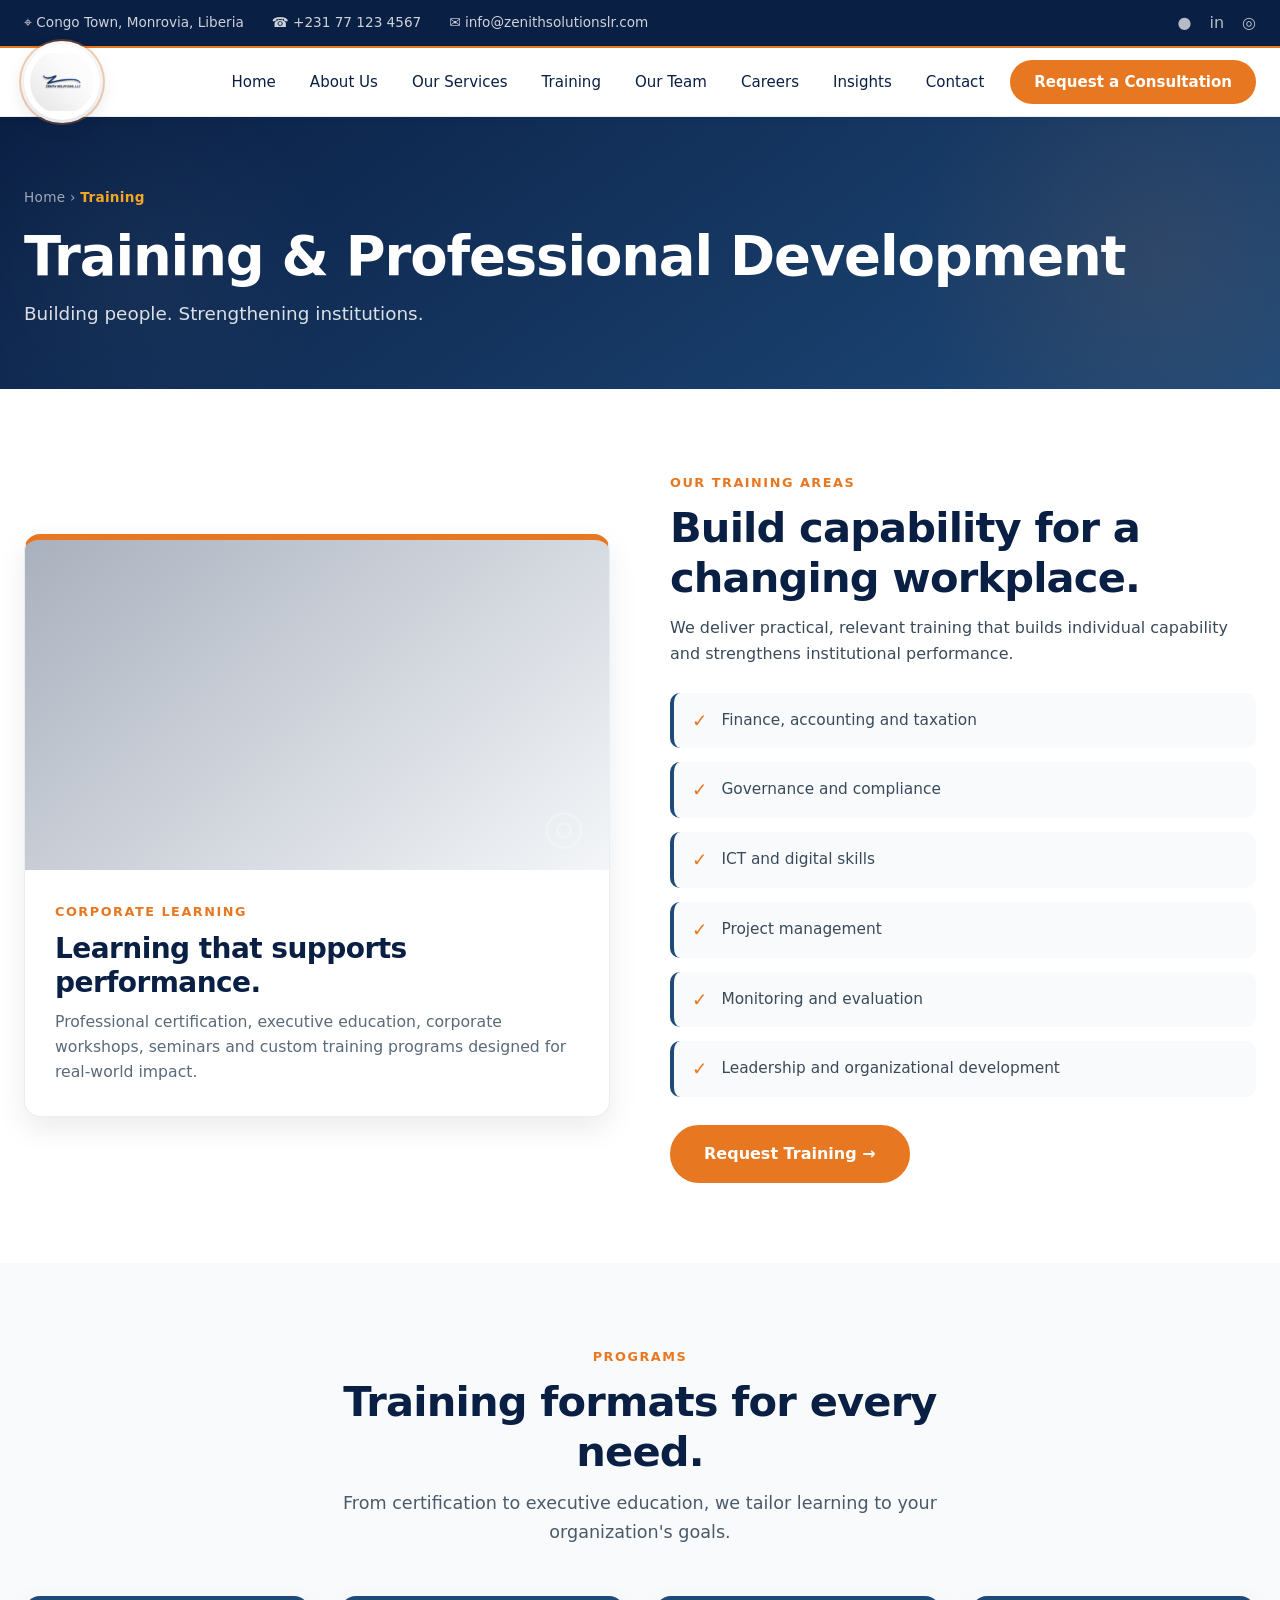
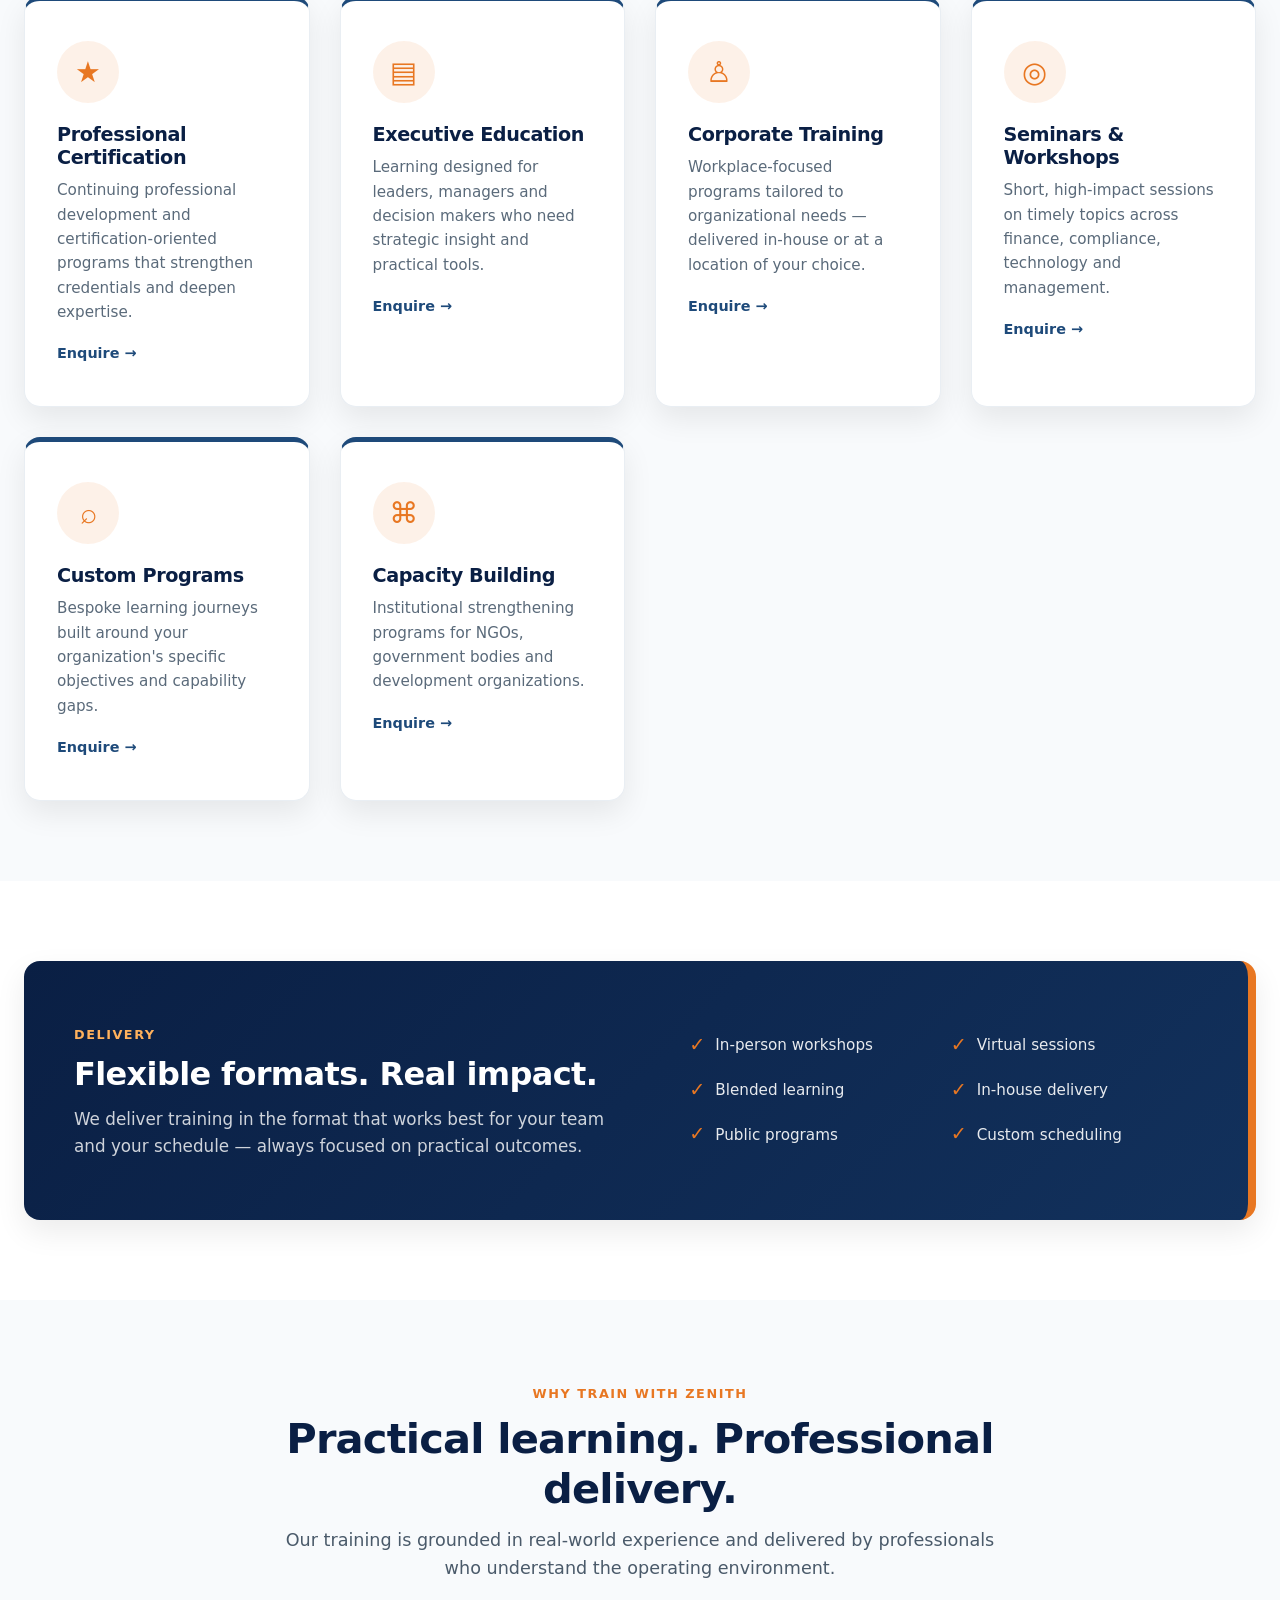
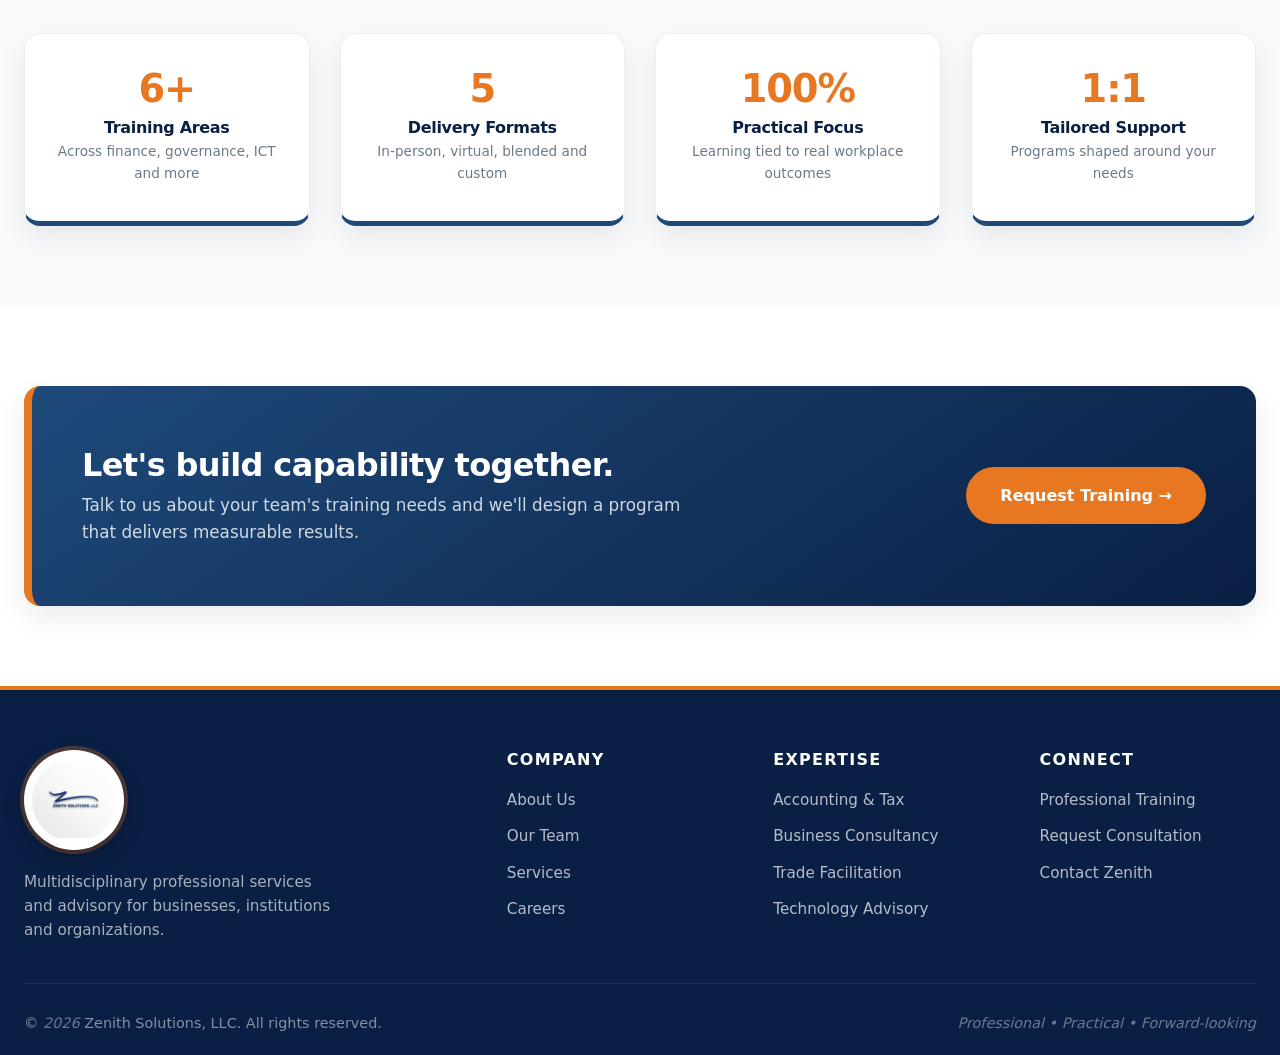
<file: training.html>
<!DOCTYPE html>
<html lang="en">
<head>
  <meta charset="UTF-8">
  <meta name="viewport" content="width=device-width, initial-scale=1.0">
  <meta name="description" content="Zenith Solutions, LLC professional education, executive development, corporate training and continuing professional development.">
  <title>Training | Zenith Solutions, LLC</title>
  <style>
    /* ---------- RESET & VARIABLES ---------- */
    * {
      margin: 0;
      padding: 0;
      box-sizing: border-box;
    }

    :root {
      --navy: #0A1F44;
      --blue: #1E4A7A;
      --blue-light: #2B6A9E;
      --orange: #E87722;
      --orange-soft: #F5A623;
      --white: #FFFFFF;
      --off-white: #F8FAFC;
      --gray-light: #E9EEF3;
      --gray-text: #2C3E50;
      --shadow: 0 12px 30px rgba(0, 0, 0, 0.08);
      --shadow-hover: 0 20px 40px rgba(0, 0, 0, 0.12);
      --radius: 16px;
      --radius-sm: 10px;
      --transition: all 0.25s ease;
    }

    body {
      font-family: system-ui, -apple-system, 'Segoe UI', Roboto, 'Helvetica Neue', sans-serif;
      background: var(--white);
      color: var(--gray-text);
      line-height: 1.6;
      -webkit-font-smoothing: antialiased;
      overflow-x: hidden;
    }

    .container {
      max-width: 1280px;
      margin: 0 auto;
      padding: 0 24px;
    }

    /* ---------- TYPOGRAPHY ---------- */
    h1, h2, h3, h4 {
      font-weight: 700;
      line-height: 1.2;
      letter-spacing: -0.02em;
      color: var(--navy);
    }

    h1 {
      font-size: clamp(2.2rem, 4.5vw, 3.4rem);
    }

    h2 {
      font-size: clamp(1.8rem, 3.5vw, 2.6rem);
      margin-bottom: 0.8rem;
    }

    h3 {
      font-size: 1.3rem;
      margin-bottom: 0.5rem;
    }

    p {
      color: #3a4a5a;
    }

    a {
      text-decoration: none;
      color: inherit;
      transition: var(--transition);
    }

    .kicker {
      display: inline-block;
      font-size: 0.8rem;
      font-weight: 700;
      text-transform: uppercase;
      letter-spacing: 0.12em;
      color: var(--orange);
      margin-bottom: 0.6rem;
    }

    /* ---------- BUTTONS ---------- */
    .btn {
      display: inline-flex;
      align-items: center;
      justify-content: center;
      gap: 8px;
      padding: 14px 32px;
      border-radius: 50px;
      font-weight: 600;
      font-size: 1rem;
      transition: var(--transition);
      cursor: pointer;
      border: 2px solid transparent;
      text-align: center;
      white-space: nowrap;
    }

    .btn-primary {
      background: var(--orange);
      color: var(--white);
      border-color: var(--orange);
    }

    .btn-primary:hover {
      background: #d4661a;
      border-color: #d4661a;
      transform: translateY(-2px);
      box-shadow: 0 8px 20px rgba(232, 119, 34, 0.3);
    }

    .btn-blue {
      background: var(--blue);
      color: var(--white);
      border-color: var(--blue);
    }

    .btn-blue:hover {
      background: var(--navy);
      border-color: var(--navy);
      transform: translateY(-2px);
      box-shadow: 0 8px 20px rgba(10, 31, 68, 0.25);
    }

    /* ---------- TOP BAR ---------- */
    .topbar {
      background: var(--navy);
      color: rgba(255, 255, 255, 0.8);
      font-size: 0.85rem;
      padding: 10px 0;
      border-bottom: 2px solid var(--orange);
    }

    .topbar .container {
      display: flex;
      justify-content: space-between;
      align-items: center;
      flex-wrap: wrap;
      gap: 12px;
    }

    .top-left {
      display: flex;
      gap: 28px;
      flex-wrap: wrap;
    }

    .top-left span {
      display: flex;
      align-items: center;
      gap: 6px;
    }

    .top-right {
      display: flex;
      gap: 18px;
      font-size: 1rem;
      color: rgba(255, 255, 255, 0.7);
    }

    .top-right span {
      cursor: pointer;
      transition: var(--transition);
    }

    .top-right span:hover {
      color: var(--orange);
    }

    /* ---------- NAVBAR — CIRCULAR LOGO ---------- */
    .navbar {
      background: var(--white);
      padding: 0.5rem 0;
      border-bottom: 1px solid var(--gray-light);
      position: sticky;
      top: 0;
      z-index: 100;
      box-shadow: 0 2px 10px rgba(0, 0, 0, 0.03);
    }

    .nav-inner {
      display: flex;
      align-items: center;
      justify-content: space-between;
      flex-wrap: wrap;
      gap: 16px;
    }

    .logo-circle {
      display: flex;
      align-items: center;
      flex-shrink: 0;
      position: relative;
    }

    .logo-circle a {
      display: flex;
      align-items: center;
      justify-content: center;
      width: 76px;
      height: 76px;
      border-radius: 50%;
      background: var(--white);
      overflow: hidden;
      padding: 6px;
      box-shadow: 0 6px 18px rgba(10, 31, 68, 0.15), 0 0 0 3px var(--white), 0 0 0 5px rgba(232, 119, 34, 0.35);
      transition: var(--transition);
      position: relative;
      margin: -12px 0;
    }

    .logo-circle a::before {
      content: '';
      position: absolute;
      inset: 0;
      border-radius: 50%;
      background: linear-gradient(145deg, var(--blue) 0%, var(--navy) 100%);
      opacity: 0;
      transition: var(--transition);
    }

    .logo-circle a:hover {
      transform: translateY(-3px) scale(1.04);
      box-shadow: 0 12px 28px rgba(10, 31, 68, 0.25), 0 0 0 3px var(--white), 0 0 0 5px var(--orange);
    }

    .logo-circle a:hover::before {
      opacity: 0.05;
    }

    .logo-circle img {
      width: 100%;
      height: 100%;
      object-fit: contain;
      border-radius: 50%;
      display: block;
      position: relative;
      z-index: 2;
      transition: var(--transition);
    }

    .menu {
      display: none;
      background: none;
      border: 2px solid var(--gray-light);
      border-radius: 8px;
      padding: 8px 14px;
      font-size: 1.4rem;
      cursor: pointer;
      color: var(--navy);
      transition: var(--transition);
    }

    .menu:hover {
      background: var(--off-white);
      border-color: var(--blue);
    }

    .nav-links {
      display: flex;
      align-items: center;
      gap: 6px;
      flex-wrap: wrap;
    }

    .nav-links a {
      font-weight: 500;
      font-size: 0.94rem;
      color: var(--navy);
      padding: 8px 14px;
      border-radius: 30px;
      transition: var(--transition);
      position: relative;
    }

    .nav-links a:hover {
      color: var(--orange);
      background: rgba(232, 119, 34, 0.08);
    }

    .nav-links .nav-cta {
      background: var(--orange);
      color: var(--white) !important;
      padding: 10px 24px;
      font-weight: 600;
      margin-left: 6px;
    }

    .nav-links .nav-cta:hover {
      background: #d4661a !important;
      color: var(--white) !important;
      box-shadow: 0 6px 18px rgba(232, 119, 34, 0.3);
    }

    /* Mobile consult button */
    .mobile-consult {
      display: none;
      background: var(--orange);
      color: var(--white);
      text-align: center;
      padding: 14px;
      font-weight: 600;
      font-size: 1rem;
      border-bottom: 2px solid #d4661a;
    }

    .mobile-consult:hover {
      background: #d4661a;
    }

    /* ---------- PAGE HERO ---------- */
    .page-hero {
      background: linear-gradient(145deg, var(--navy) 0%, var(--blue) 100%);
      color: var(--white);
      padding: 70px 0 60px;
      position: relative;
      overflow: hidden;
    }

    .page-hero::before {
      content: '';
      position: absolute;
      top: -40%;
      right: -10%;
      width: 500px;
      height: 500px;
      background: radial-gradient(circle, rgba(232, 119, 34, 0.1) 0%, transparent 70%);
      border-radius: 50%;
      pointer-events: none;
    }

    .page-hero::after {
      content: '';
      position: absolute;
      bottom: -30%;
      left: -5%;
      width: 400px;
      height: 400px;
      background: radial-gradient(circle, rgba(255, 255, 255, 0.03) 0%, transparent 70%);
      border-radius: 50%;
      pointer-events: none;
    }

    .page-hero .container {
      position: relative;
      z-index: 2;
    }

    .page-hero h1 {
      color: var(--white);
      margin-bottom: 0.6rem;
    }

    .page-hero p {
      color: rgba(255, 255, 255, 0.85);
      font-size: 1.15rem;
      max-width: 620px;
    }

    .breadcrumb {
      font-size: 0.85rem;
      color: rgba(255, 255, 255, 0.6);
      margin-bottom: 1rem;
      letter-spacing: 0.3px;
    }

    .breadcrumb span {
      color: var(--orange-soft);
      font-weight: 600;
    }

    /* ---------- SECTIONS ---------- */
    .section {
      padding: 80px 0;
    }

    .section.soft {
      background: var(--off-white);
    }

    .section-head {
      margin-bottom: 50px;
    }

    .section-head.center {
      text-align: center;
      max-width: 720px;
      margin-left: auto;
      margin-right: auto;
    }

    .section-head p {
      font-size: 1.1rem;
      color: #4a5a6a;
    }

    /* ---------- REVEAL ANIMATION ---------- */
    .reveal {
      opacity: 0;
      transform: translateY(30px);
      transition: opacity 0.7s ease, transform 0.7s ease;
    }

    .reveal.visible {
      opacity: 1;
      transform: translateY(0);
    }

    /* ---------- TRAINING INTRO GRID ---------- */
    .training-grid {
      display: grid;
      grid-template-columns: 1fr 1fr;
      gap: 60px;
      align-items: center;
    }

    /* Training photo card */
    .training-photo-card {
      background: var(--white);
      border-radius: var(--radius);
      overflow: hidden;
      box-shadow: var(--shadow);
      border: 1px solid var(--gray-light);
      border-top: 6px solid var(--orange);
      transition: var(--transition);
    }

    .training-photo-card:hover {
      transform: translateY(-6px);
      box-shadow: var(--shadow-hover);
    }

    .training-photo {
      height: 330px;
      background-image: linear-gradient(140deg, rgba(10, 31, 68, 0.35), rgba(30, 74, 122, 0.05)), url('https://images.pexels.com/photos/9034732/pexels-photo-9034732.jpeg?cs=srgb&dl=pexels-rdne-9034732.jpg&fm=jpg');
      background-size: cover;
      background-position: center;
      position: relative;
    }

    .training-photo::after {
      content: '◎';
      position: absolute;
      bottom: 20px;
      right: 24px;
      font-size: 3rem;
      color: rgba(255, 255, 255, 0.25);
      line-height: 1;
    }

    .training-photo-body {
      padding: 28px 30px 32px;
    }

    .training-photo-body h2 {
      font-size: 1.75rem;
      margin-bottom: 0.6rem;
    }

    .training-photo-body p {
      color: #5a6a7a;
      font-size: 0.98rem;
    }

    /* Checks list */
    .checks {
      display: flex;
      flex-direction: column;
      gap: 14px;
      margin-top: 26px;
    }

    .check {
      display: flex;
      align-items: flex-start;
      gap: 14px;
      padding: 15px 18px;
      background: var(--off-white);
      border-radius: var(--radius-sm);
      border-left: 4px solid var(--blue);
      transition: var(--transition);
    }

    .check:hover {
      border-left-color: var(--orange);
      transform: translateX(6px);
      box-shadow: var(--shadow);
    }

    .check b {
      color: var(--orange);
      font-size: 1.15rem;
      line-height: 1.4;
      flex-shrink: 0;
    }

    .check span {
      color: #3a4a5a;
      font-weight: 500;
      font-size: 0.96rem;
    }

    /* ---------- PROGRAM CARDS ---------- */
    .grid3 {
      display: grid;
      grid-template-columns: repeat(auto-fit, minmax(280px, 1fr));
      gap: 30px;
    }

    .program-card {
      background: var(--white);
      border-radius: var(--radius);
      padding: 40px 32px;
      box-shadow: var(--shadow);
      transition: var(--transition);
      border: 1px solid var(--gray-light);
      border-top: 5px solid var(--blue);
      position: relative;
      overflow: hidden;
    }

    .program-card:hover {
      transform: translateY(-8px);
      box-shadow: var(--shadow-hover);
      border-top-color: var(--orange);
    }

    .program-card .icon {
      width: 62px;
      height: 62px;
      border-radius: 50%;
      background: rgba(232, 119, 34, 0.1);
      color: var(--orange);
      display: flex;
      align-items: center;
      justify-content: center;
      font-size: 1.8rem;
      margin-bottom: 20px;
      transition: var(--transition);
    }

    .program-card:hover .icon {
      background: var(--orange);
      color: var(--white);
      transform: scale(1.08);
    }

    .program-card h3 {
      font-size: 1.2rem;
      margin-bottom: 0.6rem;
    }

    .program-card p {
      color: #5a6a7a;
      font-size: 0.95rem;
      margin-bottom: 1rem;
    }

    .program-card .more {
      font-weight: 600;
      color: var(--blue);
      font-size: 0.9rem;
      display: inline-flex;
      align-items: center;
      gap: 4px;
      transition: var(--transition);
    }

    .program-card:hover .more {
      color: var(--orange);
      gap: 8px;
    }

    /* ---------- FORMAT STRIP ---------- */
    .format-strip {
      background: linear-gradient(135deg, var(--navy) 0%, #12315c 100%);
      color: var(--white);
      padding: 60px 50px;
      border-radius: var(--radius);
      display: grid;
      grid-template-columns: 1fr 0.9fr;
      gap: 50px;
      align-items: center;
      box-shadow: var(--shadow);
      border-right: 8px solid var(--orange);
    }

    .format-strip h2 {
      color: var(--white);
      font-size: 2rem;
      margin-bottom: 0.8rem;
    }

    .format-strip p {
      color: rgba(255, 255, 255, 0.8);
      font-size: 1.05rem;
    }

    .format-list {
      display: grid;
      grid-template-columns: 1fr 1fr;
      gap: 14px;
    }

    .format-list div {
      color: rgba(255, 255, 255, 0.9);
      font-weight: 500;
      display: flex;
      align-items: center;
      gap: 10px;
      font-size: 0.95rem;
    }

    .format-list div::before {
      content: '✓';
      color: var(--orange);
      font-weight: 700;
      font-size: 1.2rem;
    }

    /* ---------- STATS ---------- */
    .stats-grid {
      display: grid;
      grid-template-columns: repeat(4, 1fr);
      gap: 30px;
    }

    .stat-card {
      background: var(--white);
      padding: 36px 26px;
      border-radius: var(--radius);
      box-shadow: var(--shadow);
      text-align: center;
      border-bottom: 5px solid var(--blue);
      transition: var(--transition);
      border-top: 1px solid var(--gray-light);
      border-left: 1px solid var(--gray-light);
      border-right: 1px solid var(--gray-light);
    }

    .stat-card:hover {
      border-bottom-color: var(--orange);
      transform: translateY(-6px);
      box-shadow: var(--shadow-hover);
    }

    .stat-card .stat-number {
      font-size: 2.4rem;
      font-weight: 800;
      color: var(--orange);
      line-height: 1;
      margin-bottom: 10px;
      letter-spacing: -0.03em;
    }

    .stat-card h4 {
      font-size: 1rem;
      color: var(--navy);
      margin-bottom: 4px;
    }

    .stat-card p {
      font-size: 0.85rem;
      color: #6a7a8a;
      margin: 0;
    }

    /* ---------- CTA ---------- */
    .cta {
      background: linear-gradient(145deg, var(--blue) 0%, var(--navy) 100%);
      padding: 60px 50px;
      border-radius: var(--radius);
      display: flex;
      justify-content: space-between;
      align-items: center;
      gap: 40px;
      flex-wrap: wrap;
      box-shadow: var(--shadow);
      border-left: 8px solid var(--orange);
    }

    .cta h2 {
      color: var(--white);
      font-size: 2rem;
      margin-bottom: 0.5rem;
    }

    .cta p {
      color: rgba(255, 255, 255, 0.8);
      font-size: 1.05rem;
      max-width: 600px;
    }

    /* ---------- FOOTER ---------- */
    .footer {
      background: var(--navy);
      color: rgba(255, 255, 255, 0.75);
      padding: 60px 0 20px;
      border-top: 4px solid var(--orange);
    }

    .footer-grid {
      display: grid;
      grid-template-columns: 2fr 1fr 1fr 1fr;
      gap: 50px;
      padding-bottom: 40px;
      border-bottom: 1px solid rgba(255, 255, 255, 0.08);
    }

    .footer-logo-circle {
      width: 100px;
      height: 100px;
      border-radius: 50%;
      background: var(--white);
      padding: 8px;
      display: flex;
      align-items: center;
      justify-content: center;
      margin-bottom: 20px;
      box-shadow: 0 8px 20px rgba(0, 0, 0, 0.25), 0 0 0 4px rgba(232, 119, 34, 0.3);
      transition: var(--transition);
    }

    .footer-logo-circle:hover {
      transform: scale(1.05);
    }

    .footer-logo-circle img {
      width: 100%;
      height: 100%;
      object-fit: contain;
      border-radius: 50%;
      display: block;
    }

    .footer p {
      color: rgba(255, 255, 255, 0.65);
      font-size: 0.95rem;
      max-width: 320px;
    }

    .footer h3 {
      color: var(--white);
      font-size: 1rem;
      text-transform: uppercase;
      letter-spacing: 0.08em;
      margin-bottom: 1.2rem;
      font-weight: 700;
    }

    .footer a {
      display: block;
      color: rgba(255, 255, 255, 0.7);
      margin-bottom: 12px;
      font-size: 0.95rem;
      transition: var(--transition);
    }

    .footer a:hover {
      color: var(--orange);
      transform: translateX(4px);
    }

    .copyright {
      padding-top: 28px;
      display: flex;
      justify-content: space-between;
      align-items: center;
      flex-wrap: wrap;
      gap: 12px;
      color: rgba(255, 255, 255, 0.5);
      font-size: 0.9rem;
    }

    .copyright span:last-child {
      color: rgba(255, 255, 255, 0.4);
      font-style: italic;
    }

    /* ---------- RESPONSIVE ---------- */
    @media (max-width: 1024px) {
      .training-grid {
        grid-template-columns: 1fr;
        gap: 40px;
      }

      .format-strip {
        grid-template-columns: 1fr;
        padding: 40px 30px;
      }

      .stats-grid {
        grid-template-columns: 1fr 1fr;
        gap: 20px;
      }

      .footer-grid {
        grid-template-columns: 1fr 1fr;
      }
    }

    @media (max-width: 768px) {
      .topbar .container {
        flex-direction: column;
        text-align: center;
      }

      .top-left {
        justify-content: center;
        gap: 16px;
      }

      .top-right {
        justify-content: center;
      }

      .menu {
        display: block;
      }

      .nav-links {
        display: none;
        width: 100%;
        flex-direction: column;
        align-items: stretch;
        padding: 16px 0 8px;
        gap: 4px;
      }

      .nav-links.active {
        display: flex;
      }

      .nav-links a {
        padding: 12px 16px;
        border-radius: 10px;
        text-align: center;
      }

      .nav-links .nav-cta {
        margin-left: 0;
        margin-top: 6px;
      }

      .mobile-consult {
        display: block;
      }

      .logo-circle a {
        width: 62px;
        height: 62px;
        padding: 5px;
        margin: -8px 0;
      }

      .page-hero {
        padding: 50px 0 40px;
      }

      .grid3 {
        grid-template-columns: 1fr;
      }

      .format-list {
        grid-template-columns: 1fr;
      }

      .cta {
        flex-direction: column;
        text-align: center;
        padding: 40px 30px;
      }

      .footer-grid {
        grid-template-columns: 1fr;
        gap: 30px;
      }

      .copyright {
        flex-direction: column;
        text-align: center;
      }
    }

    @media (max-width: 480px) {
      .container {
        padding: 0 16px;
      }

      .section {
        padding: 50px 0;
      }

      .logo-circle a {
        width: 52px;
        height: 52px;
        padding: 4px;
        margin: -6px 0;
      }

      .training-photo {
        height: 240px;
      }

      .training-photo-body {
        padding: 24px 22px 28px;
      }

      .training-photo-body h2 {
        font-size: 1.4rem;
      }

      .check {
        padding: 12px 14px;
        gap: 10px;
      }

      .program-card {
        padding: 32px 22px;
      }

      .stats-grid {
        grid-template-columns: 1fr;
      }

      .stat-card {
        padding: 28px 20px;
      }

      .cta {
        padding: 30px 22px;
      }

      .footer-logo-circle {
        width: 80px;
        height: 80px;
      }
    }

    /* Reduce motion preference */
    @media (prefers-reduced-motion: reduce) {
      * {
        animation-duration: 0.01ms !important;
        animation-iteration-count: 1 !important;
        transition-duration: 0.01ms !important;
      }

      .reveal {
        opacity: 1;
        transform: none;
      }
    }
  

/* ===== ZENITH CONSULTATION UPGRADE — ADDITIVE ONLY ===== */
.zs-consult-overlay{position:fixed;inset:0;background:rgba(6,31,62,.72);backdrop-filter:blur(7px);-webkit-backdrop-filter:blur(7px);display:flex;align-items:center;justify-content:center;padding:22px;z-index:9999;opacity:0;visibility:hidden;transition:opacity .25s ease,visibility .25s ease}
.zs-consult-overlay.is-open{opacity:1;visibility:visible}
.zs-consult-modal{width:min(960px,100%);max-height:min(90vh,820px);overflow:auto;background:#fff;border-radius:24px;box-shadow:0 30px 90px rgba(6,31,62,.35);border:1px solid rgba(255,255,255,.45);transform:translateY(18px) scale(.98);transition:transform .28s ease;position:relative}
.zs-consult-overlay.is-open .zs-consult-modal{transform:none}
.zs-consult-top{display:flex;justify-content:space-between;align-items:flex-start;gap:20px;padding:28px 32px 20px;background:linear-gradient(135deg,#061f3e 0%,#0b4d9c 100%);color:#fff}
.zs-consult-brand{display:flex;align-items:center;gap:14px}.zs-consult-brand img{width:54px;height:54px;object-fit:contain;border-radius:50%;background:#fff;padding:4px}.zs-consult-kicker{display:block;color:#ff9d31;font-size:10px;font-weight:900;letter-spacing:.15em;text-transform:uppercase;margin-bottom:4px}.zs-consult-top h2{color:#fff;margin:0;font-size:clamp(26px,4vw,38px)}
.zs-consult-close{width:42px;height:42px;border:1px solid rgba(255,255,255,.25);border-radius:50%;background:rgba(255,255,255,.1);color:#fff;font-size:24px;line-height:1;cursor:pointer;display:grid;place-items:center;transition:.2s;flex:0 0 auto}.zs-consult-close:hover{background:#ff8611;transform:rotate(4deg)}
.zs-consult-body{display:grid;grid-template-columns:.78fr 1.22fr;gap:0}.zs-consult-side{padding:30px;background:#f5f9fe;border-right:1px solid #e1eaf4}.zs-consult-side h3{font-size:20px;margin:0 0 8px;color:#061f3e}.zs-consult-side>p{font-size:14px;color:#526579;line-height:1.65;margin-bottom:22px}.zs-consult-steps{display:grid;gap:13px}.zs-consult-step{display:flex;gap:12px;align-items:flex-start}.zs-consult-step-num{width:30px;height:30px;border-radius:50%;background:#eaf3ff;color:#0b4d9c;display:grid;place-items:center;font-weight:900;font-size:12px;flex:0 0 auto}.zs-consult-step strong{display:block;color:#0b2343;font-size:13px;margin-bottom:2px}.zs-consult-step span{display:block;color:#6a7a8a;font-size:12px;line-height:1.45}.zs-consult-note{margin-top:24px;padding:14px 15px;border-left:4px solid #ff8611;background:#fff7ed;border-radius:9px;color:#5e4b39;font-size:12px;line-height:1.55}
.zs-consult-form{padding:30px 32px}.zs-consult-form h3{margin:0 0 4px;color:#061f3e;font-size:21px}.zs-consult-form .zs-help{margin:0 0 20px;color:#6a7a8a;font-size:13px}.zs-form-grid{display:grid;grid-template-columns:1fr 1fr;gap:15px}.zs-field{display:flex;flex-direction:column;gap:6px}.zs-field.full{grid-column:1/-1}.zs-field label{font-size:12px;font-weight:800;color:#0b2343}.zs-field input,.zs-field select,.zs-field textarea{width:100%;margin:0;padding:12px 13px;border:1px solid #cbd8e7;border-radius:10px;background:#fff;color:#0b2343;font:inherit;outline:none;transition:.2s}.zs-field input:focus,.zs-field select:focus,.zs-field textarea:focus{border-color:#0b4d9c;box-shadow:0 0 0 4px rgba(11,77,156,.08)}.zs-field textarea{min-height:100px;resize:vertical}.zs-required{color:#ff8611}.zs-consult-actions{display:flex;align-items:center;justify-content:space-between;gap:15px;margin-top:20px;flex-wrap:wrap}.zs-consult-submit{border:0!important;min-width:210px}.zs-consult-privacy{font-size:11px;color:#7a8896;max-width:390px;line-height:1.5}.zs-consult-success{display:none;margin-top:15px;padding:13px 15px;border-left:4px solid #0b4d9c;background:#eef6ff;border-radius:8px;color:#0b2343;font-size:13px;line-height:1.5}.zs-consult-success.show{display:block}
@media(max-width:760px){.zs-consult-overlay{padding:10px}.zs-consult-modal{max-height:94vh;border-radius:18px}.zs-consult-top{padding:22px 20px 17px}.zs-consult-brand img{width:46px;height:46px}.zs-consult-body{grid-template-columns:1fr}.zs-consult-side{display:none}.zs-consult-form{padding:22px 20px}.zs-form-grid{grid-template-columns:1fr}.zs-field.full{grid-column:auto}.zs-consult-actions{align-items:stretch}.zs-consult-submit{width:100%}.zs-consult-privacy{max-width:none}.zs-consult-close{width:38px;height:38px;font-size:21px}}

</style>
</head>
<body>

<!-- TOP BAR -->
<div class="topbar">
  <div class="container">
    <div class="top-left">
      <span>⌖ Congo Town, Monrovia, Liberia</span>
      <span>☎ +231 77 123 4567</span>
      <span>✉ info@zenithsolutionslr.com</span>
    </div>
    <div class="top-right">
      <span>●</span>
      <span>in</span>
      <span>◎</span>
    </div>
  </div>
</div>

<!-- NAVBAR WITH CIRCULAR LOGO -->
<header class="navbar">
  <div class="container nav-inner">
    <div class="logo-circle">
      <a href="index.html" aria-label="Zenith Solutions Home">
        <img src="zenith-logo.jpg" alt="Zenith Solutions, LLC">
      </a>
    </div>
    <button class="menu" aria-label="Open navigation" id="menuToggle">☰</button>
    <nav class="nav-links" id="navLinks">
      <a href="index.html">Home</a>
      <a href="about.html">About Us</a>
      <a href="services.html">Our Services</a>
      <a href="training.html">Training</a>
      <a href="team.html">Our Team</a>
      <a href="careers.html">Careers</a>
      <a href="insights.html">Insights</a>
      <a href="contact.html">Contact</a>
      <a class="nav-cta" href="contact.html">Request a Consultation</a>
    </nav>
  </div>
</header>

<!-- Mobile consult button -->
<a class="mobile-consult" href="contact.html">Request Consultation →</a>

<!-- PAGE HERO -->
<section class="page-hero">
  <div class="container">
    <div class="breadcrumb">Home › <span>Training</span></div>
    <h1>Training & Professional Development</h1>
    <p>Building people. Strengthening institutions.</p>
  </div>
</section>

<!-- TRAINING INTRO -->
<section class="section">
  <div class="container training-grid">
    <div class="training-photo-card reveal">
      <div class="training-photo"></div>
      <div class="training-photo-body">
        <span class="kicker">Corporate learning</span>
        <h2>Learning that supports performance.</h2>
        <p>Professional certification, executive education, corporate workshops, seminars and custom training programs designed for real-world impact.</p>
      </div>
    </div>

    <div class="reveal">
      <span class="kicker">Our training areas</span>
      <h2>Build capability for a changing workplace.</h2>
      <p>We deliver practical, relevant training that builds individual capability and strengthens institutional performance.</p>
      <div class="checks">
        <div class="check"><b>✓</b><span>Finance, accounting and taxation</span></div>
        <div class="check"><b>✓</b><span>Governance and compliance</span></div>
        <div class="check"><b>✓</b><span>ICT and digital skills</span></div>
        <div class="check"><b>✓</b><span>Project management</span></div>
        <div class="check"><b>✓</b><span>Monitoring and evaluation</span></div>
        <div class="check"><b>✓</b><span>Leadership and organizational development</span></div>
      </div>
      <a class="btn btn-primary" style="margin-top:28px" href="contact.html">Request Training →</a>
    </div>
  </div>
</section>

<!-- PROGRAM TYPES -->
<section class="section soft">
  <div class="container">
    <div class="section-head center reveal">
      <span class="kicker">Programs</span>
      <h2>Training formats for every need.</h2>
      <p>From certification to executive education, we tailor learning to your organization's goals.</p>
    </div>
    <div class="grid3">
      <div class="program-card reveal">
        <div class="icon">★</div>
        <h3>Professional Certification</h3>
        <p>Continuing professional development and certification-oriented programs that strengthen credentials and deepen expertise.</p>
        <a class="more" href="contact.html">Enquire →</a>
      </div>
      <div class="program-card reveal">
        <div class="icon">▤</div>
        <h3>Executive Education</h3>
        <p>Learning designed for leaders, managers and decision makers who need strategic insight and practical tools.</p>
        <a class="more" href="contact.html">Enquire →</a>
      </div>
      <div class="program-card reveal">
        <div class="icon">♙</div>
        <h3>Corporate Training</h3>
        <p>Workplace-focused programs tailored to organizational needs — delivered in-house or at a location of your choice.</p>
        <a class="more" href="contact.html">Enquire →</a>
      </div>
      <div class="program-card reveal">
        <div class="icon">◎</div>
        <h3>Seminars & Workshops</h3>
        <p>Short, high-impact sessions on timely topics across finance, compliance, technology and management.</p>
        <a class="more" href="contact.html">Enquire →</a>
      </div>
      <div class="program-card reveal">
        <div class="icon">⌕</div>
        <h3>Custom Programs</h3>
        <p>Bespoke learning journeys built around your organization's specific objectives and capability gaps.</p>
        <a class="more" href="contact.html">Enquire →</a>
      </div>
      <div class="program-card reveal">
        <div class="icon">⌘</div>
        <h3>Capacity Building</h3>
        <p>Institutional strengthening programs for NGOs, government bodies and development organizations.</p>
        <a class="more" href="contact.html">Enquire →</a>
      </div>
    </div>
  </div>
</section>

<!-- FORMAT STRIP -->
<section class="section">
  <div class="container">
    <div class="format-strip reveal">
      <div>
        <span class="kicker" style="color:#ffb15c">Delivery</span>
        <h2>Flexible formats. Real impact.</h2>
        <p>We deliver training in the format that works best for your team and your schedule — always focused on practical outcomes.</p>
      </div>
      <div class="format-list">
        <div>In-person workshops</div>
        <div>Virtual sessions</div>
        <div>Blended learning</div>
        <div>In-house delivery</div>
        <div>Public programs</div>
        <div>Custom scheduling</div>
      </div>
    </div>
  </div>
</section>

<!-- STATS -->
<section class="section soft">
  <div class="container">
    <div class="section-head center reveal">
      <span class="kicker">Why train with Zenith</span>
      <h2>Practical learning. Professional delivery.</h2>
      <p>Our training is grounded in real-world experience and delivered by professionals who understand the operating environment.</p>
    </div>
    <div class="stats-grid">
      <div class="stat-card reveal">
        <div class="stat-number">6+</div>
        <h4>Training Areas</h4>
        <p>Across finance, governance, ICT and more</p>
      </div>
      <div class="stat-card reveal">
        <div class="stat-number">5</div>
        <h4>Delivery Formats</h4>
        <p>In-person, virtual, blended and custom</p>
      </div>
      <div class="stat-card reveal">
        <div class="stat-number">100%</div>
        <h4>Practical Focus</h4>
        <p>Learning tied to real workplace outcomes</p>
      </div>
      <div class="stat-card reveal">
        <div class="stat-number">1:1</div>
        <h4>Tailored Support</h4>
        <p>Programs shaped around your needs</p>
      </div>
    </div>
  </div>
</section>

<!-- CTA -->
<section class="section">
  <div class="container">
    <div class="cta reveal">
      <div>
        <h2>Let's build capability together.</h2>
        <p>Talk to us about your team's training needs and we'll design a program that delivers measurable results.</p>
      </div>
      <a class="btn btn-primary" href="contact.html">Request Training →</a>
    </div>
  </div>
</section>

<!-- FOOTER -->
<footer class="footer">
  <div class="container">
    <div class="footer-grid">
      <div>
        <div class="footer-logo-circle">
          <img src="zenith-logo.jpg" alt="Zenith Solutions, LLC">
        </div>
        <p>Multidisciplinary professional services and advisory for businesses, institutions and organizations.</p>
      </div>
      <div>
        <h3>Company</h3>
        <a href="about.html">About Us</a>
        <a href="team.html">Our Team</a>
        <a href="services.html">Services</a>
        <a href="careers.html">Careers</a>
      </div>
      <div>
        <h3>Expertise</h3>
        <a href="services.html#accounting">Accounting & Tax</a>
        <a href="services.html#consulting">Business Consultancy</a>
        <a href="services.html#trade">Trade Facilitation</a>
        <a href="services.html#technology">Technology Advisory</a>
      </div>
      <div>
        <h3>Connect</h3>
        <a href="training.html">Professional Training</a>
        <a href="contact.html">Request Consultation</a>
        <a href="contact.html">Contact Zenith</a>
      </div>
    </div>
    <div class="copyright">
      <span>© <span data-year></span> Zenith Solutions, LLC. All rights reserved.</span>
      <span>Professional • Practical • Forward-looking</span>
    </div>
  </div>
</footer>

<script>
  // Set current year
  document.querySelectorAll('[data-year]').forEach(el => {
    el.textContent = new Date().getFullYear();
  });

  // Mobile menu toggle
  const menuToggle = document.getElementById('menuToggle');
  const navLinks = document.getElementById('navLinks');

  if (menuToggle && navLinks) {
    menuToggle.addEventListener('click', function() {
      navLinks.classList.toggle('active');
      const isOpen = navLinks.classList.contains('active');
      menuToggle.setAttribute('aria-expanded', isOpen);
      menuToggle.textContent = isOpen ? '✕' : '☰';
    });

    navLinks.querySelectorAll('a').forEach(link => {
      link.addEventListener('click', () => {
        if (window.innerWidth <= 768) {
          navLinks.classList.remove('active');
          menuToggle.textContent = '☰';
          menuToggle.setAttribute('aria-expanded', 'false');
        }
      });
    });

    window.addEventListener('resize', () => {
      if (window.innerWidth > 768) {
        navLinks.classList.remove('active');
        menuToggle.textContent = '☰';
        menuToggle.setAttribute('aria-expanded', 'false');
      }
    });
  }

  // Reveal on scroll
  const revealElements = document.querySelectorAll('.reveal');
  const revealObserver = new IntersectionObserver((entries) => {
    entries.forEach(entry => {
      if (entry.isIntersecting) {
        entry.target.classList.add('visible');
        revealObserver.unobserve(entry.target);
      }
    });
  }, { threshold: 0.1, rootMargin: '0px 0px -50px 0px' });

  revealElements.forEach(el => revealObserver.observe(el));

  // Smooth scroll for anchor links
  document.querySelectorAll('a[href^="#"]').forEach(anchor => {
    anchor.addEventListener('click', function(e) {
      const href = this.getAttribute('href');
      if (href === '#') return;
      const target = document.querySelector(href);
      if (target) {
        e.preventDefault();
        target.scrollIntoView({ behavior: 'smooth', block: 'start' });
      }
    });
  });


/* ===== ZENITH CONSULTATION UPGRADE — ADDITIVE ONLY ===== */
(function(){
  if(document.getElementById('zsConsultOverlay')) return;
  const overlay=document.createElement('div');
  overlay.id='zsConsultOverlay';
  overlay.className='zs-consult-overlay';
  overlay.setAttribute('aria-hidden','true');
  overlay.innerHTML=`
    <div class="zs-consult-modal" role="dialog" aria-modal="true" aria-labelledby="zsConsultTitle">
      <div class="zs-consult-top">
        <div class="zs-consult-brand">
          <img src="zenith-logo.jpg" alt="Zenith Solutions, LLC">
          <div><span class="zs-consult-kicker">Start a conversation</span><h2 id="zsConsultTitle">Request a Consultation</h2></div>
        </div>
        <button class="zs-consult-close" type="button" aria-label="Close consultation form">×</button>
      </div>
      <div class="zs-consult-body">
        <aside class="zs-consult-side">
          <h3>Let's understand what you need.</h3>
          <p>Share a few details and the Zenith Solutions team can review your request and follow up with the right next step.</p>
          <div class="zs-consult-steps">
            <div class="zs-consult-step"><div class="zs-consult-step-num">1</div><div><strong>Tell us about your need</strong><span>Select the service area and briefly describe the challenge.</span></div></div>
            <div class="zs-consult-step"><div class="zs-consult-step-num">2</div><div><strong>Choose your preference</strong><span>Let us know how and when you would prefer to be contacted.</span></div></div>
            <div class="zs-consult-step"><div class="zs-consult-step-num">3</div><div><strong>We'll follow up</strong><span>Your request can be reviewed before the consultation is arranged.</span></div></div>
          </div>
          <div class="zs-consult-note"><strong>Professional & confidential</strong><br>Use this form for business, advisory, training, trade, technology or other professional service inquiries.</div>
        </aside>
        <div class="zs-consult-form">
          <h3>Consultation details</h3><p class="zs-help">Fields marked <span class="zs-required">*</span> are required.</p>
          <form id="zsConsultForm">
            <div class="zs-form-grid">
              <div class="zs-field"><label>Full Name <span class="zs-required">*</span></label><input name="name" required placeholder="Your full name"></div>
              <div class="zs-field"><label>Company / Organization</label><input name="company" placeholder="Company or organization"></div>
              <div class="zs-field"><label>Email Address <span class="zs-required">*</span></label><input name="email" type="email" required placeholder="you@company.com"></div>
              <div class="zs-field"><label>Phone / WhatsApp</label><input name="phone" placeholder="+231 77 000 0000"></div>
              <div class="zs-field"><label>Service Needed <span class="zs-required">*</span></label><select name="service" required><option value="" selected disabled>Select a service</option><option>Accounting, Tax & Financial Advisory</option><option>Management & Business Consultancy</option><option>Commodity Trade & Logistics</option><option>Engineering / Infrastructure / Technology Advisory</option><option>Research & Institutional Advisory</option><option>Professional Education & Training</option><option>Other / General Consultation</option></select></div>
              <div class="zs-field"><label>Preferred Contact Method</label><select name="contact_method"><option>Phone call</option><option>WhatsApp</option><option>Email</option><option>In-person meeting</option><option>Video meeting</option></select></div>
              <div class="zs-field"><label>Preferred Date</label><input name="date" type="date"></div>
              <div class="zs-field"><label>Preferred Time</label><select name="time"><option>Any time</option><option>8:00 AM – 10:00 AM</option><option>10:00 AM – 12:00 PM</option><option>12:00 PM – 2:00 PM</option><option>2:00 PM – 5:00 PM</option></select></div>
              <div class="zs-field full"><label>How can Zenith Solutions help? <span class="zs-required">*</span></label><textarea name="message" required placeholder="Briefly tell us about your business need, project, challenge or the support you are looking for..."></textarea></div>
            </div>
            <div class="zs-consult-actions"><span class="zs-consult-privacy">By submitting, you are sending a consultation inquiry to Zenith Solutions, LLC. This form is currently a website demo until the official email/backend is connected.</span><button class="btn btn-primary zs-consult-submit" type="submit">Submit Consultation Request →</button></div>
            <div class="zs-consult-success" id="zsConsultSuccess" role="status"></div>
          </form>
        </div>
      </div>
    </div>`;
  document.body.appendChild(overlay);
  const closeBtn=overlay.querySelector('.zs-consult-close');
  const form=overlay.querySelector('#zsConsultForm');
  const success=overlay.querySelector('#zsConsultSuccess');
  const firstField=overlay.querySelector('input[name="name"]');
  function openConsult(){
    overlay.classList.add('is-open'); overlay.setAttribute('aria-hidden','false'); document.body.style.overflow='hidden';
    success.classList.remove('show'); success.textContent=''; setTimeout(()=>firstField&&firstField.focus(),120);
  }
  function closeConsult(){overlay.classList.remove('is-open'); overlay.setAttribute('aria-hidden','true'); document.body.style.overflow='';}
  document.addEventListener('click',function(e){
    const link=e.target.closest('a[href="contact.html"],a[href="./contact.html"]');
    if(link && /request\s+(a\s+)?consultation/i.test((link.textContent||'').trim())){e.preventDefault();openConsult();}
  });
  closeBtn.addEventListener('click',closeConsult);
  overlay.addEventListener('click',e=>{if(e.target===overlay)closeConsult();});
  document.addEventListener('keydown',e=>{if(e.key==='Escape'&&overlay.classList.contains('is-open'))closeConsult();});
  form.addEventListener('submit',function(e){
    e.preventDefault();
    const data=new FormData(form); const name=data.get('name')||'there';
    const ref='ZS-'+String(Date.now()).slice(-6);
    success.innerHTML='<strong>Request received for review.</strong><br>Thank you, '+String(name).replace(/[<>]/g,'')+'. Your consultation reference is <strong>'+ref+'</strong>. Connect the form to Zenith\'s official email/backend before public launch.';
    success.classList.add('show'); form.reset(); success.scrollIntoView({behavior:'smooth',block:'nearest'});
  });
})();

</script>

</body>
</html>
</file>
